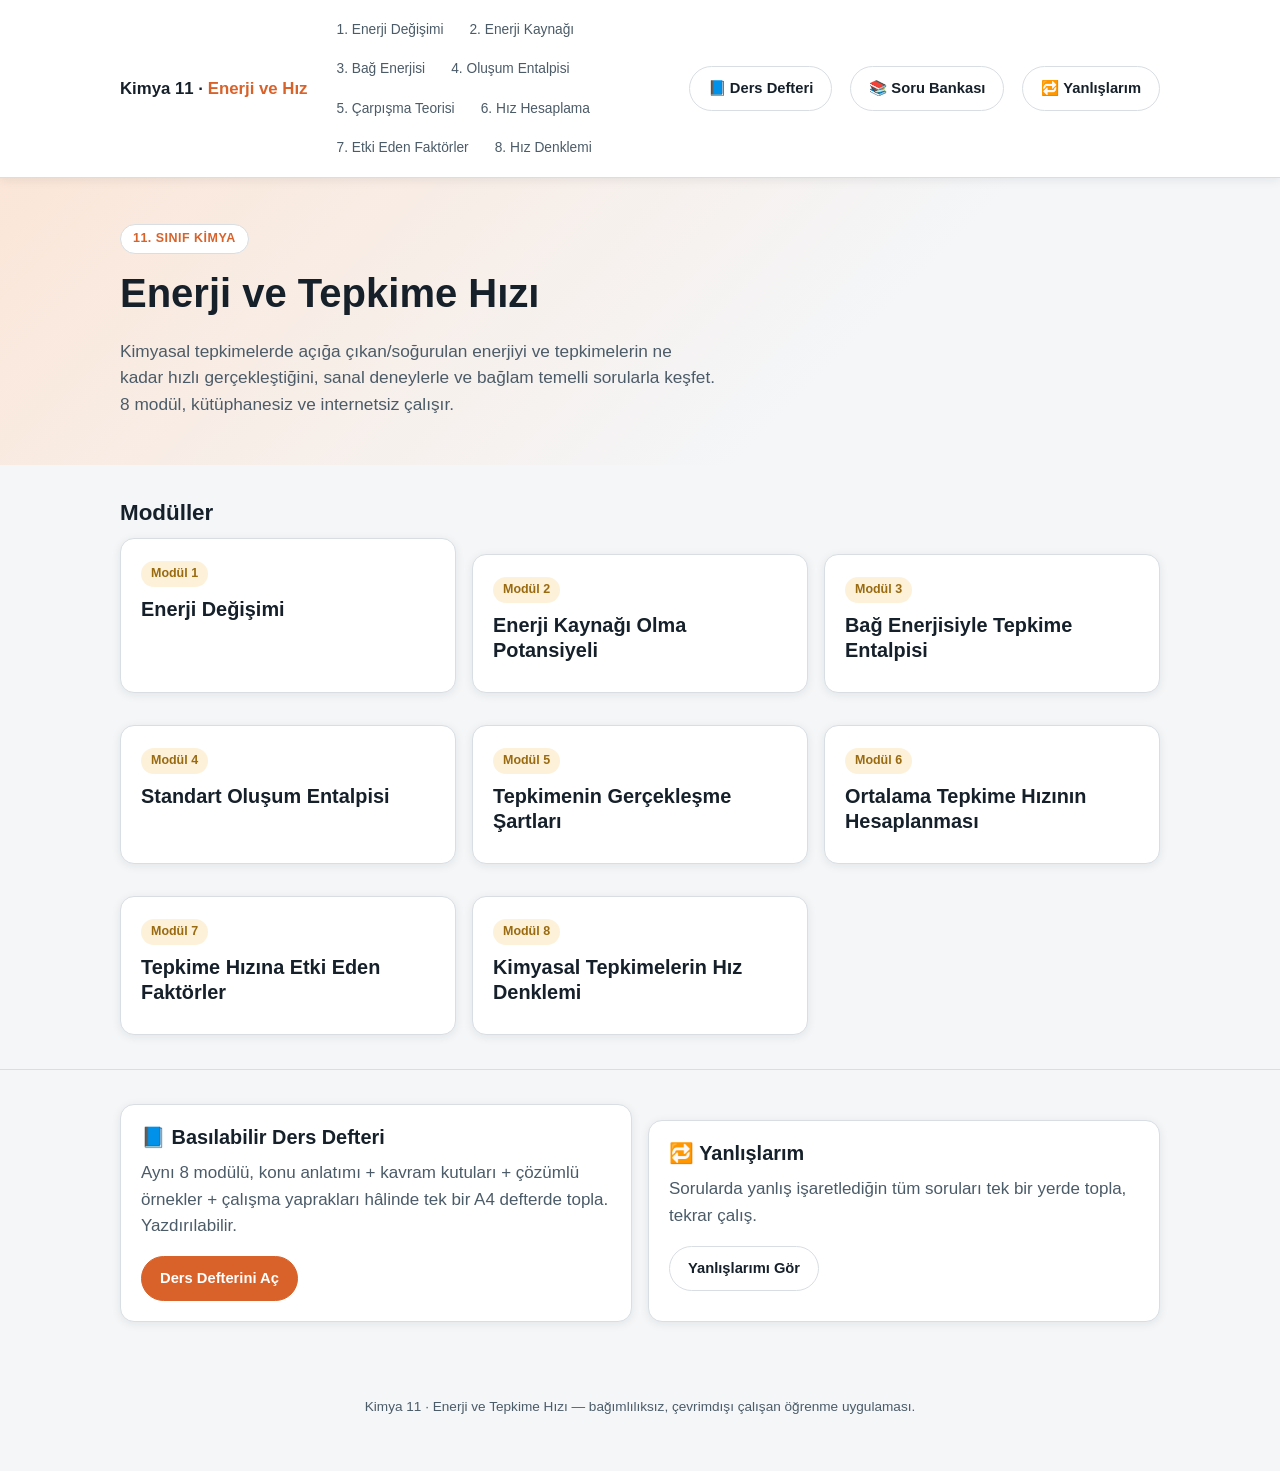
<file: index.html>
<!DOCTYPE html>
<html lang="tr">
<head>
<meta charset="UTF-8">
<meta name="viewport" content="width=device-width, initial-scale=1.0">
<title>Kimya 11 · Enerji ve Tepkime Hızı</title>
<link rel="stylesheet" href="assets/css/style.css">
</head>
<body>
<div id="nav-root"></div>

<header class="hero">
  <div class="container">
    <span class="eyebrow">11. Sınıf Kimya</span>
    <h1>Enerji ve Tepkime Hızı</h1>
    <p class="lead">Kimyasal tepkimelerde açığa çıkan/soğurulan enerjiyi ve tepkimelerin ne kadar hızlı gerçekleştiğini,
      sanal deneylerle ve bağlam temelli sorularla keşfet. 8 modül, kütüphanesiz ve internetsiz çalışır.</p>
  </div>
</header>

<section class="block" style="border-top:none">
  <div class="container">
    <h2>Modüller</h2>
    <div id="module-grid" class="grid-3"></div>
  </div>
</section>

<section class="block">
  <div class="container grid-2">
    <div class="card">
      <h3>📘 Basılabilir Ders Defteri</h3>
      <p style="color:var(--ink-soft)">Aynı 8 modülü, konu anlatımı + kavram kutuları + çözümlü örnekler + çalışma
        yaprakları hâlinde tek bir A4 defterde topla. Yazdırılabilir.</p>
      <a href="defter/index.html" class="btn primary">Ders Defterini Aç</a>
    </div>
    <div class="card">
      <h3>🔁 Yanlışlarım</h3>
      <p style="color:var(--ink-soft)">Sorularda yanlış işaretlediğin tüm soruları tek bir yerde topla, tekrar
        çalış.</p>
      <a href="yanlislarim.html" class="btn">Yanlışlarımı Gör</a>
    </div>
  </div>
</section>

<div id="footer-root"></div>

<script src="assets/js/nav.js"></script>
<script src="assets/js/quiz-engine.js"></script>
<script>
  const grid = document.getElementById("module-grid");
  const visited = getVisited();
  LINKS.forEach((l, i) => {
    const done = visited.includes(l.key);
    const card = document.createElement("a");
    card.href = l.href;
    card.className = "card";
    card.style.textDecoration = "none";
    card.style.color = "inherit";
    card.style.display = "block";
    card.innerHTML = `
      <span class="tag ${done ? "rate" : "orta"}">${done ? "✓ Tamamlandı" : "Modül " + (i + 1)}</span>
      <h3 style="margin-top:10px">${l.title}</h3>
    `;
    grid.appendChild(card);
  });
  mountNav(null);
  mountFooter();
</script>
</body>
</html>
</file>
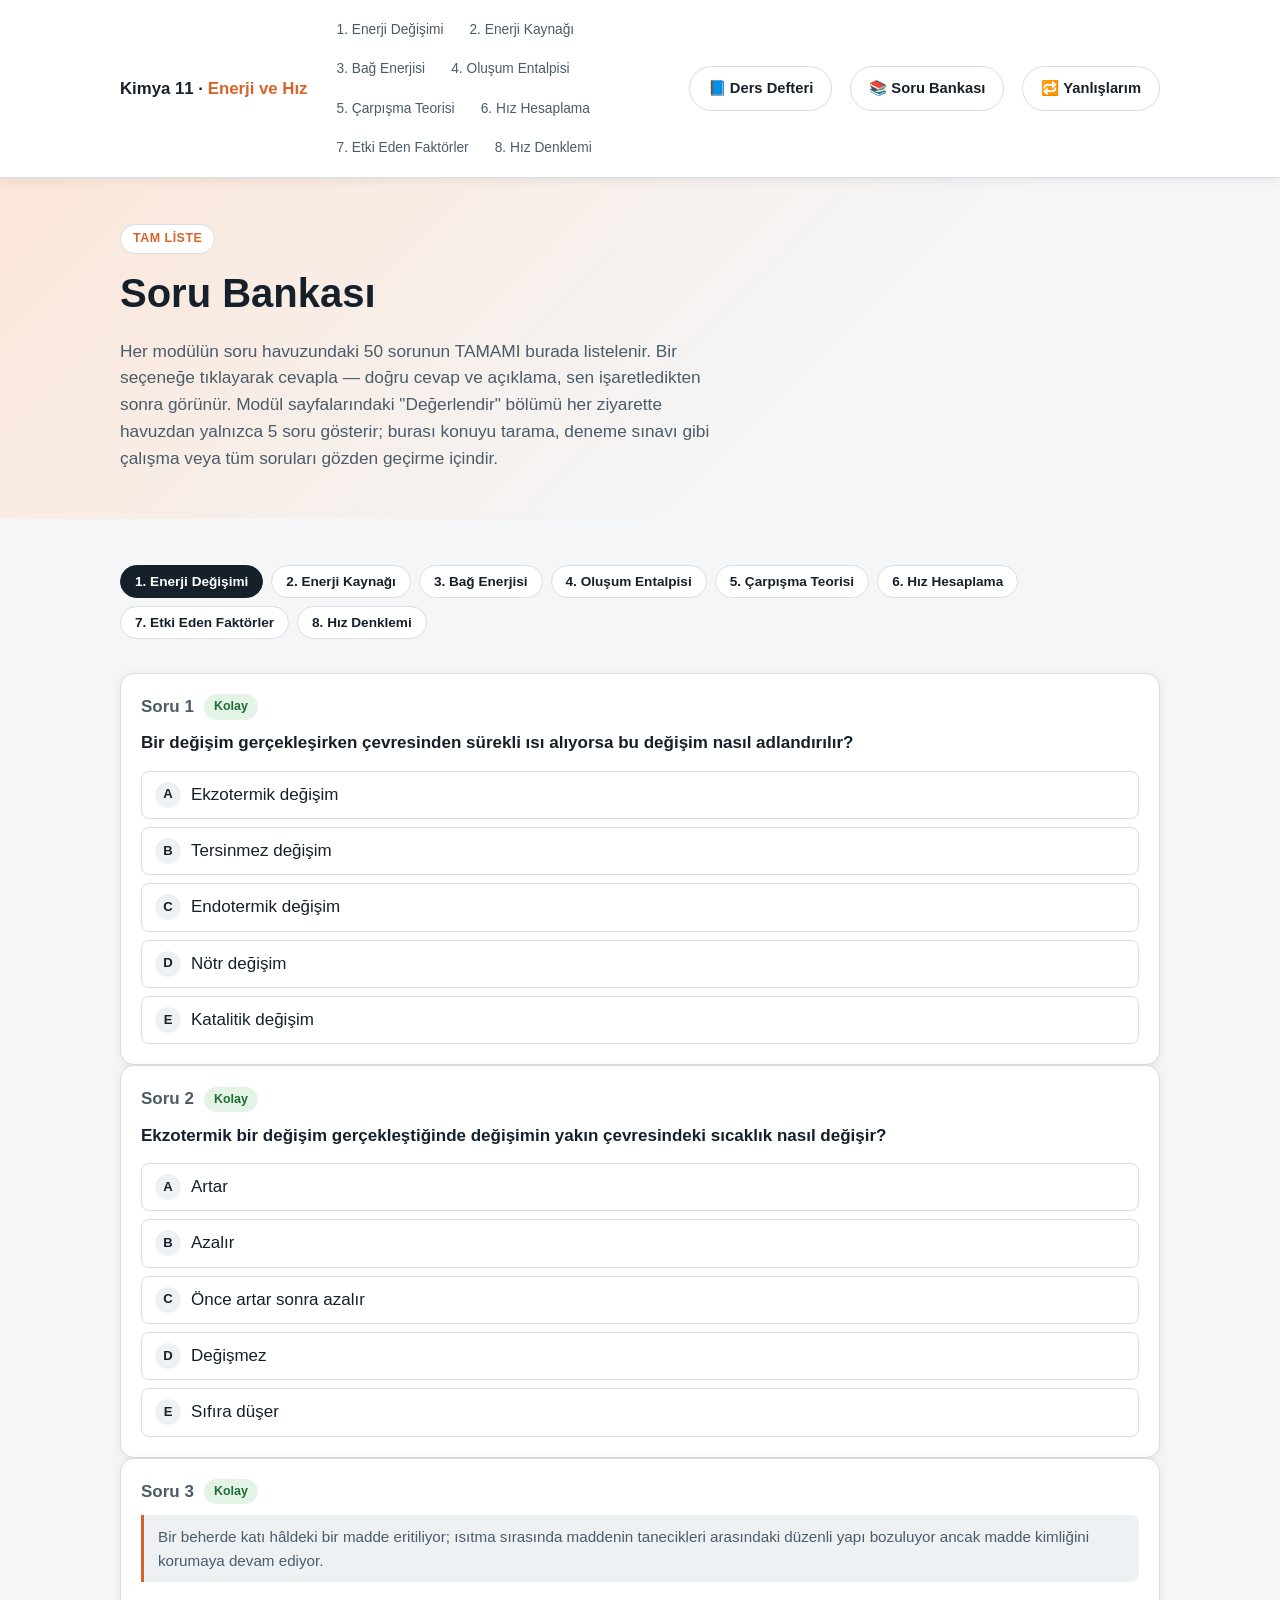
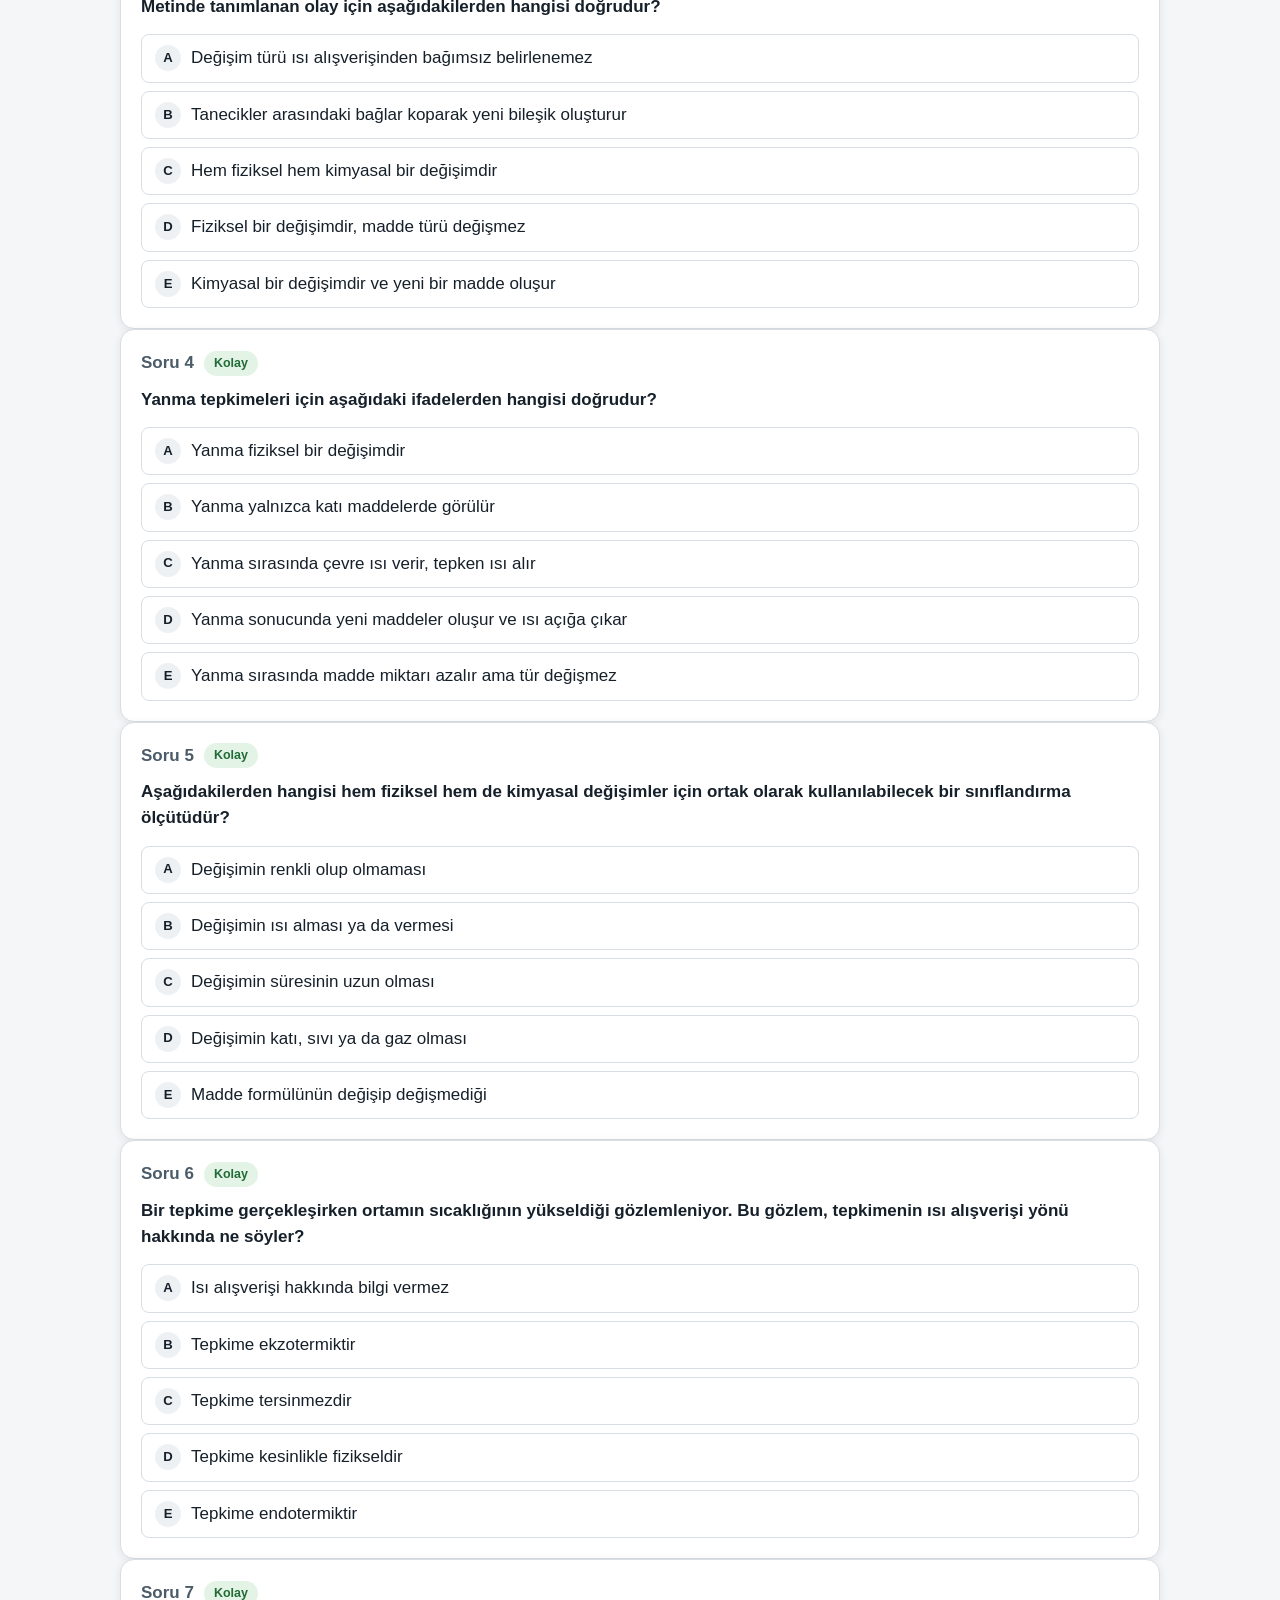
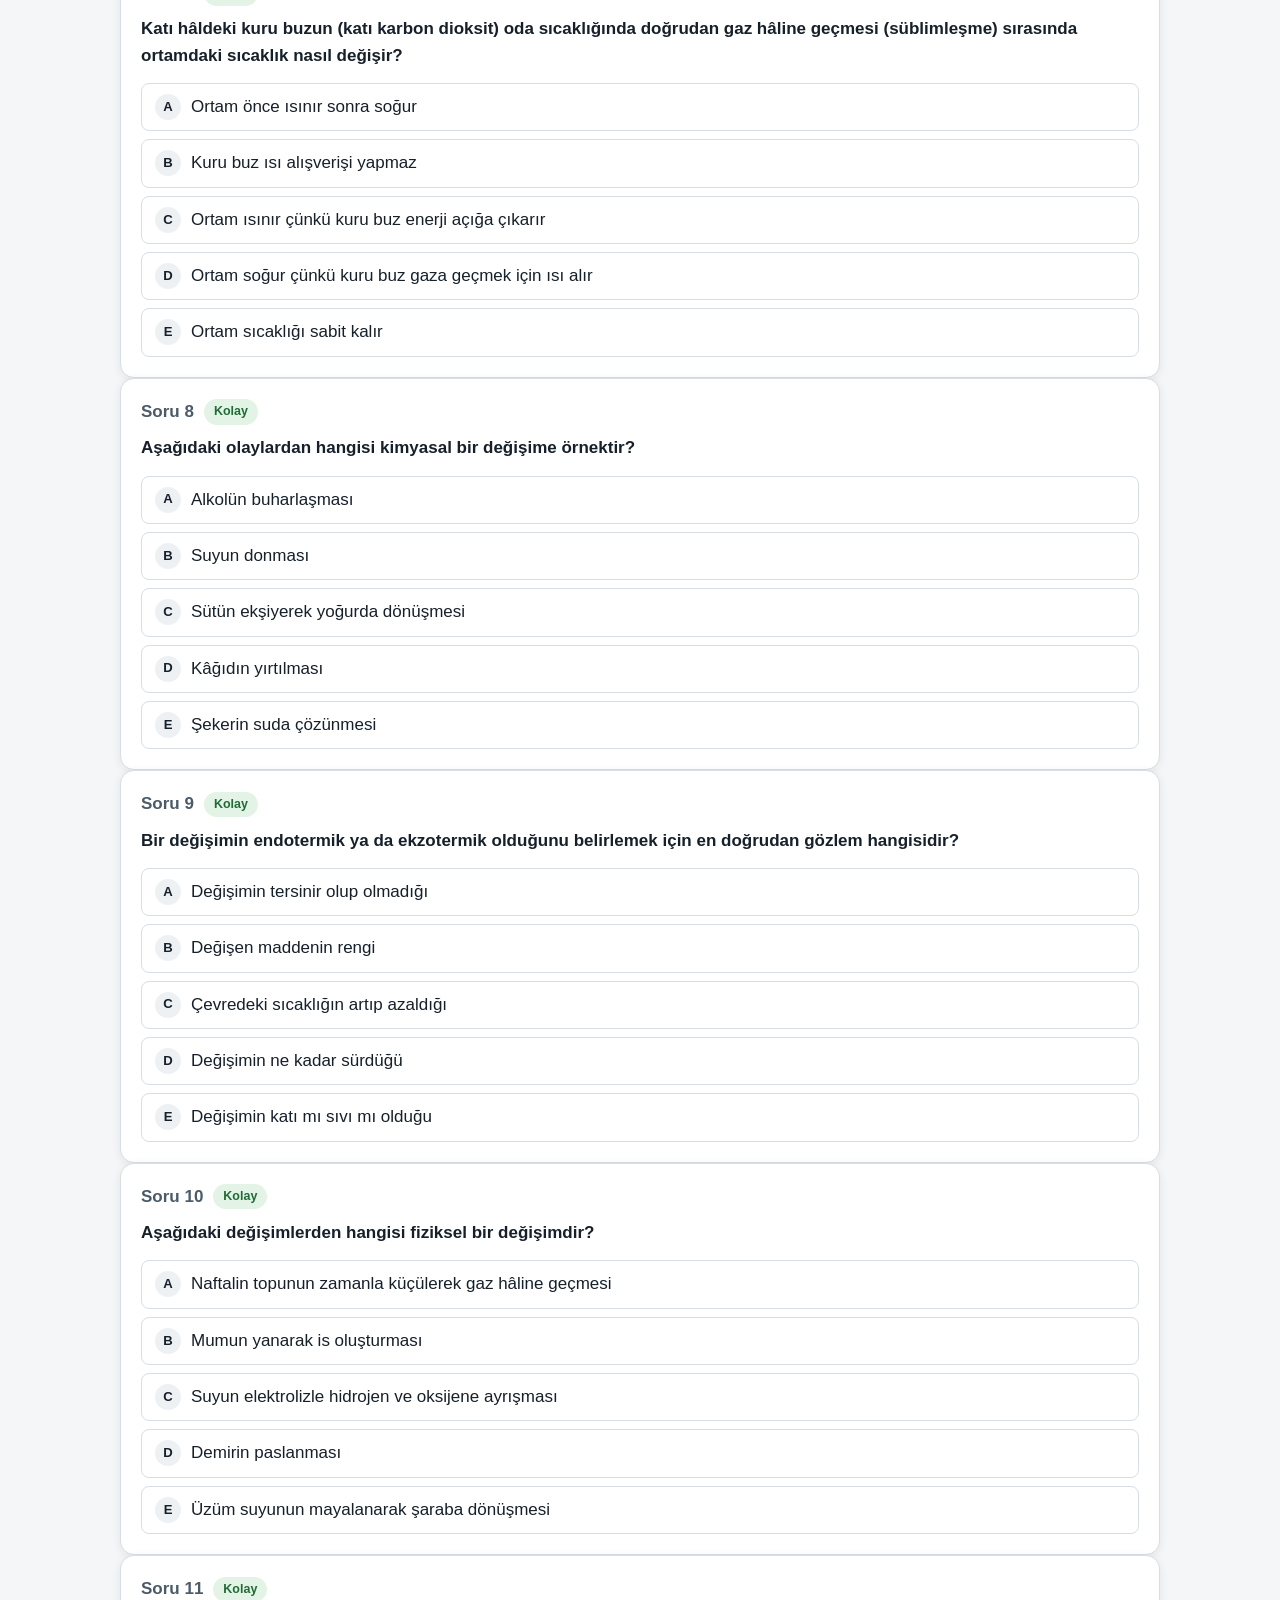
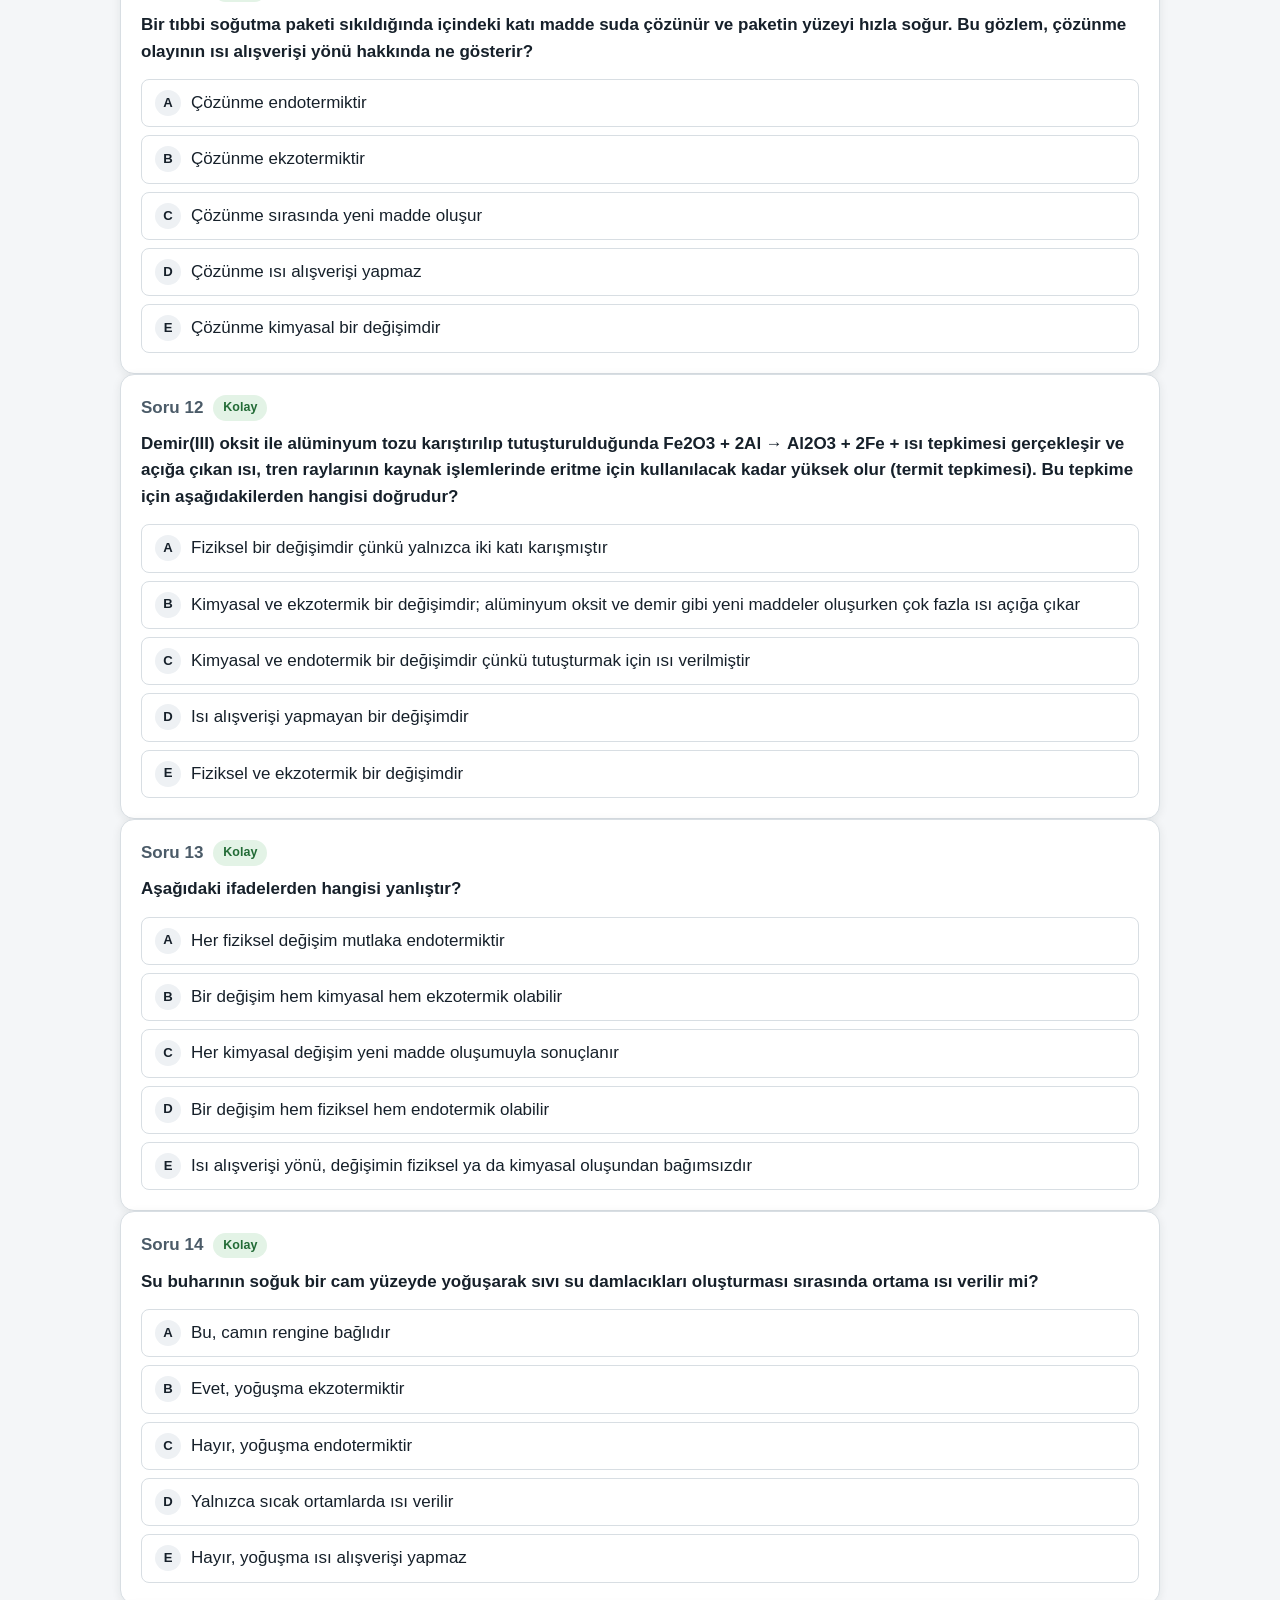
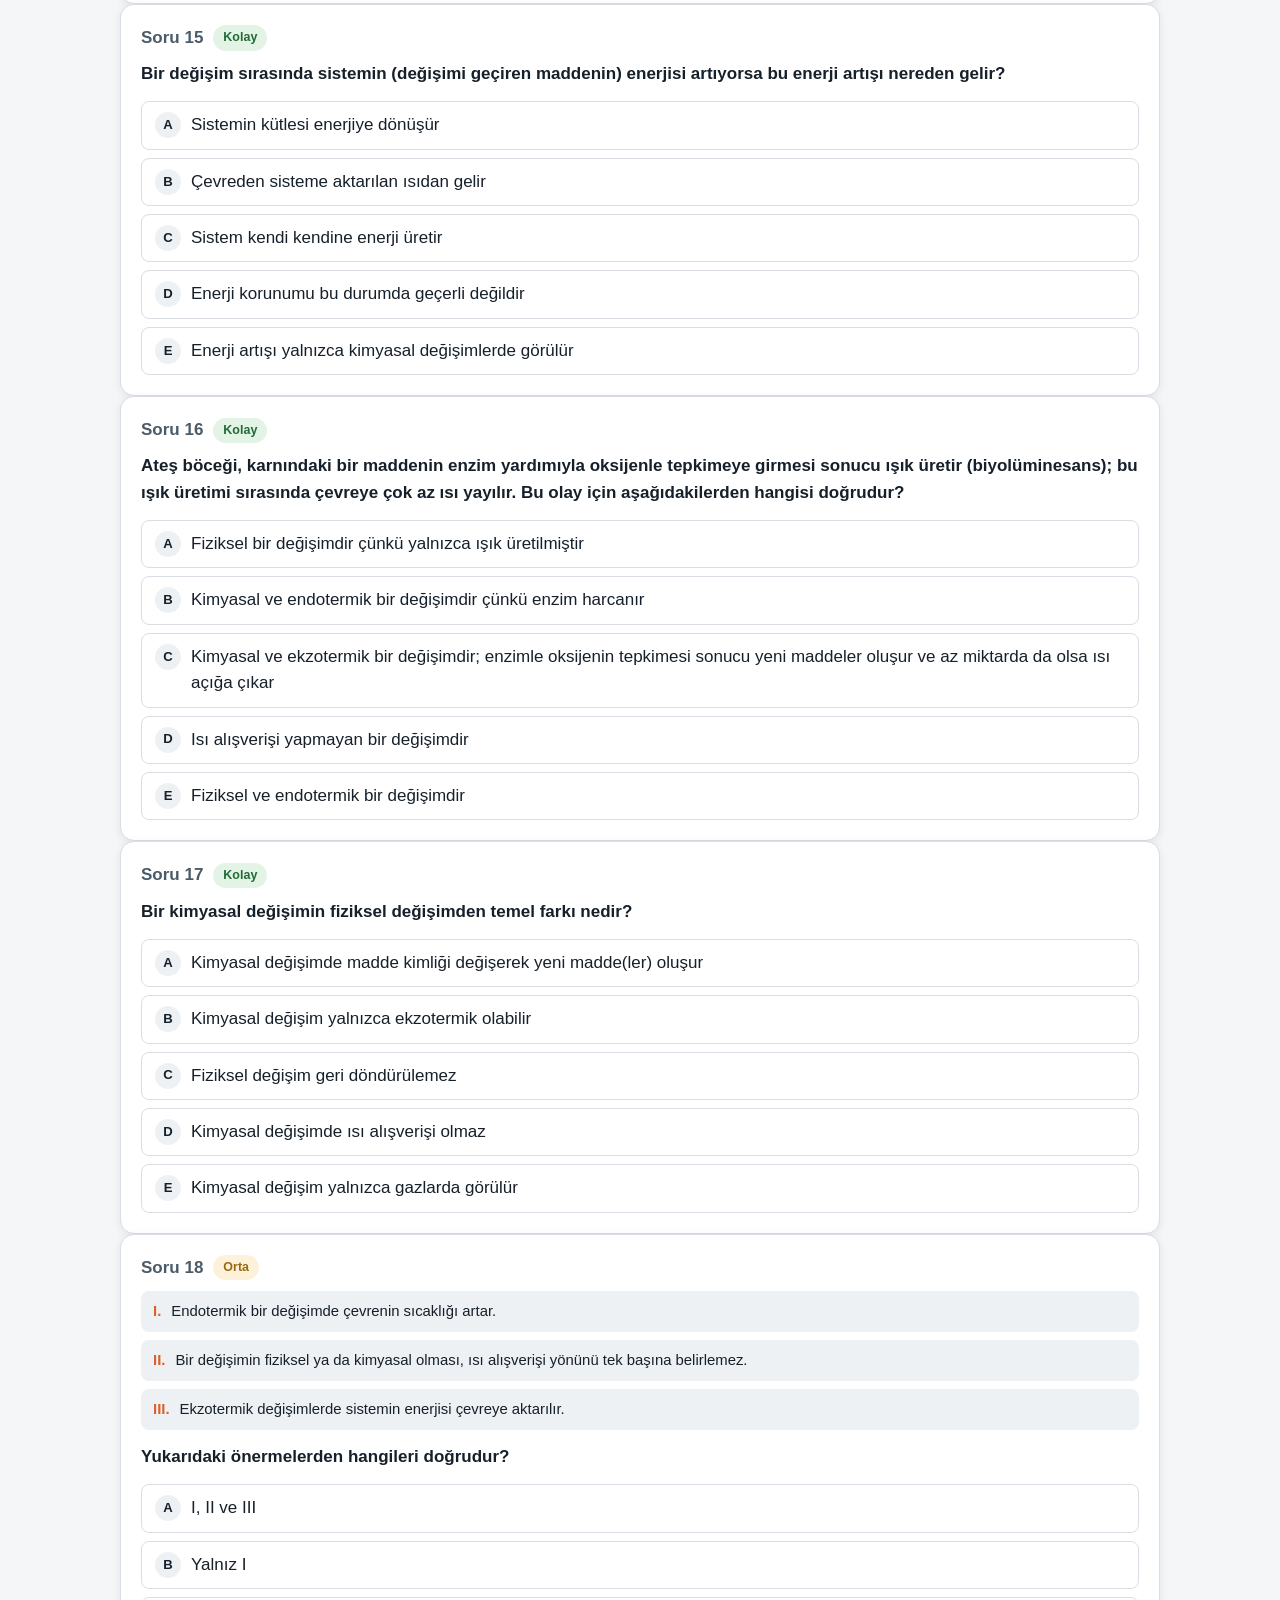
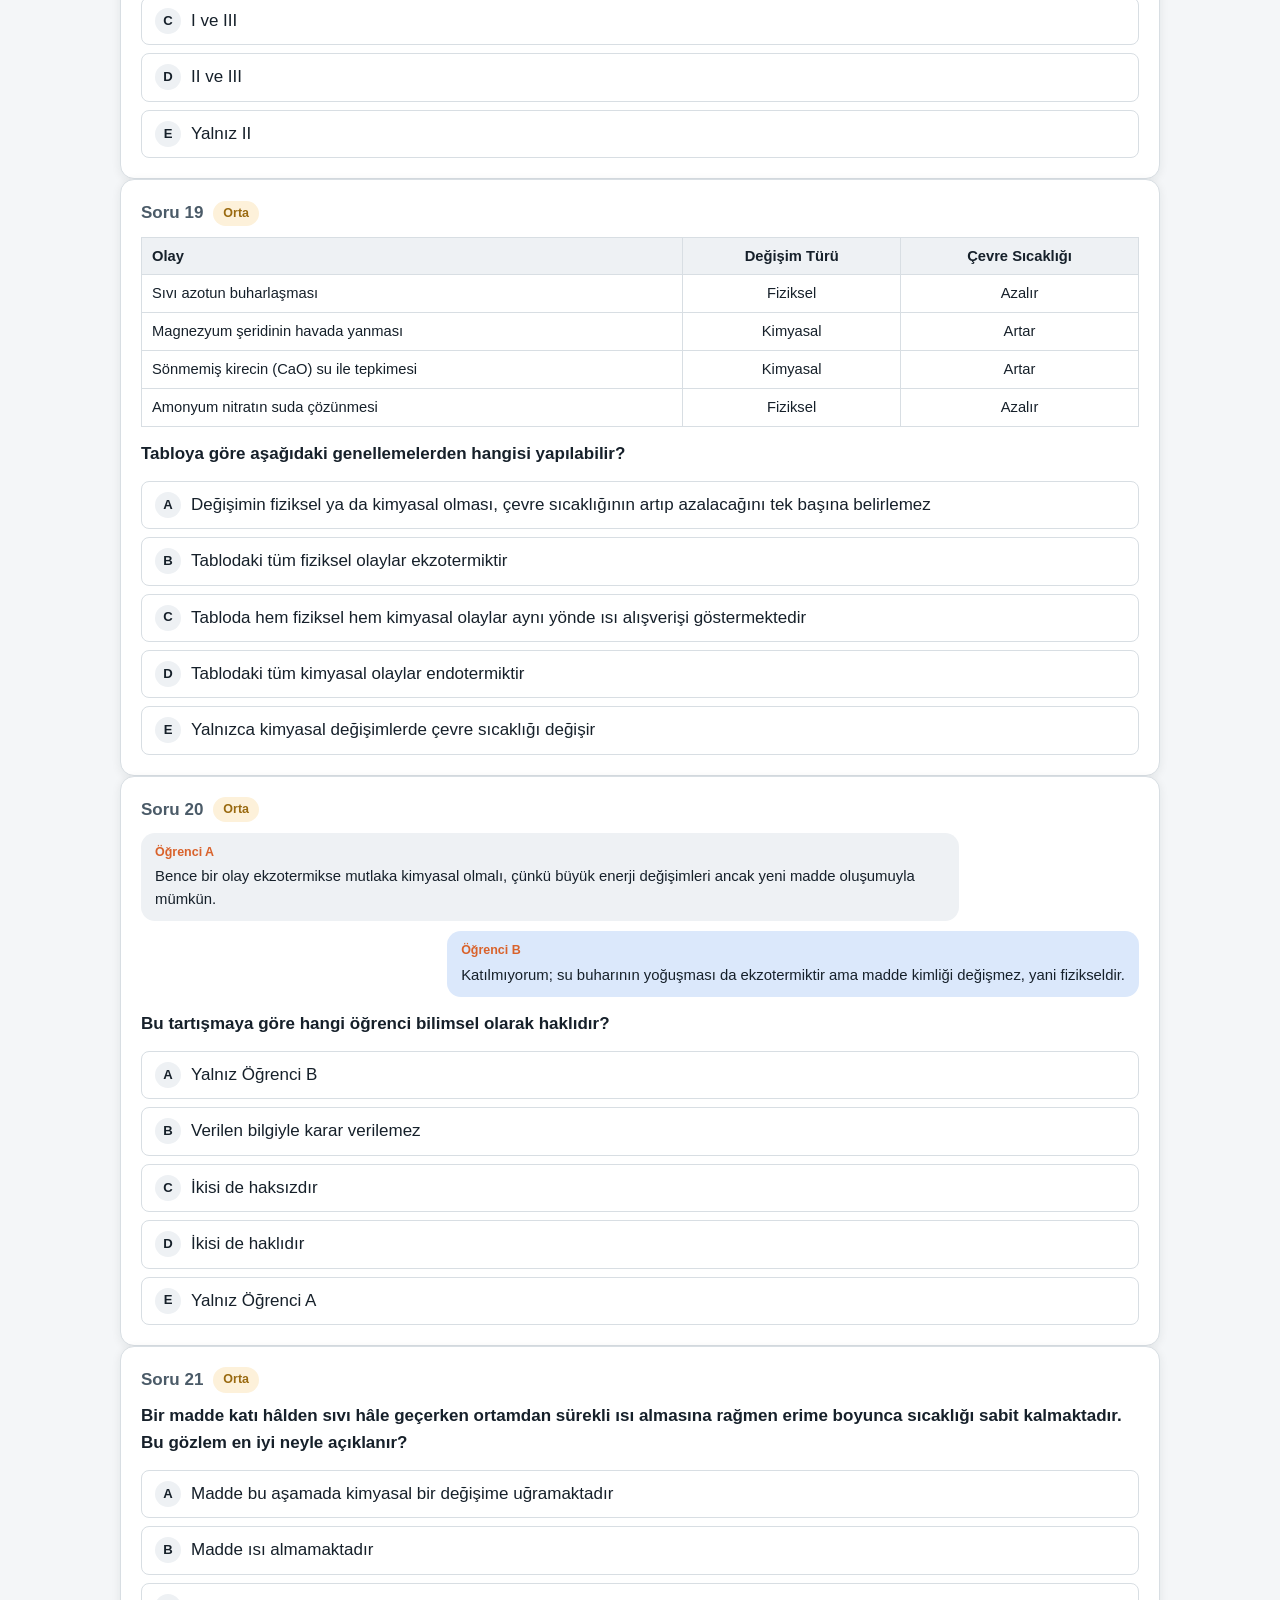
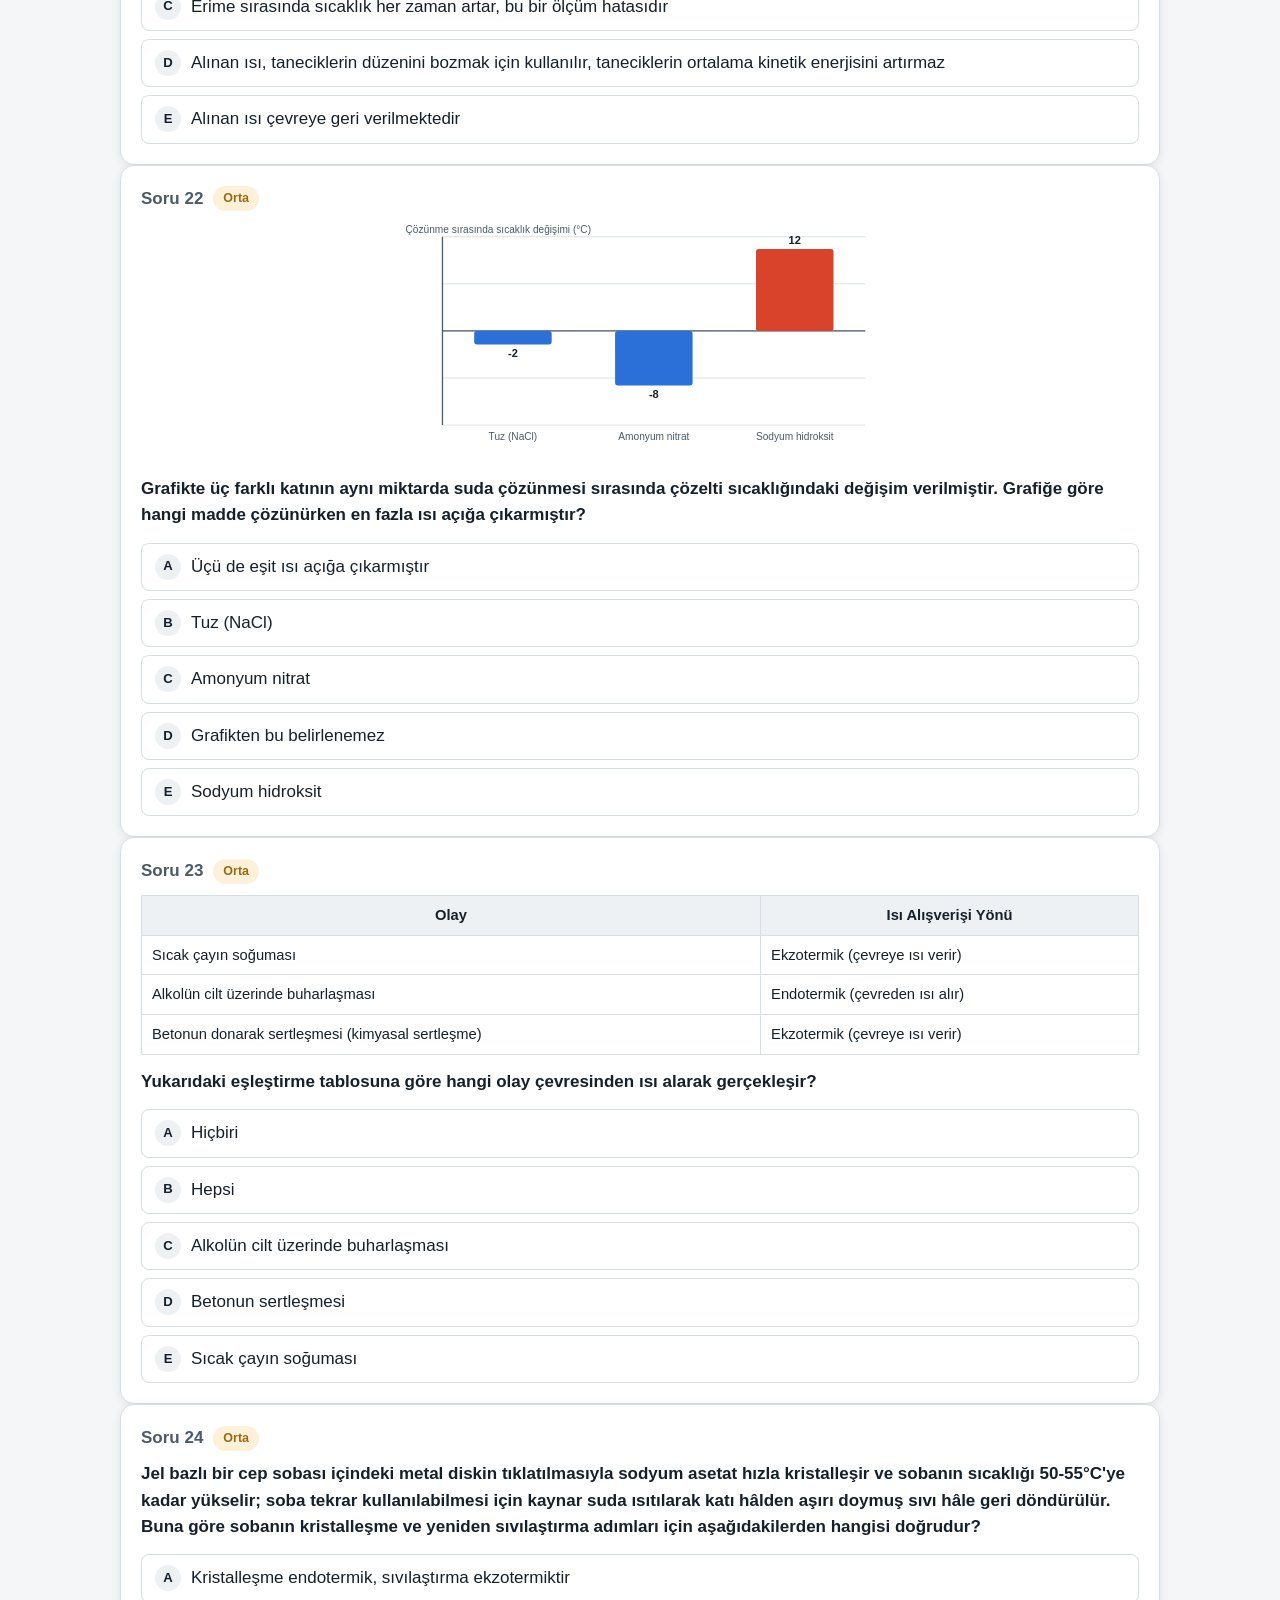
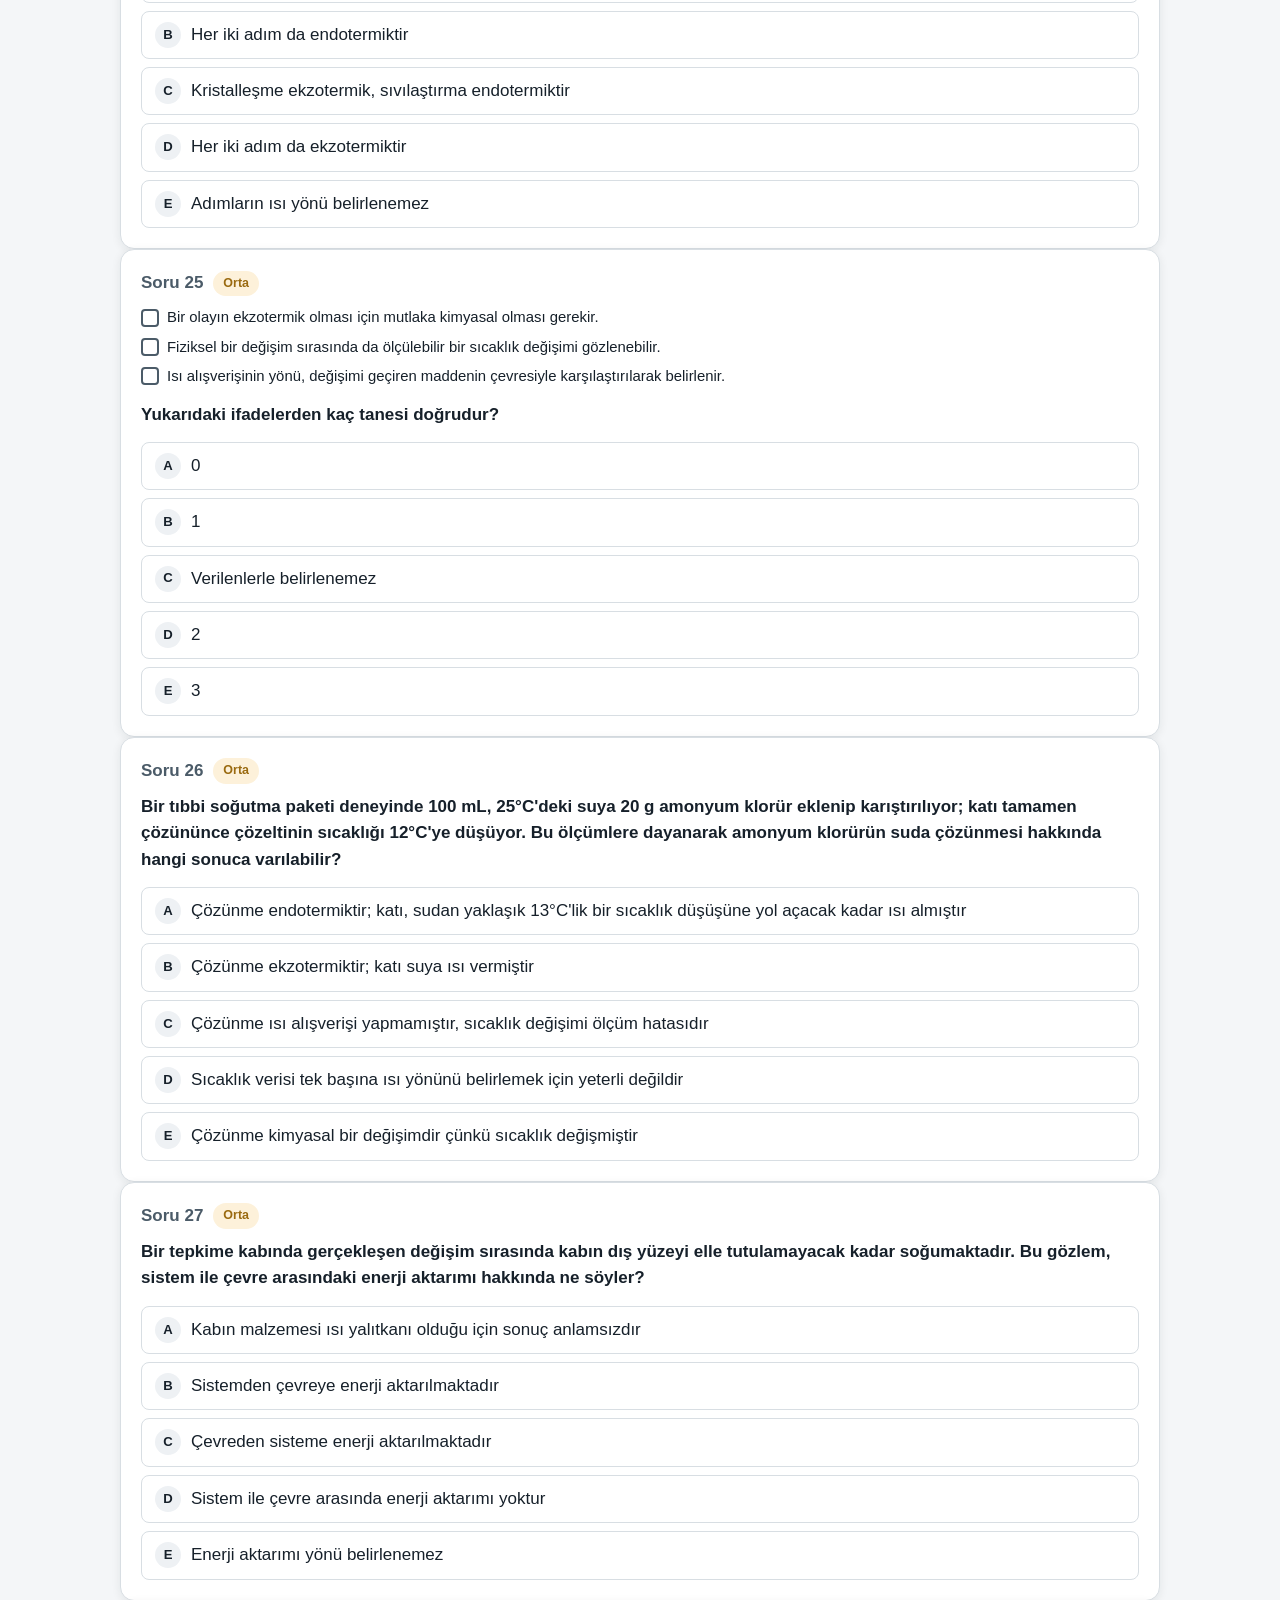
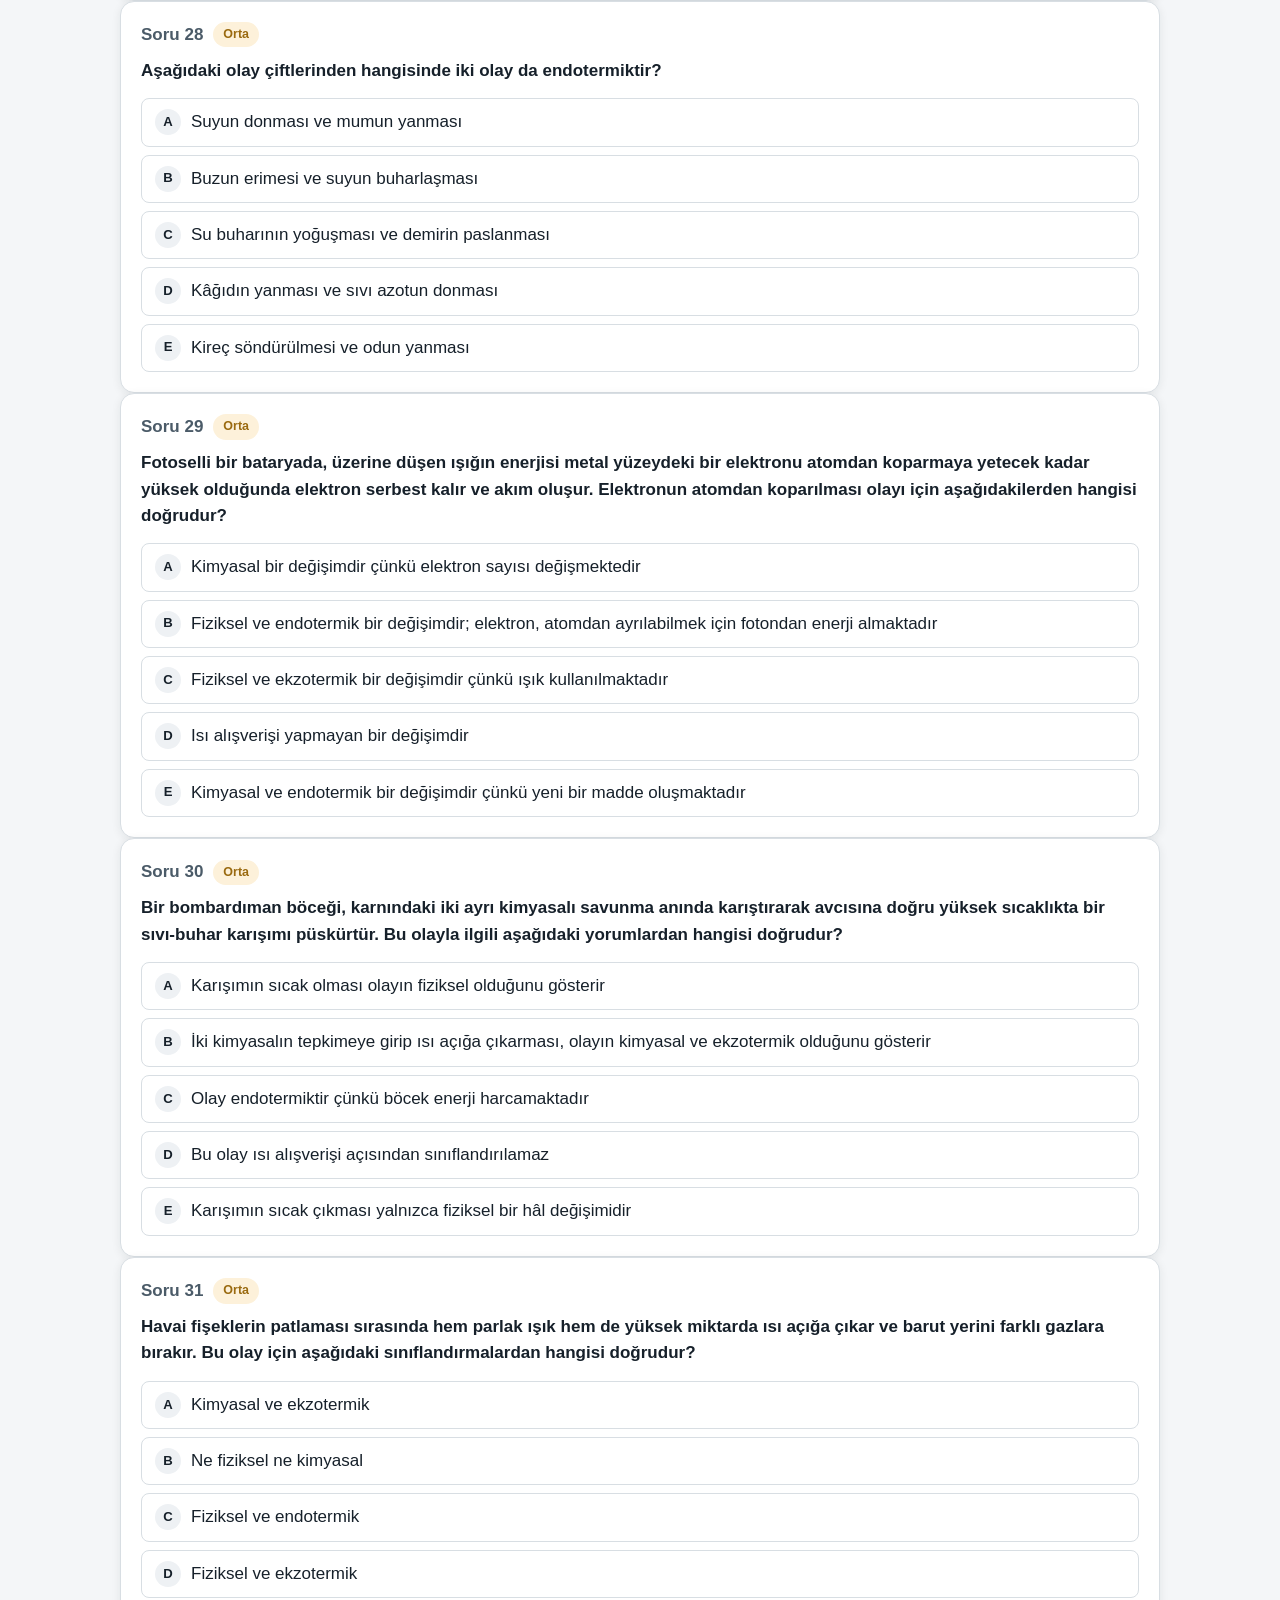
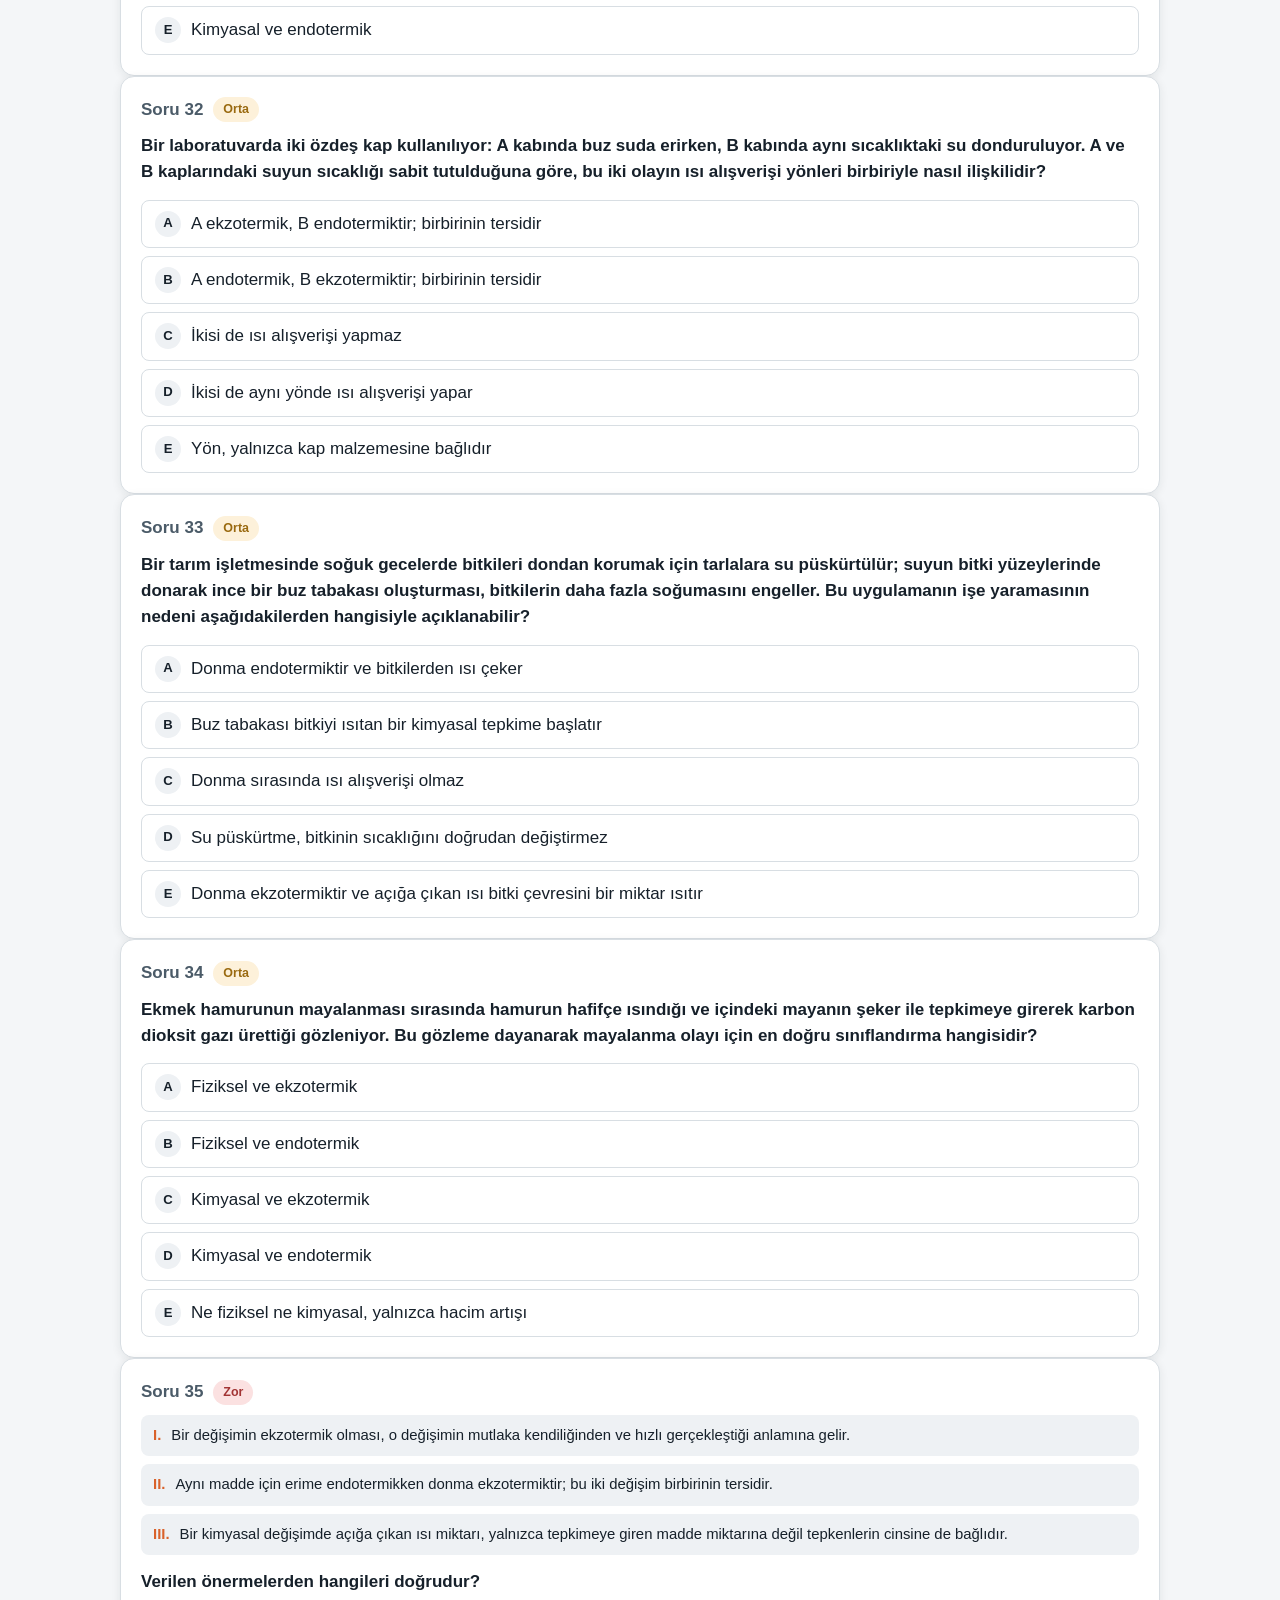
<file: soru-bankasi.html>
<!DOCTYPE html>
<html lang="tr">
<head>
<meta charset="UTF-8">
<meta name="viewport" content="width=device-width, initial-scale=1.0">
<title>Soru Bankası · Kimya 11</title>
<link rel="stylesheet" href="assets/css/style.css">
</head>
<body>
<div id="nav-root"></div>

<header class="hero">
  <div class="container">
    <span class="eyebrow">Tam Liste</span>
    <h1>Soru Bankası</h1>
    <p class="lead">Her modülün soru havuzundaki 50 sorunun TAMAMI burada listelenir. Bir seçeneğe tıklayarak
      cevapla — doğru cevap ve açıklama, sen işaretledikten sonra görünür. Modül sayfalarındaki "Değerlendir"
      bölümü her ziyarette havuzdan yalnızca 5 soru gösterir; burası konuyu tarama, deneme sınavı gibi çalışma
      veya tüm soruları gözden geçirme içindir.</p>
  </div>
</header>

<section class="block" style="border-top:none">
  <div class="container">
    <div class="bank-tabs" id="bank-tabs"></div>
    <div id="bank-host"></div>
  </div>
</section>

<div id="footer-root"></div>

<script src="assets/js/nav.js"></script>
<script src="assets/js/quiz-engine.js"></script>
<script src="assets/js/quiz-data.js"></script>
<script>
  function renderBankCard(q, idx) {
    const card = el("div", { class: "qcard bank-card" });
    const diffTag = el("span", { class: `tag ${q.difficulty}` }, q.difficulty === "kolay" ? "Kolay" : q.difficulty === "orta" ? "Orta" : "Zor");
    card.appendChild(el("div", { class: "qcard-head" }, [el("span", { class: "qno" }, `Soru ${idx + 1}`), diffTag]));

    if (q.context) card.appendChild(el("div", { class: "context" }, q.context));

    for (const [field, fn] of Object.entries(RENDERERS)) {
      if (q[field]) card.appendChild(fn(q[field]));
    }

    card.appendChild(el("div", { class: "qtext" }, q.text));

    const exp = el("div", { class: "explain" }, [el("b", {}, "Açıklama: "), el("span", {}, q.explain)]);
    const opts = el("div", { class: "options" });
    q.options.forEach((optText, i) => {
      const row = el("div", { class: "opt" }, [el("span", { class: "letter" }, LETTERS[i]), el("span", {}, optText)]);
      row.addEventListener("click", () => {
        if (row.dataset.locked) return;
        [...opts.children].forEach((c) => (c.dataset.locked = "1"));
        [...opts.children][q.correct].classList.add("correct");
        if (i !== q.correct) row.classList.add("wrong");
        [...opts.children].forEach((c) => c.classList.add("disabled"));
        exp.classList.add("show");
      });
      opts.appendChild(row);
    });
    card.appendChild(opts);
    card.appendChild(exp);
    return card;
  }

  function renderBank(moduleKey) {
    const host = document.getElementById("bank-host");
    host.innerHTML = "";
    const questions = QUIZ[moduleKey] || [];
    const wrap = el("div");
    questions.forEach((q, idx) => wrap.appendChild(renderBankCard(q, idx)));
    host.appendChild(wrap);
  }

  function buildTabs() {
    const tabsHost = document.getElementById("bank-tabs");
    LINKS.forEach((link, i) => {
      const btn = el("button", { class: "btn bank-tab" + (i === 0 ? " active" : ""), "data-key": link.key }, link.short);
      btn.addEventListener("click", () => {
        [...tabsHost.children].forEach((b) => b.classList.remove("active"));
        btn.classList.add("active");
        renderBank(link.key);
        window.scrollTo({ top: document.getElementById("bank-host").offsetTop - 90, behavior: "smooth" });
      });
      tabsHost.appendChild(btn);
    });
  }

  buildTabs();
  renderBank(LINKS[0].key);
  mountNav(null);
  mountFooter();
</script>
</body>
</html>
</file>
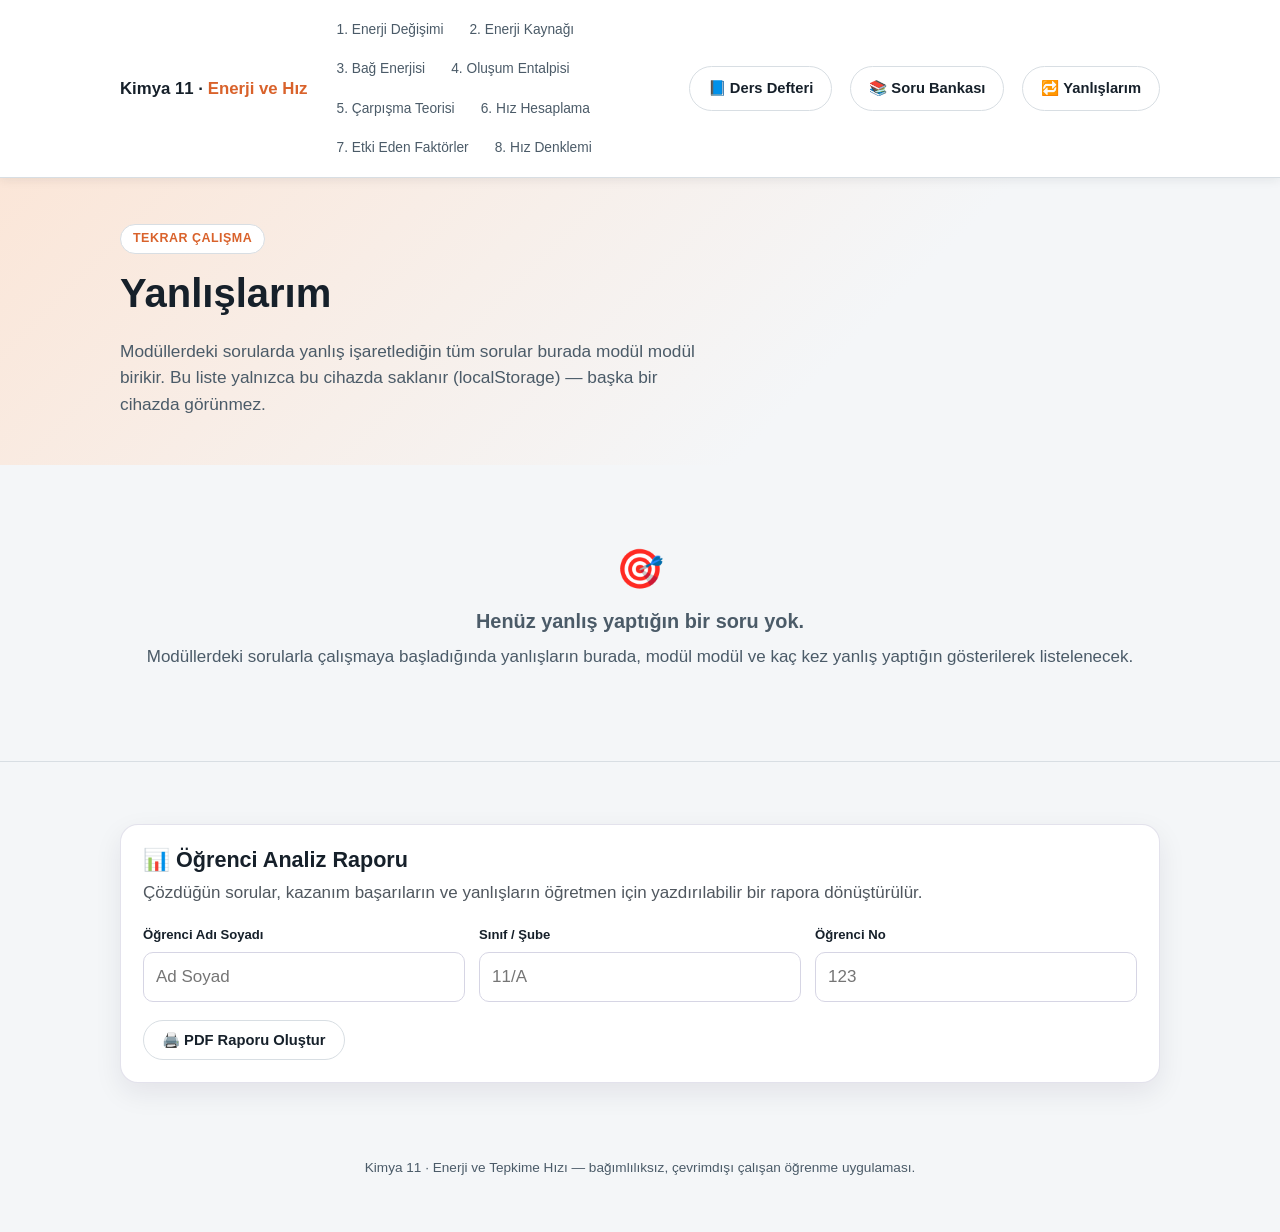
<file: yanlislarim.html>
<!DOCTYPE html>
<html lang="tr">
<head>
<meta charset="UTF-8">
<meta name="viewport" content="width=device-width, initial-scale=1.0">
<title>Yanlışlarım · Kimya 11</title>
<link rel="stylesheet" href="assets/css/style.css">
</head>
<body>
<div id="nav-root"></div>

<header class="hero">
  <div class="container">
    <span class="eyebrow">Tekrar Çalışma</span>
    <h1>Yanlışlarım</h1>
    <p class="lead">Modüllerdeki sorularda yanlış işaretlediğin tüm sorular burada modül modül birikir. Bu liste
      yalnızca bu cihazda saklanır (localStorage) — başka bir cihazda görünmez.</p>
  </div>
</header>

<section class="block" style="border-top:none">
  <div class="container">
    <div id="wrong-host"></div>
  </div>
</section>

<section class="block">
  <div class="container">
    <section class="student-report-panel">
      <div class="student-report-head">
        <h2>📊 Öğrenci Analiz Raporu</h2>
        <p>Çözdüğün sorular, kazanım başarıların ve yanlışların öğretmen için yazdırılabilir bir rapora dönüştürülür.</p>
      </div>

      <div class="student-report-form">
        <div class="report-field">
          <label for="reportStudentName">Öğrenci Adı Soyadı</label>
          <input id="reportStudentName" type="text" placeholder="Ad Soyad">
        </div>
        <div class="report-field">
          <label for="reportStudentClass">Sınıf / Şube</label>
          <input id="reportStudentClass" type="text" placeholder="11/A">
        </div>
        <div class="report-field">
          <label for="reportStudentNo">Öğrenci No</label>
          <input id="reportStudentNo" type="text" placeholder="123">
        </div>
      </div>

      <button id="createPdfReportBtn" class="btn pdf-report-btn" type="button">🖨️ PDF Raporu Oluştur</button>
    </section>
  </div>
</section>

<!-- Yazdırılırken kullanılacak gizli alan -->
<div id="studentPrintReport" class="student-print-report"></div>

<div id="footer-root"></div>

<script src="assets/js/nav.js"></script>
<script src="assets/js/quiz-engine.js"></script>
<script src="assets/js/report.js"></script>
<script>
  function renderWrongQuestions() {
    const host = document.getElementById("wrong-host");
    const errors = readErrors();
    const moduleKeys = Object.keys(errors).filter((k) => Object.keys(errors[k] || {}).length > 0);

    if (moduleKeys.length === 0) {
      host.appendChild(
        el2("div", { class: "wrong-empty" }, [
          el2("div", { class: "wrong-empty-icon" }, "🎯"),
          el2("h3", {}, "Henüz yanlış yaptığın bir soru yok."),
          el2("p", {}, "Modüllerdeki sorularla çalışmaya başladığında yanlışların burada, modül modül ve kaç kez yanlış yaptığın gösterilerek listelenecek."),
        ])
      );
      return;
    }

    const moduleNames = Object.fromEntries(LINKS.map((l) => [l.key, l.title]));
    let totalWrong = 0;

    const clearBtn = el2("button", { class: "btn", style: "margin-bottom:16px" }, "Listeyi Temizle");
    clearBtn.addEventListener("click", () => {
      localStorage.removeItem("khiz_errors");
      location.reload();
    });
    host.appendChild(clearBtn);

    LINKS.forEach((link) => {
      const moduleErrors = errors[link.key];
      if (!moduleErrors) return;
      const items = Object.values(moduleErrors).sort((a, b) => a.questionIndex - b.questionIndex);
      if (items.length === 0) return;
      totalWrong += items.length;

      const box = el2("section", { class: "wrong-module" });
      box.appendChild(
        el2("div", { class: "wrong-module-title" }, [
          el2("span", {}, moduleNames[link.key] || link.key),
          el2("span", { class: "wrong-count" }, `${items.length} soru`),
        ])
      );

      items.forEach((item) => {
        const card = el2("article", { class: "wrong-question-card" });
        card.appendChild(el2("div", { class: "wrong-question-number" }, `SORU ${item.questionIndex + 1}`));
        if (item.context) card.appendChild(el2("div", { class: "wrong-question-context" }, item.context));
        card.appendChild(el2("div", { class: "wrong-question-text" }, item.text));
        card.appendChild(el2("div", { class: "wrong-question-answer" }, [el2("strong", {}, `Doğru cevap: ${String.fromCharCode(65 + item.correct)}) ${item.options[item.correct] || ""}`)]));
        card.appendChild(el2("div", { class: "wrong-question-explain" }, item.explain));
        card.appendChild(el2("div", { class: "wrong-question-meta" }, [el2("span", {}, "Bu soruyu "), el2("strong", {}, String(item.wrongCount)), el2("span", {}, " kez yanlış yaptın.")]));
        box.appendChild(card);
      });

      host.appendChild(box);
    });

    const info = el2("div", { class: "wrong-summary" }, [
      el2("div", { class: "wrong-summary-title" }, "🧠 Yanlışlarımdan Öğreniyorum"),
      el2("div", {}, [el2("span", {}, "Şu anda "), el2("strong", {}, String(totalWrong)), el2("span", {}, " soruyu tekrar çalışman gerekiyor.")]),
    ]);
    host.insertBefore(info, host.firstChild);
  }

  renderWrongQuestions();
  mountNav(null);
  mountFooter();
</script>
</body>
</html>
</file>
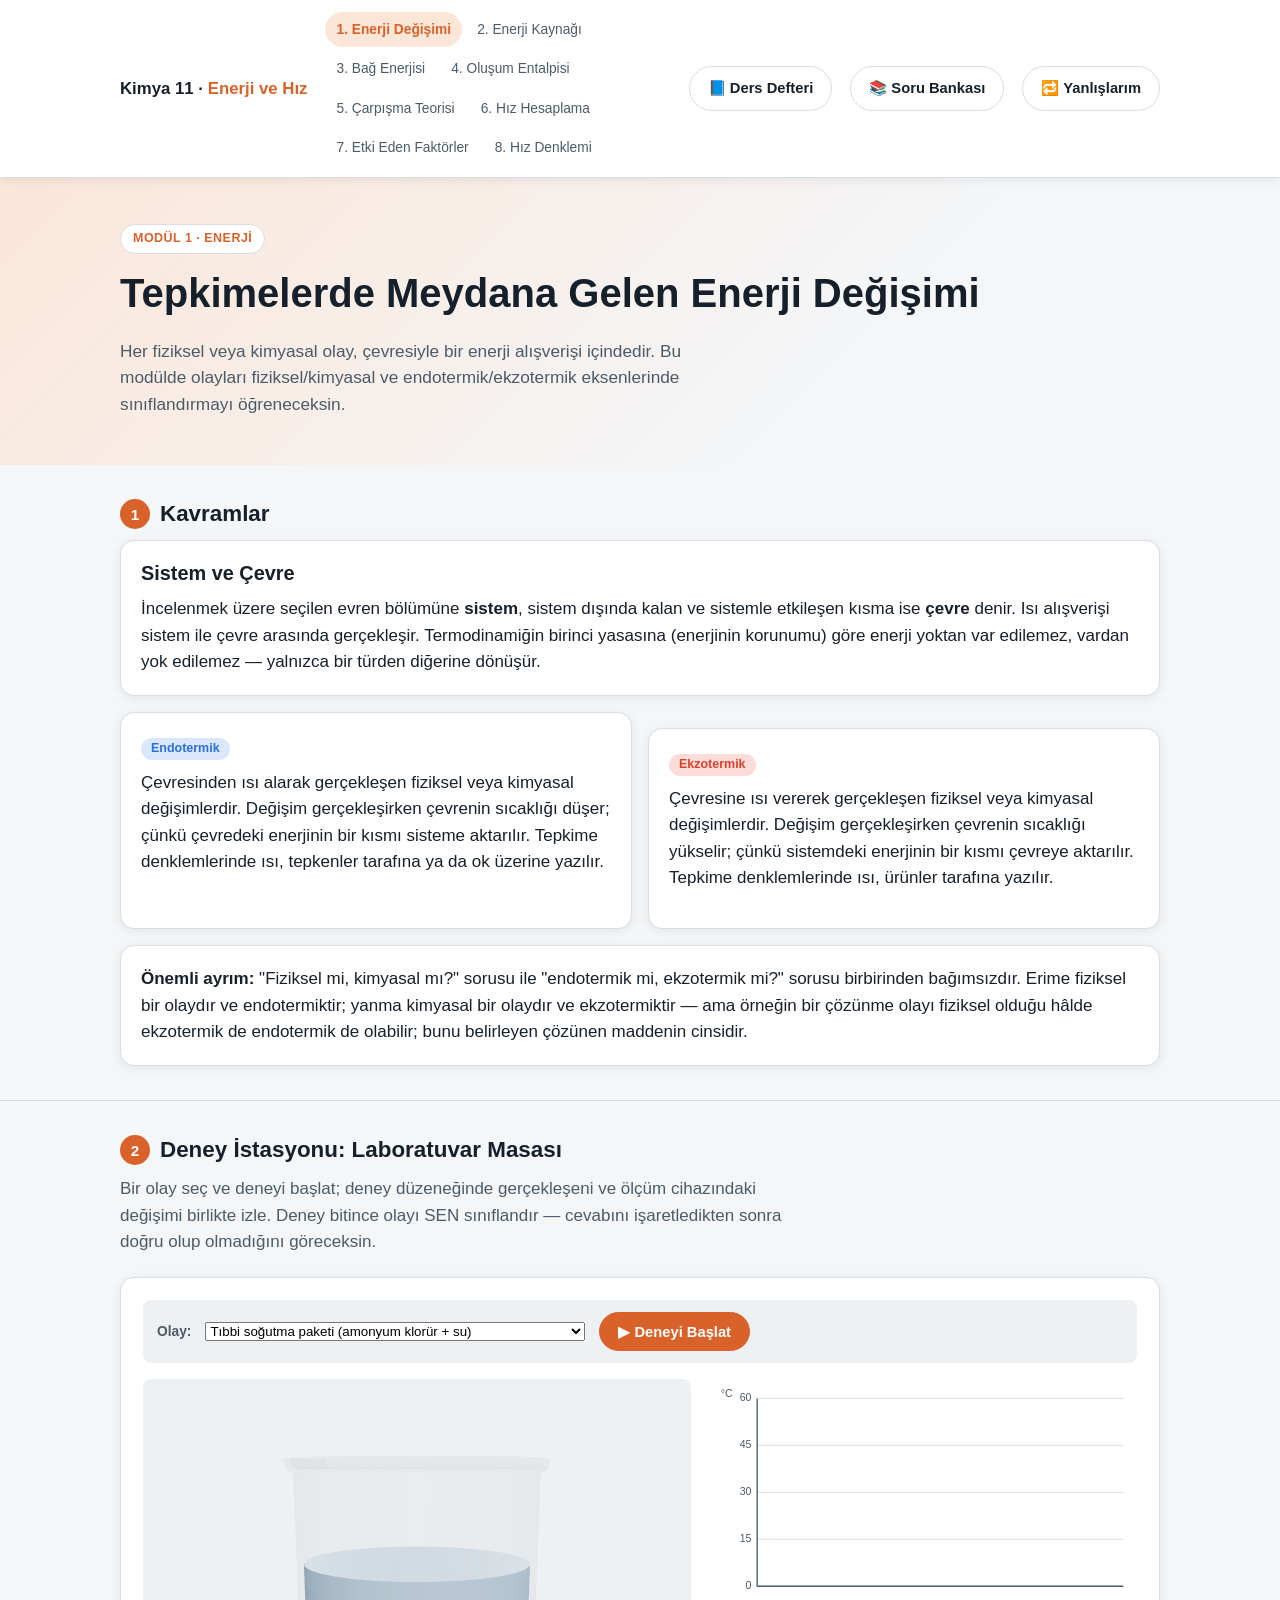
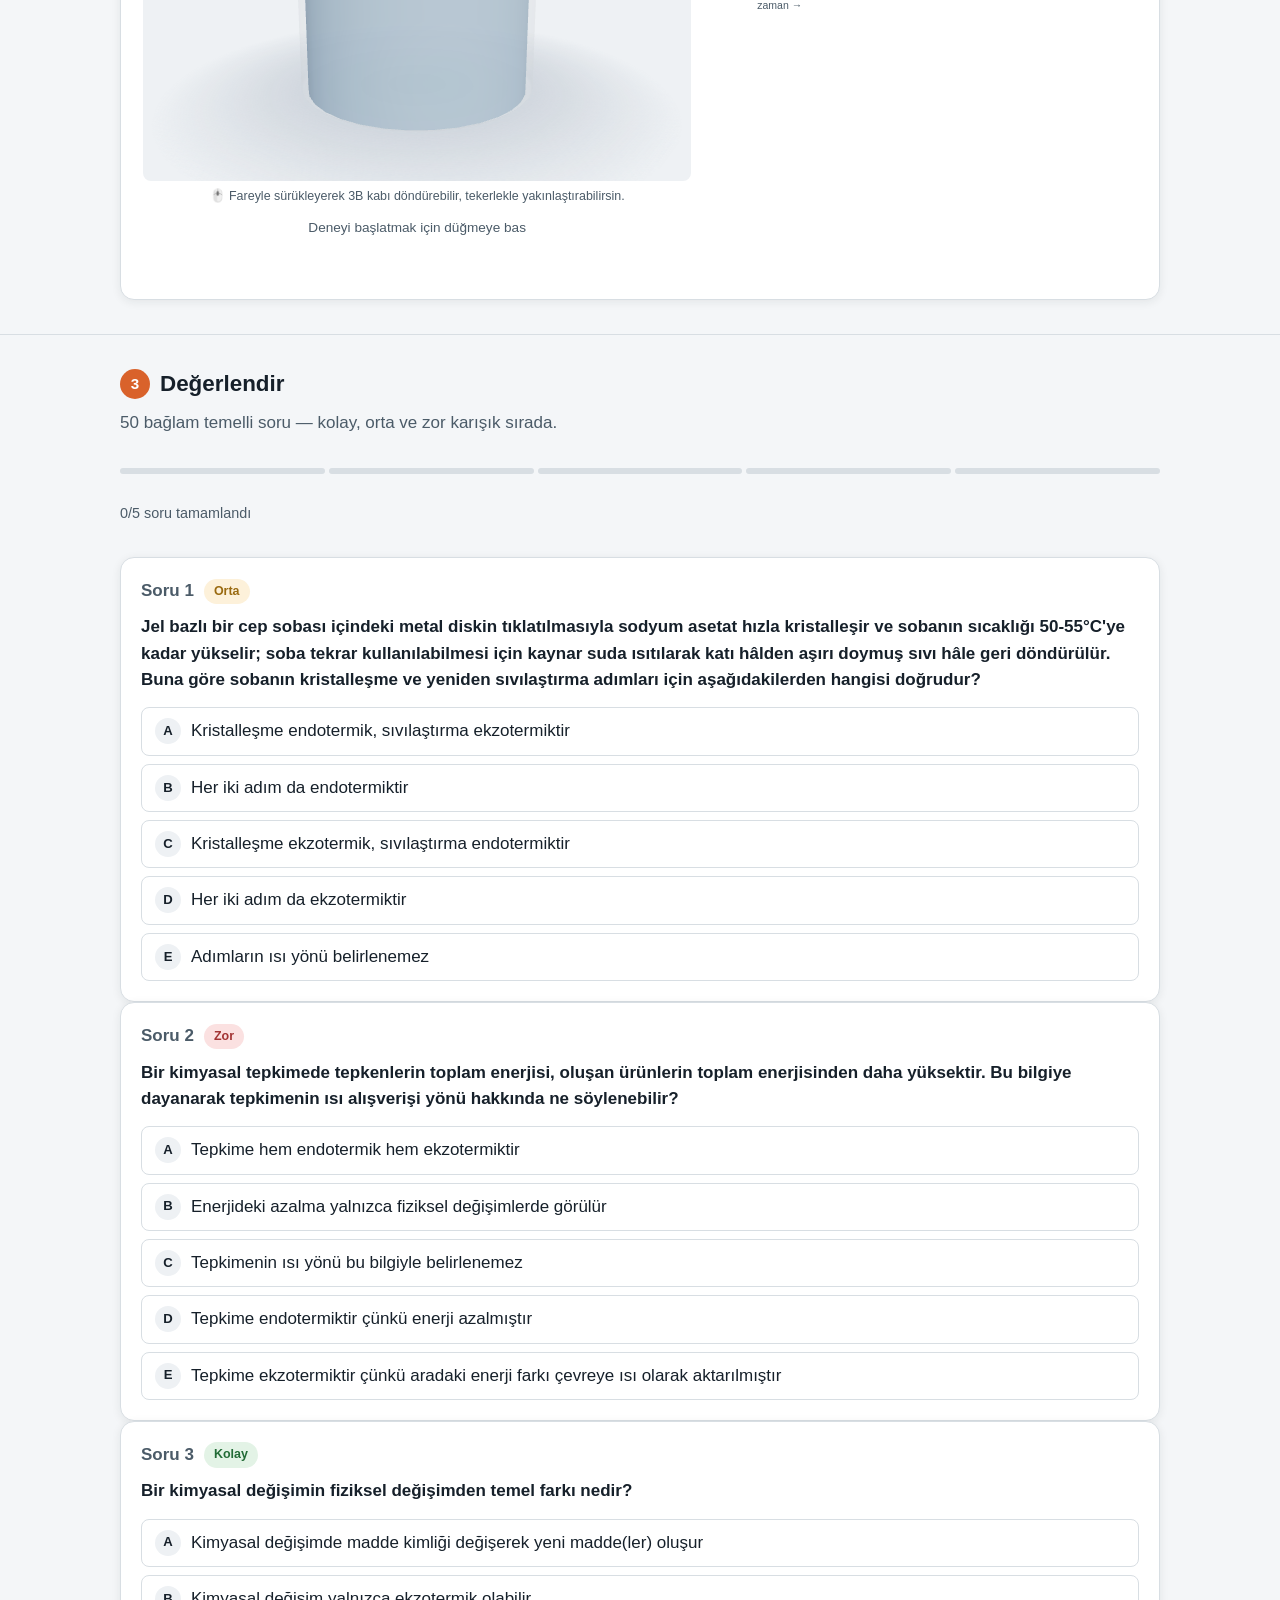
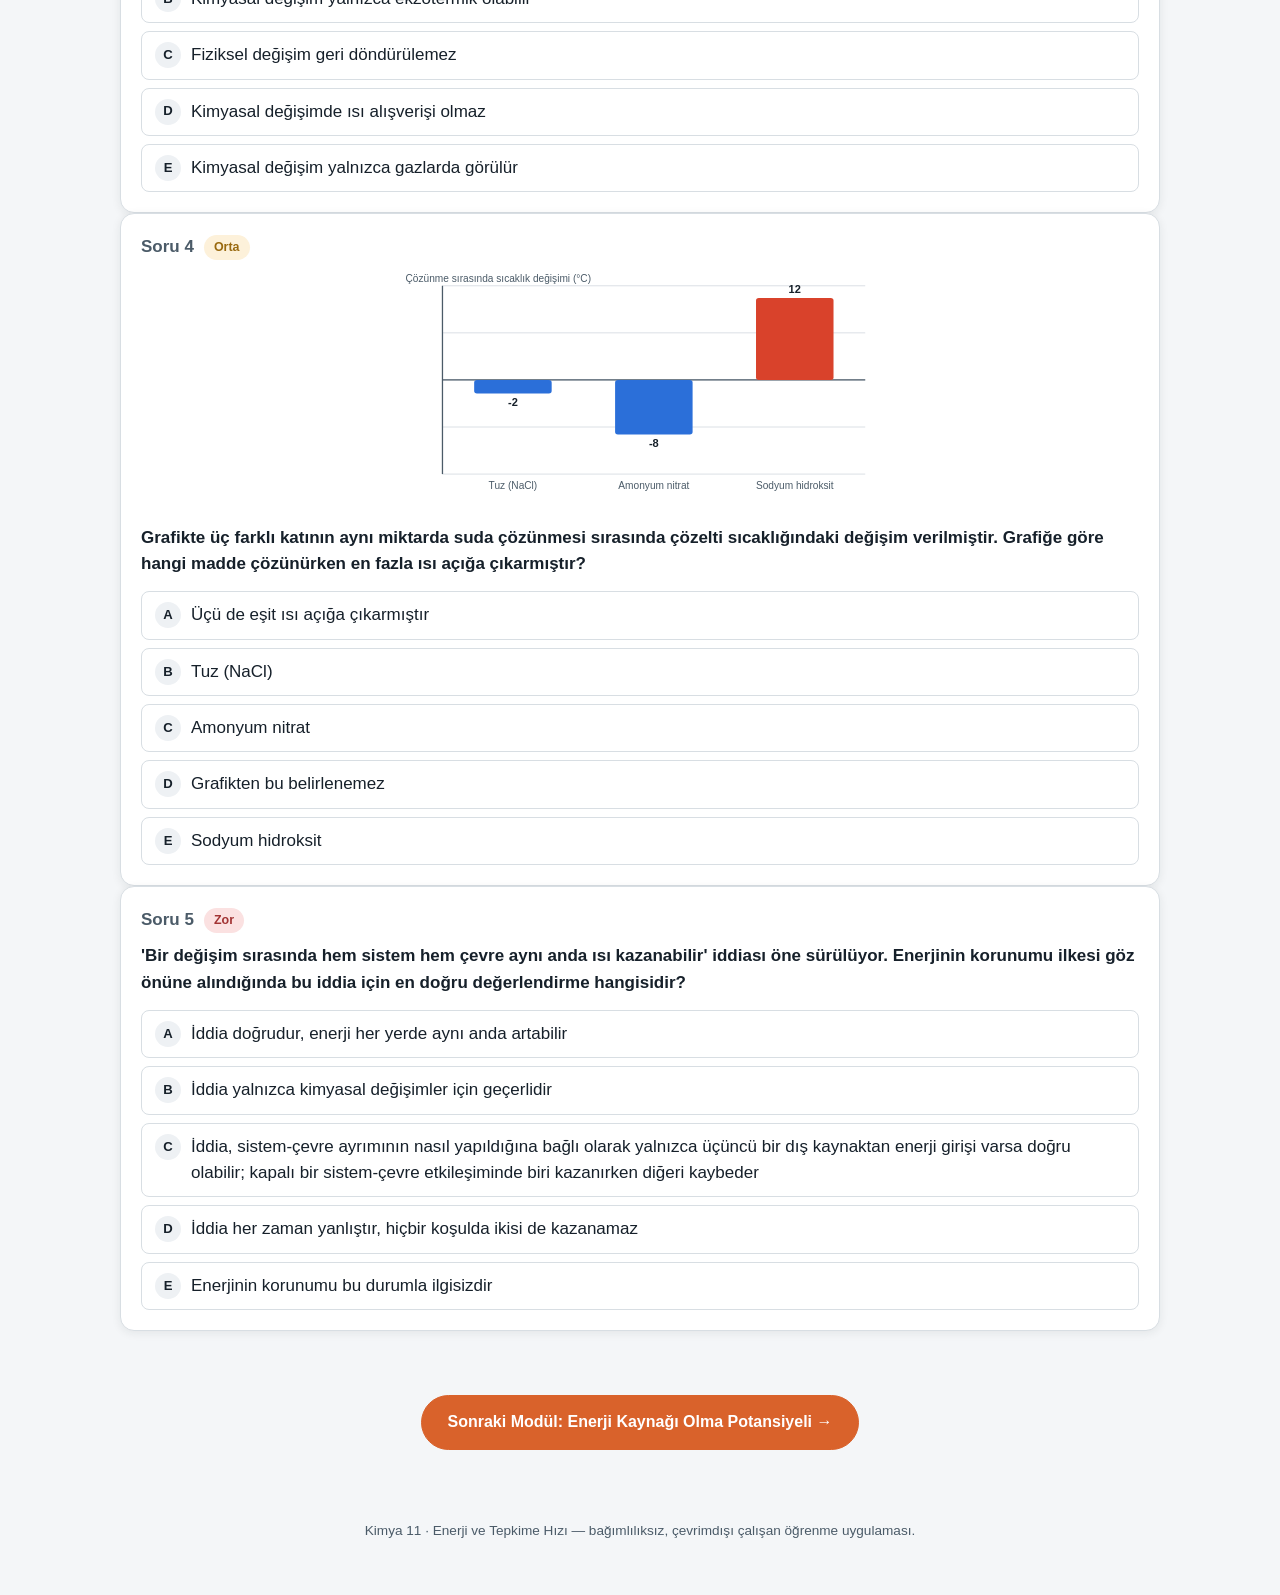
<file: moduller/01-enerji-degisimi.html>
<!DOCTYPE html>
<html lang="tr">
<head>
<meta charset="UTF-8">
<meta name="viewport" content="width=device-width, initial-scale=1.0">
<title>Enerji Değişimi · Kimya 11</title>
<link rel="stylesheet" href="../assets/css/style.css">
<script type="importmap">
{ "imports": {
  "three": "../assets/vendor/three/three.module.js",
  "three/addons/": "../assets/vendor/three/examples/jsm/"
} }
</script>
</head>
<body>
<div id="nav-root"></div>

<header class="hero">
  <div class="container">
    <span class="eyebrow">Modül 1 · Enerji</span>
    <h1>Tepkimelerde Meydana Gelen Enerji Değişimi</h1>
    <p class="lead">Her fiziksel veya kimyasal olay, çevresiyle bir enerji alışverişi içindedir. Bu modülde
      olayları fiziksel/kimyasal ve endotermik/ekzotermik eksenlerinde sınıflandırmayı öğreneceksin.</p>
  </div>
</header>

<section class="block" style="border-top:none">
  <div class="container">
    <h2><span class="num">1</span>Kavramlar</h2>
    <div class="card">
      <h3>Sistem ve Çevre</h3>
      <p style="margin:0">İncelenmek üzere seçilen evren bölümüne <b>sistem</b>, sistem dışında kalan ve
        sistemle etkileşen kısma ise <b>çevre</b> denir. Isı alışverişi sistem ile çevre arasında gerçekleşir.
        Termodinamiğin birinci yasasına (enerjinin korunumu) göre enerji yoktan var edilemez, vardan yok
        edilemez — yalnızca bir türden diğerine dönüşür.</p>
    </div>
    <div class="grid-2" style="margin-top:16px">
      <div class="card">
        <h3><span class="tag endo">Endotermik</span></h3>
        <p>Çevresinden ısı alarak gerçekleşen fiziksel veya kimyasal değişimlerdir. Değişim gerçekleşirken
          çevrenin sıcaklığı düşer; çünkü çevredeki enerjinin bir kısmı sisteme aktarılır. Tepkime
          denklemlerinde ısı, tepkenler tarafına ya da ok üzerine yazılır.</p>
      </div>
      <div class="card">
        <h3><span class="tag exo">Ekzotermik</span></h3>
        <p>Çevresine ısı vererek gerçekleşen fiziksel veya kimyasal değişimlerdir. Değişim gerçekleşirken
          çevrenin sıcaklığı yükselir; çünkü sistemdeki enerjinin bir kısmı çevreye aktarılır. Tepkime
          denklemlerinde ısı, ürünler tarafına yazılır.</p>
      </div>
    </div>
    <div class="card" style="margin-top:16px">
      <p style="margin:0"><b>Önemli ayrım:</b> "Fiziksel mi, kimyasal mı?" sorusu ile "endotermik mi, ekzotermik mi?"
        sorusu birbirinden bağımsızdır. Erime fiziksel bir olaydır ve endotermiktir; yanma kimyasal bir olaydır
        ve ekzotermiktir — ama örneğin bir çözünme olayı fiziksel olduğu hâlde ekzotermik de endotermik de
        olabilir; bunu belirleyen çözünen maddenin cinsidir.</p>
    </div>
  </div>
</section>

<section class="block">
  <div class="container">
    <h2><span class="num">2</span>Deney İstasyonu: Laboratuvar Masası</h2>
    <p class="block-lead">Bir olay seç ve deneyi başlat; deney düzeneğinde gerçekleşeni ve ölçüm cihazındaki
      değişimi birlikte izle. Deney bitince olayı SEN sınıflandır — cevabını işaretledikten sonra doğru olup
      olmadığını göreceksin.</p>
    <div class="lab">
      <div class="lab-controls">
        <label for="exp-select">Olay:</label>
        <select id="exp-select"></select>
        <button id="exp-start" class="btn primary" type="button">▶ Deneyi Başlat</button>
      </div>
      <div class="exp-stage">
        <div class="exp-scene-wrap">
          <svg id="exp-scene" viewBox="0 0 300 220"></svg>
          <div id="exp-scene-3d" class="exp-3d-host" style="display:none"></div>
          <p class="exp-3d-hint" id="exp-3d-hint" style="display:none">🖱️ Fareyle sürükleyerek 3B kabı döndürebilir, tekerlekle yakınlaştırabilirsin.</p>
          <div class="exp-readout" id="exp-readout">Deneyi başlatmak için düğmeye bas</div>
        </div>
        <div class="exp-chart-wrap">
          <svg id="exp-chart" viewBox="0 0 440 240" class="viz-chart"></svg>
        </div>
      </div>
      <div class="exp-classify" id="exp-classify"></div>
    </div>
  </div>
</section>

<section class="block">
  <div class="container">
    <h2><span class="num">3</span>Değerlendir</h2>
    <p class="block-lead">50 bağlam temelli soru — kolay, orta ve zor karışık sırada.</p>
    <div id="quiz-host"></div>
  </div>
</section>

<div id="next-module-root"></div>
<div id="footer-root"></div>

<script src="../assets/js/nav.js"></script>
<script src="../assets/js/quiz-engine.js"></script>
<script src="../assets/js/quiz-data.js"></script>
<script>
  const MODKEY = "m1";

  /* Her deneyin başlangıç/bitiş okuması ve gerçek MEB kaynağına dayanan
     açıklaması. "temp" türündeki deneyler bir sıcaklık ölçer, "energy"
     türündeki deney (fotoselli batarya) ise bir foton-enerjisi göstergesi
     kullanır — ikisi de aynı sıcaklık ölçüsüyle temsil edilemeyecek farklı
     fiziksel büyüklükler olduğu için tek bir cihaza zorlanmaz (bkz. CLAUDE.md
     madde 3). Sayısal değerler yalnızca kaynakta geçen gerçek verilerde
     (soğutma paketi, cep sobası) kesin; diğerlerinde ölçüm yönünü/büyüklüğünü
     göstermek için makul, temkinli örnek değerler kullanılır.
     capped: true → ölçüm cihazının üst sınırını aşan (termit) deney. */
  const EXPERIMENTS = [
    {
      id: "soğutma", kind: "temp", unit: "°C", gaugeMin: 0, gaugeMax: 60, scene: "beaker",
      label: "Tıbbi soğutma paketi (amonyum klorür + su)",
      start: 25, end: 12,
      physical: "Fiziksel", thermic: "Endotermik",
      why: "Amonyum klorürün suda çözünmesi bir çözünme (fiziksel) olayıdır; madde kimliği değişmez. Çözünen katı çevresinden (sudan) ısı aldığı için deneyde su 25°C'den 12°C'ye kadar soğur — bu yüzden endotermiktir.",
    },
    {
      id: "sobası", kind: "temp", unit: "°C", gaugeMin: 0, gaugeMax: 60, scene: "pouch",
      label: "Jel bazlı cep sobası (sodyum asetatın kristalleşmesi)",
      start: 24, end: 53,
      physical: "Fiziksel", thermic: "Ekzotermik",
      why: "Kristalleşme bir hâl/yapı değişimidir (fiziksel); madde kimliği değişmez. Sodyum asetat trihidrat kristalleşirken biriktirdiği enerjiyi çevreye verir; sıcaklık yaklaşık 50-55°C'ye kadar yükselir — bu yüzden ekzotermiktir.",
    },
    {
      id: "termit", kind: "temp", unit: "°C", gaugeMin: 0, gaugeMax: 60, capped: true, scene: "crucible",
      label: "Termit tepkimesi (Fe2O3 + 2Al → Al2O3 + 2Fe + ısı)",
      start: 24, end: 900,
      physical: "Kimyasal", thermic: "Ekzotermik",
      why: "Fe2O3 ve alüminyumdan alüminyum oksit ile demir gibi kimliği farklı yeni maddeler oluşur; bu kimyasaldır. Açığa çıkan ısı, tren raylarını eritecek kadar yüksektir — ölçer bu deneyde üst sınırını aşar; tepkime güçlü bir ekzotermik tepkimedir.",
    },
    {
      id: "ateşböceği", kind: "light", unit: "%", gaugeMin: 0, gaugeMax: 100, scene: "firefly",
      label: "Ateş böceğinin karnında ışık üretmesi (biyolüminesans)",
      start: 0, end: 92,
      physical: "Kimyasal", thermic: "Ekzotermik",
      why: "Karın bölgesindeki maddenin enzim yardımıyla oksijenle tepkimeye girip kimliği farklı ürünler oluşturması kimyasaldır. Karından yayılan ışık gözle görülür şekilde artar; bununla birlikte çevreye az da olsa ısı da açığa çıkar (bir termometreyle ölçülemeyecek kadar küçük olsa da). Bu ısı açığa çıkışı, tepkimenin ekzotermik olduğunu gösterir — bu yüzden ateş böceğinin ışığına 'soğuk ışık' denir.",
    },
    {
      id: "fotosel", kind: "energy", unit: "birim", gaugeMin: 0, gaugeMax: 100, pop: true, scene: "photocell",
      label: "Fotoselli batarya (ışığın metal yüzeyden elektron koparması)",
      start: 0, end: 100,
      physical: "Fiziksel", thermic: "Endotermik",
      why: "Elektronun atomdan kopması madde kimliğini değiştirmez; bu fizikseldir. Gösterge, elektronun atoma bağlayan çekim kuvvetini yenip kopabilmesi için fotondan enerji almasını gösterir — enerji dışarıdan sisteme aktarıldığı için endotermiktir.",
    },
    {
      id: "cacl2", kind: "temp", unit: "°C", gaugeMin: -20, gaugeMax: 60, scene: "ice",
      label: "Kalsiyum klorürün karda/buzda serpilip çözünmesi",
      start: -3, end: 5,
      physical: "Fiziksel", thermic: "Ekzotermik",
      why: "Çözünme fiziksel bir olaydır, madde kimliği değişmez. Kalsiyum klorür suda çözünürken ısı açığa çıkarır; ölçer yerel bir sıcaklık artışı gösterir ve bu ısı çevresindeki buzu eritmeye yardımcı olur — bu yüzden ekzotermiktir.",
    },
  ];

  let currentExp = EXPERIMENTS[0];
  let chartPoints = [];
  let animTimer = null;

  /* ---------- ortak sahne motifleri ---------- */
  function miniThermometer(x, y, h, frac, color, overflow) {
    const bulbCy = y + h + 18;
    const fillH = h * (overflow ? 1 : Math.max(0, Math.min(1, frac)));
    const fillY = y + h - fillH;
    return `
      <rect x="${x}" y="${y}" width="18" height="${h}" rx="9" fill="#fff" stroke="var(--line)" stroke-width="2"/>
      <circle cx="${x + 9}" cy="${bulbCy}" r="16" fill="#fff" stroke="var(--line)" stroke-width="2"/>
      <rect x="${x + 3.5}" y="${fillY}" width="11" height="${y + h - fillY + 18}" rx="5.5" fill="${color}"/>
      <circle cx="${x + 9}" cy="${bulbCy}" r="11" fill="${color}"/>
      ${overflow ? `<text x="${x + 9}" y="${y - 8}" text-anchor="middle" font-size="16" fill="var(--bad)">⚠</text>` : ""}
    `;
  }
  function mistWisps(cx, cy, opacity) {
    if (opacity <= 0.02) return "";
    return [0, 1, 2]
      .map((i) => {
        const dx = (i - 1) * 16;
        return `<path d="M${cx + dx} ${cy} q -6 -12 0 -22 q 6 -10 0 -20" stroke="#bcd7f2" stroke-width="3" fill="none" stroke-linecap="round" opacity="${(opacity * (0.55 + 0.15 * i)).toFixed(2)}"/>`;
      })
      .join("");
  }
  function heatWaves(cx, cy, opacity) {
    if (opacity <= 0.02) return "";
    return [0, 1, 2]
      .map((i) => {
        const dx = (i - 1) * 18;
        return `<path d="M${cx + dx} ${cy} q 5 -10 0 -20 q -5 -10 0 -20" stroke="#f2b199" stroke-width="3" fill="none" stroke-linecap="round" opacity="${(opacity * (0.55 + 0.15 * i)).toFixed(2)}"/>`;
      })
      .join("");
  }
  function sparkBurst(cx, cy, opacity, scale) {
    if (opacity <= 0.02) return "";
    const r = 10 * scale;
    return [0, 60, 120, 180, 240, 300]
      .map((deg) => {
        const rad = (deg * Math.PI) / 180;
        const x2 = cx + Math.cos(rad) * r, y2 = cy + Math.sin(rad) * r;
        return `<line x1="${cx}" y1="${cy}" x2="${x2.toFixed(1)}" y2="${y2.toFixed(1)}" stroke="#ffb020" stroke-width="2" opacity="${opacity.toFixed(2)}"/>`;
      })
      .join("");
  }

  function sceneBeaker(exp, progress, value, tempColor) {
    /* soğutma paketi: beher + çözünen kristaller + daldırılmış termometre */
    const crystalOpacity = Math.max(0, 1 - progress * 1.6);
    return `
      <path d="M65 42 L65 172 Q65 196 89 196 L191 196 Q215 196 215 172 L215 42" fill="none" stroke="var(--ink-soft)" stroke-width="3"/>
      <path d="M69 88 L211 88 L211 170 Q211 190 191 190 L89 190 Q69 190 69 170 Z" fill="#cfe4fb" opacity="0.8"/>
      ${mistWisps(140, 38, progress)}
      <rect x="115" y="118" width="13" height="13" fill="#fff" stroke="#9fb6cc" opacity="${crystalOpacity.toFixed(2)}"/>
      <rect x="140" y="135" width="10" height="10" fill="#fff" stroke="#9fb6cc" opacity="${crystalOpacity.toFixed(2)}"/>
      <rect x="163" y="115" width="12" height="12" fill="#fff" stroke="#9fb6cc" opacity="${crystalOpacity.toFixed(2)}"/>
      <text x="140" y="212" text-anchor="middle" font-size="12" fill="var(--ink-soft)">NH₄Cl + H₂O</text>
      ${miniThermometer(232, 22, 110, (value - exp.gaugeMin) / (exp.gaugeMax - exp.gaugeMin), tempColor, false)}
    `;
  }

  function scenePouch(exp, progress, value, tempColor) {
    /* cep sobası: sıvıdan katıya kristalleşen jel paket */
    return `
      <path d="M60 90 Q60 55 110 55 L190 55 Q240 55 240 90 L240 150 Q240 185 190 185 L110 185 Q60 185 60 150 Z"
        fill="${progress < 0.5 ? "#fff3c4" : "#f4f1ea"}" stroke="var(--ink-soft)" stroke-width="2.5" opacity="0.95"/>
      ${progress > 0.25 ? `<g opacity="${Math.min(1, (progress - 0.25) * 1.6).toFixed(2)}">
        <line x1="90" y1="90" x2="130" y2="130" stroke="#c9c2ac" stroke-width="2"/>
        <line x1="150" y1="80" x2="120" y2="150" stroke="#c9c2ac" stroke-width="2"/>
        <line x1="180" y1="90" x2="150" y2="170" stroke="#c9c2ac" stroke-width="2"/>
        <line x1="210" y1="100" x2="170" y2="160" stroke="#c9c2ac" stroke-width="2"/>
      </g>` : ""}
      ${heatWaves(150, 48, progress)}
      <text x="150" y="205" text-anchor="middle" font-size="11" fill="var(--ink-soft)">CH₃COONa (jel)</text>
      ${miniThermometer(255, 60, 80, (value - exp.gaugeMin) / (exp.gaugeMax - exp.gaugeMin), tempColor, false)}
    `;
  }

  function sceneCrucible(exp, progress, value, overflow) {
    /* termit: pota içinde tutuşan toz + sıçrayan kıvılcımlar */
    const glow = Math.max(0, Math.min(1, (progress - 0.15) / 0.6));
    return `
      <path d="M55 78 L55 155 Q55 192 132 192 Q209 192 209 155 L209 78 Z" fill="#4a4a52" stroke="#2c2c33" stroke-width="3"/>
      <ellipse cx="132" cy="78" rx="77" ry="15" fill="#6b6b74"/>
      <ellipse cx="132" cy="140" rx="${40 + glow * 30}" ry="${13 + glow * 11}" fill="${glow > 0.05 ? "#ff7a1a" : "#8a8a8a"}" opacity="${0.55 + glow * 0.4}"/>
      ${glow > 0.2 ? sparkBurst(132, 115, Math.min(1, glow), 2) : ""}
      ${glow > 0.2 ? sparkBurst(163, 128, Math.min(1, glow) * 0.8, 1.4) : ""}
      ${glow >= 0.9 ? `<path d="M132 190 q5 16 -2 26" stroke="#ff9a3d" stroke-width="5" fill="none" stroke-linecap="round"/>` : ""}
      ${progress < 0.2 ? `<text x="132" y="58" text-anchor="middle" font-size="20">🔥</text>` : ""}
      <text x="132" y="212" text-anchor="middle" font-size="12" fill="var(--ink-soft)">Fe₂O₃ + 2Al (pota)</text>
      ${miniThermometer(232, 30, 100, glow, glow > 0.05 ? "var(--exo)" : "#c8c8c8", overflow)}
    `;
  }

  function sceneFirefly(exp, progress, value) {
    /* ateş böceği: karanlıkta artan biyolüminesans + ışık şiddeti göstergesi */
    const glow = Math.max(0, Math.min(1, (value - exp.gaugeMin) / (exp.gaugeMax - exp.gaugeMin)));
    const barH = 130 * glow;
    return `
      <rect x="18" y="18" width="196" height="184" rx="10" fill="#12162c"/>
      <circle cx="42" cy="40" r="1.6" fill="#fff" opacity="0.5"/>
      <circle cx="184" cy="34" r="1.4" fill="#fff" opacity="0.4"/>
      <circle cx="168" cy="176" r="1.4" fill="#fff" opacity="0.35"/>
      <circle cx="36" cy="168" r="1.3" fill="#fff" opacity="0.4"/>
      <g transform="translate(30,84)">
        <line x1="12" y1="9" x2="1" y2="-6" stroke="#4b5182" stroke-width="2.6" stroke-linecap="round"/>
        <line x1="20" y1="5" x2="16" y2="-11" stroke="#4b5182" stroke-width="2.6" stroke-linecap="round"/>
        <circle cx="17" cy="17" r="11" fill="#3d4270"/>
        <ellipse cx="45" cy="19" rx="21" ry="15" fill="#4b5182"/>
        <path d="M36 6 Q82 -8 106 12 Q82 21 36 21 Z" fill="#5c62a0" opacity="0.92"/>
        <path d="M36 32 Q82 45 106 23 Q82 17 36 17 Z" fill="#4f5590" opacity="0.92"/>
        <ellipse cx="93" cy="19" rx="23" ry="14" fill="#4b5182"/>
        <circle cx="112" cy="19" r="${(19 + glow * 15).toFixed(1)}" fill="#ffe27a" opacity="${(glow * 0.14).toFixed(2)}"/>
        <circle cx="112" cy="19" r="${(13 + glow * 9).toFixed(1)}" fill="#ffe27a" opacity="${(glow * 0.32).toFixed(2)}"/>
        <ellipse cx="112" cy="19" rx="11" ry="10" fill="#ffe27a" opacity="${(0.4 + glow * 0.6).toFixed(2)}"/>
        <line x1="32" y1="30" x2="24" y2="50" stroke="#3d4270" stroke-width="3" stroke-linecap="round"/>
        <line x1="47" y1="33" x2="43" y2="52" stroke="#3d4270" stroke-width="3" stroke-linecap="round"/>
        <line x1="62" y1="31" x2="67" y2="50" stroke="#3d4270" stroke-width="3" stroke-linecap="round"/>
      </g>
      <text x="116" y="212" text-anchor="middle" font-size="11" fill="#c9cdE6">Luciferin + O₂ (enzimle)</text>
      <text x="257" y="38" text-anchor="middle" font-size="10" fill="var(--ink-soft)">Işık şiddeti</text>
      <rect x="248" y="45" width="18" height="132" rx="6" fill="#fff" stroke="var(--line)" stroke-width="1.6"/>
      <rect x="250.5" y="${(177 - barH).toFixed(1)}" width="13" height="${barH.toFixed(1)}" rx="4.5" style="fill:var(--exo)"/>
    `;
  }

  function scenePhotocell(exp, progress) {
    /* fotoselli batarya: fotonlar metal levhaya çarpıyor, elektron kopuyor */
    const rays = [0, 1, 2].map((i) => {
      const t = (progress * 3 + i * 0.33) % 1;
      const x = 44 + t * 120;
      const y = 65 + i * 32;
      return `<line x1="${x}" y1="${y}" x2="${x + 24}" y2="${y + 16}" stroke="#ffb020" stroke-width="3.4" stroke-linecap="round"/>`;
    }).join("");
    const ejected = progress >= 0.9;
    return `
      <circle cx="45" cy="42" r="11" fill="#ffce54"/>
      ${[0, 45, 90, 135, 180, 225, 270, 315].map((deg) => {
        const rad = (deg * Math.PI) / 180;
        const x1 = 45 + Math.cos(rad) * 15, y1 = 42 + Math.sin(rad) * 15;
        const x2 = 45 + Math.cos(rad) * 20, y2 = 42 + Math.sin(rad) * 20;
        return `<line x1="${x1.toFixed(1)}" y1="${y1.toFixed(1)}" x2="${x2.toFixed(1)}" y2="${y2.toFixed(1)}" stroke="#ffce54" stroke-width="2" stroke-linecap="round"/>`;
      }).join("")}
      <text x="45" y="70" text-anchor="middle" font-size="10" fill="var(--ink-soft)">ışık (foton)</text>
      ${rays}
      <rect x="205" y="45" width="26" height="140" fill="#8b93a6" stroke="#5b6274" stroke-width="2"/>
      <text x="218" y="200" text-anchor="middle" font-size="11" fill="var(--ink-soft)">Metal levha</text>
      ${ejected ? `<circle cx="220" cy="60" r="6" fill="var(--endo)"><animate attributeName="cy" from="60" to="20" dur="0.5s" fill="freeze"/><animate attributeName="opacity" from="1" to="0" dur="0.5s" fill="freeze"/></circle><text x="220" y="14" text-anchor="middle" font-size="11" style="fill:var(--endo)">e⁻ koptu!</text>` : ""}
      <text x="264" y="38" text-anchor="middle" font-size="9" fill="var(--ink-soft)">Kopan e⁻</text>
      <rect x="255" y="45" width="18" height="140" rx="6" fill="#fff" stroke="var(--line)" stroke-width="1.6"/>
      <rect x="257.5" y="${(185 - 140 * progress).toFixed(1)}" width="13" height="${(140 * progress).toFixed(1)}" rx="4.5" style="fill:var(--energy)"/>
    `;
  }

  function sceneIce(exp, progress, value, tempColor) {
    /* CaCl2: buzlu zemine serpilen tuz, erime gölcükleri büyüyor */
    const melt = Math.max(0, progress - 0.15);
    return `
      <rect x="24" y="110" width="252" height="86" fill="#e3f1fb" stroke="#bcd7ee" stroke-width="2.5"/>
      <circle cx="85" cy="145" r="${8 + melt * 20}" fill="#8fc1e8" opacity="${(0.35 + melt * 0.4).toFixed(2)}"/>
      <circle cx="150" cy="163" r="${7 + melt * 17}" fill="#8fc1e8" opacity="${(0.35 + melt * 0.4).toFixed(2)}"/>
      <circle cx="212" cy="140" r="${7 + melt * 18}" fill="#8fc1e8" opacity="${(0.35 + melt * 0.4).toFixed(2)}"/>
      <circle cx="85" cy="145" r="5.5" fill="#fff" stroke="#b7b7b7"/>
      <circle cx="150" cy="163" r="5" fill="#fff" stroke="#b7b7b7"/>
      <circle cx="212" cy="140" r="5.5" fill="#fff" stroke="#b7b7b7"/>
      <text x="150" y="212" text-anchor="middle" font-size="12" fill="var(--ink-soft)">CaCl₂ tuzu / buz</text>
      ${miniThermometer(140, 20, 82, (value - exp.gaugeMin) / (exp.gaugeMax - exp.gaugeMin), tempColor, false)}
    `;
  }

  /* ---------- 3B beher (yalnızca "soğutma paketi" deneyi) ---------- */
  let beaker3D = null;
  let beaker3DLoading = null;
  function ensureBeaker3D() {
    if (beaker3D) return Promise.resolve(beaker3D);
    if (beaker3DLoading) return beaker3DLoading;
    beaker3DLoading = import("../assets/js/scene3d.js").then(({ createBeakerScene }) => {
      beaker3D = createBeakerScene(document.getElementById("exp-scene-3d"), { liquidColor: 0xbcdcf6 });
      return beaker3D;
    });
    return beaker3DLoading;
  }
  function updateBeaker3D(exp, value) {
    ensureBeaker3D().then((api) => {
      const coldFrac = Math.max(0, Math.min(1, (exp.start - value) / (exp.start - exp.end)));
      const c1 = new (beaker3D.THREE.Color)(0xbcdcf6), c2 = new (beaker3D.THREE.Color)(0x2f6fb0);
      const mixed = c1.clone().lerp(c2, coldFrac);
      api.setLiquid(0.6, mixed.getHex());
    });
  }

  function drawScene(exp, value, progress) {
    const svgEl = document.getElementById("exp-scene");
    const host3D = document.getElementById("exp-scene-3d");
    const hint3D = document.getElementById("exp-3d-hint");
    const overflow = exp.capped && value >= exp.gaugeMax;
    const tempColor = value >= exp.start ? "var(--exo)" : "var(--endo)";

    if (exp.scene === "beaker") {
      svgEl.style.display = "none";
      host3D.style.display = "block";
      hint3D.style.display = "block";
      updateBeaker3D(exp, value);
    } else {
      svgEl.style.display = "";
      host3D.style.display = "none";
      hint3D.style.display = "none";
      if (exp.scene === "pouch") svgEl.innerHTML = scenePouch(exp, progress, value, tempColor);
      else if (exp.scene === "crucible") svgEl.innerHTML = sceneCrucible(exp, progress, value, overflow);
      else if (exp.scene === "firefly") svgEl.innerHTML = sceneFirefly(exp, progress, value);
      else if (exp.scene === "photocell") svgEl.innerHTML = scenePhotocell(exp, progress);
      else if (exp.scene === "ice") svgEl.innerHTML = sceneIce(exp, progress, value, tempColor);
    }

    const readoutEl = document.getElementById("exp-readout");
    if (overflow) {
      readoutEl.innerHTML = `<b style="color:var(--bad)">ÖLÇÜM SINIRINI AŞTI ⚠</b>`;
    } else if (exp.kind === "energy") {
      readoutEl.innerHTML = `<b>%${Math.round(value)}</b><span>${value >= 100 ? "Elektron koptu!" : "Foton enerjisi aktarılıyor"}</span>`;
    } else if (exp.kind === "light") {
      readoutEl.innerHTML = `<b>%${Math.round(value)}</b><span>${value >= exp.end ? "Karnı parlıyor! (az miktarda ısı da açığa çıkıyor)" : "Işık şiddeti artıyor"}</span>`;
    } else {
      readoutEl.innerHTML = `<b>${value.toFixed(1)}${exp.unit}</b><span>Anlık ölçüm</span>`;
    }
  }

  function drawChart(exp, points) {
    const svgEl = document.getElementById("exp-chart");
    const W = 440, H = 240, padL = 44, padB = 30, padT = 14, padR = 14;
    const plotW = W - padL - padR, plotH = H - padT - padB;
    const yMin = exp.gaugeMin, yMax = exp.gaugeMax;
    const n = points.length;
    const xAt = (i) => padL + (n <= 1 ? 0 : (plotW * i) / (EXPERIMENTS_STEPS - 1));
    const yAt = (v) => padT + plotH - ((Math.min(v, yMax) - yMin) / (yMax - yMin)) * plotH;

    let grid = "";
    for (let i = 0; i <= 4; i++) {
      const y = padT + (plotH * i) / 4;
      grid += `<line x1="${padL}" x2="${W - padR}" y1="${y}" y2="${y}" class="gridline"/>`;
      const val = yMax - ((yMax - yMin) * i) / 4;
      grid += `<text x="${padL - 6}" y="${y + 3}" text-anchor="end" font-size="9">${Math.round(val)}</text>`;
    }
    const pts = points.map((v, i) => `${xAt(i)},${yAt(v)}`).join(" ");
    svgEl.innerHTML = `
      ${grid}
      <line x1="${padL}" x2="${padL}" y1="${padT}" y2="${H - padB}" class="axis"/>
      <line x1="${padL}" x2="${W - padR}" y1="${H - padB}" y2="${H - padB}" class="axis"/>
      ${points.length > 1 ? `<polyline points="${pts}" class="line" style="stroke:${exp.kind === "energy" ? "var(--energy)" : "var(--exo)"}"/>` : ""}
      ${points.map((v, i) => `<circle cx="${xAt(i)}" cy="${yAt(v)}" r="3" style="fill:${exp.kind === "energy" ? "var(--energy)" : "var(--exo)"}"/>`).join("")}
      <text x="${padL}" y="${H - 6}" font-size="9">zaman →</text>
      <text x="6" y="12" font-size="9">${exp.unit}</text>
    `;
  }

  const EXPERIMENTS_STEPS = 10;

  function resetStage(exp) {
    if (animTimer) clearInterval(animTimer);
    chartPoints = [];
    drawScene(exp, exp.start, 0);
    drawChart(exp, []);
    document.getElementById("exp-readout").innerHTML = "Deneyi başlatmak için düğmeye bas";
    document.getElementById("exp-classify").innerHTML = "";
    document.getElementById("exp-start").disabled = false;
  }

  function runExperiment(exp) {
    // Gerçek geçen zamana (performance.now()) dayalı ilerleme kullanılır —
    // 3B sahnenin render yükü ara sıra bir kareyi geciktirse bile deney
    // doğru sürede/duyguda tamamlanır (sabit "tık sayısı" varsayımına
    // dayanmaz, bu yüzden yavaş cihazlarda takılıp kalmaz).
    const btn = document.getElementById("exp-start");
    btn.disabled = true;
    chartPoints = [];
    const duration = 2400;
    const start = performance.now();
    let lastSampleT = -1;
    animTimer = setInterval(() => {
      const elapsed = performance.now() - start;
      const t = Math.min(1, elapsed / duration);
      const eased = 1 - Math.pow(1 - t, 2.2);
      const v = exp.start + (exp.end - exp.start) * eased;
      if (t - lastSampleT >= 1 / (EXPERIMENTS_STEPS - 1) || t >= 1) {
        chartPoints.push(v);
        lastSampleT = t;
      }
      drawScene(exp, v, t < 1 ? t : 0.15);
      drawChart(exp, chartPoints);
      if (t >= 1) {
        clearInterval(animTimer);
        btn.disabled = false;
        showClassifyPrompt(exp);
      }
    }, 120);
  }

  function showClassifyPrompt(exp) {
    const host = document.getElementById("exp-classify");
    host.innerHTML = `
      <div class="exp-question">
        <p><b>Deney bitti — sen sınıflandır:</b></p>
        <div class="exp-btn-row" data-answer="physical">
          <button class="btn" data-val="Fiziksel">Fiziksel</button>
          <button class="btn" data-val="Kimyasal">Kimyasal</button>
        </div>
        <div class="exp-btn-row" data-answer="thermic">
          <button class="btn" data-val="Endotermik">Endotermik</button>
          <button class="btn" data-val="Ekzotermik">Ekzotermik</button>
        </div>
      </div>
      <div class="exp-feedback" id="exp-feedback"></div>
    `;
    const chosen = { physical: null, thermic: null };
    host.querySelectorAll(".exp-btn-row").forEach((row) => {
      const kind = row.dataset.answer;
      row.querySelectorAll("button").forEach((b) => {
        b.addEventListener("click", () => {
          if (chosen[kind]) return;
          chosen[kind] = b.dataset.val;
          row.querySelectorAll("button").forEach((x) => (x.disabled = true));
          const isRight = b.dataset.val === exp[kind];
          b.classList.add(isRight ? "correct" : "wrong");
          if (!isRight) {
            row.querySelectorAll("button").forEach((x) => {
              if (x.dataset.val === exp[kind]) x.classList.add("correct");
            });
          }
          if (chosen.physical && chosen.thermic) revealFeedback(exp, chosen);
        });
      });
    });
  }

  function revealFeedback(exp, chosen) {
    const fb = document.getElementById("exp-feedback");
    const allCorrect = chosen.physical === exp.physical && chosen.thermic === exp.thermic;
    fb.className = "exp-feedback show " + (allCorrect ? "ok" : "partial");
    fb.innerHTML = `
      <p><b>${allCorrect ? "✓ Doğru sınıflandırdın!" : "Doğru cevap:"} <span class="tag orta">${exp.physical}</span> <span class="tag ${exp.thermic === "Endotermik" ? "endo" : "exo"}">${exp.thermic}</span></b></p>
      <p>${exp.why}</p>
    `;
  }

  function buildExperimentStation() {
    const sel = document.getElementById("exp-select");
    EXPERIMENTS.forEach((exp, i) => {
      const opt = document.createElement("option");
      opt.value = i;
      opt.textContent = exp.label;
      sel.appendChild(opt);
    });
    sel.addEventListener("change", () => {
      currentExp = EXPERIMENTS[sel.value];
      resetStage(currentExp);
    });
    document.getElementById("exp-start").addEventListener("click", () => runExperiment(currentExp));
    resetStage(currentExp);
  }

  buildExperimentStation();
  mountNav(MODKEY);
  mountNextModule(MODKEY);
  markVisited(MODKEY);
  mountFooter();
  renderQuiz(MODKEY, QUIZ.m1);
</script>
</body>
</html>
</file>
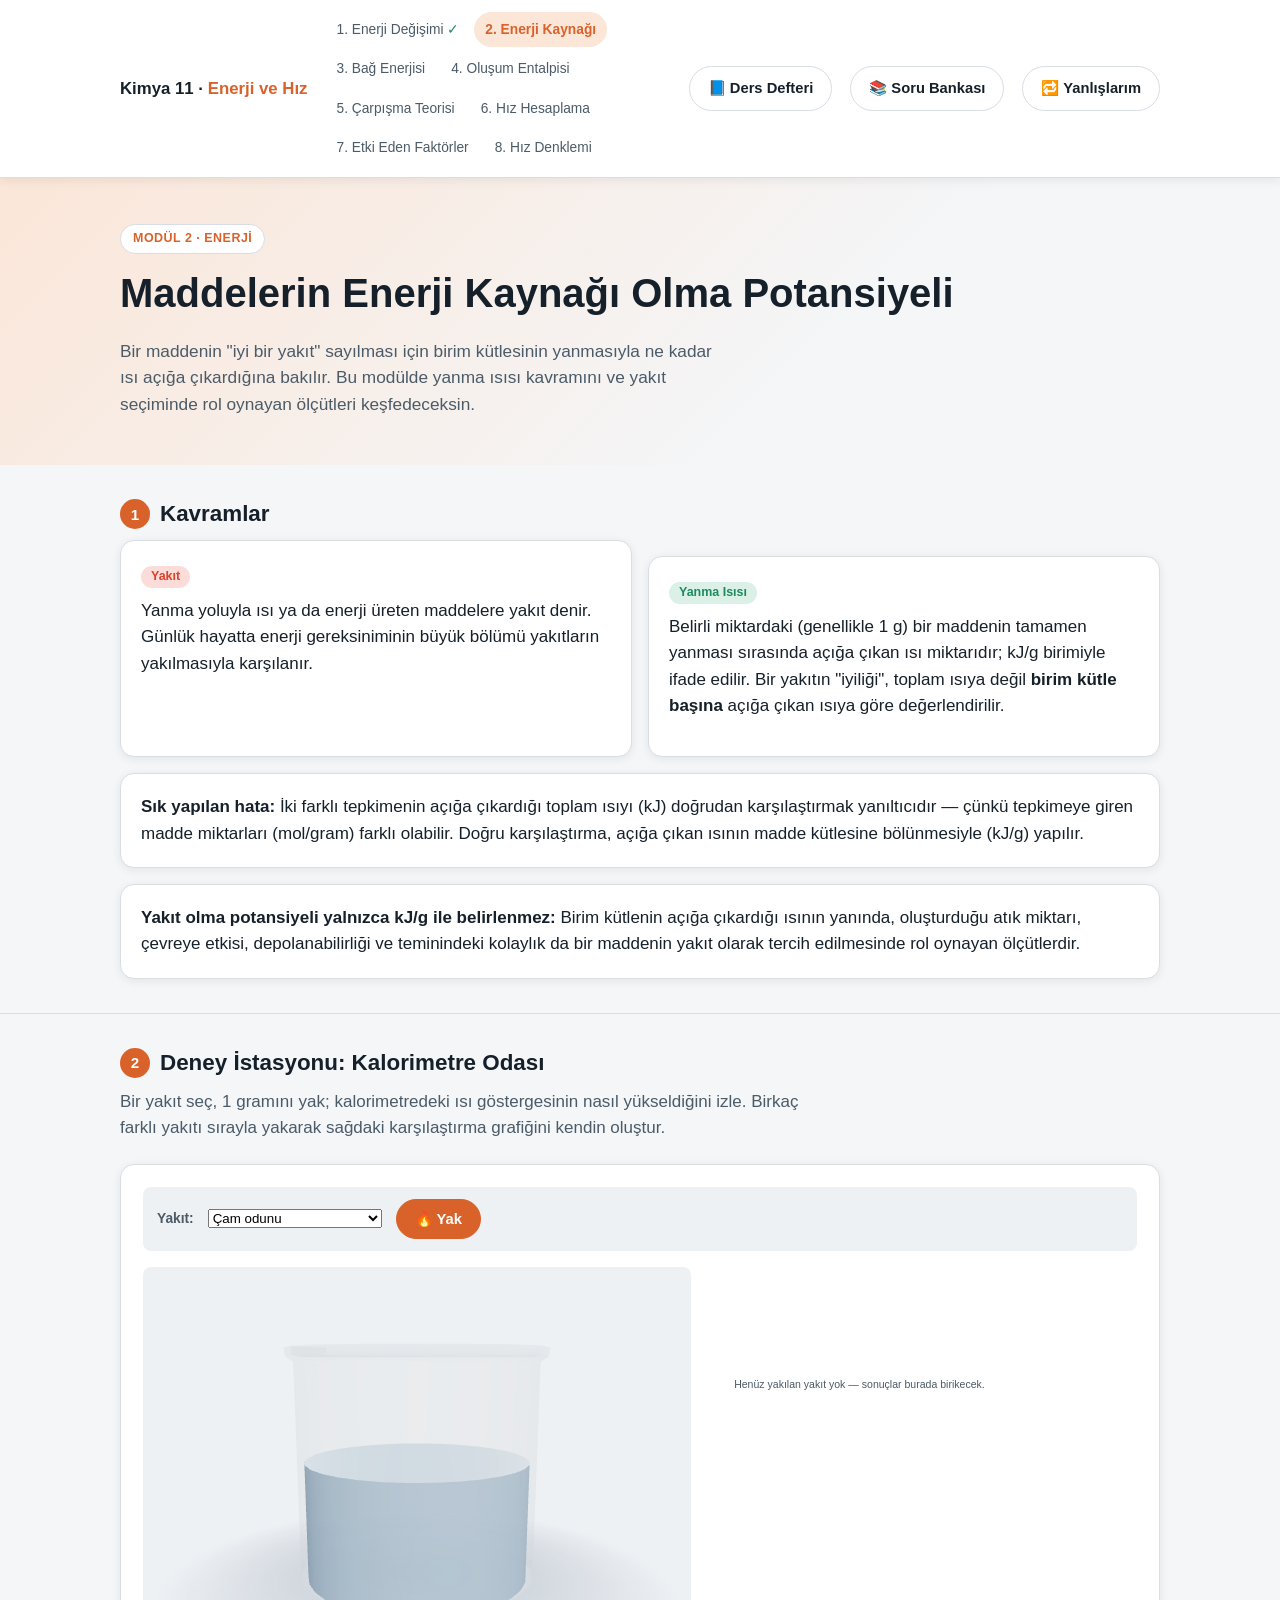
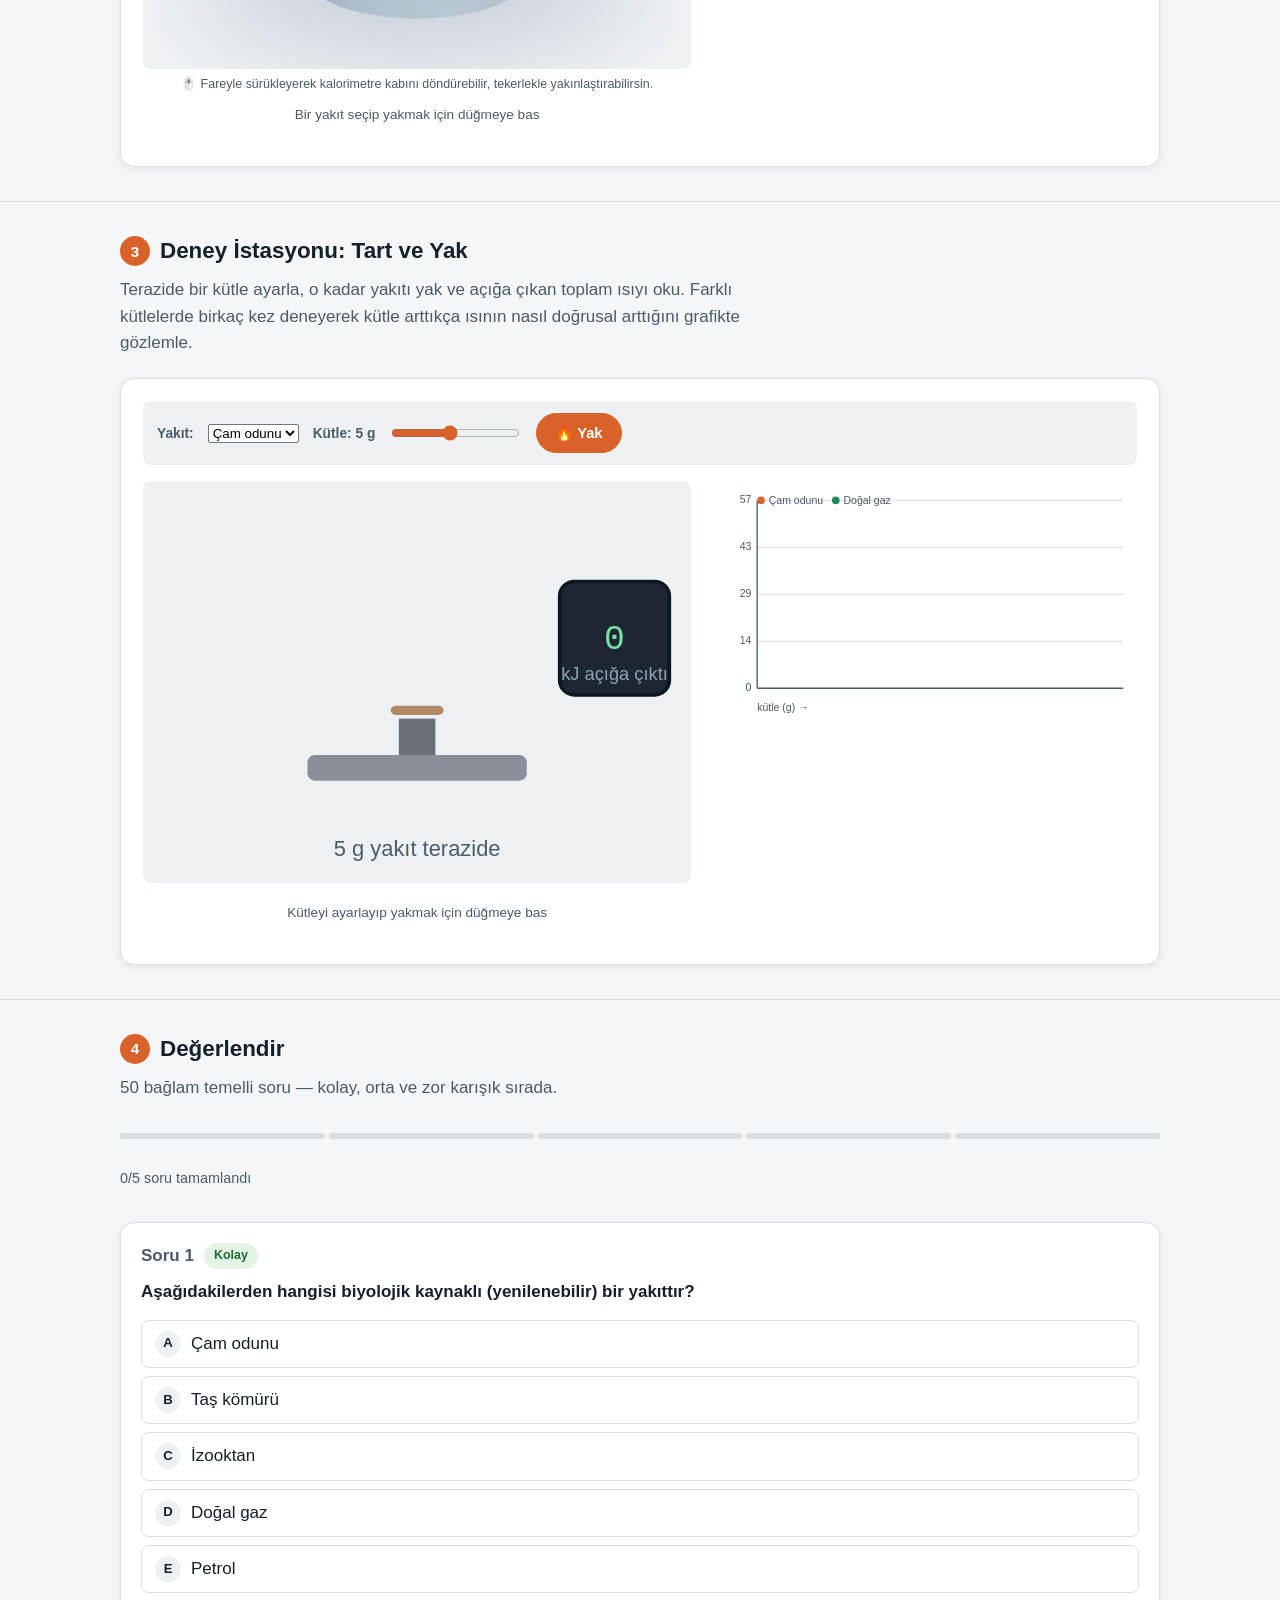
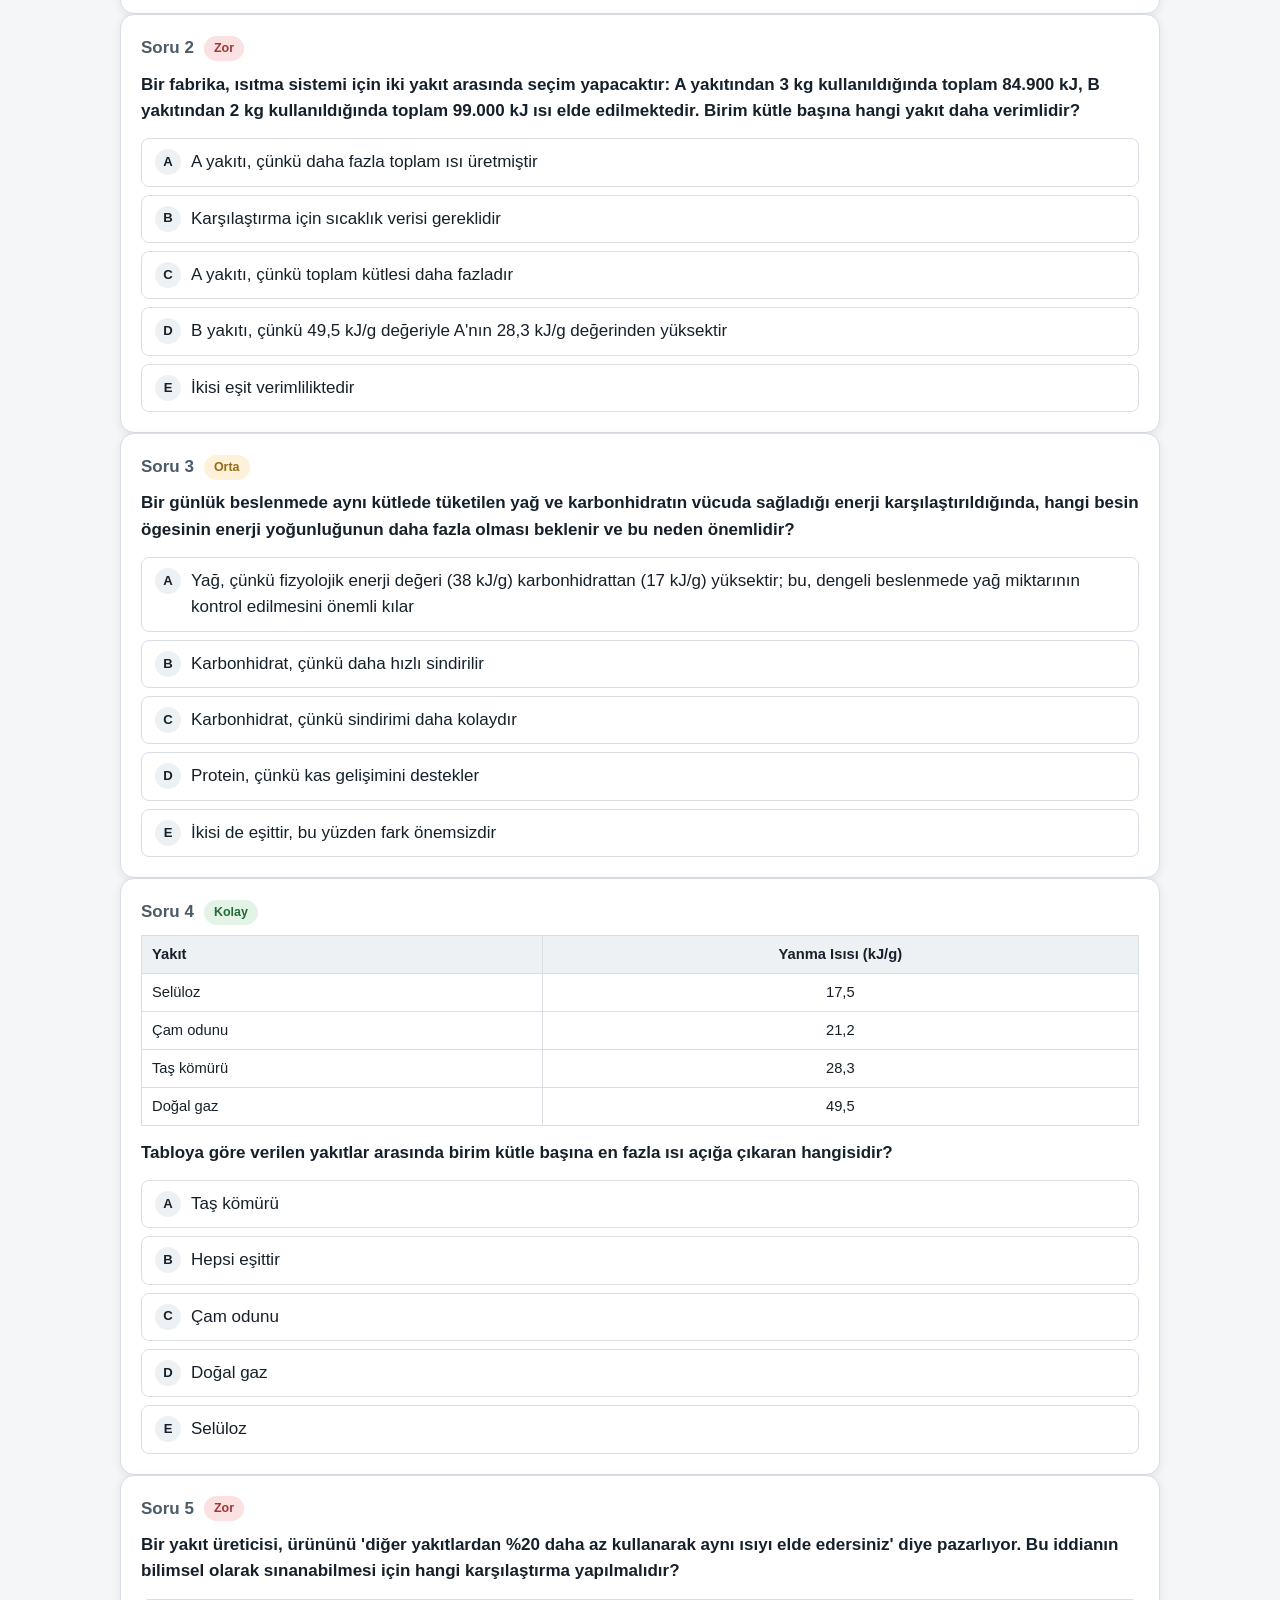
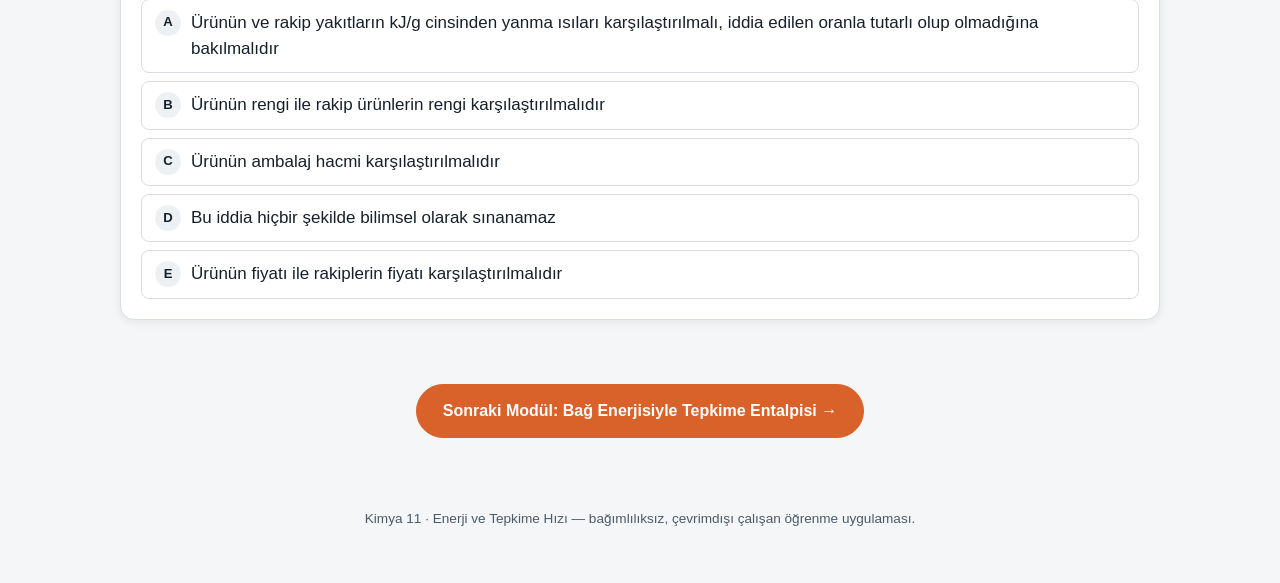
<file: moduller/02-enerji-kaynagi.html>
<!DOCTYPE html>
<html lang="tr">
<head>
<meta charset="UTF-8">
<meta name="viewport" content="width=device-width, initial-scale=1.0">
<title>Enerji Kaynağı Olma Potansiyeli · Kimya 11</title>
<link rel="stylesheet" href="../assets/css/style.css">
<script type="importmap">
{ "imports": {
  "three": "../assets/vendor/three/three.module.js",
  "three/addons/": "../assets/vendor/three/examples/jsm/"
} }
</script>
</head>
<body>
<div id="nav-root"></div>

<header class="hero">
  <div class="container">
    <span class="eyebrow">Modül 2 · Enerji</span>
    <h1>Maddelerin Enerji Kaynağı Olma Potansiyeli</h1>
    <p class="lead">Bir maddenin "iyi bir yakıt" sayılması için birim kütlesinin yanmasıyla ne kadar ısı açığa
      çıkardığına bakılır. Bu modülde yanma ısısı kavramını ve yakıt seçiminde rol oynayan ölçütleri keşfedeceksin.</p>
  </div>
</header>

<section class="block" style="border-top:none">
  <div class="container">
    <h2><span class="num">1</span>Kavramlar</h2>
    <div class="grid-2">
      <div class="card">
        <h3><span class="tag exo">Yakıt</span></h3>
        <p>Yanma yoluyla ısı ya da enerji üreten maddelere yakıt denir. Günlük hayatta enerji gereksiniminin
          büyük bölümü yakıtların yakılmasıyla karşılanır.</p>
      </div>
      <div class="card">
        <h3><span class="tag rate">Yanma Isısı</span></h3>
        <p>Belirli miktardaki (genellikle 1 g) bir maddenin tamamen yanması sırasında açığa çıkan ısı miktarıdır;
          kJ/g birimiyle ifade edilir. Bir yakıtın "iyiliği", toplam ısıya değil <b>birim kütle başına</b>
          açığa çıkan ısıya göre değerlendirilir.</p>
      </div>
    </div>
    <div class="card" style="margin-top:16px">
      <p style="margin:0"><b>Sık yapılan hata:</b> İki farklı tepkimenin açığa çıkardığı toplam ısıyı (kJ)
        doğrudan karşılaştırmak yanıltıcıdır — çünkü tepkimeye giren madde miktarları (mol/gram) farklı olabilir.
        Doğru karşılaştırma, açığa çıkan ısının madde kütlesine bölünmesiyle (kJ/g) yapılır.</p>
    </div>
    <div class="card" style="margin-top:16px">
      <p style="margin:0"><b>Yakıt olma potansiyeli yalnızca kJ/g ile belirlenmez:</b> Birim kütlenin açığa
        çıkardığı ısının yanında, oluşturduğu atık miktarı, çevreye etkisi, depolanabilirliği ve teminindeki
        kolaylık da bir maddenin yakıt olarak tercih edilmesinde rol oynayan ölçütlerdir.</p>
    </div>
  </div>
</section>

<section class="block">
  <div class="container">
    <h2><span class="num">2</span>Deney İstasyonu: Kalorimetre Odası</h2>
    <p class="block-lead">Bir yakıt seç, 1 gramını yak; kalorimetredeki ısı göstergesinin nasıl yükseldiğini izle.
      Birkaç farklı yakıtı sırayla yakarak sağdaki karşılaştırma grafiğini kendin oluştur.</p>
    <div class="lab">
      <div class="lab-controls">
        <label for="fuel-select">Yakıt:</label>
        <select id="fuel-select"></select>
        <button id="fuel-burn" class="btn primary" type="button">🔥 Yak</button>
      </div>
      <div class="exp-stage">
        <div class="exp-scene-wrap">
          <div class="exp-3d-frame">
            <div id="fuel-scene-3d" class="exp-3d-host"></div>
            <span id="fuel-flame" class="exp-3d-flame">🔥</span>
          </div>
          <p class="exp-3d-hint">🖱️ Fareyle sürükleyerek kalorimetre kabını döndürebilir, tekerlekle yakınlaştırabilirsin.</p>
          <div class="exp-readout" id="fuel-readout">Bir yakıt seçip yakmak için düğmeye bas</div>
        </div>
        <div class="exp-chart-wrap">
          <svg id="fuel-chart" viewBox="0 0 440 240" class="viz-chart"></svg>
        </div>
      </div>
    </div>
  </div>
</section>

<section class="block">
  <div class="container">
    <h2><span class="num">3</span>Deney İstasyonu: Tart ve Yak</h2>
    <p class="block-lead">Terazide bir kütle ayarla, o kadar yakıtı yak ve açığa çıkan toplam ısıyı oku. Farklı
      kütlelerde birkaç kez deneyerek kütle arttıkça ısının nasıl doğrusal arttığını grafikte gözlemle.</p>
    <div class="lab">
      <div class="lab-controls">
        <label for="mass-fuel-select">Yakıt:</label>
        <select id="mass-fuel-select"></select>
        <label for="mass-range">Kütle: <span id="mass-label">5</span> g</label>
        <input type="range" id="mass-range" min="1" max="10" value="5" step="1">
        <button id="mass-burn" class="btn primary" type="button">🔥 Yak</button>
      </div>
      <div class="exp-stage">
        <div class="exp-scene-wrap">
          <svg id="mass-scene" viewBox="0 0 300 220"></svg>
          <div class="exp-readout" id="mass-readout">Kütleyi ayarlayıp yakmak için düğmeye bas</div>
        </div>
        <div class="exp-chart-wrap">
          <svg id="mass-chart" viewBox="0 0 440 240" class="viz-chart"></svg>
        </div>
      </div>
    </div>
  </div>
</section>

<section class="block">
  <div class="container">
    <h2><span class="num">4</span>Değerlendir</h2>
    <p class="block-lead">50 bağlam temelli soru — kolay, orta ve zor karışık sırada.</p>
    <div id="quiz-host"></div>
  </div>
</section>

<div id="next-module-root"></div>
<div id="footer-root"></div>

<script src="../assets/js/nav.js"></script>
<script src="../assets/js/quiz-engine.js"></script>
<script src="../assets/js/quiz-data.js"></script>
<script>
  const MODKEY = "m2";

  const FUELS = [
    { name: "Selüloz", value: 17.5, group: "Biyolojik" },
    { name: "Çam odunu", value: 21.2, group: "Biyolojik" },
    { name: "Turba kömürü", value: 20.8, group: "Fosil" },
    { name: "Taş kömürü", value: 28.3, group: "Fosil" },
    { name: "İzooktan (benzin bileşeni)", value: 47.8, group: "Fosil" },
    { name: "Metanol", value: 22.7, group: "Biyolojik/sentetik" },
    { name: "Doğal gaz", value: 49.5, group: "Fosil" },
    { name: "Hidrojen gazı", value: 142.9, group: "Temiz enerji adayı" },
  ];

  /* ---------- ortak deney istasyonu motifleri ---------- */
  function digitalReadout(x, y, w, h, valueText, unitText) {
    return `
      <rect x="${x}" y="${y}" width="${w}" height="${h}" rx="8" fill="#1c2733" stroke="#0e161f" stroke-width="2"/>
      <text x="${x + w / 2}" y="${y + h / 2 + 6}" text-anchor="middle" font-size="19" font-family="monospace" fill="#7be0a8">${valueText}</text>
      <text x="${x + w / 2}" y="${y + h - 8}" text-anchor="middle" font-size="10" fill="#8fa3b3">${unitText}</text>
    `;
  }
  function flame(cx, baseY, frac) {
    if (frac <= 0.02) return "";
    const h = 20 + frac * 55;
    return `
      <path d="M${cx} ${baseY} Q${cx - 13} ${baseY - h * 0.55} ${cx} ${baseY - h} Q${cx + 13} ${baseY - h * 0.55} ${cx} ${baseY}" fill="#ff8a3d" opacity="${(0.6 + frac * 0.4).toFixed(2)}"/>
      <path d="M${cx} ${baseY} Q${cx - 7} ${baseY - h * 0.4} ${cx} ${baseY - h * 0.62} Q${cx + 7} ${baseY - h * 0.4} ${cx} ${baseY}" fill="#ffd23d" opacity="${(0.7 + frac * 0.3).toFixed(2)}"/>
    `;
  }

  /* ---------- 3B kalorimetre kabı ---------- */
  let calorimeter3D = null;
  let calorimeter3DLoading = null;
  function ensureCalorimeter3D() {
    if (calorimeter3D) return Promise.resolve(calorimeter3D);
    if (calorimeter3DLoading) return calorimeter3DLoading;
    calorimeter3DLoading = import("../assets/js/scene3d.js").then(({ createBeakerScene }) => {
      calorimeter3D = createBeakerScene(document.getElementById("fuel-scene-3d"), { liquidColor: 0xbcdcf6 });
      calorimeter3D.setLiquid(0.55, 0xbcdcf6);
      return calorimeter3D;
    });
    return calorimeter3DLoading;
  }
  function sceneCombustion(frac) {
    ensureCalorimeter3D();
    const flameEl = document.getElementById("fuel-flame");
    flameEl.style.opacity = frac <= 0.02 ? "0" : Math.min(1, 0.5 + frac * 0.5).toFixed(2);
    flameEl.style.transform = `translateX(-50%) scale(${(0.7 + frac * 0.5).toFixed(2)})`;
  }

  const testedFuels = {};

  function drawFuelBarChart() {
    const names = Object.keys(testedFuels);
    const svgEl = document.getElementById("fuel-chart");
    if (names.length === 0) {
      svgEl.innerHTML = `<text x="20" y="120" font-size="12" fill="var(--ink-soft)">Henüz yakılan yakıt yok — sonuçlar burada birikecek.</text>`;
      return;
    }
    const chart = renderChart({ labels: names, values: names.map((n) => testedFuels[n]), unit: "kJ/g" });
    chart.id = "fuel-chart";
    svgEl.replaceWith(chart);
  }

  function runFuelBurn(fuel) {
    const btn = document.getElementById("fuel-burn");
    btn.disabled = true;
    const steps = 12;
    let i = 0;
    const timer = setInterval(() => {
      i++;
      const frac = i / steps;
      const kj = fuel.value * frac;
      sceneCombustion(frac < 1 ? frac : 0.15);
      document.getElementById("fuel-readout").innerHTML = `<b>${kj.toFixed(1)} kJ/g</b><span>${fuel.name} yanıyor…</span>`;
      if (i >= steps) {
        clearInterval(timer);
        btn.disabled = false;
        document.getElementById("fuel-readout").innerHTML = `<b>${fuel.value} kJ/g</b><span>${fuel.name} — 1 g'ın tam yanma ısısı</span>`;
        testedFuels[fuel.name] = fuel.value;
        drawFuelBarChart();
      }
    }, 90);
  }

  function buildFuelLab() {
    const sel = document.getElementById("fuel-select");
    FUELS.forEach((f, i) => sel.appendChild(new Option(f.name, i)));
    sel.value = 1;
    document.getElementById("fuel-burn").addEventListener("click", () => runFuelBurn(FUELS[sel.value]));
    sceneCombustion(0);
    drawFuelBarChart();
  }

  const MASS_FUELS = [
    { name: "Çam odunu", value: 21.2, color: "var(--energy)" },
    { name: "Doğal gaz", value: 49.5, color: "var(--rate)" },
  ];
  const massTestPoints = { "Çam odunu": [], "Doğal gaz": [] };

  function sceneScale(mass, kj, frac) {
    const pileW = 14 + mass * 3;
    return `
      <rect x="90" y="150" width="120" height="14" rx="4" fill="#8a8f99"/>
      <rect x="140" y="130" width="20" height="20" fill="#6b6f78"/>
      <rect x="${150 - pileW / 2}" y="${128 - mass}" width="${pileW}" height="${mass}" rx="3" fill="#a9764f" opacity="0.85"/>
      ${flame(150, 128 - mass, frac)}
      <text x="150" y="205" text-anchor="middle" font-size="12" fill="var(--ink-soft)">${mass} g yakıt terazide</text>
      ${digitalReadout(228, 55, 60, 62, kj.toFixed(0), "kJ açığa çıktı")}
    `;
  }

  function drawMassChart() {
    const svgEl = document.getElementById("mass-chart");
    const W = 440, H = 240, padL = 44, padB = 30, padT = 14, padR = 14;
    const plotW = W - padL - padR, plotH = H - padT - padB;
    const allKj = MASS_FUELS.flatMap((f) => massTestPoints[f.name].map((p) => p.kj));
    const yMax = Math.max(50, ...allKj) * 1.15;
    const xMax = 10;
    const xAt = (m) => padL + (plotW * m) / xMax;
    const yAt = (v) => padT + plotH - (v / yMax) * plotH;
    let grid = "";
    for (let i = 0; i <= 4; i++) {
      const y = padT + (plotH * i) / 4;
      grid += `<line x1="${padL}" x2="${W - padR}" y1="${y}" y2="${y}" class="gridline"/>`;
      grid += `<text x="${padL - 6}" y="${y + 3}" text-anchor="end" font-size="9">${Math.round(yMax - (yMax * i) / 4)}</text>`;
    }
    let body = "", legend = "", lx = padL + 4;
    MASS_FUELS.forEach((f) => {
      const pts = massTestPoints[f.name].slice().sort((a, b) => a.mass - b.mass);
      if (pts.length > 1) {
        const line = pts.map((p) => `${xAt(p.mass)},${yAt(p.kj)}`).join(" ");
        body += `<polyline points="${line}" class="line" style="stroke:${f.color}"/>`;
      }
      body += pts.map((p) => `<circle cx="${xAt(p.mass)}" cy="${yAt(p.kj)}" r="3.5" style="fill:${f.color}"/>`).join("");
      legend += `<circle cx="${lx}" cy="${padT}" r="4" style="fill:${f.color}"/><text x="${lx + 8}" y="${padT + 4}" font-size="9">${f.name}</text>`;
      lx += f.name.length * 6 + 24;
    });
    svgEl.innerHTML = `
      ${grid}
      <line x1="${padL}" x2="${padL}" y1="${padT}" y2="${H - padB}" class="axis"/>
      <line x1="${padL}" x2="${W - padR}" y1="${H - padB}" y2="${H - padB}" class="axis"/>
      ${body}${legend}
      <text x="${padL}" y="${H - 6}" font-size="9">kütle (g) →</text>
    `;
  }

  function runMassBurn(fuel, mass) {
    const btn = document.getElementById("mass-burn");
    btn.disabled = true;
    const target = fuel.value * mass;
    const steps = 12;
    let i = 0;
    const timer = setInterval(() => {
      i++;
      const frac = i / steps;
      document.getElementById("mass-scene").innerHTML = sceneScale(mass, target * frac, frac < 1 ? frac : 0.15);
      document.getElementById("mass-readout").innerHTML = `<b>${(target * frac).toFixed(0)} kJ</b><span>${fuel.name} yanıyor…</span>`;
      if (i >= steps) {
        clearInterval(timer);
        btn.disabled = false;
        document.getElementById("mass-readout").innerHTML = `<b>${target.toFixed(0)} kJ</b><span>${mass} g ${fuel.name} tam yandı</span>`;
        massTestPoints[fuel.name] = massTestPoints[fuel.name].filter((p) => p.mass !== mass);
        massTestPoints[fuel.name].push({ mass, kj: target });
        drawMassChart();
      }
    }, 90);
  }

  function buildMassSim() {
    const fuelSel = document.getElementById("mass-fuel-select");
    MASS_FUELS.forEach((f, i) => fuelSel.appendChild(new Option(f.name, i)));
    const range = document.getElementById("mass-range");
    range.addEventListener("input", () => {
      document.getElementById("mass-label").textContent = range.value;
      document.getElementById("mass-scene").innerHTML = sceneScale(Number(range.value), 0, 0);
    });
    document.getElementById("mass-burn").addEventListener("click", () => {
      runMassBurn(MASS_FUELS[fuelSel.value], Number(range.value));
    });
    document.getElementById("mass-scene").innerHTML = sceneScale(5, 0, 0);
    drawMassChart();
  }

  buildFuelLab();
  buildMassSim();
  mountNav(MODKEY);
  mountNextModule(MODKEY);
  markVisited(MODKEY);
  mountFooter();
  renderQuiz(MODKEY, QUIZ.m2);
</script>
</body>
</html>
</file>
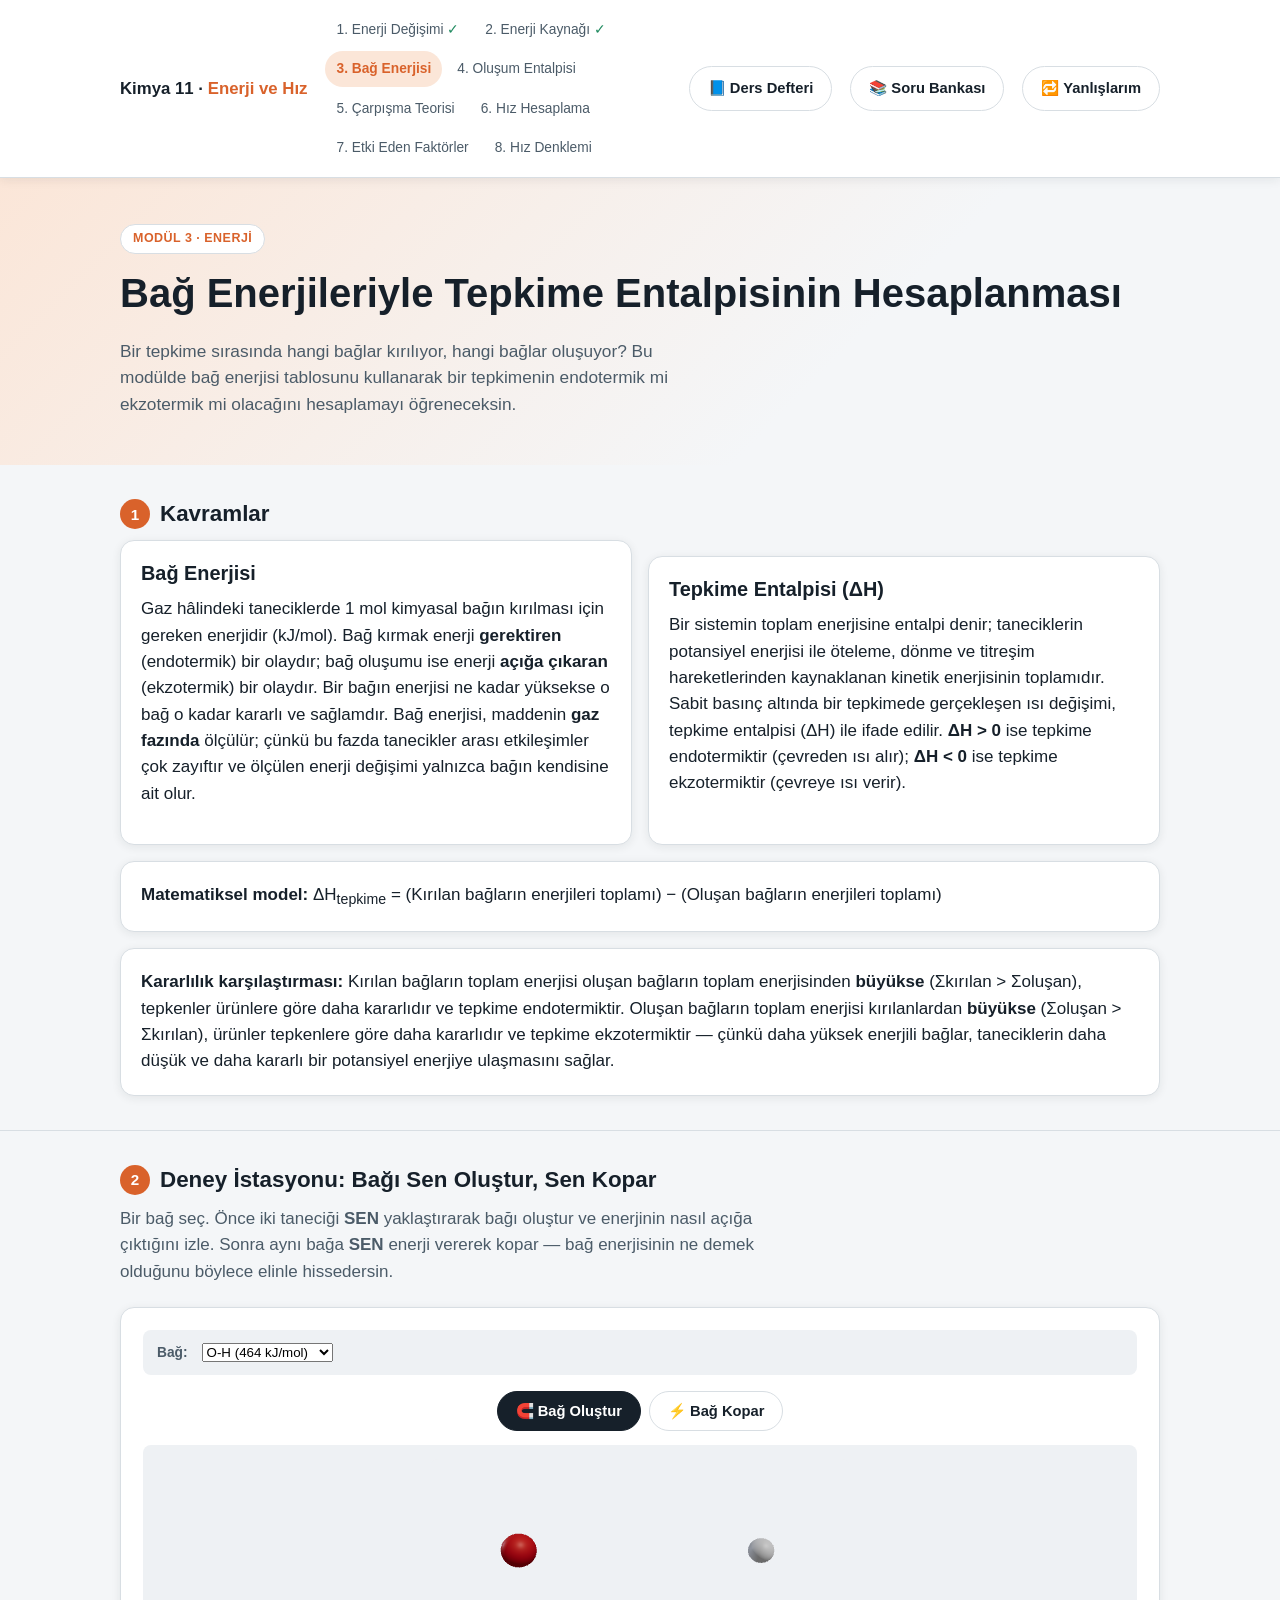
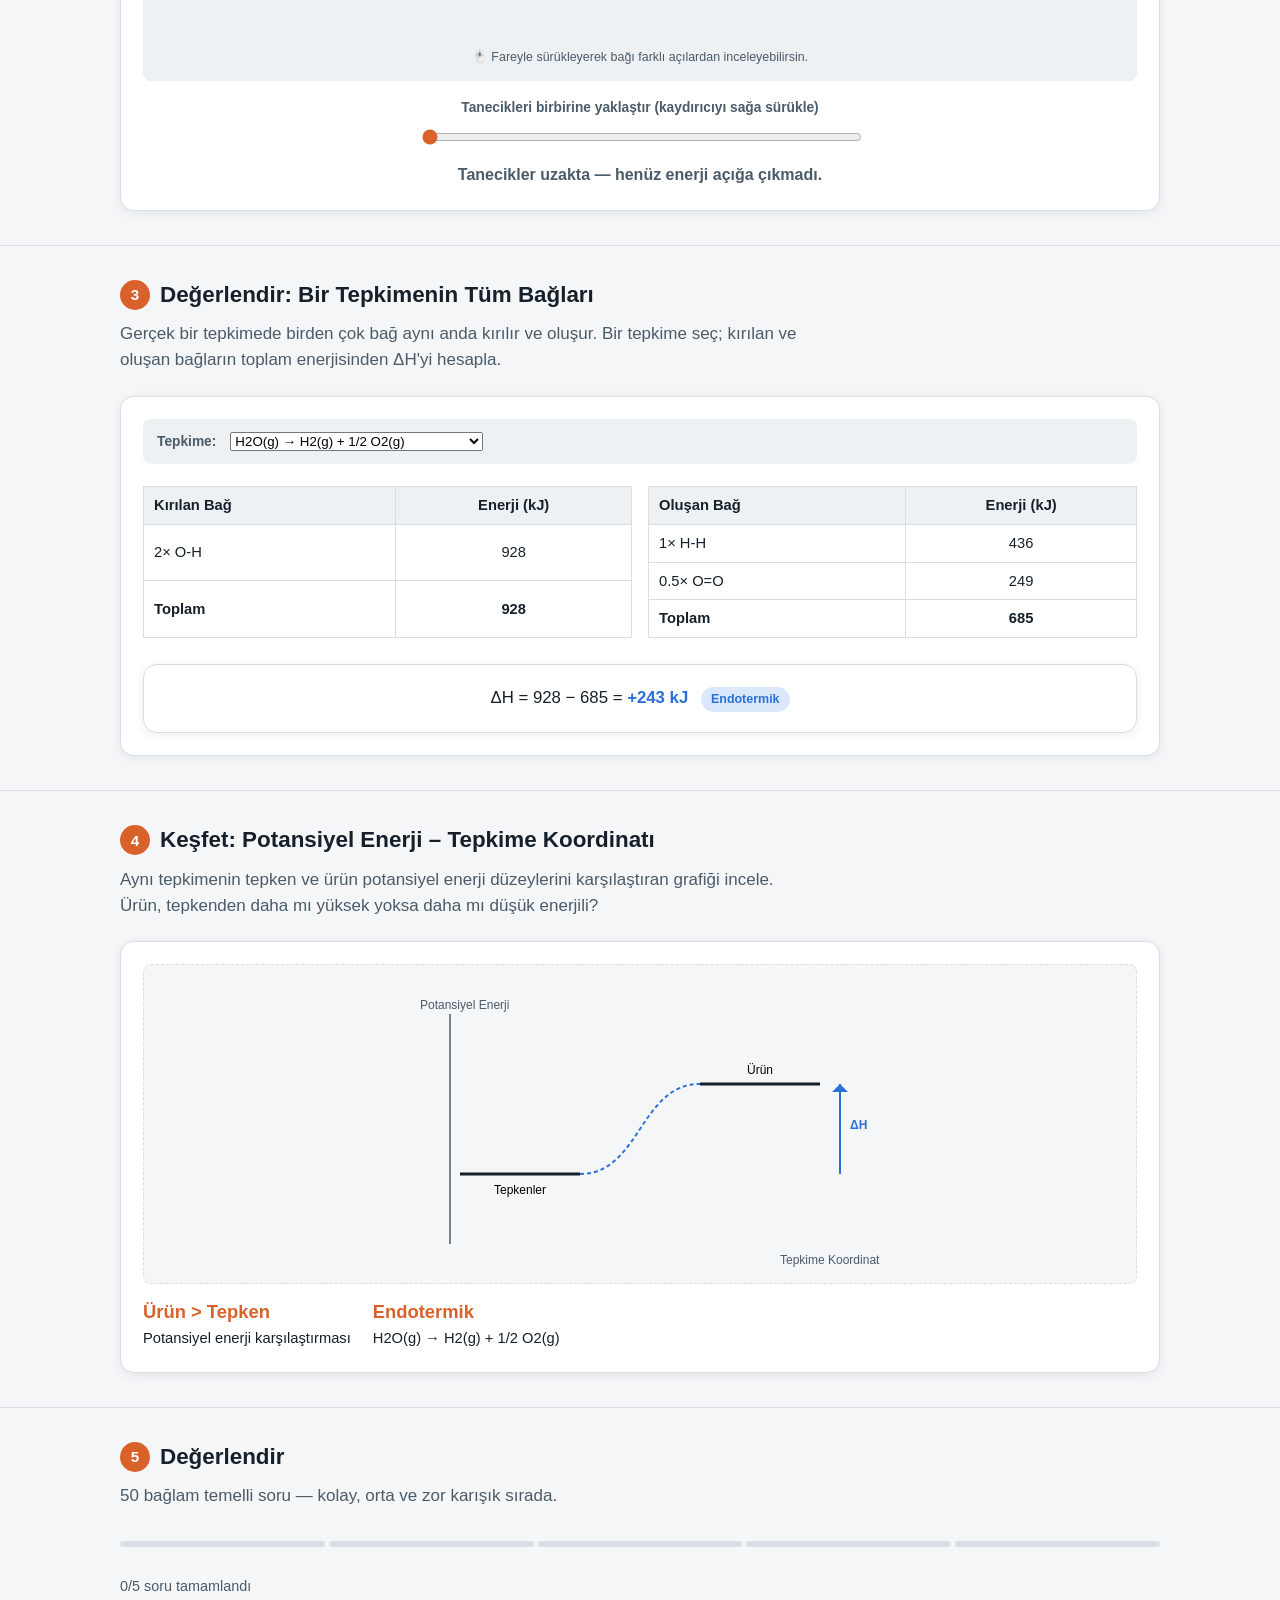
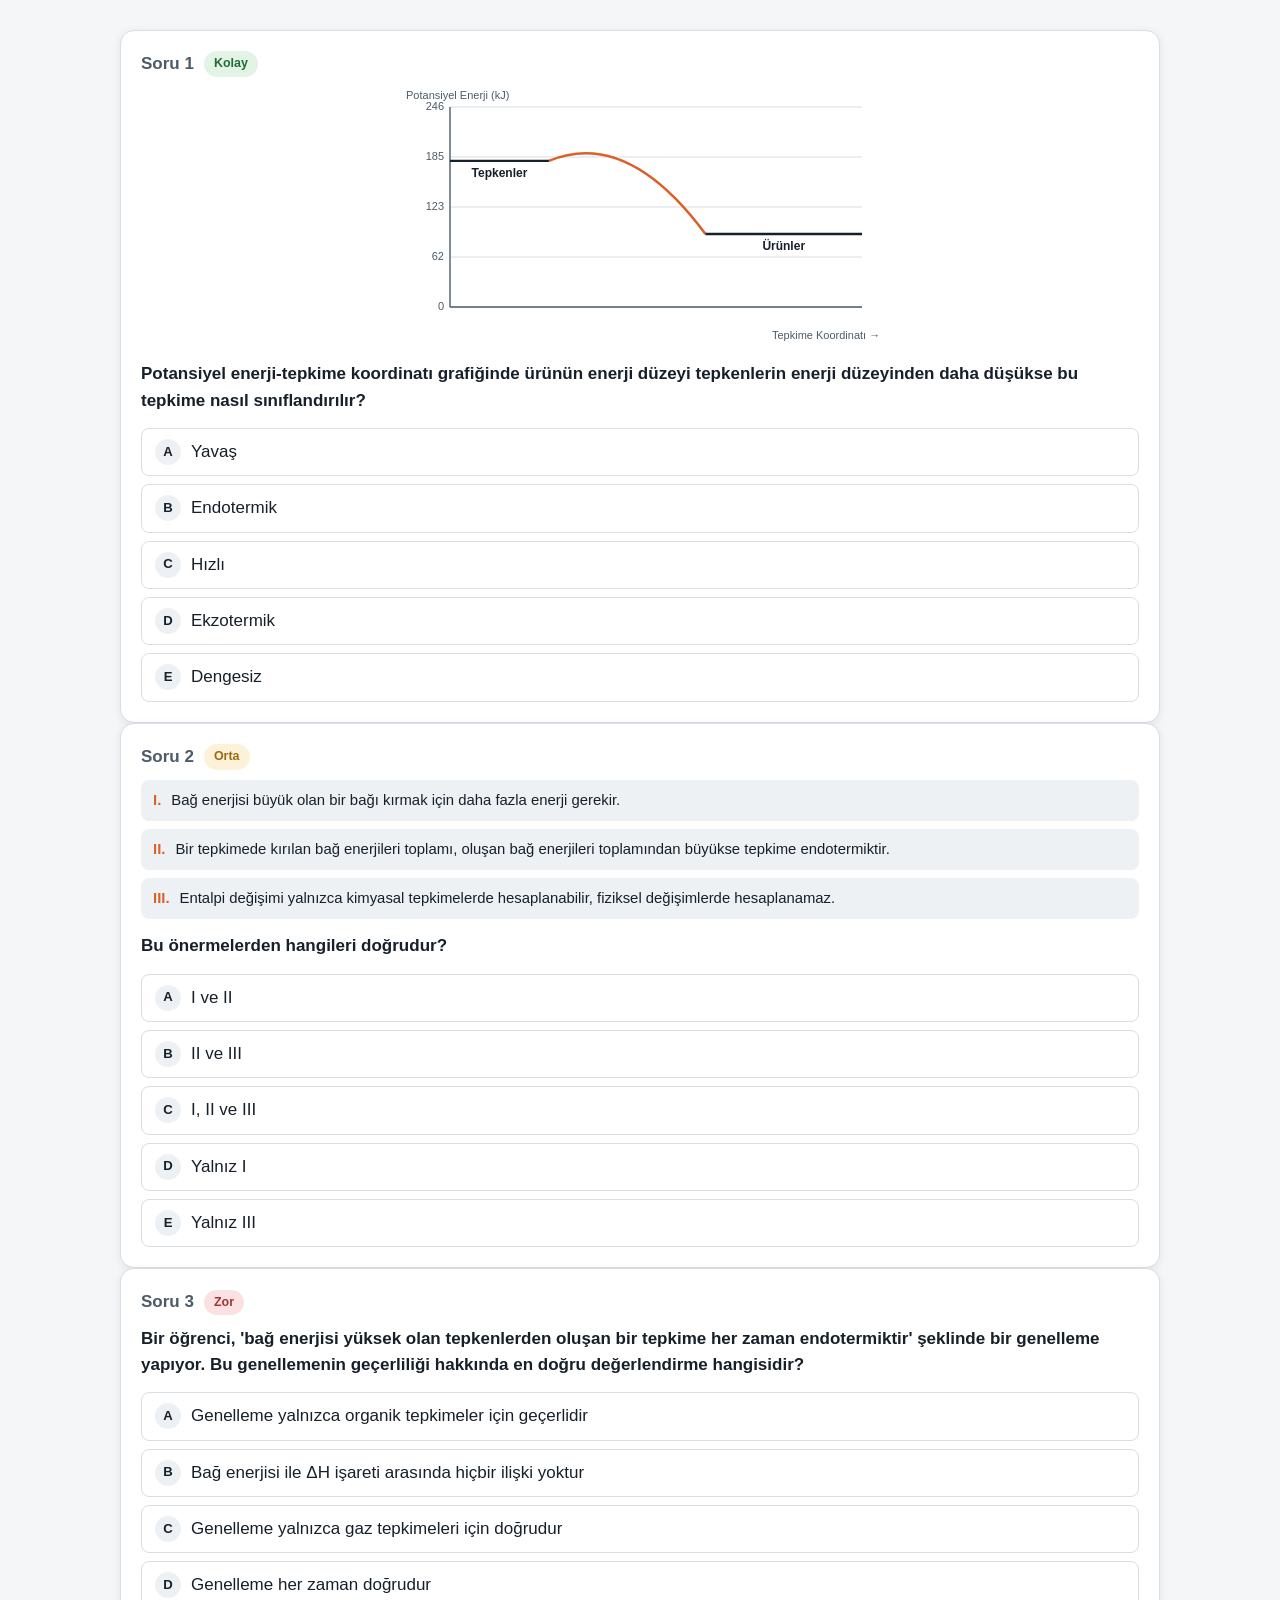
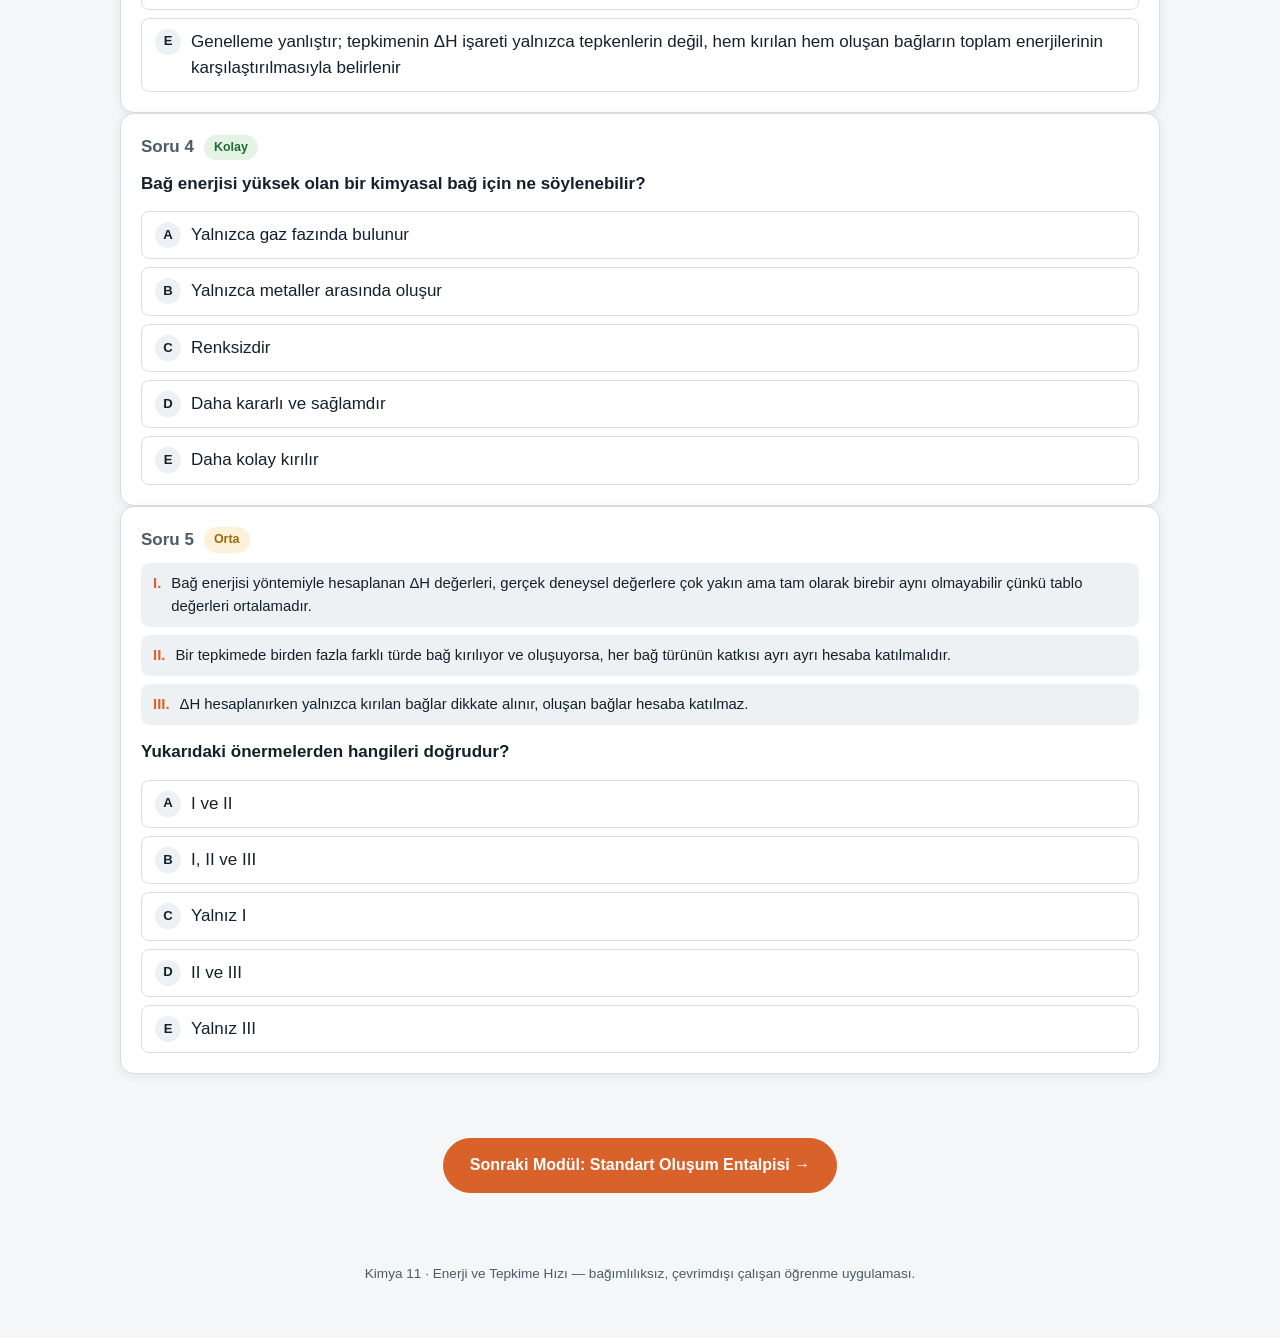
<file: moduller/03-bag-enerjisi.html>
<!DOCTYPE html>
<html lang="tr">
<head>
<meta charset="UTF-8">
<meta name="viewport" content="width=device-width, initial-scale=1.0">
<title>Bağ Enerjisiyle Tepkime Entalpisi · Kimya 11</title>
<link rel="stylesheet" href="../assets/css/style.css">
<script type="importmap">
{ "imports": {
  "three": "../assets/vendor/three/three.module.js",
  "three/addons/": "../assets/vendor/three/examples/jsm/"
} }
</script>
</head>
<body>
<div id="nav-root"></div>

<header class="hero">
  <div class="container">
    <span class="eyebrow">Modül 3 · Enerji</span>
    <h1>Bağ Enerjileriyle Tepkime Entalpisinin Hesaplanması</h1>
    <p class="lead">Bir tepkime sırasında hangi bağlar kırılıyor, hangi bağlar oluşuyor? Bu modülde bağ
      enerjisi tablosunu kullanarak bir tepkimenin endotermik mi ekzotermik mi olacağını hesaplamayı öğreneceksin.</p>
  </div>
</header>

<section class="block" style="border-top:none">
  <div class="container">
    <h2><span class="num">1</span>Kavramlar</h2>
    <div class="grid-2">
      <div class="card">
        <h3>Bağ Enerjisi</h3>
        <p>Gaz hâlindeki taneciklerde 1 mol kimyasal bağın kırılması için gereken enerjidir (kJ/mol). Bağ
          kırmak enerji <b>gerektiren</b> (endotermik) bir olaydır; bağ oluşumu ise enerji <b>açığa çıkaran</b>
          (ekzotermik) bir olaydır. Bir bağın enerjisi ne kadar yüksekse o bağ o kadar kararlı ve sağlamdır.
          Bağ enerjisi, maddenin <b>gaz fazında</b> ölçülür; çünkü bu fazda tanecikler arası etkileşimler çok
          zayıftır ve ölçülen enerji değişimi yalnızca bağın kendisine ait olur.</p>
      </div>
      <div class="card">
        <h3>Tepkime Entalpisi (ΔH)</h3>
        <p>Bir sistemin toplam enerjisine entalpi denir; taneciklerin potansiyel enerjisi ile öteleme, dönme
          ve titreşim hareketlerinden kaynaklanan kinetik enerjisinin toplamıdır. Sabit basınç altında bir
          tepkimede gerçekleşen ısı değişimi, tepkime entalpisi (ΔH) ile ifade edilir. <b>ΔH &gt; 0</b> ise
          tepkime endotermiktir (çevreden ısı alır); <b>ΔH &lt; 0</b> ise tepkime ekzotermiktir (çevreye ısı
          verir).</p>
      </div>
    </div>
    <div class="card" style="margin-top:16px">
      <p style="margin:0"><b>Matematiksel model:</b>
        ΔH<sub>tepkime</sub> = (Kırılan bağların enerjileri toplamı) − (Oluşan bağların enerjileri toplamı)</p>
    </div>
    <div class="card" style="margin-top:16px">
      <p style="margin:0"><b>Kararlılık karşılaştırması:</b> Kırılan bağların toplam enerjisi oluşan bağların
        toplam enerjisinden <b>büyükse</b> (Σkırılan &gt; Σoluşan), tepkenler ürünlere göre daha kararlıdır ve
        tepkime endotermiktir. Oluşan bağların toplam enerjisi kırılanlardan <b>büyükse</b> (Σoluşan &gt;
        Σkırılan), ürünler tepkenlere göre daha kararlıdır ve tepkime ekzotermiktir — çünkü daha yüksek enerjili
        bağlar, taneciklerin daha düşük ve daha kararlı bir potansiyel enerjiye ulaşmasını sağlar.</p>
    </div>
  </div>
</section>

<section class="block">
  <div class="container">
    <h2><span class="num">2</span>Deney İstasyonu: Bağı Sen Oluştur, Sen Kopar</h2>
    <p class="block-lead">Bir bağ seç. Önce iki taneciği <b>SEN</b> yaklaştırarak bağı oluştur ve enerjinin nasıl
      açığa çıktığını izle. Sonra aynı bağa <b>SEN</b> enerji vererek kopar — bağ enerjisinin ne demek olduğunu
      böylece elinle hissedersin.</p>
    <div class="lab">
      <div class="lab-controls">
        <label for="bond-select">Bağ:</label>
        <select id="bond-select"></select>
      </div>
      <div class="bond-tabs">
        <button class="btn bond-tab active" data-tab="form" type="button">🧲 Bağ Oluştur</button>
        <button class="btn bond-tab" data-tab="break" type="button">⚡ Bağ Kopar</button>
      </div>
      <div class="bond-stage">
        <div class="exp-3d-frame" style="max-width:420px;margin:0 auto">
          <div id="bond-scene-3d" class="exp-3d-host" style="aspect-ratio:460/200"></div>
          <span id="bond-label-badge" class="exp-3d-badge"></span>
        </div>
        <p class="exp-3d-hint">🖱️ Fareyle sürükleyerek bağı farklı açılardan inceleyebilirsin.</p>
      </div>

      <div id="form-panel" class="bond-panel">
        <label for="dist-slider">Tanecikleri birbirine yaklaştır (kaydırıcıyı sağa sürükle)</label>
        <input type="range" id="dist-slider" min="0" max="100" value="0" step="1">
        <div class="bond-readout" id="form-readout">Tanecikler uzakta — henüz enerji açığa çıkmadı.</div>
      </div>

      <div id="break-panel" class="bond-panel" style="display:none">
        <div class="btn-row">
          <button class="btn primary" id="pump-btn" type="button">⚡ Enerji Ver</button>
          <button class="btn" id="break-reset" type="button">↺ Bağı Yeniden Oluştur</button>
        </div>
        <div class="bond-energy-bar"><div class="bond-energy-fill" id="pump-fill"></div></div>
        <div class="bond-readout" id="break-readout">Depolanan enerji: 0 kJ</div>
      </div>
    </div>
  </div>
</section>

<section class="block">
  <div class="container">
    <h2><span class="num">3</span>Değerlendir: Bir Tepkimenin Tüm Bağları</h2>
    <p class="block-lead">Gerçek bir tepkimede birden çok bağ aynı anda kırılır ve oluşur. Bir tepkime seç;
      kırılan ve oluşan bağların toplam enerjisinden ΔH'yi hesapla.</p>
    <div class="lab">
      <div class="lab-controls">
        <label for="rxn-select">Tepkime:</label>
        <select id="rxn-select"></select>
      </div>
      <div id="rxn-detail"></div>
    </div>
  </div>
</section>

<section class="block">
  <div class="container">
    <h2><span class="num">4</span>Keşfet: Potansiyel Enerji – Tepkime Koordinatı</h2>
    <p class="block-lead">Aynı tepkimenin tepken ve ürün potansiyel enerji düzeylerini karşılaştıran grafiği
      incele. Ürün, tepkenden daha mı yüksek yoksa daha mı düşük enerjili?</p>
    <div class="lab">
      <div class="lab-stage" style="min-height:320px"><svg id="pe-svg" viewBox="0 0 480 300" style="width:100%;max-width:480px"></svg></div>
      <div class="lab-readout" id="pe-readout"></div>
    </div>
  </div>
</section>

<section class="block">
  <div class="container">
    <h2><span class="num">5</span>Değerlendir</h2>
    <p class="block-lead">50 bağlam temelli soru — kolay, orta ve zor karışık sırada.</p>
    <div id="quiz-host"></div>
  </div>
</section>

<div id="next-module-root"></div>
<div id="footer-root"></div>

<script src="../assets/js/nav.js"></script>
<script src="../assets/js/quiz-engine.js"></script>
<script src="../assets/js/quiz-data.js"></script>
<script>
  const MODKEY = "m3";

  const BOND_ENERGIES = {
    "H-H": 436, "N-N": 163, "I-I": 151, "C-H": 414, "N=N": 418, "C-C": 347,
    "N-H": 389, "N≡N": 946, "C=C": 611, "O-H": 464, "N-O": 222, "C≡C": 837,
    "H-S": 368, "N=O": 590, "C-N": 305, "H-F": 565, "O-O": 142, "C=N": 615,
    "H-Cl": 431, "O=O": 498, "C-O": 360, "H-Br": 364, "F-F": 159, "C=O": 736,
    "H-I": 297, "Cl-Cl": 243, "C-Cl": 339, "S-S": 266, "Br-Br": 193, "C-I": 238,
  };

  const REACTIONS = [
    { name: "H2O(g) → H2(g) + 1/2 O2(g)", broken: [["O-H", 2]], formed: [["H-H", 1], ["O=O", 0.5]] },
    { name: "CH4(g) + 2O2(g) → CO2(g) + 2H2O(g)", broken: [["C-H", 4], ["O=O", 2]], formed: [["C=O", 2], ["O-H", 4]] },
    { name: "N2(g) + 2H2(g) → N2H4(g)", broken: [["N≡N", 1], ["H-H", 2]], formed: [["N-N", 1], ["N-H", 4]] },
    { name: "H2(g) + F2(g) → 2HF(g)", broken: [["H-H", 1], ["F-F", 1]], formed: [["H-F", 2]] },
    { name: "H2(g) + Cl2(g) → 2HCl(g)", broken: [["H-H", 1], ["Cl-Cl", 1]], formed: [["H-Cl", 2]] },
    { name: "N2(g) + O2(g) → 2NO(g)", broken: [["N≡N", 1], ["O=O", 1]], formed: [["N=O", 2]] },
    { name: "H2(g) + I2(g) → 2HI(g)", broken: [["H-H", 1], ["I-I", 1]], formed: [["H-I", 2]] },
  ];

  function sumEnergy(list) {
    return list.reduce((acc, [bond, n]) => acc + BOND_ENERGIES[bond] * n, 0);
  }

  function renderReactionTable(idx) {
    const rxn = REACTIONS[idx];
    const brokenSum = sumEnergy(rxn.broken);
    const formedSum = sumEnergy(rxn.formed);
    const dH = Math.round(brokenSum - formedSum);
    const detail = document.getElementById("rxn-detail");
    detail.innerHTML = `
      <div class="grid-2">
        <table class="viz-table"><thead><tr><th>Kırılan Bağ</th><th>Enerji (kJ)</th></tr></thead><tbody>
          ${rxn.broken.map(([b, n]) => `<tr><td>${n}× ${b}</td><td>${Math.round(BOND_ENERGIES[b] * n)}</td></tr>`).join("")}
          <tr style="font-weight:700"><td>Toplam</td><td>${Math.round(brokenSum)}</td></tr>
        </tbody></table>
        <table class="viz-table"><thead><tr><th>Oluşan Bağ</th><th>Enerji (kJ)</th></tr></thead><tbody>
          ${rxn.formed.map(([b, n]) => `<tr><td>${n}× ${b}</td><td>${Math.round(BOND_ENERGIES[b] * n)}</td></tr>`).join("")}
          <tr style="font-weight:700"><td>Toplam</td><td>${Math.round(formedSum)}</td></tr>
        </tbody></table>
      </div>
      <div class="card" style="margin-top:12px;text-align:center">
        <p style="margin:0;font-size:1.05rem">ΔH = ${Math.round(brokenSum)} − ${Math.round(formedSum)} =
          <b style="color:${dH > 0 ? "var(--endo)" : "var(--exo)"}">${dH > 0 ? "+" : ""}${dH} kJ</b>
          <span class="tag ${dH > 0 ? "endo" : "exo"}" style="margin-left:8px">${dH > 0 ? "Endotermik" : "Ekzotermik"}</span></p>
      </div>
    `;
    drawPEDiagram(dH, rxn.name);
  }

  /* ---------- 3B bağ sahnesi (paylaşılan iki atom + bağ bileşeni) ---------- */
  let bondScene3D = null;
  let bondScene3DLoading = null;
  function ensureBondScene3D() {
    if (bondScene3D) return Promise.resolve(bondScene3D);
    if (bondScene3DLoading) return bondScene3DLoading;
    bondScene3DLoading = import("../assets/js/scene3d-molecule.js").then(({ createBondScene }) => {
      bondScene3D = createBondScene(document.getElementById("bond-scene-3d"));
      return bondScene3D;
    });
    return bondScene3DLoading;
  }
  function parseBond(bond) {
    const m = bond.match(/^([A-Z][a-z]?)[-=≡]([A-Z][a-z]?)$/);
    return m ? [m[1], m[2]] : ["C", "C"];
  }

  /* ---------- Bağı Sen Oluştur, Sen Kopar (öğrenci doğrudan sürükler/tıklar) ---------- */
  const BOND_LIST = Object.keys(BOND_ENERGIES).sort();
  let bondTab = "form";
  let pumpEnergy = 0;
  let pumpBroken = false;

  function selectedBondKey() {
    return document.getElementById("bond-select").value;
  }
  function setSceneBond(gap) {
    const [elA, elB] = parseBond(selectedBondKey());
    ensureBondScene3D().then((api) => api.setBond(elA, elB, gap));
  }

  function resetFormPanel() {
    document.getElementById("dist-slider").value = 0;
    setSceneBond(1.7);
    document.getElementById("bond-label-badge").textContent = "";
    const readout = document.getElementById("form-readout");
    readout.className = "bond-readout";
    readout.textContent = "Tanecikler uzakta — henüz enerji açığa çıkmadı.";
  }

  function onDistInput(e) {
    const pct = Number(e.target.value);
    const gap = 1.7 * (1 - pct / 100);
    setSceneBond(gap);
    const energy = BOND_ENERGIES[selectedBondKey()];
    const readout = document.getElementById("form-readout");
    const badge = document.getElementById("bond-label-badge");
    if (pct >= 92) {
      readout.className = "bond-readout flash";
      readout.innerHTML = `🔆 <b>Bağ oluştu! ${energy} kJ enerji açığa çıktı.</b>`;
      badge.textContent = `${selectedBondKey()} bağı`;
    } else {
      readout.className = "bond-readout";
      readout.textContent = pct > 5
        ? `Yaklaştıkça enerji açığa çıkıyor: ≈ ${Math.round(energy * (pct / 100))} kJ`
        : "Tanecikler uzakta — henüz enerji açığa çıkmadı.";
      badge.textContent = "";
    }
  }

  function resetBreakPanel() {
    pumpEnergy = 0;
    pumpBroken = false;
    setSceneBond(0);
    document.getElementById("bond-label-badge").textContent = `${selectedBondKey()} bağı (oluşmuş)`;
    document.getElementById("pump-fill").style.width = "0%";
    document.getElementById("pump-fill").classList.remove("done");
    document.getElementById("pump-btn").disabled = false;
    const readout = document.getElementById("break-readout");
    readout.className = "bond-readout";
    readout.textContent = "Depolanan enerji: 0 kJ";
  }

  function onPump() {
    if (pumpBroken) return;
    const required = BOND_ENERGIES[selectedBondKey()];
    const step = Math.max(20, Math.round(required / 8));
    pumpEnergy = Math.min(required, pumpEnergy + step);
    document.getElementById("pump-fill").style.width = Math.round((pumpEnergy / required) * 100) + "%";
    const readout = document.getElementById("break-readout");
    if (pumpEnergy >= required) {
      pumpBroken = true;
      document.getElementById("pump-btn").disabled = true;
      document.getElementById("pump-fill").classList.add("done");
      readout.className = "bond-readout flash";
      readout.innerHTML = `💥 <b>Bağ kırıldı! ${required} kJ enerji alındı.</b>`;
      document.getElementById("bond-label-badge").textContent = `${selectedBondKey()} bağı kırıldı`;
      let f = 0;
      const frames = 10;
      const timer = setInterval(() => {
        f++;
        setSceneBond(1.7 * (f / frames));
        if (f >= frames) clearInterval(timer);
      }, 30);
    } else {
      readout.textContent = `Depolanan enerji: ${pumpEnergy} / ${required} kJ`;
    }
  }

  function switchBondTab(tab) {
    bondTab = tab;
    document.querySelectorAll(".bond-tab").forEach((b) => b.classList.toggle("active", b.dataset.tab === tab));
    document.getElementById("form-panel").style.display = tab === "form" ? "" : "none";
    document.getElementById("break-panel").style.display = tab === "break" ? "" : "none";
    if (tab === "form") resetFormPanel();
    else resetBreakPanel();
  }

  function setupBondSim() {
    const sel = document.getElementById("bond-select");
    BOND_LIST.forEach((b) => sel.appendChild(new Option(`${b}  (${BOND_ENERGIES[b]} kJ/mol)`, b)));
    sel.value = "O-H";
    sel.addEventListener("change", () => switchBondTab(bondTab));
    document.querySelectorAll(".bond-tab").forEach((btn) => btn.addEventListener("click", () => switchBondTab(btn.dataset.tab)));
    document.getElementById("dist-slider").addEventListener("input", onDistInput);
    document.getElementById("pump-btn").addEventListener("click", onPump);
    document.getElementById("break-reset").addEventListener("click", resetBreakPanel);
    switchBondTab("form");
  }

  function drawPEDiagram(dH, name) {
    const svgEl = document.getElementById("pe-svg");
    const endo = dH > 0;
    const reactY = 200, prodY = endo ? 110 : 260;
    const color = endo ? "var(--endo)" : "var(--exo)";
    svgEl.innerHTML = `
      <line x1="50" y1="270" x2="50" y2="40" stroke="var(--ink-soft)" stroke-width="1.5"/>
      <text x="20" y="35" font-size="12" fill="var(--ink-soft)">Potansiyel Enerji</text>
      <text x="380" y="290" font-size="12" fill="var(--ink-soft)">Tepkime Koordinatı</text>
      <line x1="60" y1="${reactY}" x2="180" y2="${reactY}" stroke="var(--ink)" stroke-width="3"/>
      <text x="120" y="${reactY + 20}" text-anchor="middle" font-size="12">Tepkenler</text>
      <line x1="300" y1="${prodY}" x2="420" y2="${prodY}" stroke="var(--ink)" stroke-width="3"/>
      <text x="360" y="${prodY + (endo ? -10 : 20)}" text-anchor="middle" font-size="12">Ürün</text>
      <path d="M180,${reactY} C 240,${reactY} 240,${prodY} 300,${prodY}" fill="none" stroke="${color}" stroke-width="2" stroke-dasharray="4 3"/>
      <line x1="440" y1="${reactY}" x2="440" y2="${prodY}" stroke="${color}" stroke-width="2" marker-end="url(#pearrow)"/>
      <text x="450" y="${(reactY + prodY) / 2}" font-size="12" fill="${color}" font-weight="700">ΔH</text>
      <defs><marker id="pearrow" markerWidth="8" markerHeight="8" refX="4" refY="4" orient="auto">
        <path d="M0,0 L4,4 L0,8 Z" fill="${color}"/></marker></defs>
    `;
    document.getElementById("pe-readout").innerHTML = `
      <div><b>${endo ? "Ürün > Tepken" : "Ürün < Tepken"}</b>Potansiyel enerji karşılaştırması</div>
      <div><b>${endo ? "Endotermik" : "Ekzotermik"}</b>${name}</div>
    `;
  }

  function buildRxnLab() {
    const sel = document.getElementById("rxn-select");
    REACTIONS.forEach((r, i) => sel.appendChild(new Option(r.name, i)));
    sel.addEventListener("change", () => renderReactionTable(Number(sel.value)));
    renderReactionTable(0);
  }

  setupBondSim();
  buildRxnLab();
  mountNav(MODKEY);
  mountNextModule(MODKEY);
  markVisited(MODKEY);
  mountFooter();
  renderQuiz(MODKEY, QUIZ.m3);
</script>
</body>
</html>
</file>
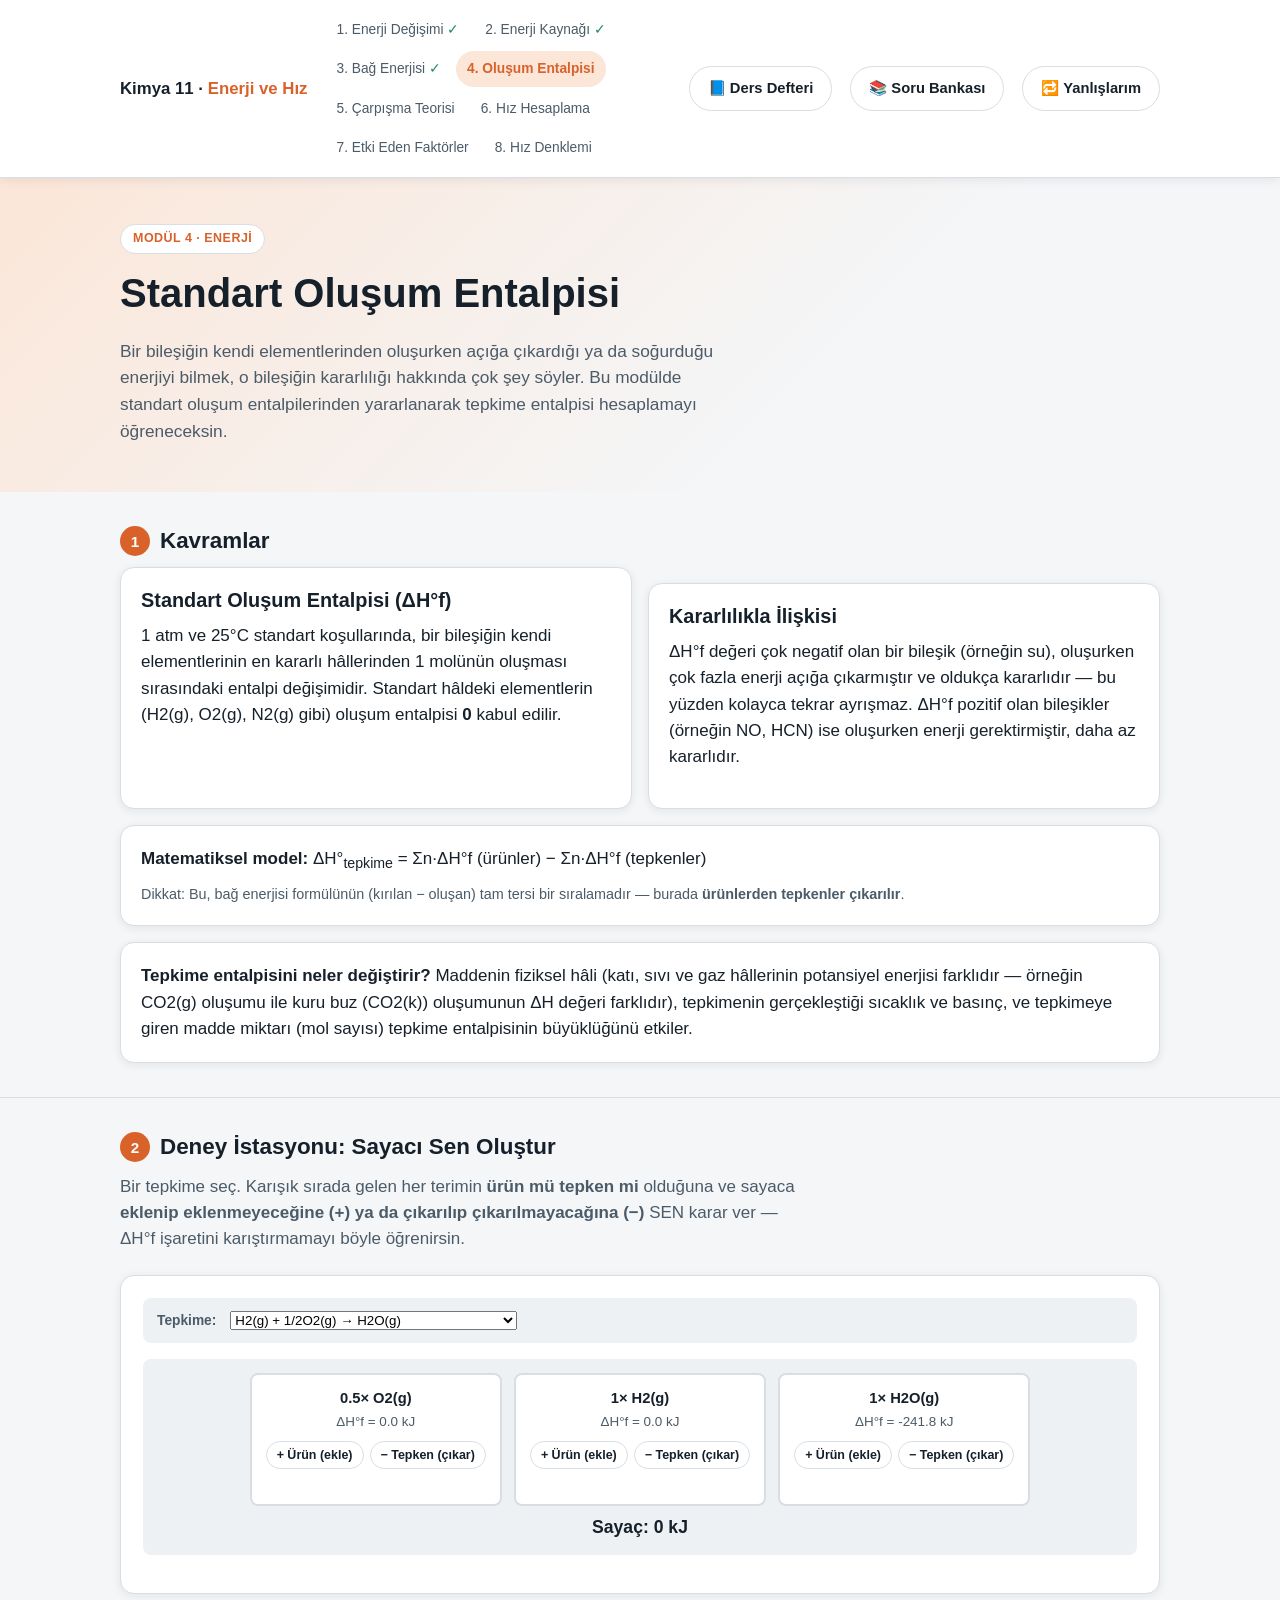
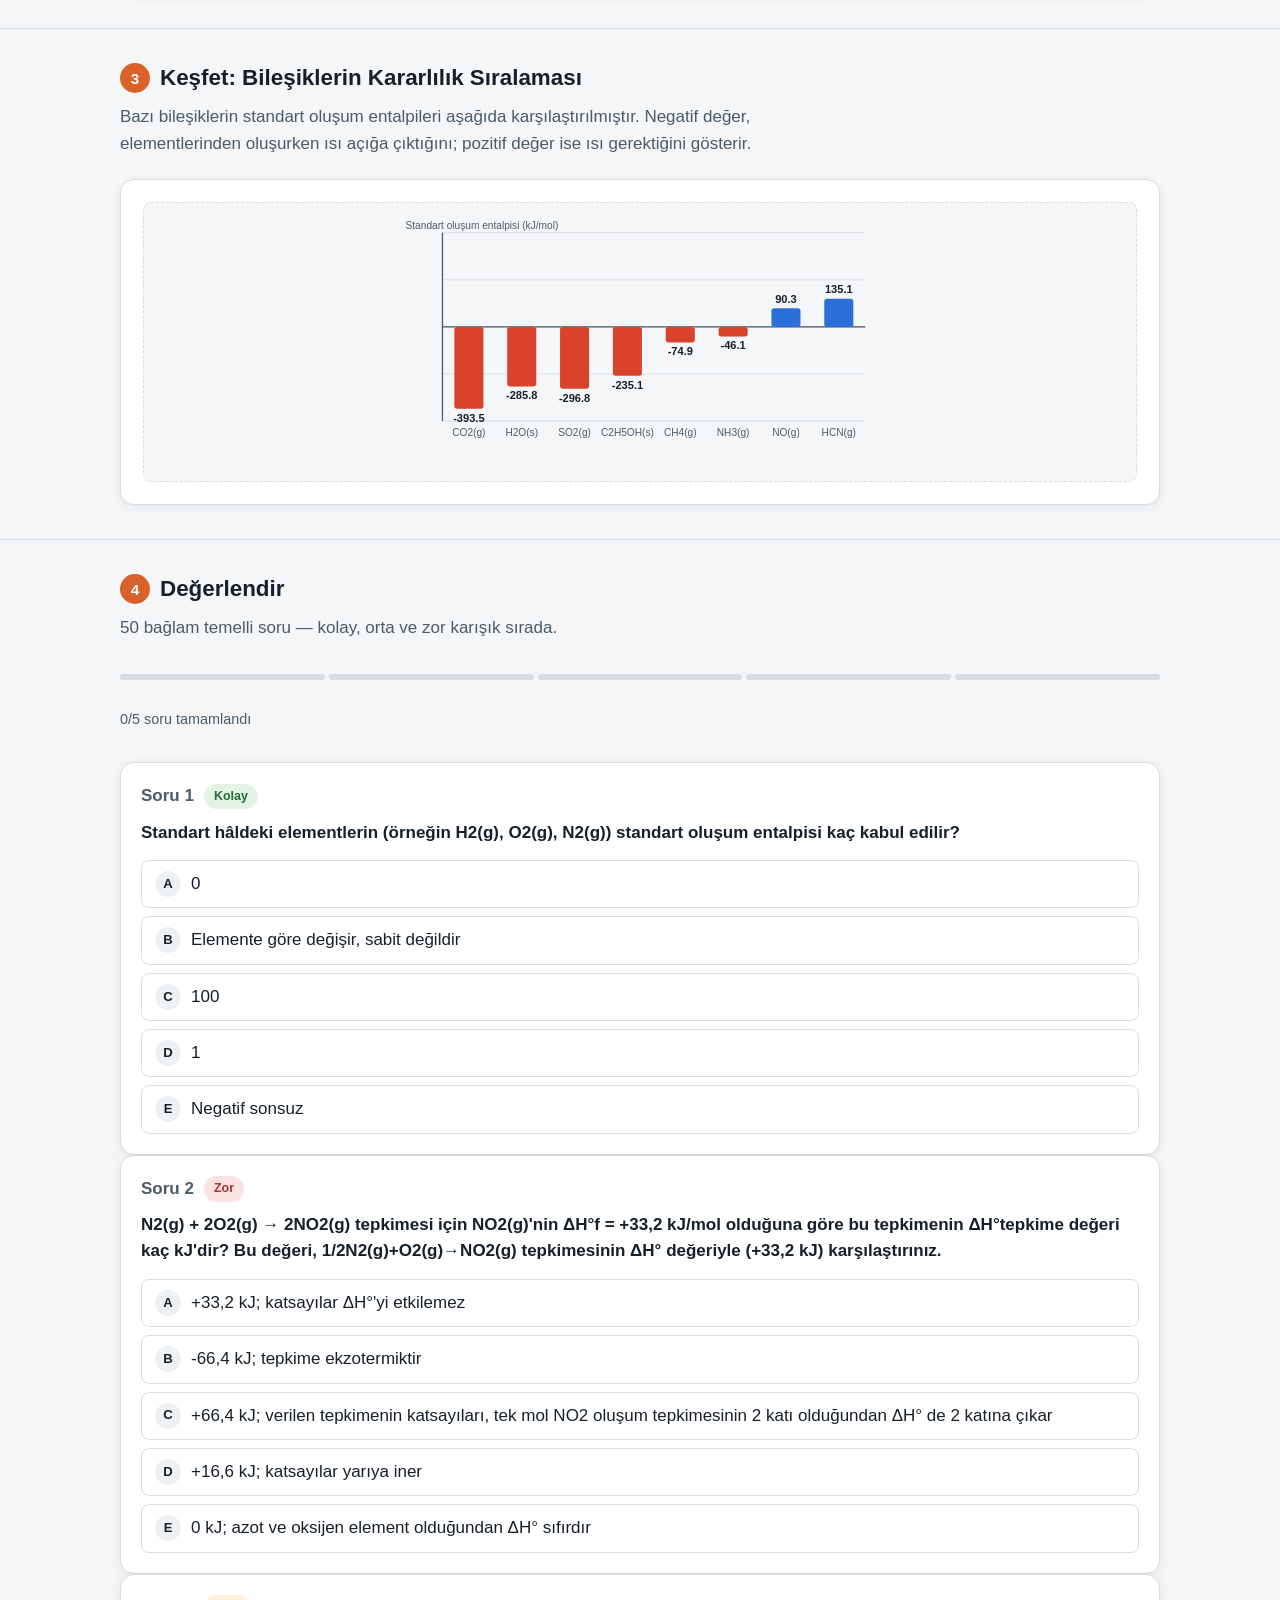
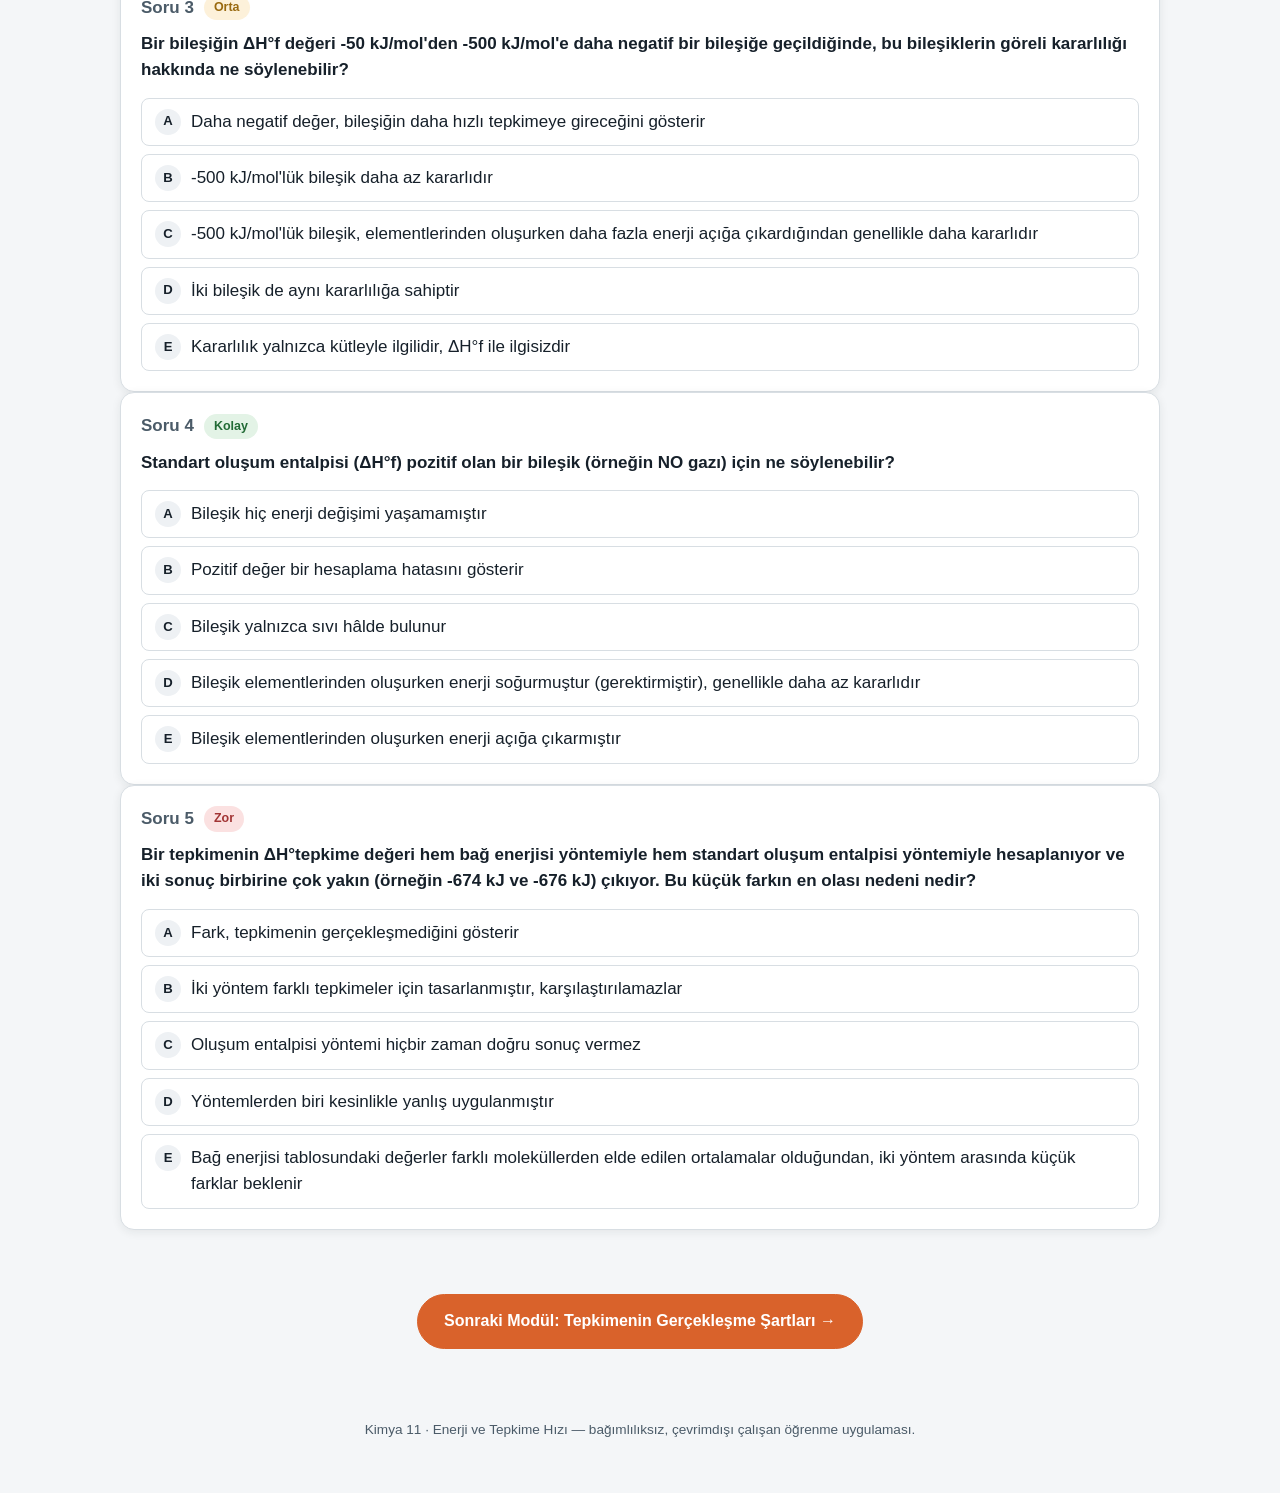
<file: moduller/04-olusum-entalpisi.html>
<!DOCTYPE html>
<html lang="tr">
<head>
<meta charset="UTF-8">
<meta name="viewport" content="width=device-width, initial-scale=1.0">
<title>Standart Oluşum Entalpisi · Kimya 11</title>
<link rel="stylesheet" href="../assets/css/style.css">
</head>
<body>
<div id="nav-root"></div>

<header class="hero">
  <div class="container">
    <span class="eyebrow">Modül 4 · Enerji</span>
    <h1>Standart Oluşum Entalpisi</h1>
    <p class="lead">Bir bileşiğin kendi elementlerinden oluşurken açığa çıkardığı ya da soğurduğu enerjiyi
      bilmek, o bileşiğin kararlılığı hakkında çok şey söyler. Bu modülde standart oluşum entalpilerinden
      yararlanarak tepkime entalpisi hesaplamayı öğreneceksin.</p>
  </div>
</header>

<section class="block" style="border-top:none">
  <div class="container">
    <h2><span class="num">1</span>Kavramlar</h2>
    <div class="grid-2">
      <div class="card">
        <h3>Standart Oluşum Entalpisi (ΔH°f)</h3>
        <p>1 atm ve 25°C standart koşullarında, bir bileşiğin kendi elementlerinin en kararlı hâllerinden 1
          molünün oluşması sırasındaki entalpi değişimidir. Standart hâldeki elementlerin (H2(g), O2(g),
          N2(g) gibi) oluşum entalpisi <b>0</b> kabul edilir.</p>
      </div>
      <div class="card">
        <h3>Kararlılıkla İlişkisi</h3>
        <p>ΔH°f değeri çok negatif olan bir bileşik (örneğin su), oluşurken çok fazla enerji açığa çıkarmıştır
          ve oldukça kararlıdır — bu yüzden kolayca tekrar ayrışmaz. ΔH°f pozitif olan bileşikler (örneğin NO,
          HCN) ise oluşurken enerji gerektirmiştir, daha az kararlıdır.</p>
      </div>
    </div>
    <div class="card" style="margin-top:16px">
      <p style="margin:0"><b>Matematiksel model:</b>
        ΔH°<sub>tepkime</sub> = Σn·ΔH°f (ürünler) − Σn·ΔH°f (tepkenler)</p>
      <p style="margin:8px 0 0;color:var(--ink-soft);font-size:.9rem">Dikkat: Bu, bağ enerjisi formülünün
        (kırılan − oluşan) tam tersi bir sıralamadır — burada <b>ürünlerden tepkenler çıkarılır</b>.</p>
    </div>
    <div class="card" style="margin-top:16px">
      <p style="margin:0"><b>Tepkime entalpisini neler değiştirir?</b> Maddenin fiziksel hâli (katı, sıvı ve
        gaz hâllerinin potansiyel enerjisi farklıdır — örneğin CO2(g) oluşumu ile kuru buz (CO2(k)) oluşumunun
        ΔH değeri farklıdır), tepkimenin gerçekleştiği sıcaklık ve basınç, ve tepkimeye giren madde miktarı
        (mol sayısı) tepkime entalpisinin büyüklüğünü etkiler.</p>
    </div>
  </div>
</section>

<section class="block">
  <div class="container">
    <h2><span class="num">2</span>Deney İstasyonu: Sayacı Sen Oluştur</h2>
    <p class="block-lead">Bir tepkime seç. Karışık sırada gelen her terimin <b>ürün mü tepken mi</b> olduğuna
      ve sayaca <b>eklenip eklenmeyeceğine (+) ya da çıkarılıp çıkarılmayacağına (−)</b> SEN karar ver — ΔH°f
      işaretini karıştırmamayı böyle öğrenirsin.</p>
    <div class="lab">
      <div class="lab-controls">
        <label for="rxn-select">Tepkime:</label>
        <select id="rxn-select"></select>
      </div>
      <div class="bond-stage">
        <div id="formation-chips" class="chip-row"></div>
        <div class="bond-counter" id="formation-counter">Sayaç: 0 kJ</div>
      </div>
      <div id="rxn-detail"></div>
    </div>
  </div>
</section>

<section class="block">
  <div class="container">
    <h2><span class="num">3</span>Keşfet: Bileşiklerin Kararlılık Sıralaması</h2>
    <p class="block-lead">Bazı bileşiklerin standart oluşum entalpileri aşağıda karşılaştırılmıştır. Negatif
      değer, elementlerinden oluşurken ısı açığa çıktığını; pozitif değer ise ısı gerektiğini gösterir.</p>
    <div class="lab">
      <div class="lab-stage" style="min-height:280px"><svg id="stability-svg" viewBox="0 0 560 280" style="width:100%;max-width:560px"></svg></div>
    </div>
  </div>
</section>

<section class="block">
  <div class="container">
    <h2><span class="num">4</span>Değerlendir</h2>
    <p class="block-lead">50 bağlam temelli soru — kolay, orta ve zor karışık sırada.</p>
    <div id="quiz-host"></div>
  </div>
</section>

<div id="next-module-root"></div>
<div id="footer-root"></div>

<script src="../assets/js/nav.js"></script>
<script src="../assets/js/quiz-engine.js"></script>
<script src="../assets/js/quiz-data.js"></script>
<script>
  const MODKEY = "m4";

  const FORMATION = {
    "H2O(g)": -241.8, "H2O(s)": -285.8, "NO2(g)": 33.2, "NO(g)": 90.3,
    "NH3(g)": -46.1, "HCl(g)": -92.3, "NH4Cl(k)": -314.4, "C2H5OH(s)": -235.1,
    "CO2(g)": -393.5, "CH4(g)": -74.9, "HCN(g)": 135.1, "H2S(g)": -20.7,
    "SO2(g)": -296.8, "H2(g)": 0, "O2(g)": 0, "N2(g)": 0,
  };

  const RXN4 = [
    {
      name: "H2(g) + 1/2O2(g) → H2O(g)",
      reactants: [["H2(g)", 1], ["O2(g)", 0.5]],
      products: [["H2O(g)", 1]],
    },
    {
      name: "NH3(g) + HCl(g) → NH4Cl(k)",
      reactants: [["NH3(g)", 1], ["HCl(g)", 1]],
      products: [["NH4Cl(k)", 1]],
    },
    {
      name: "C2H5OH(s) + 3O2(g) → 2CO2(g) + 3H2O(g)",
      reactants: [["C2H5OH(s)", 1], ["O2(g)", 3]],
      products: [["CO2(g)", 2], ["H2O(g)", 3]],
    },
    {
      name: "2CH4(g) + N2(g) → HCN(g) + NH3(g)",
      reactants: [["CH4(g)", 2], ["N2(g)", 1]],
      products: [["HCN(g)", 1], ["NH3(g)", 1]],
    },
    {
      name: "2H2S(g) + 3O2(g) → 2H2O(s) + 2SO2(g)",
      reactants: [["H2S(g)", 2], ["O2(g)", 3]],
      products: [["H2O(s)", 2], ["SO2(g)", 2]],
    },
    {
      name: "4NH3(g) + 6NO(g) → 5N2(g) + 6H2O(g)",
      reactants: [["NH3(g)", 4], ["NO(g)", 6]],
      products: [["N2(g)", 5], ["H2O(g)", 6]],
    },
  ];

  function sumF(list) {
    return list.reduce((acc, [name, n]) => acc + FORMATION[name] * n, 0);
  }

  function renderRxn4Table(idx) {
    const rxn = RXN4[idx];
    const reactSum = sumF(rxn.reactants);
    const prodSum = sumF(rxn.products);
    const dH = Math.round((prodSum - reactSum) * 10) / 10;
    const detail = document.getElementById("rxn-detail");
    detail.innerHTML = `
      <div class="grid-2">
        <table class="viz-table"><thead><tr><th>Tepken</th><th>n·ΔH°f (kJ)</th></tr></thead><tbody>
          ${rxn.reactants.map(([name, n]) => `<tr><td>${n}× ${name}</td><td>${(FORMATION[name] * n).toFixed(1)}</td></tr>`).join("")}
          <tr style="font-weight:700"><td>Toplam</td><td>${reactSum.toFixed(1)}</td></tr>
        </tbody></table>
        <table class="viz-table"><thead><tr><th>Ürün</th><th>n·ΔH°f (kJ)</th></tr></thead><tbody>
          ${rxn.products.map(([name, n]) => `<tr><td>${n}× ${name}</td><td>${(FORMATION[name] * n).toFixed(1)}</td></tr>`).join("")}
          <tr style="font-weight:700"><td>Toplam</td><td>${prodSum.toFixed(1)}</td></tr>
        </tbody></table>
      </div>
      <div class="card" style="margin-top:12px;text-align:center">
        <p style="margin:0;font-size:1.05rem">ΔH° = ${prodSum.toFixed(1)} − (${reactSum.toFixed(1)}) =
          <b style="color:${dH > 0 ? "var(--endo)" : "var(--exo)"}">${dH > 0 ? "+" : ""}${dH} kJ</b>
          <span class="tag ${dH > 0 ? "endo" : "exo"}" style="margin-left:8px">${dH > 0 ? "Endotermik" : "Ekzotermik"}</span></p>
      </div>
    `;
  }

  function renderFormationChips(idx) {
    const rxn = RXN4[idx];
    document.getElementById("formation-counter").textContent = "Sayaç: 0 kJ";
    document.getElementById("rxn-detail").innerHTML = "";
    const chipsHost = document.getElementById("formation-chips");
    chipsHost.innerHTML = "";

    const terms = [
      ...rxn.reactants.map(([name, n]) => ({ name, n, isProduct: false })),
      ...rxn.products.map(([name, n]) => ({ name, n, isProduct: true })),
    ];
    for (let i = terms.length - 1; i > 0; i--) {
      const j = Math.floor(Math.random() * (i + 1));
      [terms[i], terms[j]] = [terms[j], terms[i]];
    }

    let total = 0;
    let done = 0;
    terms.forEach((t) => {
      const value = FORMATION[t.name] * t.n;
      const card = document.createElement("div");
      card.className = "chip-card";
      card.innerHTML = `
        <div class="chip-term">${t.n}× ${t.name}</div>
        <div class="chip-value">ΔH°f = ${value.toFixed(1)} kJ</div>
        <div class="chip-btns">
          <button class="btn" data-op="add" type="button">+ Ürün (ekle)</button>
          <button class="btn" data-op="sub" type="button">− Tepken (çıkar)</button>
        </div>
        <div class="chip-feedback"></div>
      `;
      card.querySelectorAll(".chip-btns button").forEach((btn) => {
        btn.addEventListener("click", () => {
          card.querySelectorAll(".chip-btns button").forEach((b) => (b.disabled = true));
          const chosenAdd = btn.dataset.op === "add";
          const correct = chosenAdd === t.isProduct;
          total += t.isProduct ? value : -value;
          done++;
          card.classList.add(correct ? "chip-correct" : "chip-wrong");
          card.querySelector(".chip-feedback").innerHTML = correct
            ? `✓ Doğru — bu bir ${t.isProduct ? "ürün, sayaca eklendi." : "tepken, sayaçtan çıkarıldı."}`
            : `✗ Yanlış — bu bir ${t.isProduct ? "ürün, sayaca EKLENMELİYDİ." : "tepken, sayaçtan ÇIKARILMALIYDI."}`;
          document.getElementById("formation-counter").textContent = `Sayaç: ${total.toFixed(1)} kJ`;
          if (done >= terms.length) renderRxn4Table(idx);
        });
      });
      chipsHost.appendChild(card);
    });
  }

  function buildRxnLab4() {
    const sel = document.getElementById("rxn-select");
    RXN4.forEach((r, i) => sel.appendChild(new Option(r.name, i)));
    sel.addEventListener("change", () => renderFormationChips(Number(sel.value)));
    renderFormationChips(0);
  }

  function drawStabilityChart() {
    const compounds = [
      ["CO2(g)", -393.5], ["H2O(s)", -285.8], ["SO2(g)", -296.8], ["C2H5OH(s)", -235.1],
      ["CH4(g)", -74.9], ["NH3(g)", -46.1], ["NO(g)", 90.3], ["HCN(g)", 135.1],
    ];
    const svgEl = document.getElementById("stability-svg");
    const chart = renderChart({
      labels: compounds.map((c) => c[0]),
      values: compounds.map((c) => c[1]),
      unit: "Standart oluşum entalpisi (kJ/mol)",
      tone: compounds.map((c) => (c[1] < 0 ? "exo" : "endo")),
    });
    chart.id = "stability-svg";
    svgEl.replaceWith(chart);
  }

  buildRxnLab4();
  drawStabilityChart();
  mountNav(MODKEY);
  mountNextModule(MODKEY);
  markVisited(MODKEY);
  mountFooter();
  renderQuiz(MODKEY, QUIZ.m4);
</script>
</body>
</html>
</file>
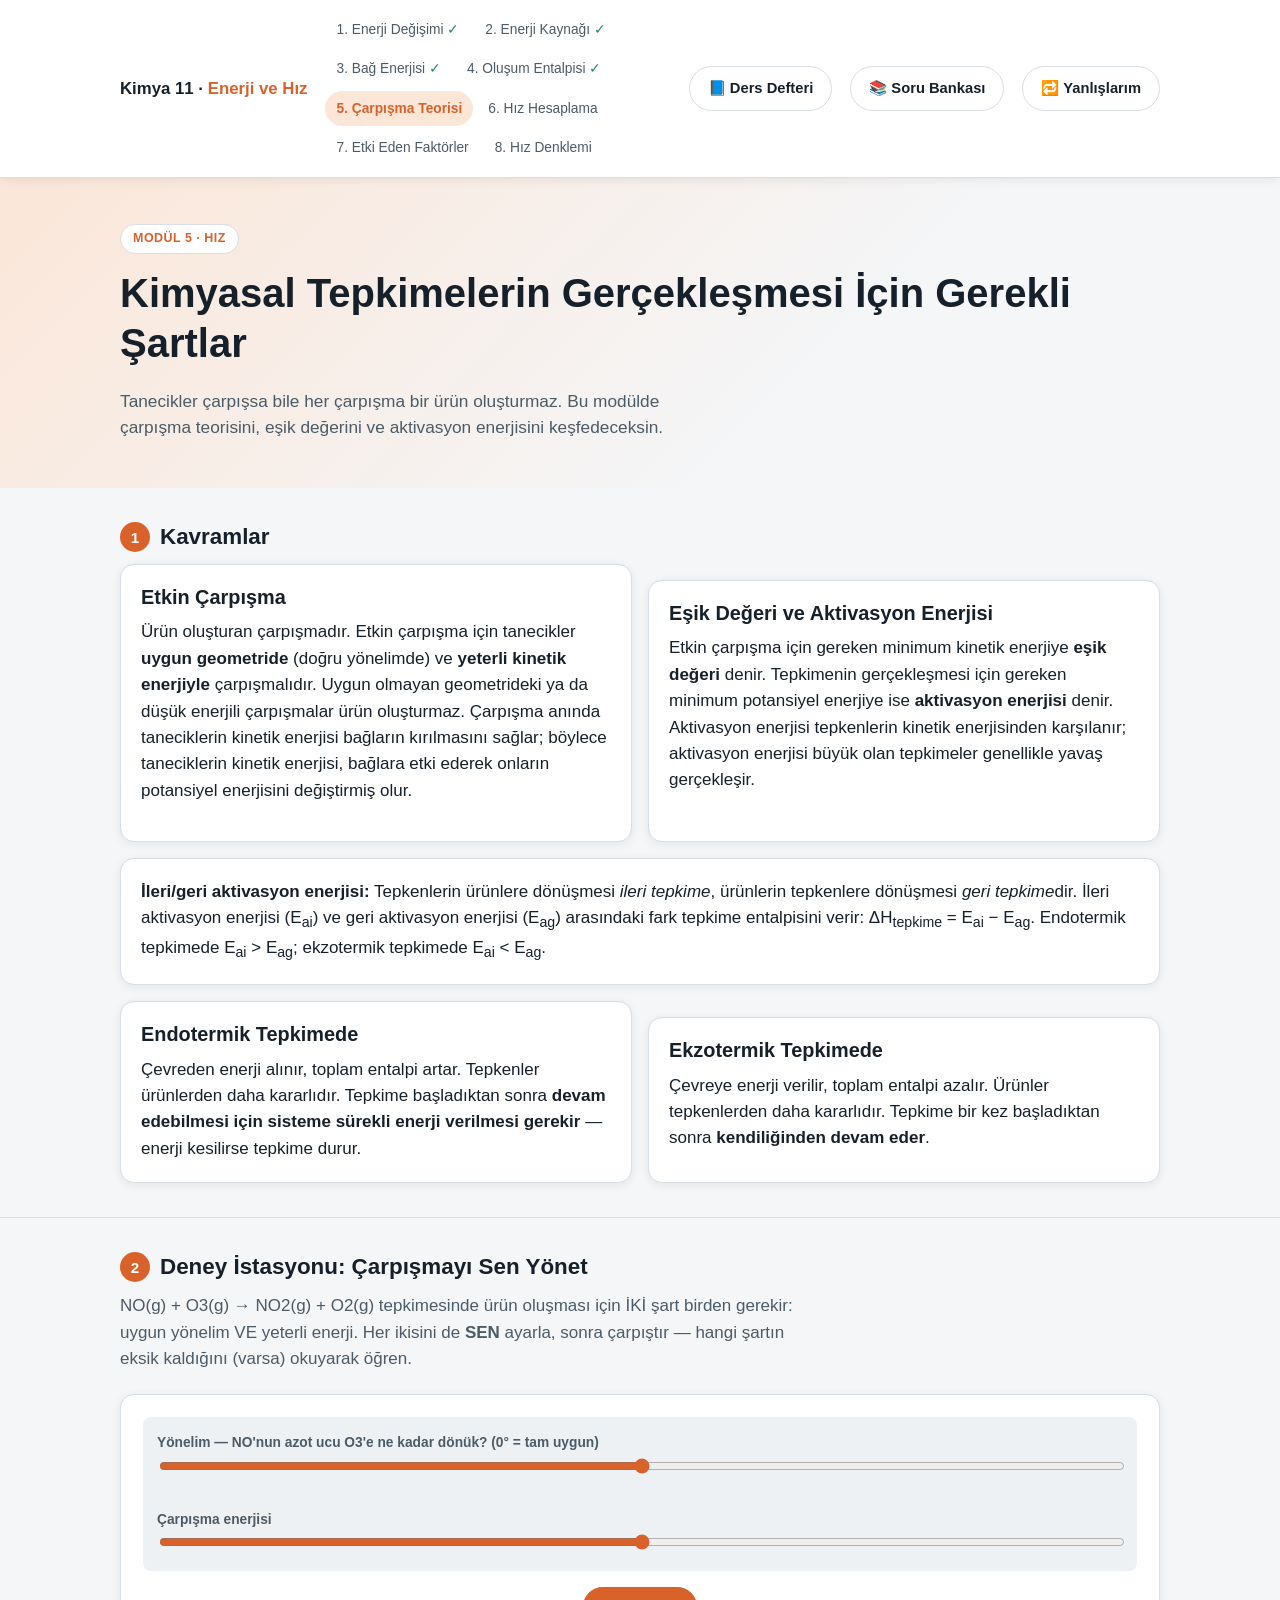
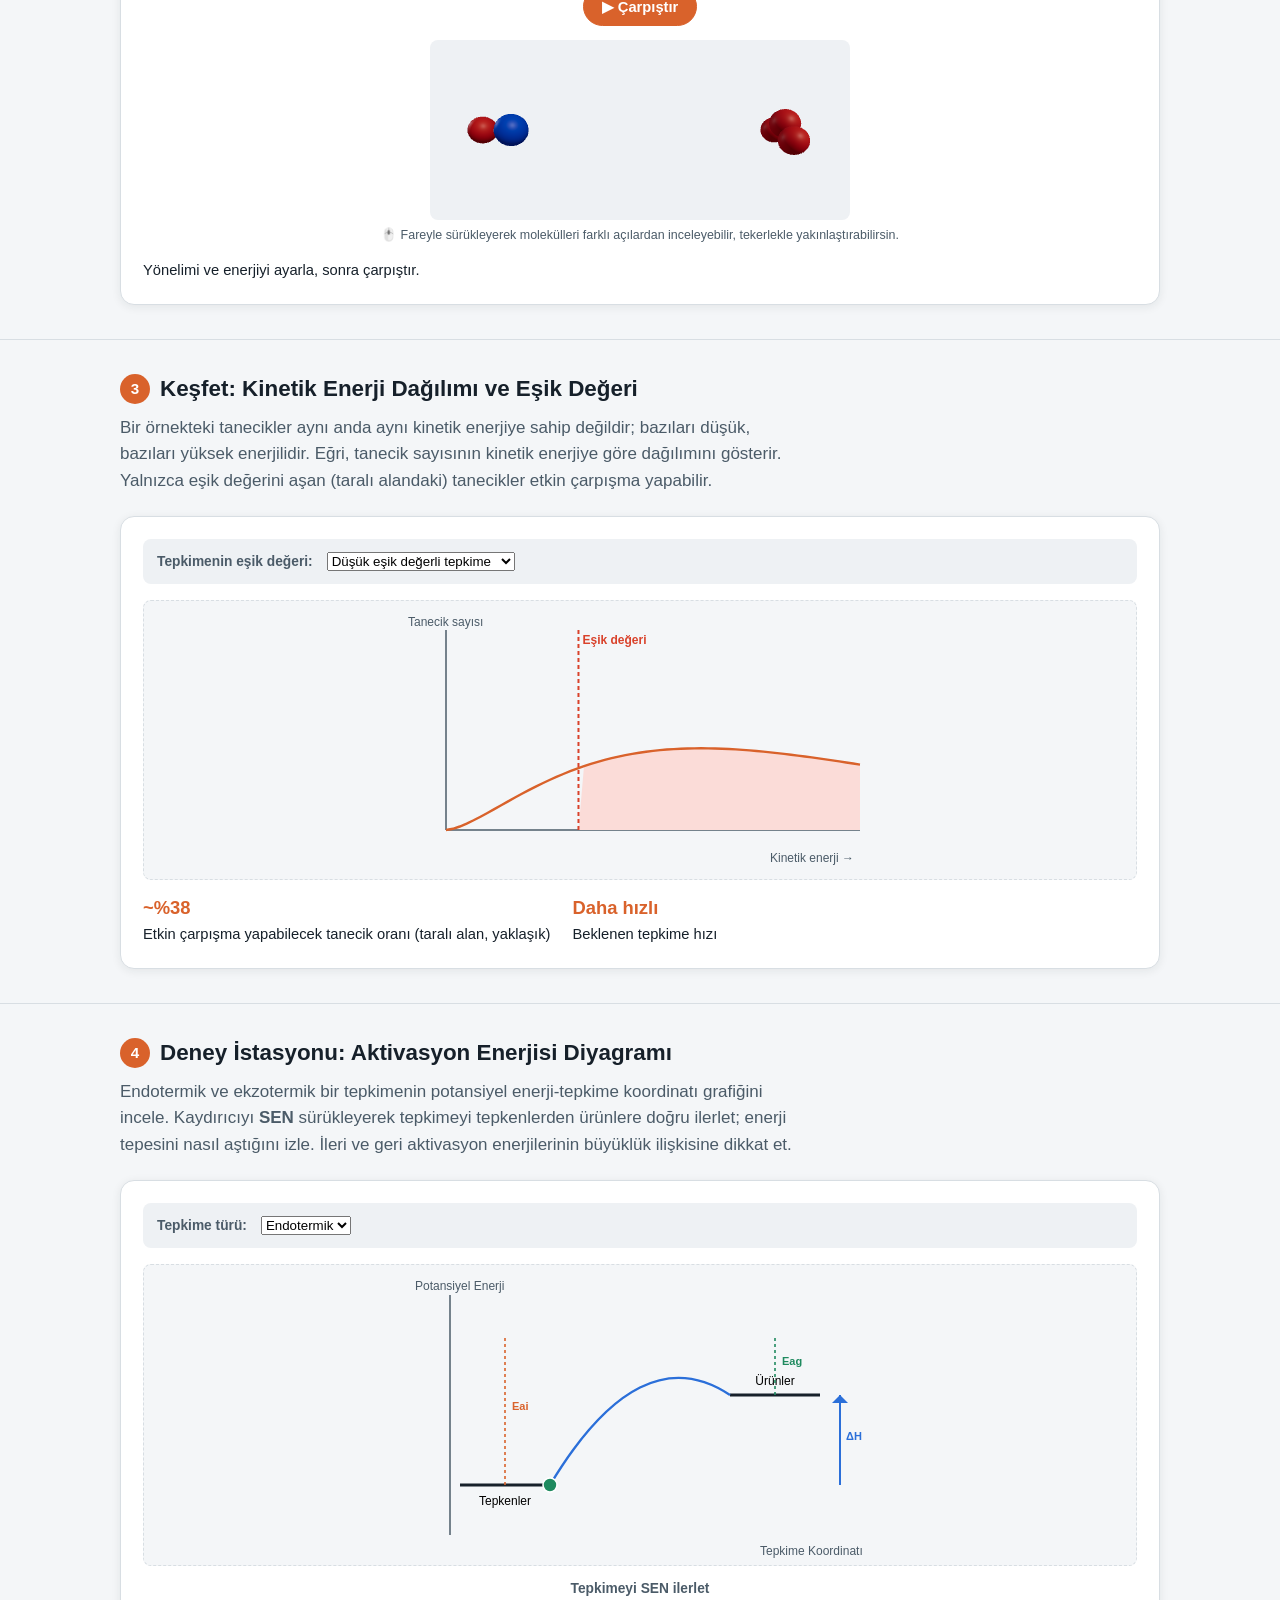
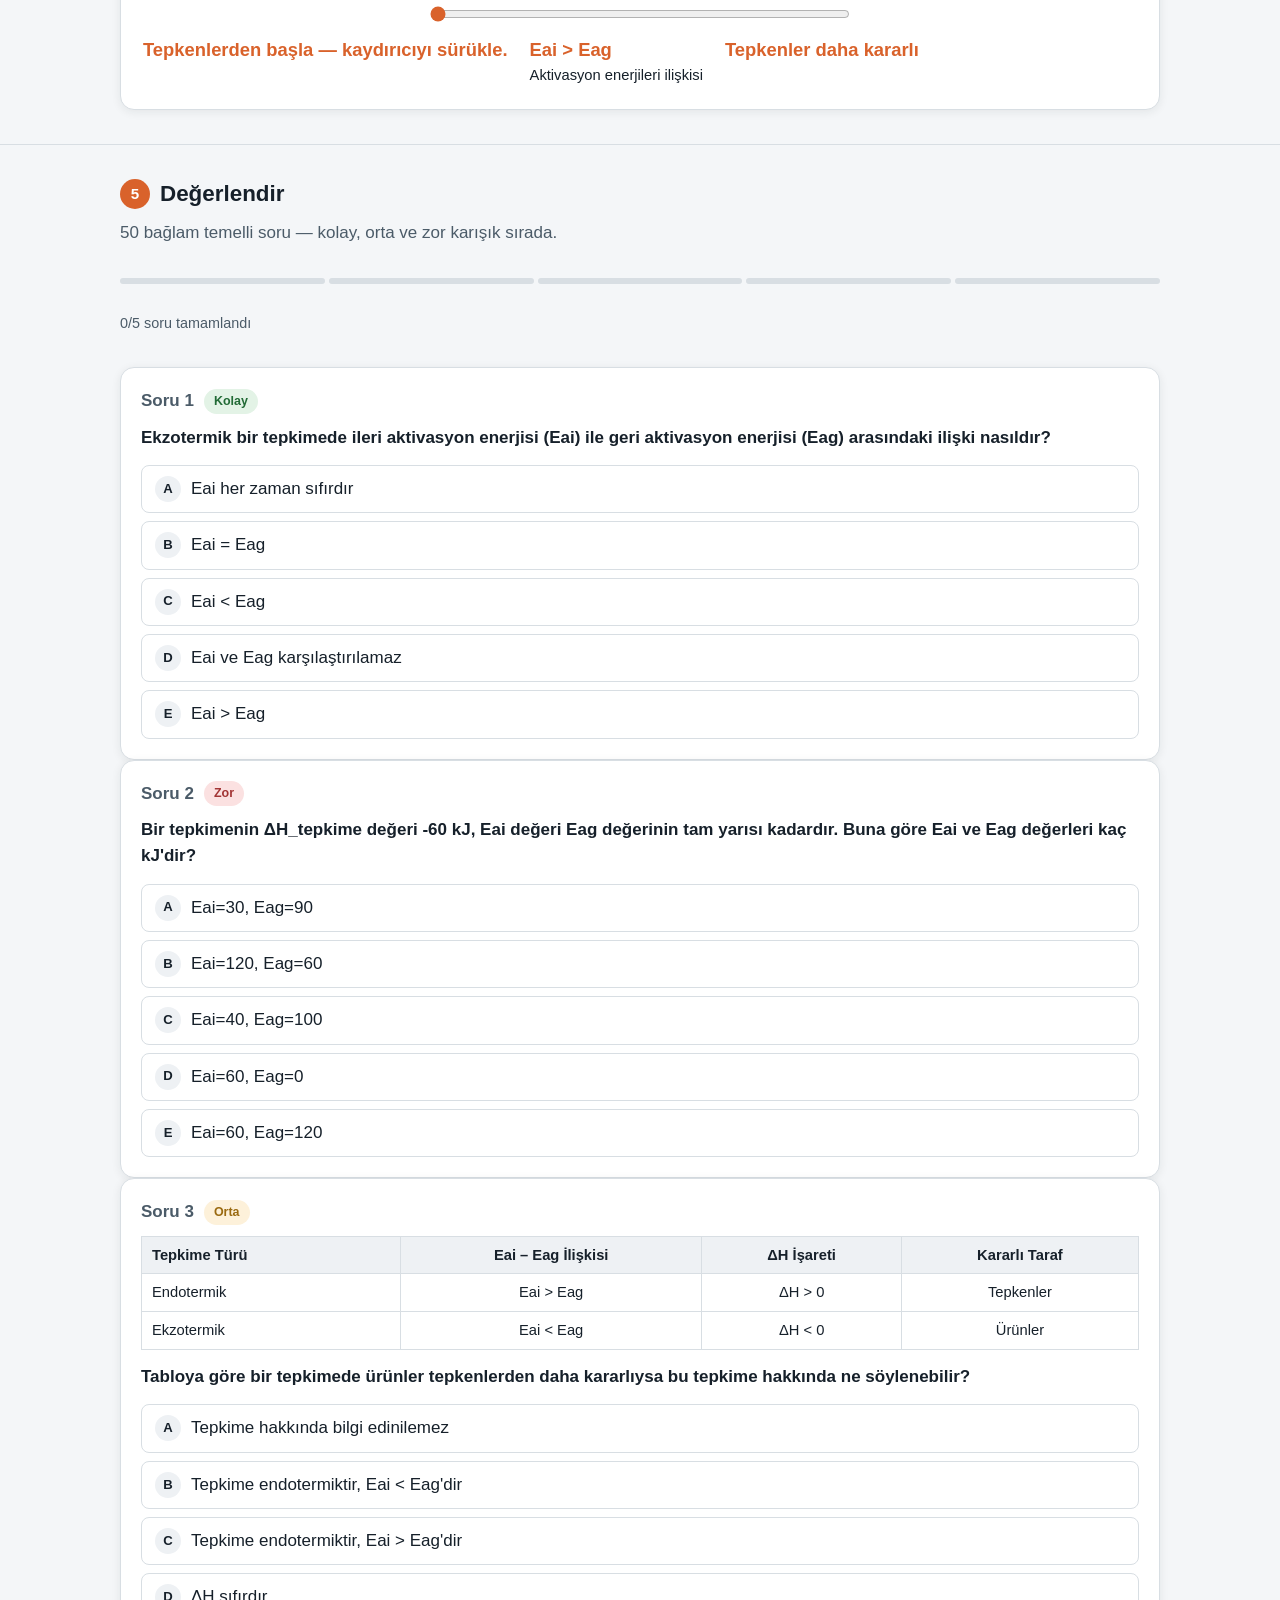
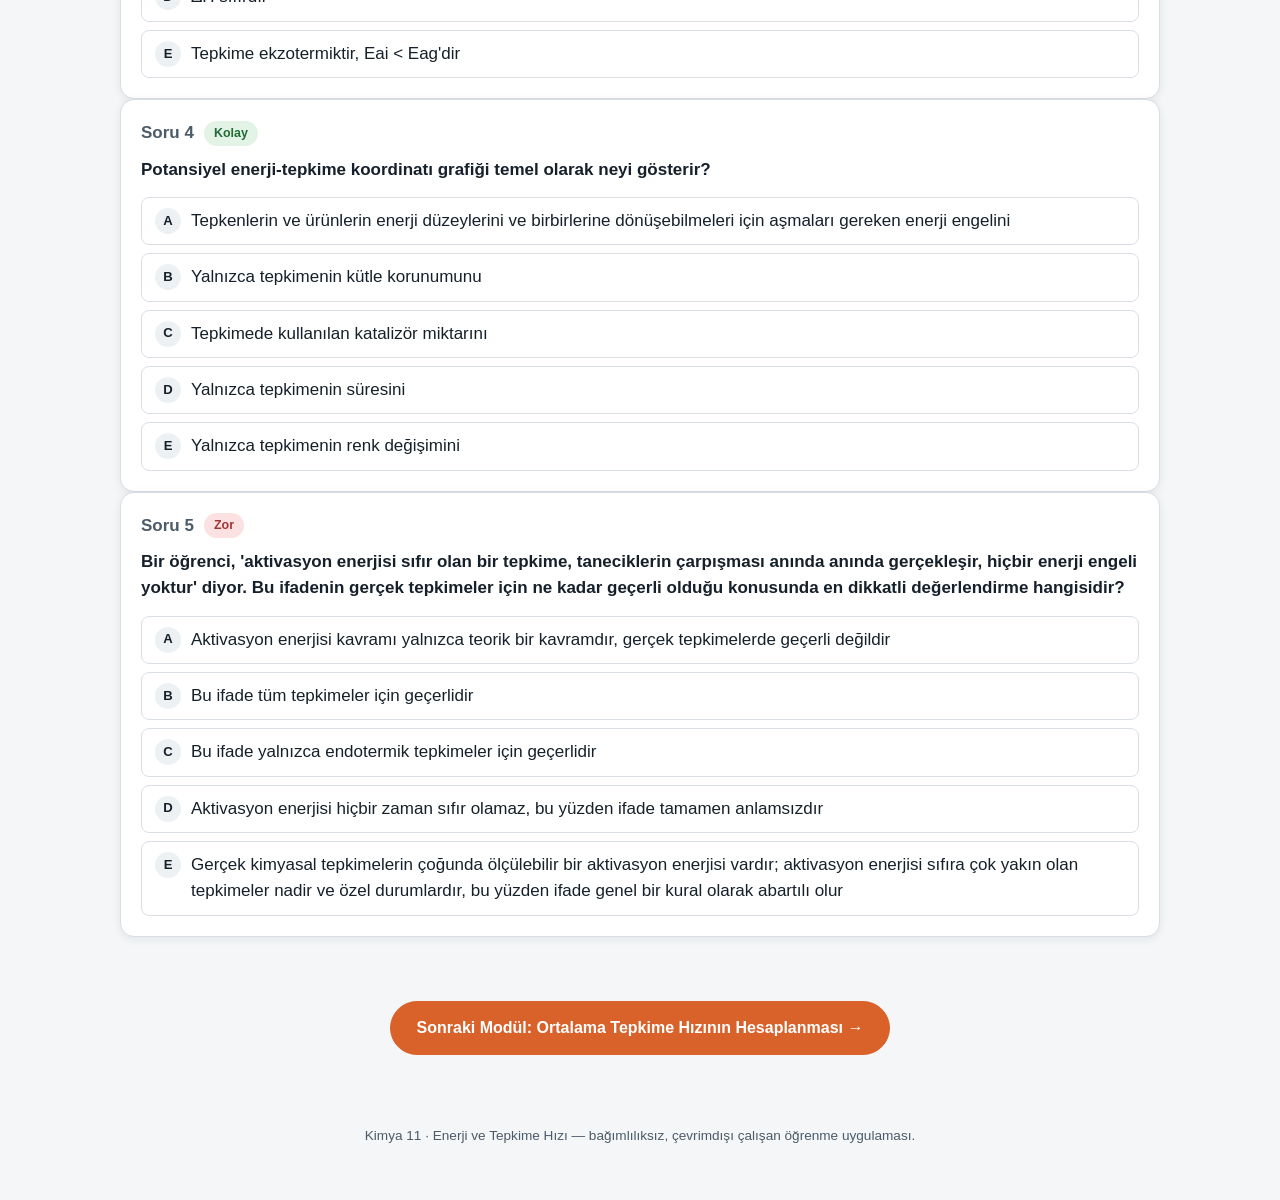
<file: moduller/05-carpisma-teorisi.html>
<!DOCTYPE html>
<html lang="tr">
<head>
<meta charset="UTF-8">
<meta name="viewport" content="width=device-width, initial-scale=1.0">
<title>Tepkimenin Gerçekleşme Şartları · Kimya 11</title>
<link rel="stylesheet" href="../assets/css/style.css">
<script type="importmap">
{ "imports": {
  "three": "../assets/vendor/three/three.module.js",
  "three/addons/": "../assets/vendor/three/examples/jsm/"
} }
</script>
</head>
<body>
<div id="nav-root"></div>

<header class="hero">
  <div class="container">
    <span class="eyebrow">Modül 5 · Hız</span>
    <h1>Kimyasal Tepkimelerin Gerçekleşmesi İçin Gerekli Şartlar</h1>
    <p class="lead">Tanecikler çarpışsa bile her çarpışma bir ürün oluşturmaz. Bu modülde çarpışma teorisini,
      eşik değerini ve aktivasyon enerjisini keşfedeceksin.</p>
  </div>
</header>

<section class="block" style="border-top:none">
  <div class="container">
    <h2><span class="num">1</span>Kavramlar</h2>
    <div class="grid-2">
      <div class="card">
        <h3>Etkin Çarpışma</h3>
        <p>Ürün oluşturan çarpışmadır. Etkin çarpışma için tanecikler <b>uygun geometride</b> (doğru yönelimde)
          ve <b>yeterli kinetik enerjiyle</b> çarpışmalıdır. Uygun olmayan geometrideki ya da düşük enerjili
          çarpışmalar ürün oluşturmaz. Çarpışma anında taneciklerin kinetik enerjisi bağların kırılmasını
          sağlar; böylece taneciklerin kinetik enerjisi, bağlara etki ederek onların potansiyel enerjisini
          değiştirmiş olur.</p>
      </div>
      <div class="card">
        <h3>Eşik Değeri ve Aktivasyon Enerjisi</h3>
        <p>Etkin çarpışma için gereken minimum kinetik enerjiye <b>eşik değeri</b> denir. Tepkimenin
          gerçekleşmesi için gereken minimum potansiyel enerjiye ise <b>aktivasyon enerjisi</b> denir.
          Aktivasyon enerjisi tepkenlerin kinetik enerjisinden karşılanır; aktivasyon enerjisi büyük olan
          tepkimeler genellikle yavaş gerçekleşir.</p>
      </div>
    </div>
    <div class="card" style="margin-top:16px">
      <p style="margin:0"><b>İleri/geri aktivasyon enerjisi:</b> Tepkenlerin ürünlere dönüşmesi <i>ileri
        tepkime</i>, ürünlerin tepkenlere dönüşmesi <i>geri tepkime</i>dir. İleri aktivasyon enerjisi (E<sub>ai</sub>)
        ve geri aktivasyon enerjisi (E<sub>ag</sub>) arasındaki fark tepkime entalpisini verir:
        ΔH<sub>tepkime</sub> = E<sub>ai</sub> − E<sub>ag</sub>. Endotermik tepkimede E<sub>ai</sub> &gt; E<sub>ag</sub>;
        ekzotermik tepkimede E<sub>ai</sub> &lt; E<sub>ag</sub>.</p>
    </div>
    <div class="grid-2" style="margin-top:16px">
      <div class="card">
        <h3>Endotermik Tepkimede</h3>
        <p style="margin:0">Çevreden enerji alınır, toplam entalpi artar. Tepkenler ürünlerden daha
          kararlıdır. Tepkime başladıktan sonra <b>devam edebilmesi için sisteme sürekli enerji verilmesi
          gerekir</b> — enerji kesilirse tepkime durur.</p>
      </div>
      <div class="card">
        <h3>Ekzotermik Tepkimede</h3>
        <p style="margin:0">Çevreye enerji verilir, toplam entalpi azalır. Ürünler tepkenlerden daha
          kararlıdır. Tepkime bir kez başladıktan sonra <b>kendiliğinden devam eder</b>.</p>
      </div>
    </div>
  </div>
</section>

<section class="block">
  <div class="container">
    <h2><span class="num">2</span>Deney İstasyonu: Çarpışmayı Sen Yönet</h2>
    <p class="block-lead">NO(g) + O3(g) → NO2(g) + O2(g) tepkimesinde ürün oluşması için İKİ şart birden
      gerekir: uygun yönelim VE yeterli enerji. Her ikisini de <b>SEN</b> ayarla, sonra çarpıştır — hangi
      şartın eksik kaldığını (varsa) okuyarak öğren.</p>
    <div class="lab">
      <div class="lab-controls" style="flex-direction:column;align-items:stretch">
        <div>
          <label for="angle-slider">Yönelim — NO'nun azot ucu O3'e ne kadar dönük? (0° = tam uygun)</label>
          <input type="range" id="angle-slider" min="0" max="180" value="90" step="1" style="width:100%">
        </div>
        <div style="margin-top:10px">
          <label for="energy-slider">Çarpışma enerjisi</label>
          <input type="range" id="energy-slider" min="0" max="100" value="50" step="1" style="width:100%">
        </div>
      </div>
      <div style="text-align:center;margin:14px 0">
        <button id="geo-start" class="btn primary" type="button">▶ Çarpıştır</button>
      </div>
      <div class="exp-3d-frame" style="max-width:420px;margin:0 auto">
        <div id="geo-3d" class="exp-3d-host" style="aspect-ratio:420/180"></div>
        <span id="geo-result-badge" class="exp-3d-badge"></span>
      </div>
      <p class="exp-3d-hint">🖱️ Fareyle sürükleyerek molekülleri farklı açılardan inceleyebilir, tekerlekle yakınlaştırabilirsin.</p>
      <div class="lab-readout" id="geo-readout"></div>
    </div>
  </div>
</section>

<section class="block">
  <div class="container">
    <h2><span class="num">3</span>Keşfet: Kinetik Enerji Dağılımı ve Eşik Değeri</h2>
    <p class="block-lead">Bir örnekteki tanecikler aynı anda aynı kinetik enerjiye sahip değildir; bazıları
      düşük, bazıları yüksek enerjilidir. Eğri, tanecik sayısının kinetik enerjiye göre dağılımını gösterir.
      Yalnızca eşik değerini aşan (taralı alandaki) tanecikler etkin çarpışma yapabilir.</p>
    <div class="lab">
      <div class="lab-controls">
        <label for="threshold-select">Tepkimenin eşik değeri:</label>
        <select id="threshold-select">
          <option value="low">Düşük eşik değerli tepkime</option>
          <option value="high">Yüksek eşik değerli tepkime</option>
        </select>
      </div>
      <div class="lab-stage" style="min-height:280px"><svg id="dist-svg" viewBox="0 0 480 260" style="width:100%;max-width:480px"></svg></div>
      <div class="lab-readout" id="dist-readout"></div>
    </div>
  </div>
</section>

<section class="block">
  <div class="container">
    <h2><span class="num">4</span>Deney İstasyonu: Aktivasyon Enerjisi Diyagramı</h2>
    <p class="block-lead">Endotermik ve ekzotermik bir tepkimenin potansiyel enerji-tepkime koordinatı
      grafiğini incele. Kaydırıcıyı <b>SEN</b> sürükleyerek tepkimeyi tepkenlerden ürünlere doğru ilerlet;
      enerji tepesini nasıl aştığını izle. İleri ve geri aktivasyon enerjilerinin büyüklük ilişkisine dikkat et.</p>
    <div class="lab">
      <div class="lab-controls">
        <label for="ea-select">Tepkime türü:</label>
        <select id="ea-select">
          <option value="endo">Endotermik</option>
          <option value="exo">Ekzotermik</option>
        </select>
      </div>
      <div class="lab-stage" style="min-height:300px"><svg id="ea-svg" viewBox="0 0 480 300" style="width:100%;max-width:480px"></svg></div>
      <label for="ea-progress" style="display:block;text-align:center;font-size:.86rem;font-weight:700;color:var(--ink-soft);margin-top:12px">Tepkimeyi SEN ilerlet</label>
      <input type="range" id="ea-progress" min="0" max="100" value="0" step="1" style="width:100%;max-width:420px;display:block;margin:6px auto 0;accent-color:var(--energy)">
      <div class="lab-readout" id="ea-readout"></div>
    </div>
  </div>
</section>

<section class="block">
  <div class="container">
    <h2><span class="num">5</span>Değerlendir</h2>
    <p class="block-lead">50 bağlam temelli soru — kolay, orta ve zor karışık sırada.</p>
    <div id="quiz-host"></div>
  </div>
</section>

<div id="next-module-root"></div>
<div id="footer-root"></div>

<script src="../assets/js/nav.js"></script>
<script src="../assets/js/quiz-engine.js"></script>
<script src="../assets/js/quiz-data.js"></script>
<script>
  const MODKEY = "m5";

  /* ---------- 3B çarpışma sahnesi (NO + O3, ball-and-stick) ---------- */
  let collision3D = null;
  let collision3DLoading = null;
  function ensureCollision3D() {
    if (collision3D) return Promise.resolve(collision3D);
    if (collision3DLoading) return collision3DLoading;
    collision3DLoading = import("../assets/js/scene3d-molecule.js").then(({ createCollisionScene }) => {
      collision3D = createCollisionScene(document.getElementById("geo-3d"));
      return collision3D;
    });
    return collision3DLoading;
  }
  const ANGLE_TOLERANCE = 40; // ° — bu değerin altında "uygun geometri" sayılır
  const ENERGY_THRESHOLD = 55; // eşik değeri (0-100 ölçeğinde)

  function currentAngle() { return Number(document.getElementById("angle-slider").value); }
  function currentEnergy() { return Number(document.getElementById("energy-slider").value); }

  function sceneCollision(angleDeg, u, phase) {
    ensureCollision3D().then((api) => api.setState(angleDeg, u, phase));
    const badge = document.getElementById("geo-result-badge");
    if (phase === "success") {
      badge.textContent = "✔️ NO2 + O2";
      badge.style.color = "var(--rate)";
    } else if (phase === "bounce") {
      badge.textContent = "❌ Ürün oluşmadı";
      badge.style.color = "var(--bad)";
    } else {
      badge.textContent = "";
    }
  }

  let geoTimer = null;
  function runCollision() {
    if (geoTimer) { clearInterval(geoTimer); geoTimer = null; }
    const angle = currentAngle();
    const energy = currentEnergy();
    const goodAngle = angle <= ANGLE_TOLERANCE;
    const goodEnergy = energy >= ENERGY_THRESHOLD;
    const success = goodAngle && goodEnergy;
    const btn = document.getElementById("geo-start");
    btn.disabled = true;
    sceneCollision(angle, 0, "approach");
    const duration = 1500;
    const start = performance.now();
    let settled = false;
    geoTimer = setInterval(() => {
      const t = Math.min(1, (performance.now() - start) / duration);
      sceneCollision(angle, t, "approach");
      if (t >= 1 && !settled) {
        settled = true;
        setTimeout(() => {
          sceneCollision(angle, 1, success ? "success" : "bounce");
          let reason;
          if (success) reason = "Etkin çarpışma: hem yönelim uygundu hem enerji eşik değerini aştı.";
          else if (!goodAngle && !goodEnergy) reason = "Hem yönelim uygun değildi hem enerji eşik değerinin altında kaldı.";
          else if (!goodAngle) reason = "Enerji yeterliydi ama yönelim uygun değildi — moleküller doğru geometride temas etmedi.";
          else reason = "Yönelim uygundu ama çarpışma enerjisi eşik değerinin altında kaldı.";
          document.getElementById("geo-readout").innerHTML = `<div><b>${success ? "Ürün oluşur" : "Ürün oluşmaz"}</b>${reason}</div>`;
          clearInterval(geoTimer);
          geoTimer = null;
          btn.disabled = false;
        }, 300);
      }
    }, 40);
  }

  function drawGeo() {
    sceneCollision(currentAngle(), 0, "idle");
    document.getElementById("geo-readout").innerHTML = `<div>Yönelimi ve enerjiyi ayarla, sonra çarpıştır.</div>`;
  }

  function drawDistribution(kind) {
    const svgEl = document.getElementById("dist-svg");
    const W = 480, H = 260, padL = 46, padB = 40, padT = 20;
    const plotW = W - padL - 20, plotH = H - padT - padB;
    // basit çan eğrisi benzeri yol (Maxwell-Boltzmann tarzı: hızlı çıkış, uzun kuyruk)
    const pts = [];
    const n = 60;
    for (let i = 0; i <= n; i++) {
      const x = i / n;
      const y = Math.pow(x, 1.6) * Math.exp(-x * 2.6) * 4.4;
      pts.push([padL + x * plotW, padT + plotH - y * plotH]);
    }
    const pathD = "M " + pts.map((p) => p.join(",")).join(" L ");
    const thresholdX = kind === "low" ? 0.32 : 0.62;
    const thresholdPx = padL + thresholdX * plotW;
    const shaded = pts.filter((p) => p[0] >= thresholdPx);
    const areaD = `M ${thresholdPx},${padT + plotH} L ` + shaded.map((p) => p.join(",")).join(" L ") + ` L ${padL + plotW},${padT + plotH} Z`;

    svgEl.innerHTML = `
      <line x1="${padL}" y1="${padT}" x2="${padL}" y2="${padT + plotH}" stroke="var(--ink-soft)" stroke-width="1.5"/>
      <line x1="${padL}" y1="${padT + plotH}" x2="${padL + plotW}" y2="${padT + plotH}" stroke="var(--ink-soft)" stroke-width="1.5"/>
      <text x="8" y="16" font-size="12" fill="var(--ink-soft)">Tanecik sayısı</text>
      <text x="${padL + plotW - 90}" y="${H - 8}" font-size="12" fill="var(--ink-soft)">Kinetik enerji →</text>
      <path d="${areaD}" fill="var(--exo-soft)"/>
      <path d="${pathD}" fill="none" stroke="var(--energy)" stroke-width="2.4"/>
      <line x1="${thresholdPx}" y1="${padT}" x2="${thresholdPx}" y2="${padT + plotH}" stroke="var(--exo)" stroke-width="2" stroke-dasharray="4 3"/>
      <text x="${thresholdPx + 4}" y="${padT + 14}" font-size="12" fill="var(--exo)" font-weight="700">Eşik değeri</text>
    `;
    const pct = kind === "low" ? "~%38" : "~%12";
    document.getElementById("dist-readout").innerHTML = `
      <div><b>${pct}</b>Etkin çarpışma yapabilecek tanecik oranı (taralı alan, yaklaşık)</div>
      <div><b>${kind === "low" ? "Daha hızlı" : "Daha yavaş"}</b>Beklenen tepkime hızı</div>
    `;
  }

  function bezierPoint(p0, p1, p2, t) {
    const x = (1 - t) ** 2 * p0[0] + 2 * (1 - t) * t * p1[0] + t ** 2 * p2[0];
    const y = (1 - t) ** 2 * p0[1] + 2 * (1 - t) * t * p1[1] + t ** 2 * p2[1];
    return [x, y];
  }

  function eaDiagramSVG(kind, ballT) {
    const endo = kind === "endo";
    const reactY = 220, prodY = endo ? 130 : 260, peakY = endo ? 70 : 110;
    const color = endo ? "var(--endo)" : "var(--exo)";
    const p0 = [150, reactY], p1 = [240, peakY], p2 = [330, prodY];
    const ball = ballT != null ? bezierPoint(p0, p1, p2, ballT) : null;
    return `
      <line x1="50" y1="270" x2="50" y2="30" stroke="var(--ink-soft)" stroke-width="1.5"/>
      <text x="15" y="25" font-size="12" fill="var(--ink-soft)">Potansiyel Enerji</text>
      <text x="360" y="290" font-size="12" fill="var(--ink-soft)">Tepkime Koordinatı</text>
      <line x1="60" y1="${reactY}" x2="150" y2="${reactY}" stroke="var(--ink)" stroke-width="3"/>
      <text x="105" y="${reactY + 20}" text-anchor="middle" font-size="12">Tepkenler</text>
      <line x1="330" y1="${prodY}" x2="420" y2="${prodY}" stroke="var(--ink)" stroke-width="3"/>
      <text x="375" y="${prodY + (endo ? -10 : 20)}" text-anchor="middle" font-size="12">Ürünler</text>
      <path d="M150,${reactY} Q 240,${peakY} 330,${prodY}" fill="none" stroke="${color}" stroke-width="2.4"/>
      <line x1="105" y1="${reactY}" x2="105" y2="${peakY}" stroke="var(--energy)" stroke-width="1.6" stroke-dasharray="3 3"/>
      <text x="112" y="${(reactY + peakY) / 2}" font-size="11" fill="var(--energy)" font-weight="700">Eai</text>
      <line x1="375" y1="${prodY}" x2="375" y2="${peakY}" stroke="var(--rate)" stroke-width="1.6" stroke-dasharray="3 3"/>
      <text x="382" y="${(prodY + peakY) / 2}" font-size="11" fill="var(--rate)" font-weight="700">Eag</text>
      <line x1="440" y1="${reactY}" x2="440" y2="${prodY}" stroke="${color}" stroke-width="2" marker-end="url(#eaarrow)"/>
      <text x="446" y="${(reactY + prodY) / 2}" font-size="11" fill="${color}" font-weight="700">ΔH</text>
      <defs><marker id="eaarrow" markerWidth="8" markerHeight="8" refX="4" refY="4" orient="auto">
        <path d="M0,0 L4,4 L0,8 Z" fill="${color}"/></marker></defs>
      ${ball ? `<circle cx="${ball[0].toFixed(1)}" cy="${ball[1].toFixed(1)}" r="7" fill="var(--rate)" stroke="#fff" stroke-width="1.6"/>` : ""}
    `;
  }

  function drawEaDiagram() {
    const kind = document.getElementById("ea-select").value;
    const t = Number(document.getElementById("ea-progress").value) / 100;
    document.getElementById("ea-svg").innerHTML = eaDiagramSVG(kind, t);
    const endo = kind === "endo";
    const label = t < 0.03 ? "Tepkenlerden başla — kaydırıcıyı sürükle."
      : t < 0.5 ? "Eşik enerjisine tırmanıyor…"
      : t < 0.98 ? "Enerji tepesini aştı, ürünlere iniyor…"
      : "Ürünlere ulaştı";
    document.getElementById("ea-readout").innerHTML = `
      <div><b>${label}</b></div>
      <div><b>${endo ? "Eai > Eag" : "Eai < Eag"}</b>Aktivasyon enerjileri ilişkisi</div>
      <div><b>${endo ? "Tepkenler daha kararlı" : "Ürünler daha kararlı"}</b></div>
    `;
  }

  document.getElementById("angle-slider").addEventListener("input", drawGeo);
  document.getElementById("energy-slider").addEventListener("input", drawGeo);
  document.getElementById("geo-start").addEventListener("click", runCollision);
  document.getElementById("threshold-select").addEventListener("change", (e) => drawDistribution(e.target.value));
  document.getElementById("ea-select").addEventListener("change", () => {
    document.getElementById("ea-progress").value = 0;
    drawEaDiagram();
  });
  document.getElementById("ea-progress").addEventListener("input", drawEaDiagram);
  drawGeo();
  drawDistribution("low");
  drawEaDiagram();

  mountNav(MODKEY);
  mountNextModule(MODKEY);
  markVisited(MODKEY);
  mountFooter();
  renderQuiz(MODKEY, QUIZ.m5);
</script>
</body>
</html>
</file>
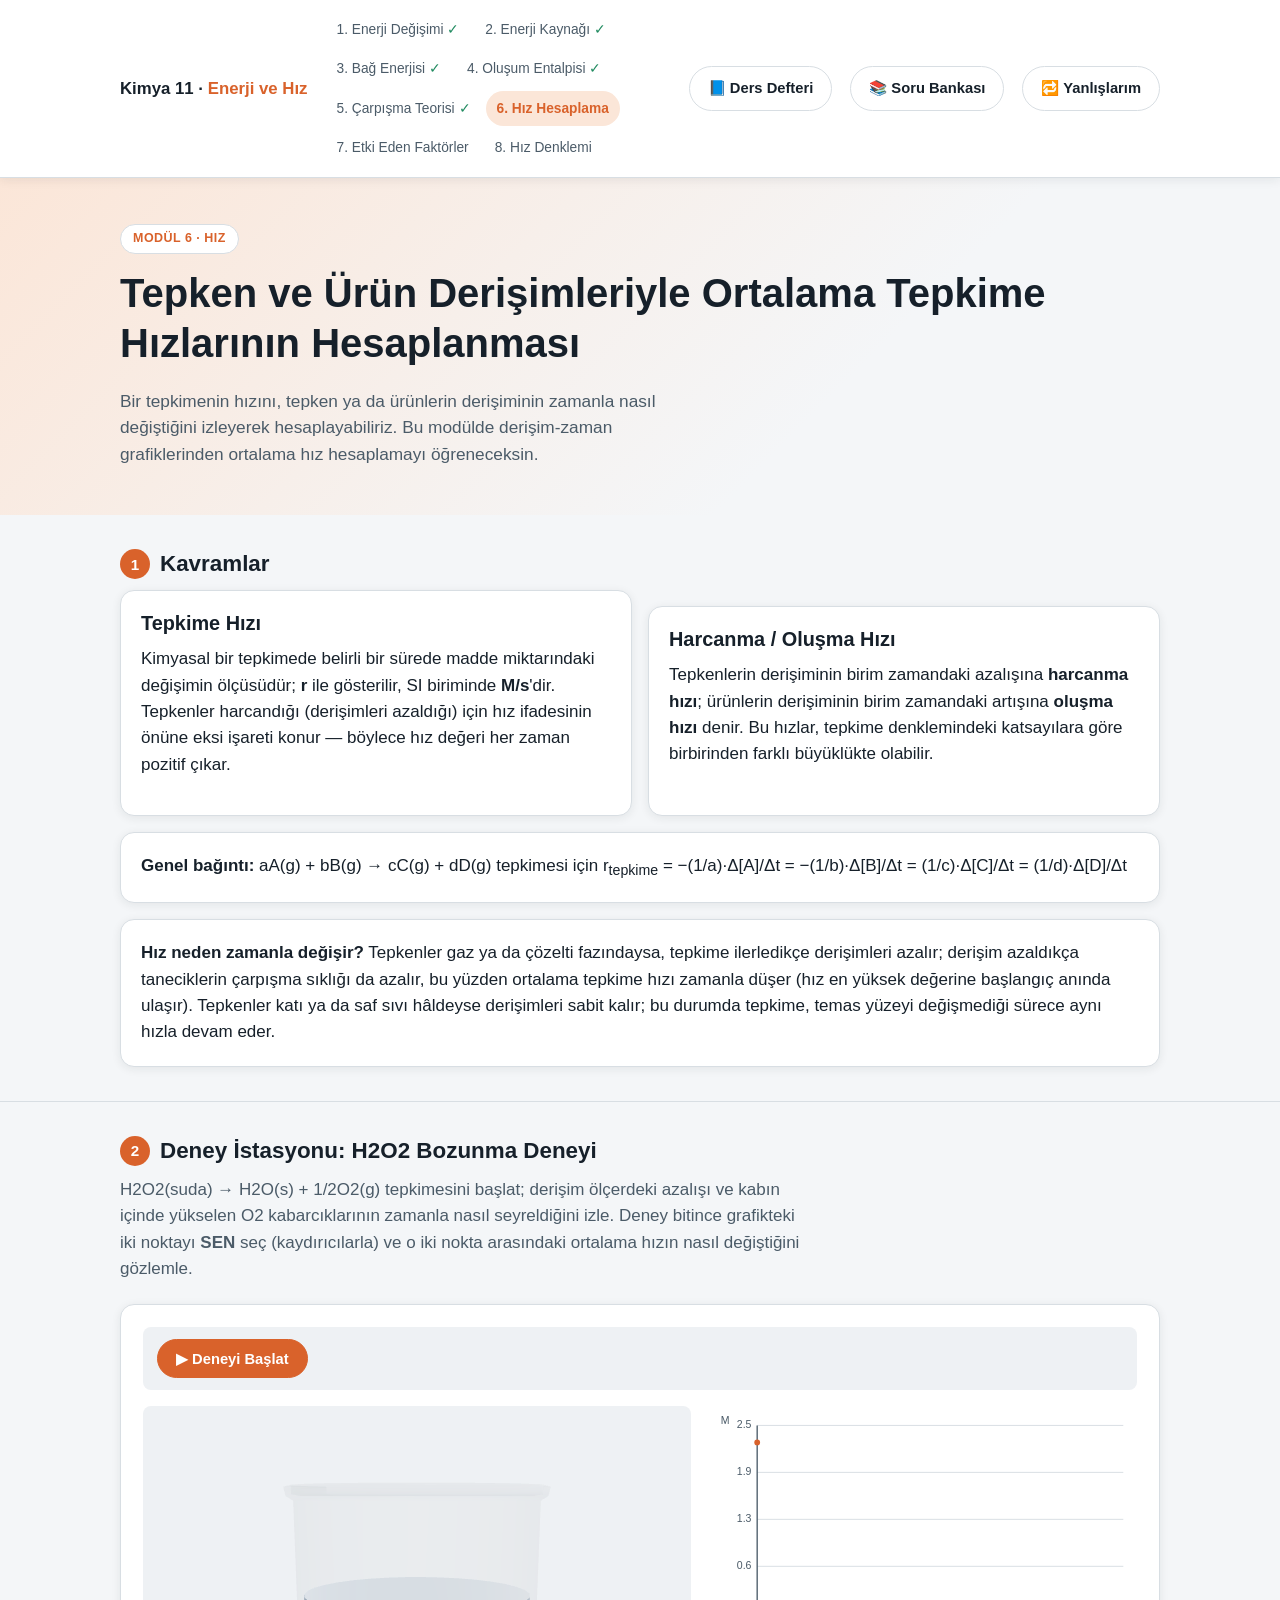
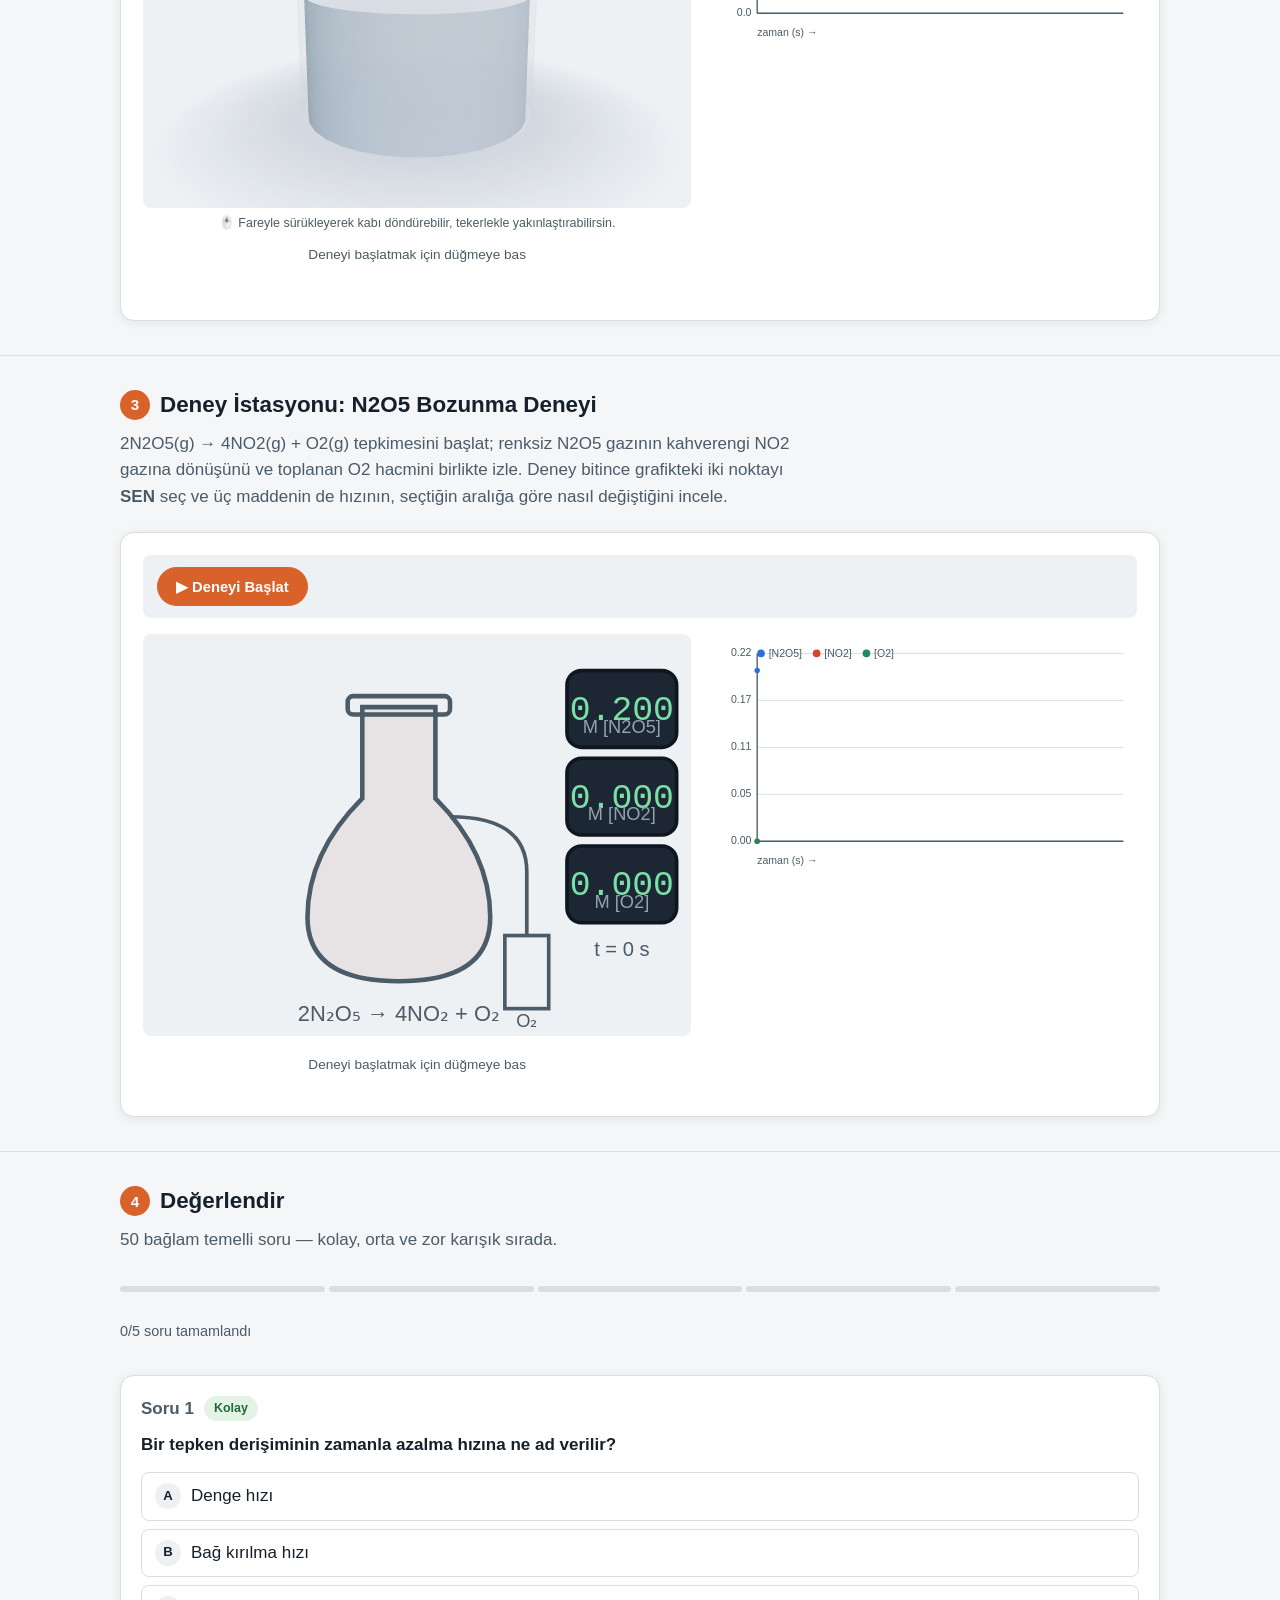
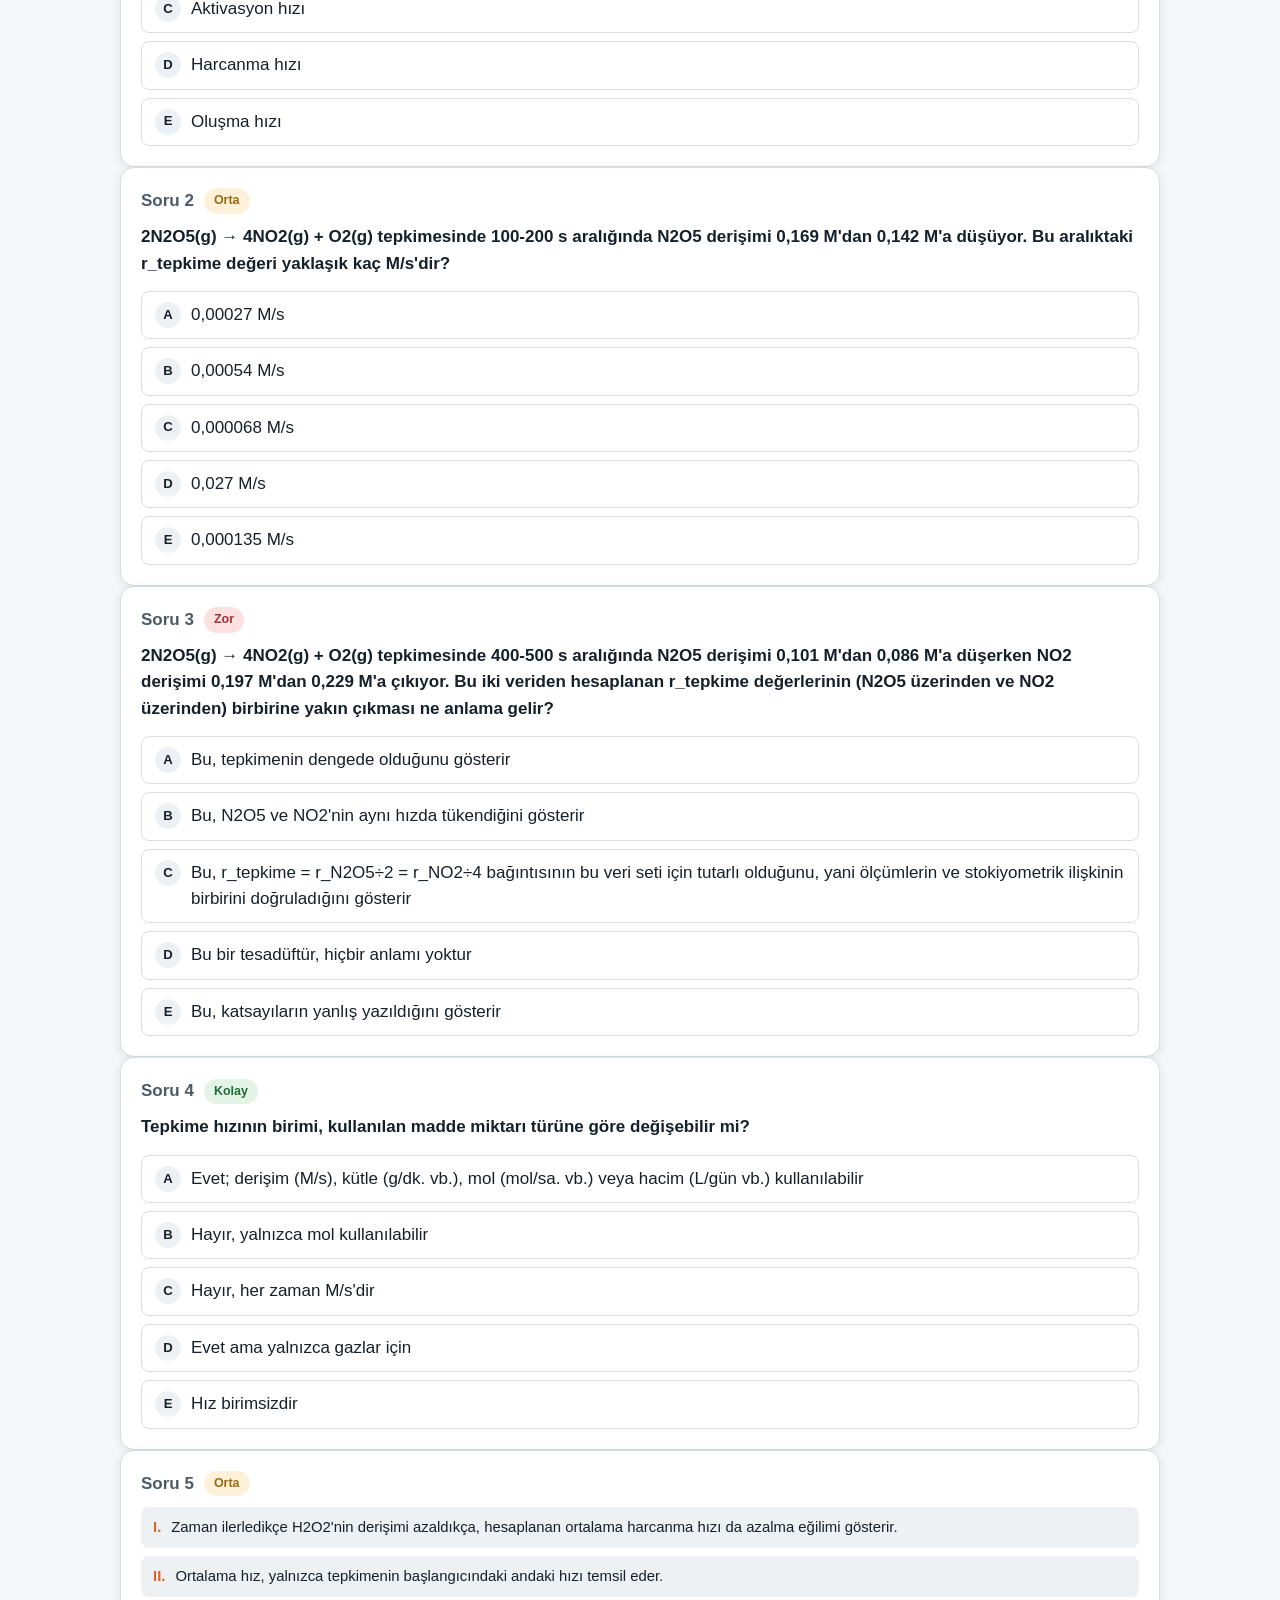
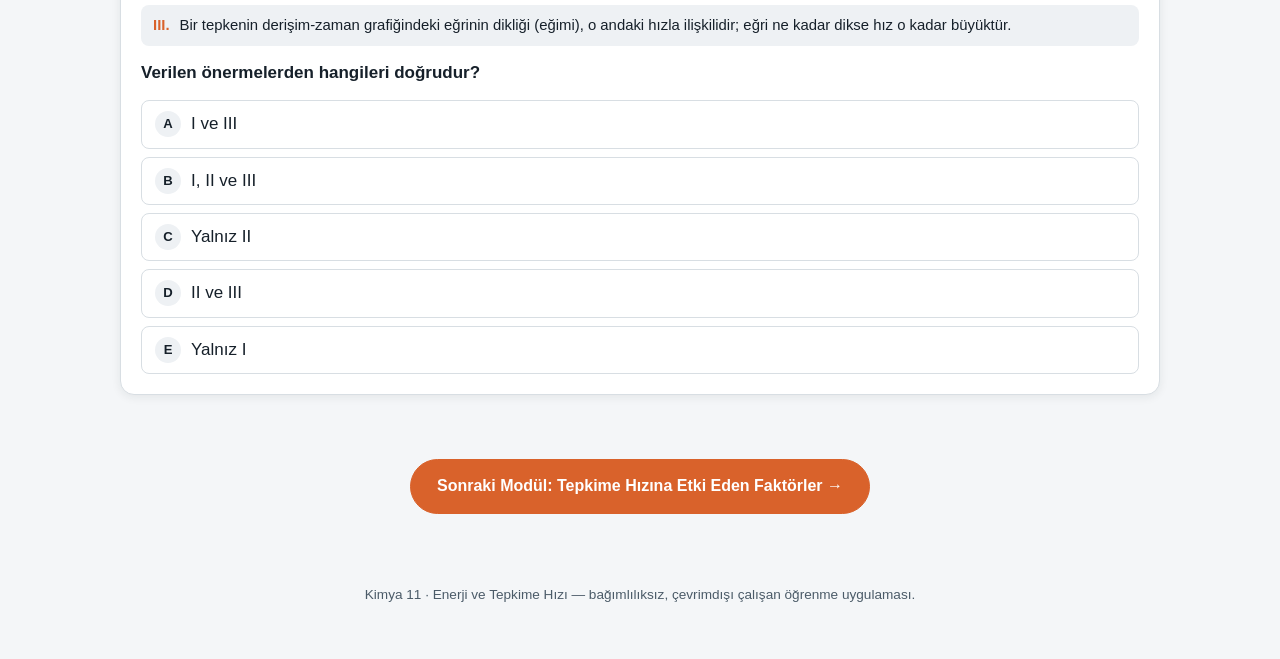
<file: moduller/06-tepkime-hizi-hesaplama.html>
<!DOCTYPE html>
<html lang="tr">
<head>
<meta charset="UTF-8">
<meta name="viewport" content="width=device-width, initial-scale=1.0">
<title>Ortalama Tepkime Hızının Hesaplanması · Kimya 11</title>
<link rel="stylesheet" href="../assets/css/style.css">
<script type="importmap">
{ "imports": {
  "three": "../assets/vendor/three/three.module.js",
  "three/addons/": "../assets/vendor/three/examples/jsm/"
} }
</script>
</head>
<body>
<div id="nav-root"></div>

<header class="hero">
  <div class="container">
    <span class="eyebrow">Modül 6 · Hız</span>
    <h1>Tepken ve Ürün Derişimleriyle Ortalama Tepkime Hızlarının Hesaplanması</h1>
    <p class="lead">Bir tepkimenin hızını, tepken ya da ürünlerin derişiminin zamanla nasıl değiştiğini
      izleyerek hesaplayabiliriz. Bu modülde derişim-zaman grafiklerinden ortalama hız hesaplamayı öğreneceksin.</p>
  </div>
</header>

<section class="block" style="border-top:none">
  <div class="container">
    <h2><span class="num">1</span>Kavramlar</h2>
    <div class="grid-2">
      <div class="card">
        <h3>Tepkime Hızı</h3>
        <p>Kimyasal bir tepkimede belirli bir sürede madde miktarındaki değişimin ölçüsüdür; <b>r</b> ile
          gösterilir, SI biriminde <b>M/s</b>'dir. Tepkenler harcandığı (derişimleri azaldığı) için hız ifadesinin
          önüne eksi işareti konur — böylece hız değeri her zaman pozitif çıkar.</p>
      </div>
      <div class="card">
        <h3>Harcanma / Oluşma Hızı</h3>
        <p>Tepkenlerin derişiminin birim zamandaki azalışına <b>harcanma hızı</b>; ürünlerin derişiminin birim
          zamandaki artışına <b>oluşma hızı</b> denir. Bu hızlar, tepkime denklemindeki katsayılara göre
          birbirinden farklı büyüklükte olabilir.</p>
      </div>
    </div>
    <div class="card" style="margin-top:16px">
      <p style="margin:0"><b>Genel bağıntı:</b> aA(g) + bB(g) → cC(g) + dD(g) tepkimesi için
        r<sub>tepkime</sub> = −(1/a)·Δ[A]/Δt = −(1/b)·Δ[B]/Δt = (1/c)·Δ[C]/Δt = (1/d)·Δ[D]/Δt</p>
    </div>
    <div class="card" style="margin-top:16px">
      <p style="margin:0"><b>Hız neden zamanla değişir?</b> Tepkenler gaz ya da çözelti fazındaysa, tepkime
        ilerledikçe derişimleri azalır; derişim azaldıkça taneciklerin çarpışma sıklığı da azalır, bu yüzden
        ortalama tepkime hızı zamanla düşer (hız en yüksek değerine başlangıç anında ulaşır). Tepkenler katı
        ya da saf sıvı hâldeyse derişimleri sabit kalır; bu durumda tepkime, temas yüzeyi değişmediği sürece
        aynı hızla devam eder.</p>
    </div>
  </div>
</section>

<section class="block">
  <div class="container">
    <h2><span class="num">2</span>Deney İstasyonu: H2O2 Bozunma Deneyi</h2>
    <p class="block-lead">H2O2(suda) → H2O(s) + 1/2O2(g) tepkimesini başlat; derişim ölçerdeki azalışı ve kabın
      içinde yükselen O2 kabarcıklarının zamanla nasıl seyreldiğini izle. Deney bitince grafikteki iki noktayı
      <b>SEN</b> seç (kaydırıcılarla) ve o iki nokta arasındaki ortalama hızın nasıl değiştiğini gözlemle.</p>
    <div class="lab">
      <div class="lab-controls">
        <button id="h2o2-start" class="btn primary" type="button">▶ Deneyi Başlat</button>
      </div>
      <div class="exp-stage">
        <div class="exp-scene-wrap">
          <div id="h2o2-scene-3d" class="exp-3d-host"></div>
          <p class="exp-3d-hint">🖱️ Fareyle sürükleyerek kabı döndürebilir, tekerlekle yakınlaştırabilirsin.</p>
          <div class="exp-readout" id="h2o2-gauge-readout">Deneyi başlatmak için düğmeye bas</div>
        </div>
        <div class="exp-chart-wrap">
          <svg id="h2o2-chart" viewBox="0 0 440 240" class="viz-chart"></svg>
        </div>
      </div>
      <div class="rate-picker" id="h2o2-interval-wrap" style="display:none">
        <label for="h2o2-point-a">Nokta A: t = <span id="h2o2-a-label"></span> s</label>
        <input type="range" id="h2o2-point-a" min="0" max="0" value="0" step="1">
        <label for="h2o2-point-b">Nokta B: t = <span id="h2o2-b-label"></span> s</label>
        <input type="range" id="h2o2-point-b" min="0" max="0" value="0" step="1">
      </div>
      <div class="lab-readout" id="h2o2-readout"></div>
    </div>
  </div>
</section>

<section class="block">
  <div class="container">
    <h2><span class="num">3</span>Deney İstasyonu: N2O5 Bozunma Deneyi</h2>
    <p class="block-lead">2N2O5(g) → 4NO2(g) + O2(g) tepkimesini başlat; renksiz N2O5 gazının kahverengi NO2 gazına
      dönüşünü ve toplanan O2 hacmini birlikte izle. Deney bitince grafikteki iki noktayı <b>SEN</b> seç ve üç
      maddenin de hızının, seçtiğin aralığa göre nasıl değiştiğini incele.</p>
    <div class="lab">
      <div class="lab-controls">
        <button id="n2o5-start" class="btn primary" type="button">▶ Deneyi Başlat</button>
      </div>
      <div class="exp-stage">
        <div class="exp-scene-wrap">
          <svg id="n2o5-scene" viewBox="0 0 300 220"></svg>
          <div class="exp-readout" id="n2o5-gauge-readout">Deneyi başlatmak için düğmeye bas</div>
        </div>
        <div class="exp-chart-wrap">
          <svg id="n2o5-chart" viewBox="0 0 440 240" class="viz-chart"></svg>
        </div>
      </div>
      <div class="rate-picker" id="n2o5-interval-wrap" style="display:none">
        <label for="n2o5-point-a">Nokta A: t = <span id="n2o5-a-label"></span> s</label>
        <input type="range" id="n2o5-point-a" min="0" max="0" value="0" step="1">
        <label for="n2o5-point-b">Nokta B: t = <span id="n2o5-b-label"></span> s</label>
        <input type="range" id="n2o5-point-b" min="0" max="0" value="0" step="1">
      </div>
      <div id="n2o5-detail"></div>
    </div>
  </div>
</section>

<section class="block">
  <div class="container">
    <h2><span class="num">4</span>Değerlendir</h2>
    <p class="block-lead">50 bağlam temelli soru — kolay, orta ve zor karışık sırada.</p>
    <div id="quiz-host"></div>
  </div>
</section>

<div id="next-module-root"></div>
<div id="footer-root"></div>

<script src="../assets/js/nav.js"></script>
<script src="../assets/js/quiz-engine.js"></script>
<script src="../assets/js/quiz-data.js"></script>
<script>
  const MODKEY = "m6";

  const H2O2_DATA = [
    { t: 0, c: 2.30 }, { t: 200, c: 2.00 }, { t: 400, c: 1.70 }, { t: 600, c: 1.50 },
    { t: 1200, c: 1.00 }, { t: 1800, c: 0.60 }, { t: 2600, c: 0.30 },
  ];

  /* ---------- ortak deney istasyonu motifleri ---------- */
  function digitalReadout(x, y, w, h, valueText, unitText) {
    return `
      <rect x="${x}" y="${y}" width="${w}" height="${h}" rx="8" fill="#1c2733" stroke="#0e161f" stroke-width="2"/>
      <text x="${x + w / 2}" y="${y + h / 2 + 6}" text-anchor="middle" font-size="19" font-family="monospace" fill="#7be0a8">${valueText}</text>
      <text x="${x + w / 2}" y="${y + h - 8}" text-anchor="middle" font-size="10" fill="#8fa3b3">${unitText}</text>
    `;
  }
  /* ---------- 3B beher (H2O2 çözeltisi, O2 kabarcıkları) ---------- */
  let h2o2Beaker3D = null;
  let h2o2Beaker3DLoading = null;
  function ensureH2O2Beaker3D() {
    if (h2o2Beaker3D) return Promise.resolve(h2o2Beaker3D);
    if (h2o2Beaker3DLoading) return h2o2Beaker3DLoading;
    h2o2Beaker3DLoading = import("../assets/js/scene3d.js").then(({ createBeakerScene }) => {
      h2o2Beaker3D = createBeakerScene(document.getElementById("h2o2-scene-3d"), { liquidColor: 0xcfe4fb });
      h2o2Beaker3D.setLiquid(0.58, 0xcfe4fb);
      return h2o2Beaker3D;
    });
    return h2o2Beaker3DLoading;
  }
  function sceneH2O2(step) {
    const d = H2O2_DATA[step];
    const frac = d.c / H2O2_DATA[0].c;
    ensureH2O2Beaker3D().then((api) => api.setBubbles(frac));
  }

  function drawH2O2Chart(points, markers) {
    const svgEl = document.getElementById("h2o2-chart");
    const W = 440, H = 240, padL = 44, padB = 30, padT = 14, padR = 14;
    const plotW = W - padL - padR, plotH = H - padT - padB;
    const yMax = H2O2_DATA[0].c * 1.1, yMin = 0;
    const xMax = H2O2_DATA[H2O2_DATA.length - 1].t;
    const xAt = (t) => padL + (plotW * t) / xMax;
    const yAt = (v) => padT + plotH - ((v - yMin) / (yMax - yMin)) * plotH;
    let grid = "";
    for (let i = 0; i <= 4; i++) {
      const y = padT + (plotH * i) / 4;
      grid += `<line x1="${padL}" x2="${W - padR}" y1="${y}" y2="${y}" class="gridline"/>`;
      grid += `<text x="${padL - 6}" y="${y + 3}" text-anchor="end" font-size="9">${(yMax - (yMax * i) / 4).toFixed(1)}</text>`;
    }
    const pts = points.map((d) => `${xAt(d.t)},${yAt(d.c)}`).join(" ");
    let markerSvg = "";
    if (markers) {
      const [ma, mb] = markers;
      markerSvg = `
        <line x1="${xAt(ma.t)}" y1="${yAt(ma.c)}" x2="${xAt(mb.t)}" y2="${yAt(mb.c)}" stroke="var(--rate)" stroke-width="2.4" stroke-dasharray="5 3"/>
        <circle cx="${xAt(ma.t)}" cy="${yAt(ma.c)}" r="6" style="fill:var(--rate)" stroke="#fff" stroke-width="1.6"/>
        <circle cx="${xAt(mb.t)}" cy="${yAt(mb.c)}" r="6" style="fill:var(--rate)" stroke="#fff" stroke-width="1.6"/>
      `;
    }
    svgEl.innerHTML = `
      ${grid}
      <line x1="${padL}" x2="${padL}" y1="${padT}" y2="${H - padB}" class="axis"/>
      <line x1="${padL}" x2="${W - padR}" y1="${H - padB}" y2="${H - padB}" class="axis"/>
      ${points.length > 1 ? `<polyline points="${pts}" class="line" style="stroke:var(--energy)"/>` : ""}
      ${points.map((d) => `<circle cx="${xAt(d.t)}" cy="${yAt(d.c)}" r="3" style="fill:var(--energy)"/>`).join("")}
      ${markerSvg}
      <text x="${padL}" y="${H - 6}" font-size="9">zaman (s) →</text>
      <text x="6" y="12" font-size="9">M</text>
    `;
  }

  function runH2O2Experiment() {
    const btn = document.getElementById("h2o2-start");
    btn.disabled = true;
    document.getElementById("h2o2-interval-wrap").style.display = "none";
    document.getElementById("h2o2-readout").innerHTML = "";
    const shown = [];
    let i = 0;
    const timer = setInterval(() => {
      shown.push(H2O2_DATA[i]);
      sceneH2O2(i);
      document.getElementById("h2o2-gauge-readout").innerHTML = `<b>${H2O2_DATA[i].c.toFixed(2)} M</b><span>t = ${H2O2_DATA[i].t} s</span>`;
      drawH2O2Chart(shown);
      i++;
      if (i >= H2O2_DATA.length) {
        clearInterval(timer);
        btn.disabled = false;
        setupH2O2Picker();
      }
    }, 450);
  }

  function updateH2O2Rate() {
    let ia = Number(document.getElementById("h2o2-point-a").value);
    let ib = Number(document.getElementById("h2o2-point-b").value);
    if (ia === ib) ib = ia === H2O2_DATA.length - 1 ? ia - 1 : ia + 1;
    if (ia > ib) [ia, ib] = [ib, ia];
    const a = H2O2_DATA[ia], b = H2O2_DATA[ib];
    document.getElementById("h2o2-a-label").textContent = a.t;
    document.getElementById("h2o2-b-label").textContent = b.t;
    const dC = b.c - a.c;
    const dt = b.t - a.t;
    const rate = (-dC / dt).toFixed(5);
    document.getElementById("h2o2-readout").innerHTML = `
      <div><b>Δ[H2O2] = ${b.c.toFixed(2)} − ${a.c.toFixed(2)} = ${dC.toFixed(2)} M</b>${a.t}-${b.t} s aralığı</div>
      <div><b>r = −Δ[H2O2]/Δt = ${rate} M/s</b>Ortalama harcanma hızı</div>
    `;
    drawH2O2Chart(H2O2_DATA, [a, b]);
  }

  function setupH2O2Picker() {
    const sliderA = document.getElementById("h2o2-point-a");
    const sliderB = document.getElementById("h2o2-point-b");
    sliderA.max = sliderB.max = H2O2_DATA.length - 1;
    sliderA.value = 0;
    sliderB.value = H2O2_DATA.length - 1;
    document.getElementById("h2o2-interval-wrap").style.display = "";
    updateH2O2Rate();
  }

  function buildH2O2Lab() {
    document.getElementById("h2o2-point-a").addEventListener("input", updateH2O2Rate);
    document.getElementById("h2o2-point-b").addEventListener("input", updateH2O2Rate);
    document.getElementById("h2o2-start").addEventListener("click", runH2O2Experiment);
    sceneH2O2(0);
    drawH2O2Chart([H2O2_DATA[0]]);
  }

  const N2O5_DATA = [
    { t: 0, n2o5: 0.200, no2: 0, o2: 0 },
    { t: 100, n2o5: 0.169, no2: 0.063, o2: 0.016 },
    { t: 200, n2o5: 0.142, no2: 0.115, o2: 0.029 },
    { t: 300, n2o5: 0.120, no2: 0.160, o2: 0.040 },
    { t: 400, n2o5: 0.101, no2: 0.197, o2: 0.049 },
    { t: 500, n2o5: 0.086, no2: 0.229, o2: 0.057 },
    { t: 600, n2o5: 0.072, no2: 0.278, o2: 0.070 },
  ];

  function sceneN2O5(step) {
    const d = N2O5_DATA[step];
    const last = N2O5_DATA[N2O5_DATA.length - 1];
    const no2Frac = d.no2 / last.no2;
    const o2Frac = d.o2 / last.o2;
    const gasColor = `rgba(150, 70, 40, ${(0.08 + no2Frac * 0.55).toFixed(2)})`;
    return `
      <path d="M120 40 L120 90 Q90 120 90 155 Q90 190 140 190 Q190 190 190 155 Q190 120 160 90 L160 40 Z" fill="${gasColor}" stroke="var(--ink-soft)" stroke-width="2.5"/>
      <rect x="112" y="34" width="56" height="10" rx="3" fill="none" stroke="var(--ink-soft)" stroke-width="2.5"/>
      <path d="M168 100 Q210 100 210 130 L210 165" fill="none" stroke="var(--ink-soft)" stroke-width="2"/>
      <rect x="198" y="165" width="24" height="40" fill="none" stroke="var(--ink-soft)" stroke-width="2"/>
      <rect x="200" y="${205 - 38 * o2Frac}" width="20" height="${38 * o2Frac}" fill="#dff3ff" opacity="0.7"/>
      <text x="210" y="215" text-anchor="middle" font-size="10" fill="var(--ink-soft)">O₂</text>
      <text x="140" y="212" text-anchor="middle" font-size="12" fill="var(--ink-soft)">2N₂O₅ → 4NO₂ + O₂</text>
      ${digitalReadout(232, 20, 60, 42, d.n2o5.toFixed(3), "M [N2O5]")}
      ${digitalReadout(232, 68, 60, 42, d.no2.toFixed(3), "M [NO2]")}
      ${digitalReadout(232, 116, 60, 42, d.o2.toFixed(3), "M [O2]")}
      <text x="262" y="176" text-anchor="middle" font-size="11" fill="var(--ink-soft)">t = ${d.t} s</text>
    `;
  }

  function drawN2O5Chart(points, markers) {
    const svgEl = document.getElementById("n2o5-chart");
    const W = 440, H = 240, padL = 44, padB = 30, padT = 14, padR = 14;
    const plotW = W - padL - padR, plotH = H - padT - padB;
    const yMax = N2O5_DATA[0].n2o5 * 1.1, yMin = 0;
    const xMax = N2O5_DATA[N2O5_DATA.length - 1].t;
    const xAt = (t) => padL + (plotW * t) / xMax;
    const yAt = (v) => padT + plotH - ((v - yMin) / (yMax - yMin)) * plotH;
    let grid = "";
    for (let i = 0; i <= 4; i++) {
      const y = padT + (plotH * i) / 4;
      grid += `<line x1="${padL}" x2="${W - padR}" y1="${y}" y2="${y}" class="gridline"/>`;
      grid += `<text x="${padL - 6}" y="${y + 3}" text-anchor="end" font-size="9">${(yMax - (yMax * i) / 4).toFixed(2)}</text>`;
    }
    const series = [
      { key: "n2o5", color: "var(--endo)", name: "[N2O5]" },
      { key: "no2", color: "var(--exo)", name: "[NO2]" },
      { key: "o2", color: "var(--rate)", name: "[O2]" },
    ];
    let body = "";
    series.forEach((s) => {
      const pts = points.map((d) => `${xAt(d.t)},${yAt(d[s.key])}`).join(" ");
      if (points.length > 1) body += `<polyline points="${pts}" class="line" style="stroke:${s.color}"/>`;
      body += points.map((d) => `<circle cx="${xAt(d.t)}" cy="${yAt(d[s.key])}" r="2.8" style="fill:${s.color}"/>`).join("");
    });
    let legend = "";
    let lx = padL + 4;
    series.forEach((s) => {
      legend += `<circle cx="${lx}" cy="${padT}" r="4" style="fill:${s.color}"/><text x="${lx + 8}" y="${padT + 4}" font-size="9">${s.name}</text>`;
      lx += s.name.length * 6 + 22;
    });
    let markerSvg = "";
    if (markers) {
      markerSvg = markers.map((m) => `<line x1="${xAt(m.t)}" x2="${xAt(m.t)}" y1="${padT}" y2="${H - padB}" stroke="var(--ink)" stroke-width="1.6" stroke-dasharray="5 3"/>`).join("");
    }
    svgEl.innerHTML = `
      ${grid}
      <line x1="${padL}" x2="${padL}" y1="${padT}" y2="${H - padB}" class="axis"/>
      <line x1="${padL}" x2="${W - padR}" y1="${H - padB}" y2="${H - padB}" class="axis"/>
      ${body}
      ${markerSvg}
      ${legend}
      <text x="${padL}" y="${H - 6}" font-size="9">zaman (s) →</text>
    `;
  }

  function runN2O5Experiment() {
    const btn = document.getElementById("n2o5-start");
    btn.disabled = true;
    document.getElementById("n2o5-interval-wrap").style.display = "none";
    document.getElementById("n2o5-detail").innerHTML = "";
    const shown = [];
    let i = 0;
    const timer = setInterval(() => {
      shown.push(N2O5_DATA[i]);
      document.getElementById("n2o5-scene").innerHTML = sceneN2O5(i);
      document.getElementById("n2o5-gauge-readout").innerHTML = `<b>t = ${N2O5_DATA[i].t} s</b><span>Üç madde de birlikte izleniyor</span>`;
      drawN2O5Chart(shown);
      i++;
      if (i >= N2O5_DATA.length) {
        clearInterval(timer);
        btn.disabled = false;
        setupN2O5Picker();
      }
    }, 450);
  }

  function updateN2O5Rate() {
    let ia = Number(document.getElementById("n2o5-point-a").value);
    let ib = Number(document.getElementById("n2o5-point-b").value);
    if (ia === ib) ib = ia === N2O5_DATA.length - 1 ? ia - 1 : ia + 1;
    if (ia > ib) [ia, ib] = [ib, ia];
    const a = N2O5_DATA[ia], b = N2O5_DATA[ib];
    document.getElementById("n2o5-a-label").textContent = a.t;
    document.getElementById("n2o5-b-label").textContent = b.t;
    const dt = b.t - a.t;
    const rN2O5 = -(b.n2o5 - a.n2o5) / dt;
    const rNO2 = (b.no2 - a.no2) / dt;
    const rO2 = (b.o2 - a.o2) / dt;
    const rTepkime = rN2O5 / 2;
    document.getElementById("n2o5-detail").innerHTML = `
      <table class="viz-table">
        <thead><tr><th>Madde</th><th>r (M/s)</th><th>r_tepkime ile ilişki</th></tr></thead>
        <tbody>
          <tr><td>N2O5 (harcanma)</td><td>${rN2O5.toFixed(6)}</td><td>r_tepkime = r_N2O5 ÷ 2</td></tr>
          <tr><td>NO2 (oluşma)</td><td>${rNO2.toFixed(6)}</td><td>r_tepkime = r_NO2 ÷ 4</td></tr>
          <tr><td>O2 (oluşma)</td><td>${rO2.toFixed(6)}</td><td>r_tepkime = r_O2 ÷ 1</td></tr>
        </tbody>
      </table>
      <div class="card" style="text-align:center">
        <p style="margin:0">r<sub>tepkime</sub> ≈ <b style="color:var(--energy)">${rTepkime.toFixed(6)} M/s</b>
          (${a.t}-${b.t} s aralığında)</p>
      </div>
    `;
    drawN2O5Chart(N2O5_DATA, [a, b]);
  }

  function setupN2O5Picker() {
    const sliderA = document.getElementById("n2o5-point-a");
    const sliderB = document.getElementById("n2o5-point-b");
    sliderA.max = sliderB.max = N2O5_DATA.length - 1;
    sliderA.value = 0;
    sliderB.value = N2O5_DATA.length - 1;
    document.getElementById("n2o5-interval-wrap").style.display = "";
    updateN2O5Rate();
  }

  function buildN2O5Lab() {
    document.getElementById("n2o5-point-a").addEventListener("input", updateN2O5Rate);
    document.getElementById("n2o5-point-b").addEventListener("input", updateN2O5Rate);
    document.getElementById("n2o5-start").addEventListener("click", runN2O5Experiment);
    document.getElementById("n2o5-scene").innerHTML = sceneN2O5(0);
    drawN2O5Chart([N2O5_DATA[0]]);
  }

  buildH2O2Lab();
  buildN2O5Lab();
  mountNav(MODKEY);
  mountNextModule(MODKEY);
  markVisited(MODKEY);
  mountFooter();
  renderQuiz(MODKEY, QUIZ.m6);
</script>
</body>
</html>
</file>
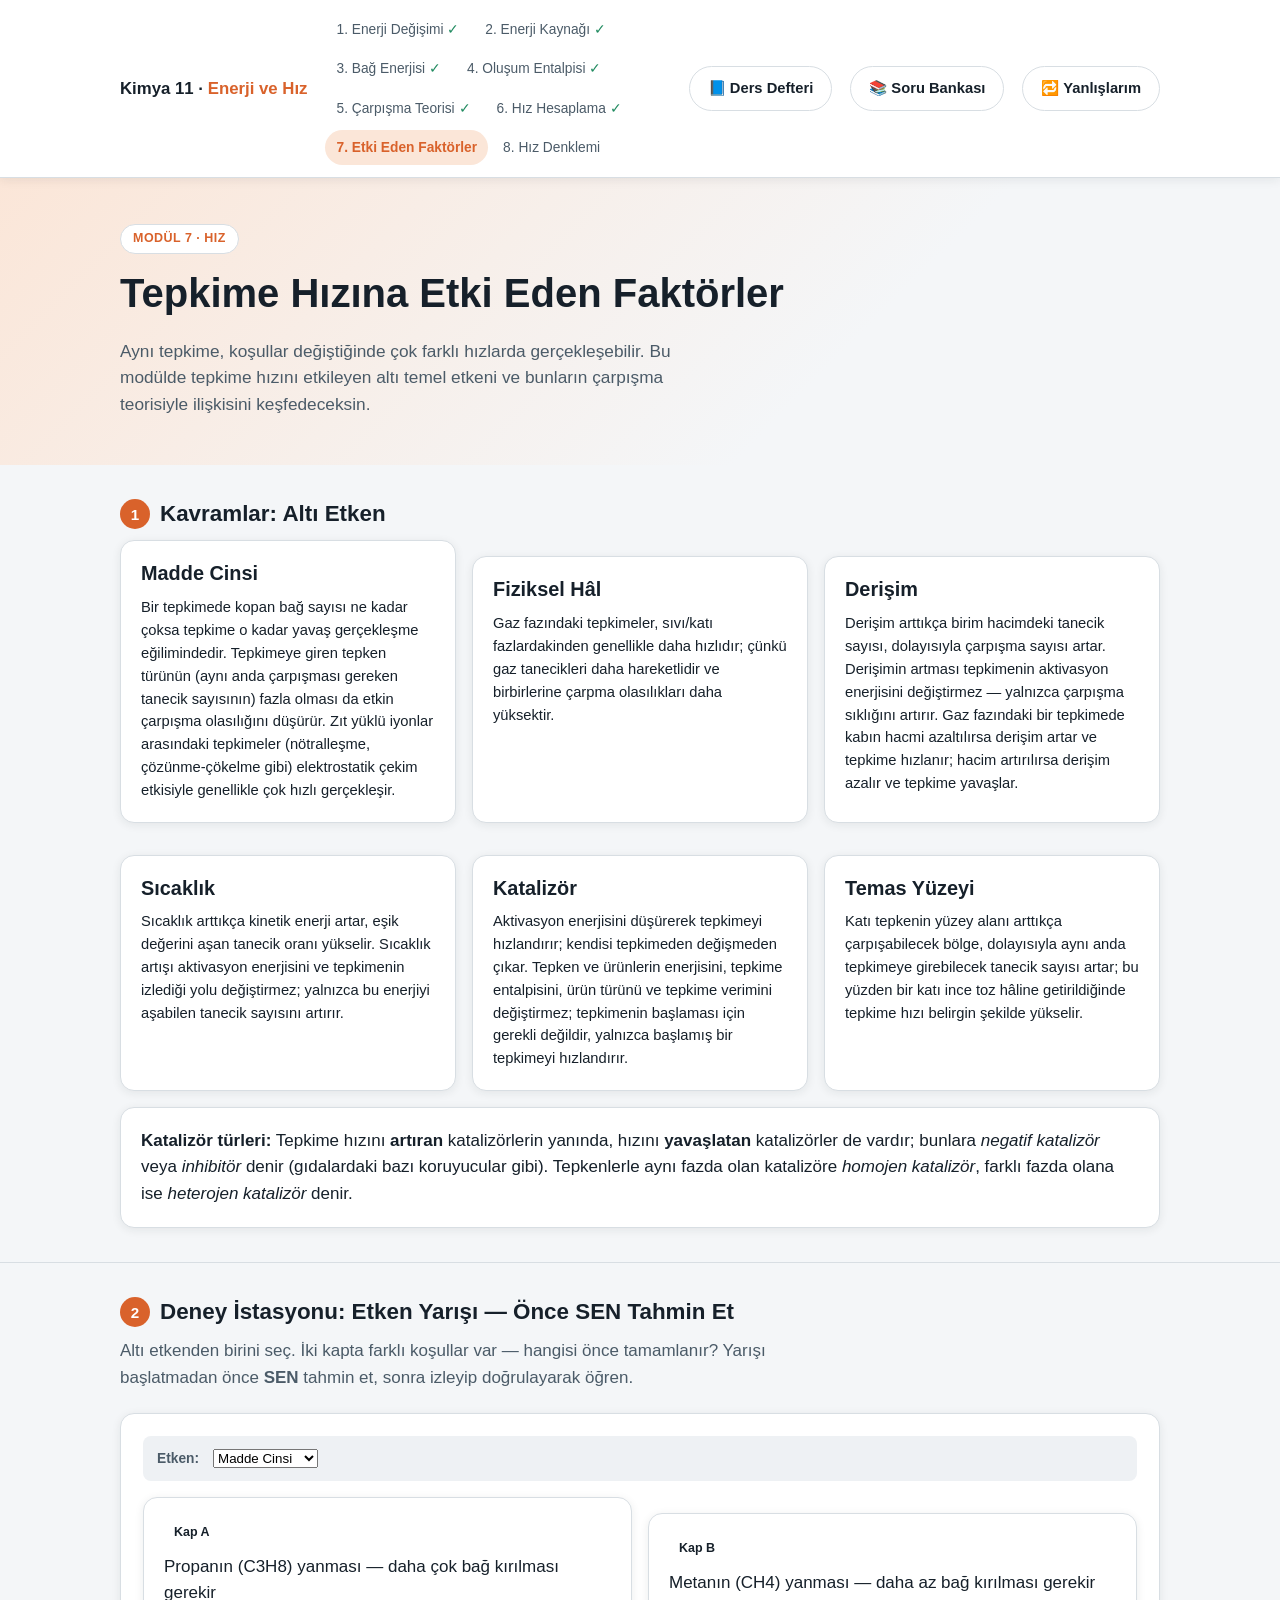
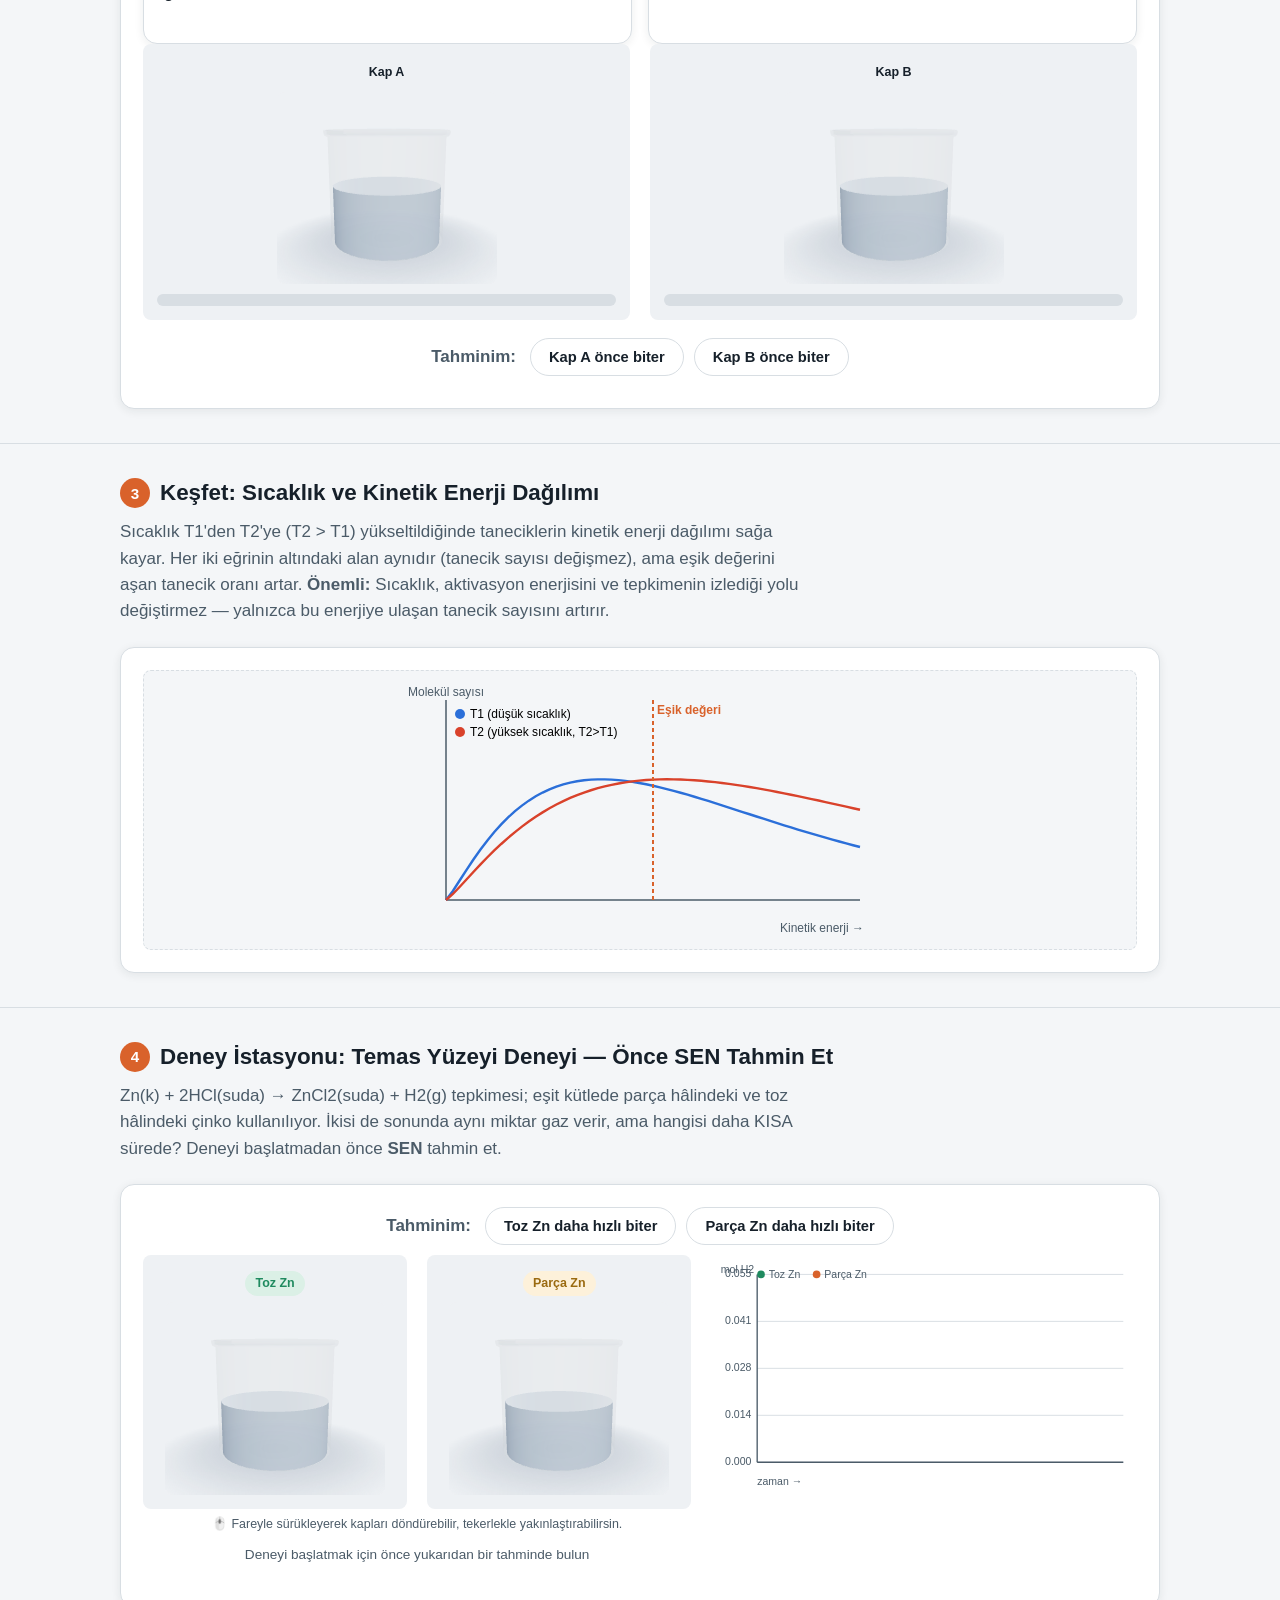
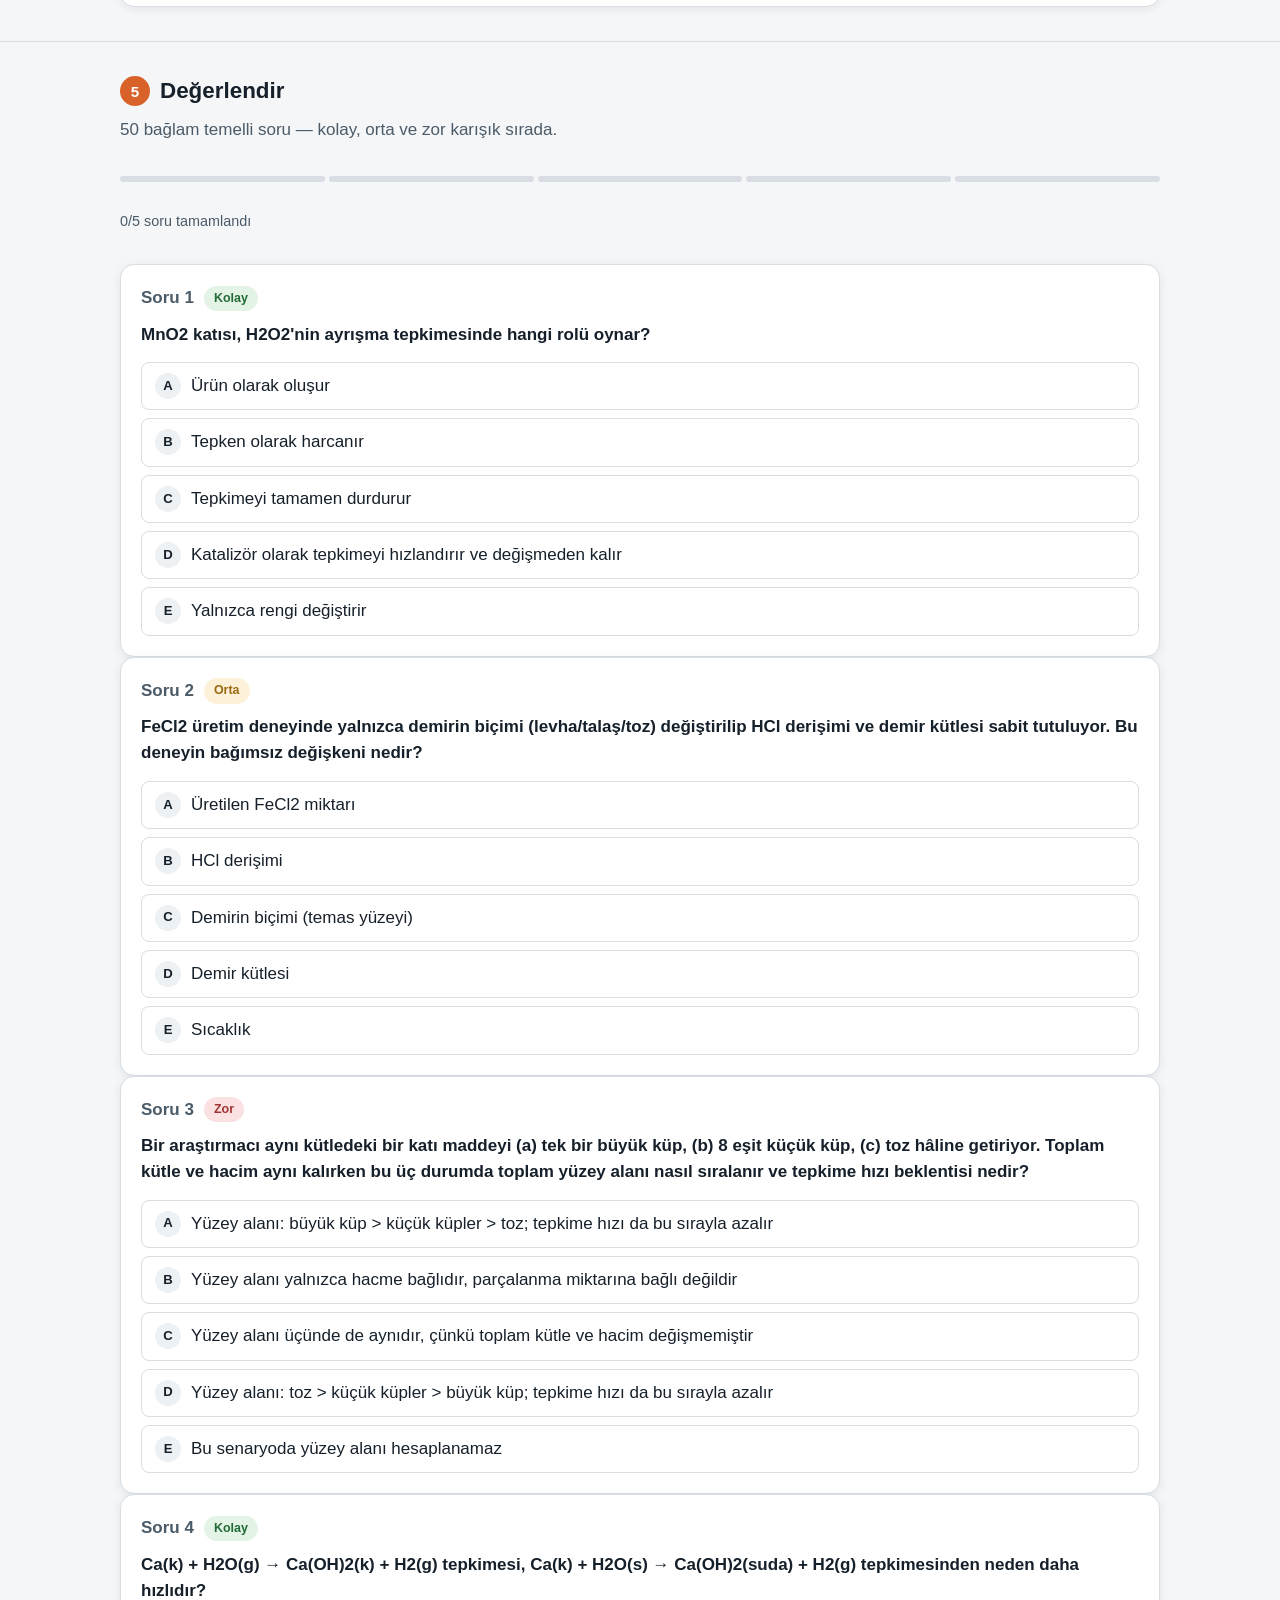
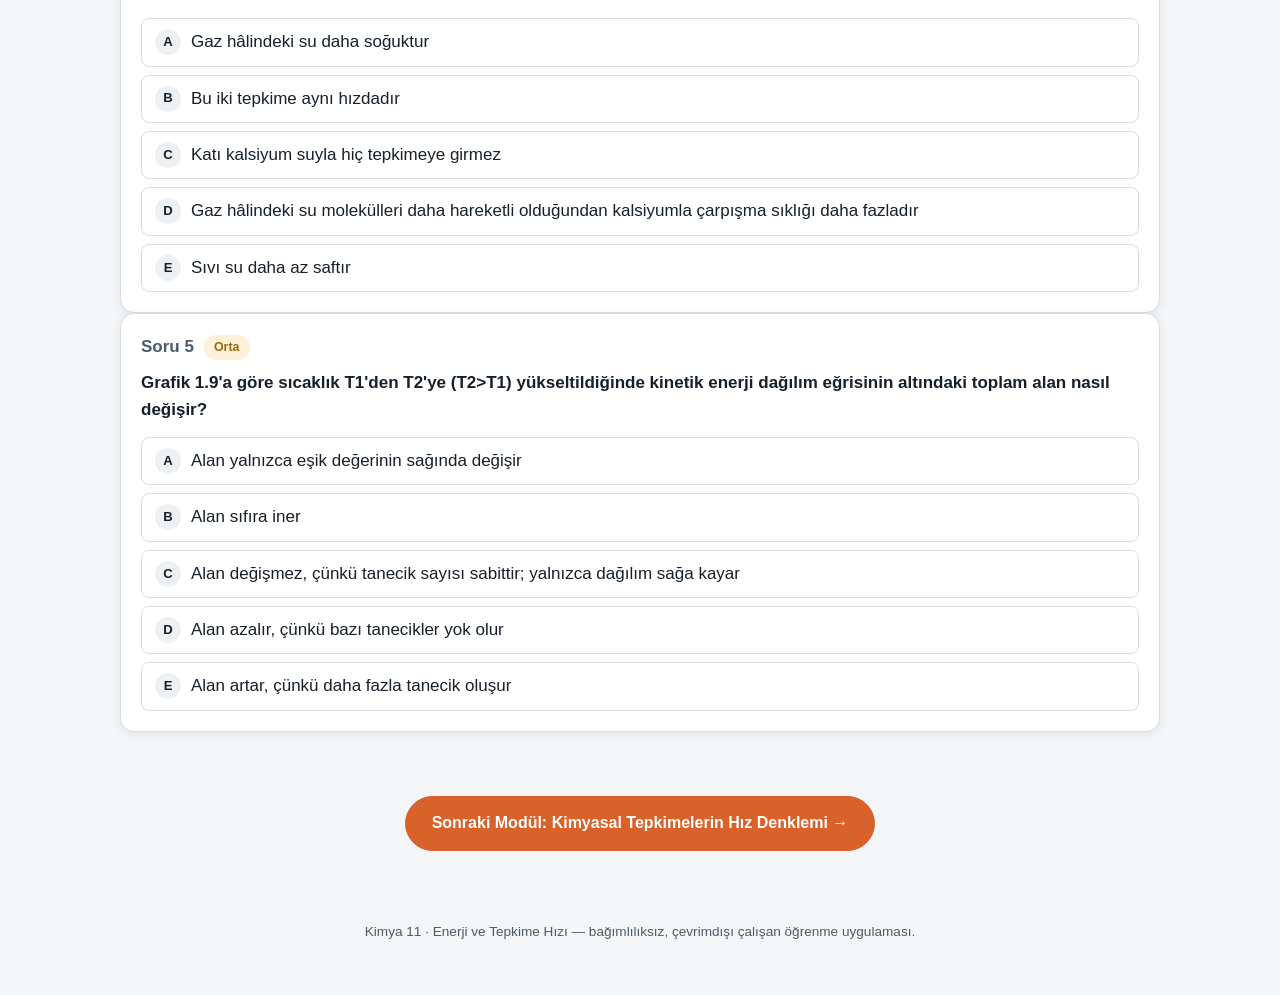
<file: moduller/07-hiza-etki-eden-faktorler.html>
<!DOCTYPE html>
<html lang="tr">
<head>
<meta charset="UTF-8">
<meta name="viewport" content="width=device-width, initial-scale=1.0">
<title>Tepkime Hızına Etki Eden Faktörler · Kimya 11</title>
<link rel="stylesheet" href="../assets/css/style.css">
<script type="importmap">
{ "imports": {
  "three": "../assets/vendor/three/three.module.js",
  "three/addons/": "../assets/vendor/three/examples/jsm/"
} }
</script>
</head>
<body>
<div id="nav-root"></div>

<header class="hero">
  <div class="container">
    <span class="eyebrow">Modül 7 · Hız</span>
    <h1>Tepkime Hızına Etki Eden Faktörler</h1>
    <p class="lead">Aynı tepkime, koşullar değiştiğinde çok farklı hızlarda gerçekleşebilir. Bu modülde tepkime
      hızını etkileyen altı temel etkeni ve bunların çarpışma teorisiyle ilişkisini keşfedeceksin.</p>
  </div>
</header>

<section class="block" style="border-top:none">
  <div class="container">
    <h2><span class="num">1</span>Kavramlar: Altı Etken</h2>
    <div class="grid-3">
      <div class="card"><h3>Madde Cinsi</h3><p style="margin:0;font-size:.92rem">Bir tepkimede kopan bağ sayısı ne kadar çoksa tepkime o kadar yavaş gerçekleşme eğilimindedir. Tepkimeye giren tepken türünün (aynı anda çarpışması gereken tanecik sayısının) fazla olması da etkin çarpışma olasılığını düşürür. Zıt yüklü iyonlar arasındaki tepkimeler (nötralleşme, çözünme-çökelme gibi) elektrostatik çekim etkisiyle genellikle çok hızlı gerçekleşir.</p></div>
      <div class="card"><h3>Fiziksel Hâl</h3><p style="margin:0;font-size:.92rem">Gaz fazındaki tepkimeler, sıvı/katı fazlardakinden genellikle daha hızlıdır; çünkü gaz tanecikleri daha hareketlidir ve birbirlerine çarpma olasılıkları daha yüksektir.</p></div>
      <div class="card"><h3>Derişim</h3><p style="margin:0;font-size:.92rem">Derişim arttıkça birim hacimdeki tanecik sayısı, dolayısıyla çarpışma sayısı artar. Derişimin artması tepkimenin aktivasyon enerjisini değiştirmez — yalnızca çarpışma sıklığını artırır. Gaz fazındaki bir tepkimede kabın hacmi azaltılırsa derişim artar ve tepkime hızlanır; hacim artırılırsa derişim azalır ve tepkime yavaşlar.</p></div>
      <div class="card"><h3>Sıcaklık</h3><p style="margin:0;font-size:.92rem">Sıcaklık arttıkça kinetik enerji artar, eşik değerini aşan tanecik oranı yükselir. Sıcaklık artışı aktivasyon enerjisini ve tepkimenin izlediği yolu değiştirmez; yalnızca bu enerjiyi aşabilen tanecik sayısını artırır.</p></div>
      <div class="card"><h3>Katalizör</h3><p style="margin:0;font-size:.92rem">Aktivasyon enerjisini düşürerek tepkimeyi hızlandırır; kendisi tepkimeden değişmeden çıkar. Tepken ve ürünlerin enerjisini, tepkime entalpisini, ürün türünü ve tepkime verimini değiştirmez; tepkimenin başlaması için gerekli değildir, yalnızca başlamış bir tepkimeyi hızlandırır.</p></div>
      <div class="card"><h3>Temas Yüzeyi</h3><p style="margin:0;font-size:.92rem">Katı tepkenin yüzey alanı arttıkça çarpışabilecek bölge, dolayısıyla aynı anda tepkimeye girebilecek tanecik sayısı artar; bu yüzden bir katı ince toz hâline getirildiğinde tepkime hızı belirgin şekilde yükselir.</p></div>
    </div>
    <div class="card" style="margin-top:16px">
      <p style="margin:0"><b>Katalizör türleri:</b> Tepkime hızını <b>artıran</b> katalizörlerin yanında, hızını
        <b>yavaşlatan</b> katalizörler de vardır; bunlara <i>negatif katalizör</i> veya <i>inhibitör</i> denir
        (gıdalardaki bazı koruyucular gibi). Tepkenlerle aynı fazda olan katalizöre <i>homojen katalizör</i>,
        farklı fazda olana ise <i>heterojen katalizör</i> denir.</p>
    </div>
  </div>
</section>

<section class="block">
  <div class="container">
    <h2><span class="num">2</span>Deney İstasyonu: Etken Yarışı — Önce SEN Tahmin Et</h2>
    <p class="block-lead">Altı etkenden birini seç. İki kapta farklı koşullar var — hangisi önce tamamlanır?
      Yarışı başlatmadan önce <b>SEN</b> tahmin et, sonra izleyip doğrulayarak öğren.</p>
    <div class="lab">
      <div class="lab-controls">
        <label for="factor-select">Etken:</label>
        <select id="factor-select"></select>
      </div>
      <div id="factor-detail"></div>
      <div class="race-stage">
        <div class="race-vessel">
          <span class="tag" id="race-a-tag">Kap A</span>
          <div id="race-slow-3d" class="exp-3d-host race-3d-host"></div>
          <div class="race-bar"><div class="race-bar-fill" id="race-slow-fill"></div></div>
        </div>
        <div class="race-vessel">
          <span class="tag" id="race-b-tag">Kap B</span>
          <div id="race-fast-3d" class="exp-3d-host race-3d-host"></div>
          <div class="race-bar"><div class="race-bar-fill fast" id="race-fast-fill"></div></div>
        </div>
      </div>
      <div id="predict-row" class="btn-row">
        <span class="predict-label">Tahminim:</span>
        <button class="btn guess-btn" data-guess="slow" type="button">Kap A önce biter</button>
        <button class="btn guess-btn" data-guess="fast" type="button">Kap B önce biter</button>
      </div>
      <div id="race-result"></div>
    </div>
  </div>
</section>

<section class="block">
  <div class="container">
    <h2><span class="num">3</span>Keşfet: Sıcaklık ve Kinetik Enerji Dağılımı</h2>
    <p class="block-lead">Sıcaklık T1'den T2'ye (T2 &gt; T1) yükseltildiğinde taneciklerin kinetik enerji
      dağılımı sağa kayar. Her iki eğrinin altındaki alan aynıdır (tanecik sayısı değişmez), ama eşik değerini
      aşan tanecik oranı artar. <b>Önemli:</b> Sıcaklık, aktivasyon enerjisini ve tepkimenin izlediği yolu
      değiştirmez — yalnızca bu enerjiye ulaşan tanecik sayısını artırır.</p>
    <div class="lab">
      <div class="lab-stage" style="min-height:280px"><svg id="temp-svg" viewBox="0 0 480 260" style="width:100%;max-width:480px"></svg></div>
    </div>
  </div>
</section>

<section class="block">
  <div class="container">
    <h2><span class="num">4</span>Deney İstasyonu: Temas Yüzeyi Deneyi — Önce SEN Tahmin Et</h2>
    <p class="block-lead">Zn(k) + 2HCl(suda) → ZnCl2(suda) + H2(g) tepkimesi; eşit kütlede parça hâlindeki ve
      toz hâlindeki çinko kullanılıyor. İkisi de sonunda aynı miktar gaz verir, ama hangisi daha KISA sürede?
      Deneyi başlatmadan önce <b>SEN</b> tahmin et.</p>
    <div class="lab">
      <div id="surface-predict-row" class="btn-row">
        <span class="predict-label">Tahminim:</span>
        <button class="btn guess-btn" data-guess="toz" type="button">Toz Zn daha hızlı biter</button>
        <button class="btn guess-btn" data-guess="parca" type="button">Parça Zn daha hızlı biter</button>
      </div>
      <div class="exp-stage">
        <div class="exp-scene-wrap">
          <div class="race-stage" style="margin-bottom:0">
            <div class="race-vessel">
              <span class="tag rate">Toz Zn</span>
              <div id="surface-toz-3d" class="exp-3d-host race-3d-host"></div>
            </div>
            <div class="race-vessel">
              <span class="tag orta">Parça Zn</span>
              <div id="surface-parca-3d" class="exp-3d-host race-3d-host"></div>
            </div>
          </div>
          <p class="exp-3d-hint">🖱️ Fareyle sürükleyerek kapları döndürebilir, tekerlekle yakınlaştırabilirsin.</p>
          <div class="exp-readout" id="surface-readout">Deneyi başlatmak için önce yukarıdan bir tahminde bulun</div>
        </div>
        <div class="exp-chart-wrap">
          <svg id="surface-chart" viewBox="0 0 440 240" class="viz-chart"></svg>
        </div>
      </div>
    </div>
  </div>
</section>

<section class="block">
  <div class="container">
    <h2><span class="num">5</span>Değerlendir</h2>
    <p class="block-lead">50 bağlam temelli soru — kolay, orta ve zor karışık sırada.</p>
    <div id="quiz-host"></div>
  </div>
</section>

<div id="next-module-root"></div>
<div id="footer-root"></div>

<script src="../assets/js/nav.js"></script>
<script src="../assets/js/quiz-engine.js"></script>
<script src="../assets/js/quiz-data.js"></script>
<script>
  const MODKEY = "m7";

  const FACTORS = [
    {
      name: "Madde Cinsi",
      slow: "Propanın (C3H8) yanması — daha çok bağ kırılması gerekir",
      fast: "Metanın (CH4) yanması — daha az bağ kırılması gerekir",
      note: "Aynı koşullarda C3H8'in yanması CH4'ünkinden daha fazla bağ kırılmasını gerektirdiği için daha yavaştır.",
    },
    {
      name: "Fiziksel Hâl",
      slow: "Ca(k) + H2O(s) → Ca(OH)2(suda) + H2(g)",
      fast: "Ca(k) + H2O(g) → Ca(OH)2(k) + H2(g)",
      note: "Gaz fazındaki su buharı molekülleri daha hareketli olduğundan kalsiyumla çarpışma sıklığı artar; tepkime daha hızlı gerçekleşir.",
    },
    {
      name: "Derişim",
      slow: "Seyreltik HCl ile Zn tepkimesi",
      fast: "Derişik HCl ile Zn tepkimesi",
      note: "Derişim arttıkça birim hacimdeki tanecik sayısı artar, çarpışma sayısı ve dolayısıyla tepkime hızı artar.",
    },
    {
      name: "Sıcaklık",
      slow: "5°C'deki asit çözeltisiyle kireç taşı aşınması",
      fast: "35°C'deki asit çözeltisiyle kireç taşı aşınması",
      note: "Yüksek sıcaklıkta taneciklerin kinetik enerjisi arttığından eşik değerini aşan tanecik oranı yükselir, aşınma hızlanır.",
    },
    {
      name: "Katalizör",
      slow: "Katalizörsüz H2O2 ayrışması",
      fast: "MnO2 katısı varlığında H2O2 ayrışması",
      note: "Katalizör aktivasyon enerjisini düşürerek tepkimeyi hızlandırır; kendisi tepkime sonunda değişmeden kalır.",
    },
    {
      name: "Temas Yüzeyi",
      slow: "Parça hâlinde çinko + HCl",
      fast: "Toz hâlinde çinko + HCl",
      note: "Toz hâlindeki çinkonun yüzey alanı çok daha büyük olduğundan çarpışma sıklığı artar, tepkime çok daha şiddetli gerçekleşir.",
    },
  ];

  function renderFactor(idx) {
    const f = FACTORS[idx];
    document.getElementById("factor-detail").innerHTML = `
      <div class="grid-2">
        <div class="card"><span class="tag">Kap A</span><p style="margin-top:8px">${f.slow}</p></div>
        <div class="card"><span class="tag">Kap B</span><p style="margin-top:8px">${f.fast}</p></div>
      </div>
    `;
  }

  /* ---------- 3B yarış kapları (paylaşılan beher bileşeni, iki kopya) ---------- */
  const raceBeakers = { slow: null, fast: null };
  function ensureRaceBeaker(key, hostId) {
    if (raceBeakers[key]) return Promise.resolve(raceBeakers[key]);
    return import("../assets/js/scene3d.js").then(({ createBeakerScene }) => {
      raceBeakers[key] = createBeakerScene(document.getElementById(hostId), { liquidColor: 0xcfe4fb });
      raceBeakers[key].setLiquid(0.55, 0xcfe4fb);
      return raceBeakers[key];
    });
  }
  function sceneVessel(key, hostId, progress) {
    ensureRaceBeaker(key, hostId).then((api) => {
      api.setBubbles(Math.min(1, progress * 1.3) * (progress < 1 ? 1 : 0.15));
    });
  }

  let raceTimer = null;
  function runRace(guess) {
    if (raceTimer) { clearInterval(raceTimer); raceTimer = null; }
    const f = FACTORS[document.getElementById("factor-select").value];
    document.querySelectorAll("#predict-row .guess-btn").forEach((b) => (b.disabled = true));
    const slowDur = 3600, fastDur = 1400;
    const start = performance.now();
    sceneVessel("slow", "race-slow-3d", 0);
    sceneVessel("fast", "race-fast-3d", 0);
    raceTimer = setInterval(() => {
      const elapsed = performance.now() - start;
      const pSlow = Math.min(1, elapsed / slowDur);
      const pFast = Math.min(1, elapsed / fastDur);
      document.getElementById("race-slow-fill").style.width = `${pSlow * 100}%`;
      document.getElementById("race-fast-fill").style.width = `${pFast * 100}%`;
      sceneVessel("slow", "race-slow-3d", pSlow);
      sceneVessel("fast", "race-fast-3d", pFast);
      if (pSlow >= 1) {
        clearInterval(raceTimer);
        raceTimer = null;
        document.getElementById("race-a-tag").textContent = "Kap A · Yavaş";
        document.getElementById("race-b-tag").textContent = "Kap B · Hızlı";
        const correct = guess === "fast";
        document.getElementById("race-result").innerHTML = `
          <div class="card" style="text-align:center;margin-top:12px">
            <p style="margin:0 0 6px"><b>${correct ? "✓ Doğru tahmin ettin!" : "Tahminin yanlıştı."}</b> Kap B (${f.fast}) daha hızlı tamamladı.</p>
            <p style="margin:0;color:var(--ink-soft)">${f.note}</p>
          </div>
        `;
      }
    }, 60);
  }

  function resetRace() {
    if (raceTimer) { clearInterval(raceTimer); raceTimer = null; }
    document.getElementById("race-slow-fill").style.width = "0%";
    document.getElementById("race-fast-fill").style.width = "0%";
    document.getElementById("race-a-tag").textContent = "Kap A";
    document.getElementById("race-b-tag").textContent = "Kap B";
    document.getElementById("race-result").innerHTML = "";
    document.querySelectorAll("#predict-row .guess-btn").forEach((b) => (b.disabled = false));
    sceneVessel("slow", "race-slow-3d", 0);
    sceneVessel("fast", "race-fast-3d", 0);
  }

  function buildFactorLab() {
    const sel = document.getElementById("factor-select");
    FACTORS.forEach((f, i) => sel.appendChild(new Option(f.name, i)));
    sel.addEventListener("change", () => {
      renderFactor(sel.value);
      resetRace();
    });
    document.querySelectorAll("#predict-row .guess-btn").forEach((btn) => {
      btn.addEventListener("click", () => runRace(btn.dataset.guess));
    });
    renderFactor(0);
    resetRace();
  }

  function drawTempDist() {
    const svgEl = document.getElementById("temp-svg");
    const W = 480, H = 260, padL = 46, padB = 40, padT = 20;
    const plotW = W - padL - 20, plotH = H - padT - padB;
    function base(x) {
      return Math.pow(x, 1.2) * Math.exp(-x * 3.2) * 6.5;
    }
    function curve(stretch) {
      const pts = [];
      for (let i = 0; i <= 60; i++) {
        const x = i / 60;
        const y = base(x * stretch);
        pts.push([padL + x * plotW, padT + plotH - y * plotH]);
      }
      return pts;
    }
    const c1 = curve(1), c2 = curve(0.7);
    const thresholdPx = padL + 0.5 * plotW;
    const path = (pts) => "M " + pts.map((p) => p.join(",")).join(" L ");
    svgEl.innerHTML = `
      <line x1="${padL}" y1="${padT}" x2="${padL}" y2="${padT + plotH}" stroke="var(--ink-soft)" stroke-width="1.5"/>
      <line x1="${padL}" y1="${padT + plotH}" x2="${padL + plotW}" y2="${padT + plotH}" stroke="var(--ink-soft)" stroke-width="1.5"/>
      <text x="8" y="16" font-size="12" fill="var(--ink-soft)">Molekül sayısı</text>
      <text x="${padL + plotW - 80}" y="${H - 8}" font-size="12" fill="var(--ink-soft)">Kinetik enerji →</text>
      <path d="${path(c1)}" fill="none" stroke="var(--endo)" stroke-width="2.4"/>
      <path d="${path(c2)}" fill="none" stroke="var(--exo)" stroke-width="2.4"/>
      <line x1="${thresholdPx}" y1="${padT}" x2="${thresholdPx}" y2="${padT + plotH}" stroke="var(--energy)" stroke-width="2" stroke-dasharray="4 3"/>
      <text x="${thresholdPx + 4}" y="${padT + 14}" font-size="12" fill="var(--energy)" font-weight="700">Eşik değeri</text>
      <circle cx="60" cy="34" r="5" fill="var(--endo)"/><text x="70" y="38" font-size="12">T1 (düşük sıcaklık)</text>
      <circle cx="60" cy="52" r="5" fill="var(--exo)"/><text x="70" y="56" font-size="12">T2 (yüksek sıcaklık, T2&gt;T1)</text>
    `;
  }

  const SURFACE_MAX_MOL = 0.050;
  function molH2(rate, x) {
    return SURFACE_MAX_MOL * (1 - Math.exp(-rate * x * 6));
  }

  /* ---------- 3B temas-yüzeyi kapları (paylaşılan beher bileşeni, iki kopya) ---------- */
  const surfaceBeakers = { toz: null, parca: null };
  function ensureSurfaceBeaker(key, hostId) {
    if (surfaceBeakers[key]) return Promise.resolve(surfaceBeakers[key]);
    return import("../assets/js/scene3d.js").then(({ createBeakerScene }) => {
      surfaceBeakers[key] = createBeakerScene(document.getElementById(hostId), { liquidColor: 0xcfe4fb });
      surfaceBeakers[key].setLiquid(0.5, 0xcfe4fb);
      return surfaceBeakers[key];
    });
  }
  function sceneSurface(tozFrac, parcaFrac) {
    ensureSurfaceBeaker("toz", "surface-toz-3d").then((api) => api.setBubbles(tozFrac < 1 ? tozFrac : 0.1));
    ensureSurfaceBeaker("parca", "surface-parca-3d").then((api) => api.setBubbles(parcaFrac < 1 ? parcaFrac : 0.1));
  }

  function drawSurfaceChart(points) {
    const svgEl = document.getElementById("surface-chart");
    const W = 440, H = 240, padL = 44, padB = 30, padT = 14, padR = 14;
    const plotW = W - padL - padR, plotH = H - padT - padB;
    const yMax = SURFACE_MAX_MOL * 1.1;
    let grid = "";
    for (let i = 0; i <= 4; i++) {
      const y = padT + (plotH * i) / 4;
      grid += `<line x1="${padL}" x2="${W - padR}" y1="${y}" y2="${y}" class="gridline"/>`;
      grid += `<text x="${padL - 6}" y="${y + 3}" text-anchor="end" font-size="9">${(yMax - (yMax * i) / 4).toFixed(3)}</text>`;
    }
    const xAt = (t) => padL + plotW * t;
    const yAt = (v) => padT + plotH - (v / yMax) * plotH;
    const series = [
      { key: "toz", color: "var(--rate)", name: "Toz Zn" },
      { key: "parca", color: "var(--energy)", name: "Parça Zn" },
    ];
    let body = "", legend = "", lx = padL + 4;
    series.forEach((s) => {
      const pts = points.map((p) => `${xAt(p.t)},${yAt(p[s.key])}`).join(" ");
      if (points.length > 1) body += `<polyline points="${pts}" class="line" style="stroke:${s.color}"/>`;
      legend += `<circle cx="${lx}" cy="${padT}" r="4" style="fill:${s.color}"/><text x="${lx + 8}" y="${padT + 4}" font-size="9">${s.name}</text>`;
      lx += s.name.length * 6 + 22;
    });
    svgEl.innerHTML = `
      ${grid}
      <line x1="${padL}" x2="${padL}" y1="${padT}" y2="${H - padB}" class="axis"/>
      <line x1="${padL}" x2="${W - padR}" y1="${H - padB}" y2="${H - padB}" class="axis"/>
      ${body}${legend}
      <text x="${padL}" y="${H - 6}" font-size="9">zaman →</text>
      <text x="6" y="12" font-size="9">mol H2</text>
    `;
  }

  function runSurfaceExperiment(guess) {
    document.querySelectorAll("#surface-predict-row .guess-btn").forEach((b) => (b.disabled = true));
    const duration = 4200;
    const start = performance.now();
    const points = [];
    const timer = setInterval(() => {
      const x = Math.min(1, (performance.now() - start) / duration);
      sceneSurface(x, x);
      const tozMol = molH2(1.4, x), parcaMol = molH2(0.35, x);
      points.push({ t: x, toz: tozMol, parca: parcaMol });
      drawSurfaceChart(points);
      document.getElementById("surface-readout").innerHTML = `<b>Toz: ${tozMol.toFixed(3)} mol · Parça: ${parcaMol.toFixed(3)} mol</b><span>Toplanan H2</span>`;
      if (x >= 1) {
        clearInterval(timer);
        const correct = guess === "toz";
        document.getElementById("surface-readout").innerHTML = `
          <b>${correct ? "✓ Doğru tahmin ettin!" : "Tahminin yanlıştı."} İkisi de ${SURFACE_MAX_MOL.toFixed(3)} mol H2 verdi</b>
          <span>Toz çinko çok daha kısa sürede tamamladı — yüzey alanı büyüdükçe çarpışma sıklığı artar.</span>
        `;
      }
    }, 60);
  }

  function buildSurfaceLab() {
    document.querySelectorAll("#surface-predict-row .guess-btn").forEach((btn) => {
      btn.addEventListener("click", () => runSurfaceExperiment(btn.dataset.guess));
    });
    sceneSurface(0, 0);
    drawSurfaceChart([{ t: 0, toz: 0, parca: 0 }]);
  }

  buildFactorLab();
  drawTempDist();
  buildSurfaceLab();
  mountNav(MODKEY);
  mountNextModule(MODKEY);
  markVisited(MODKEY);
  mountFooter();
  renderQuiz(MODKEY, QUIZ.m7);
</script>
</body>
</html>
</file>
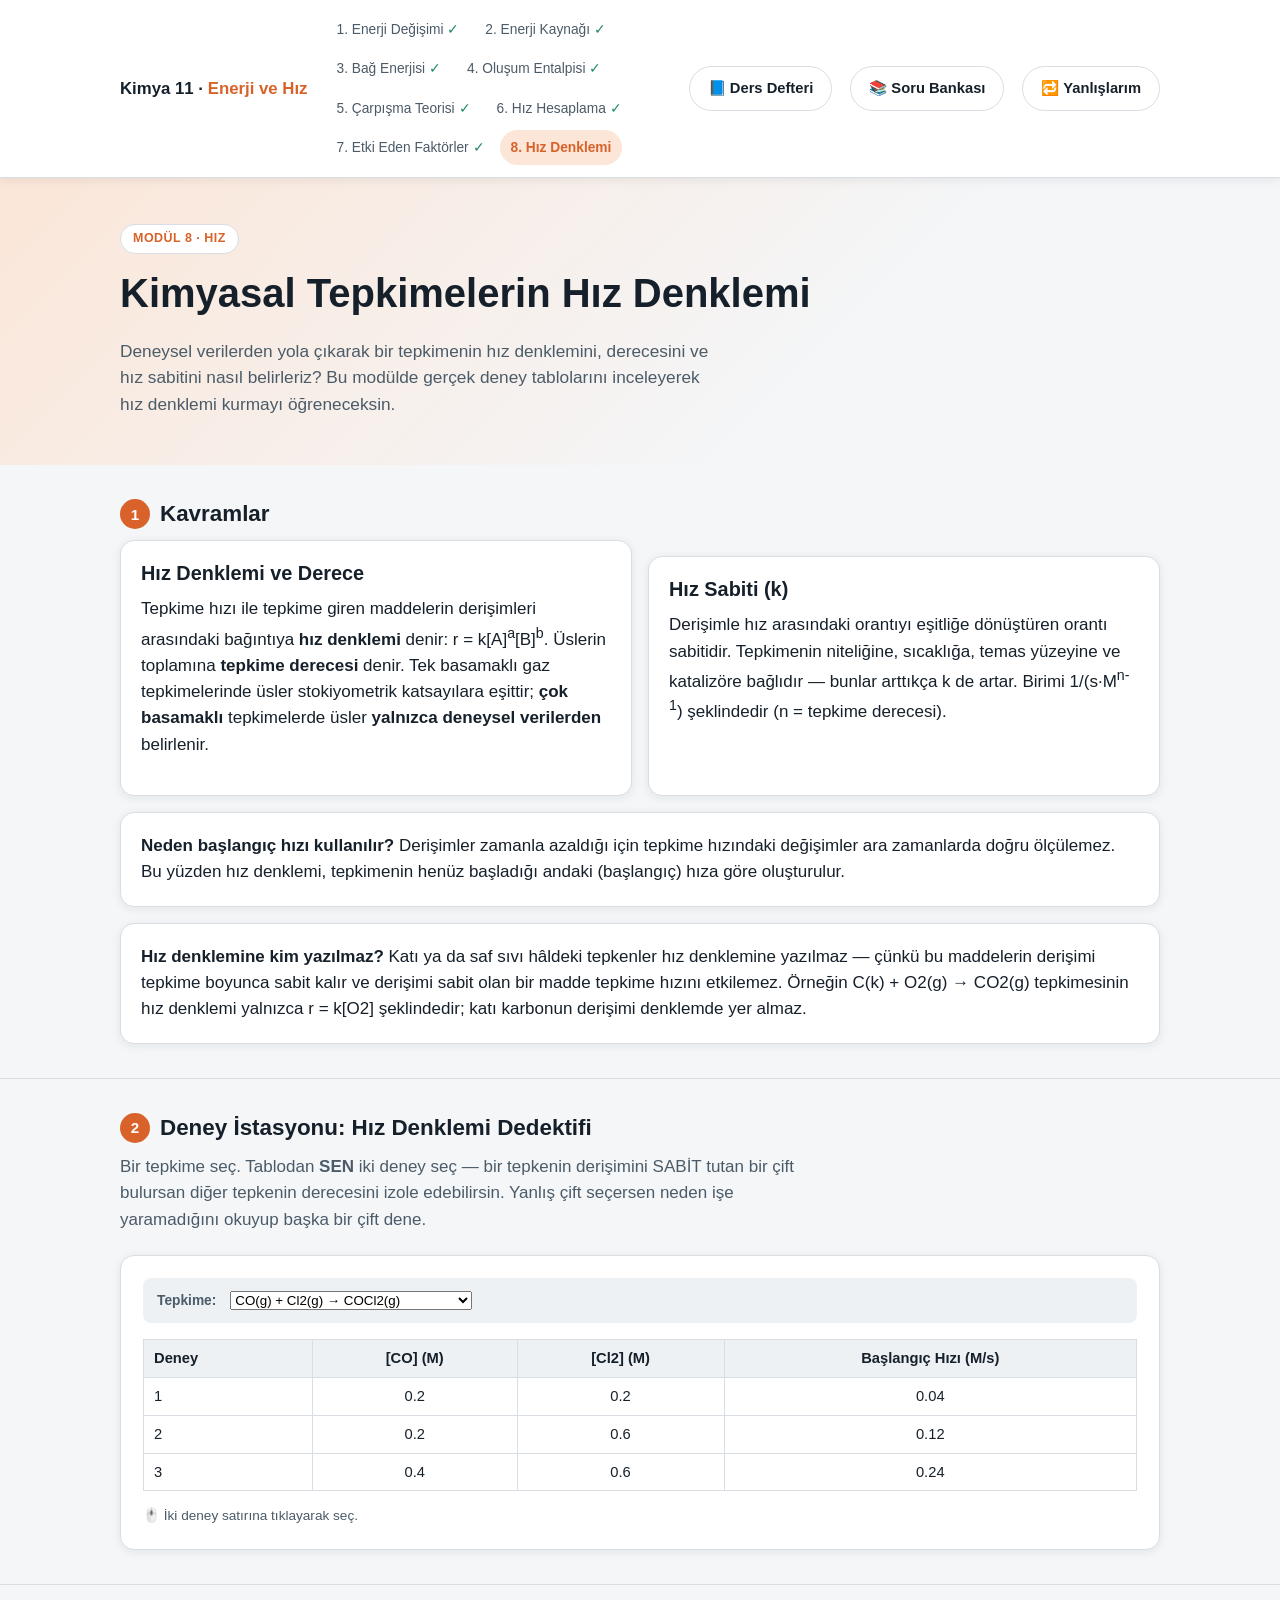
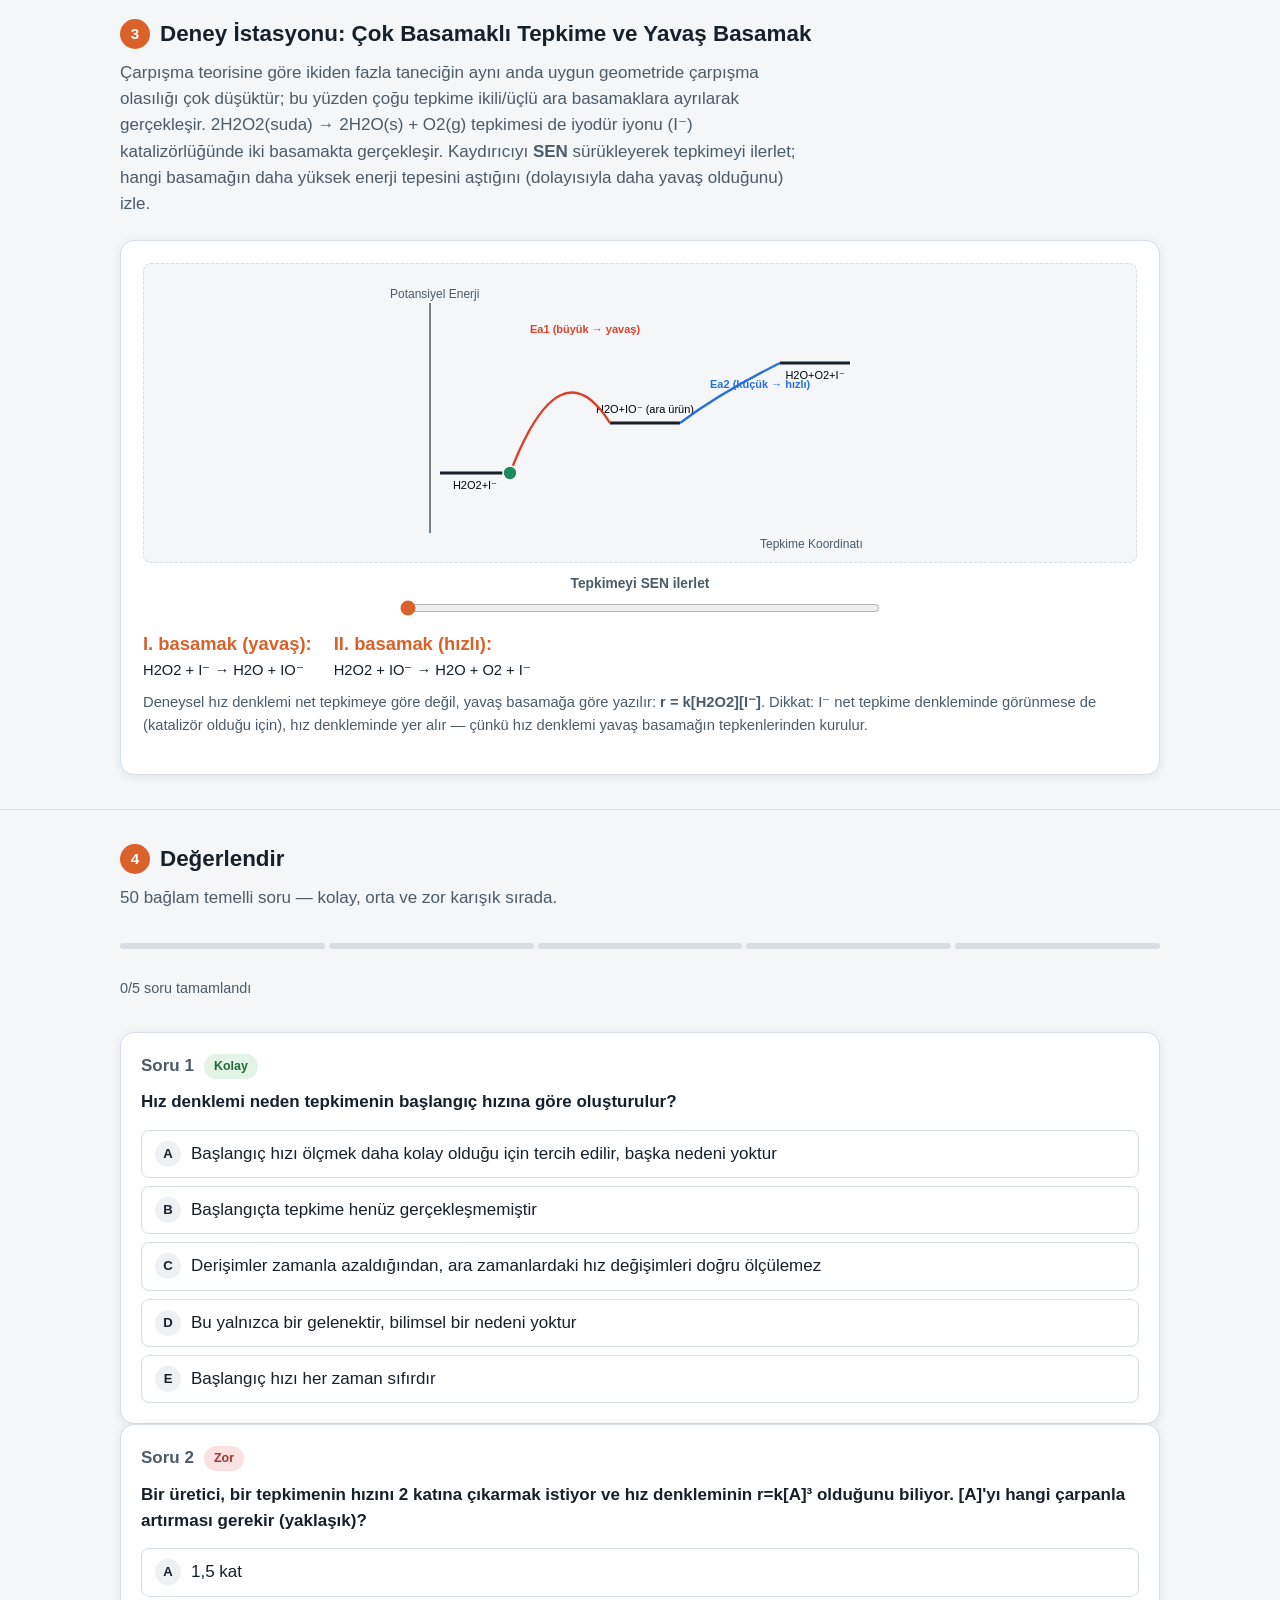
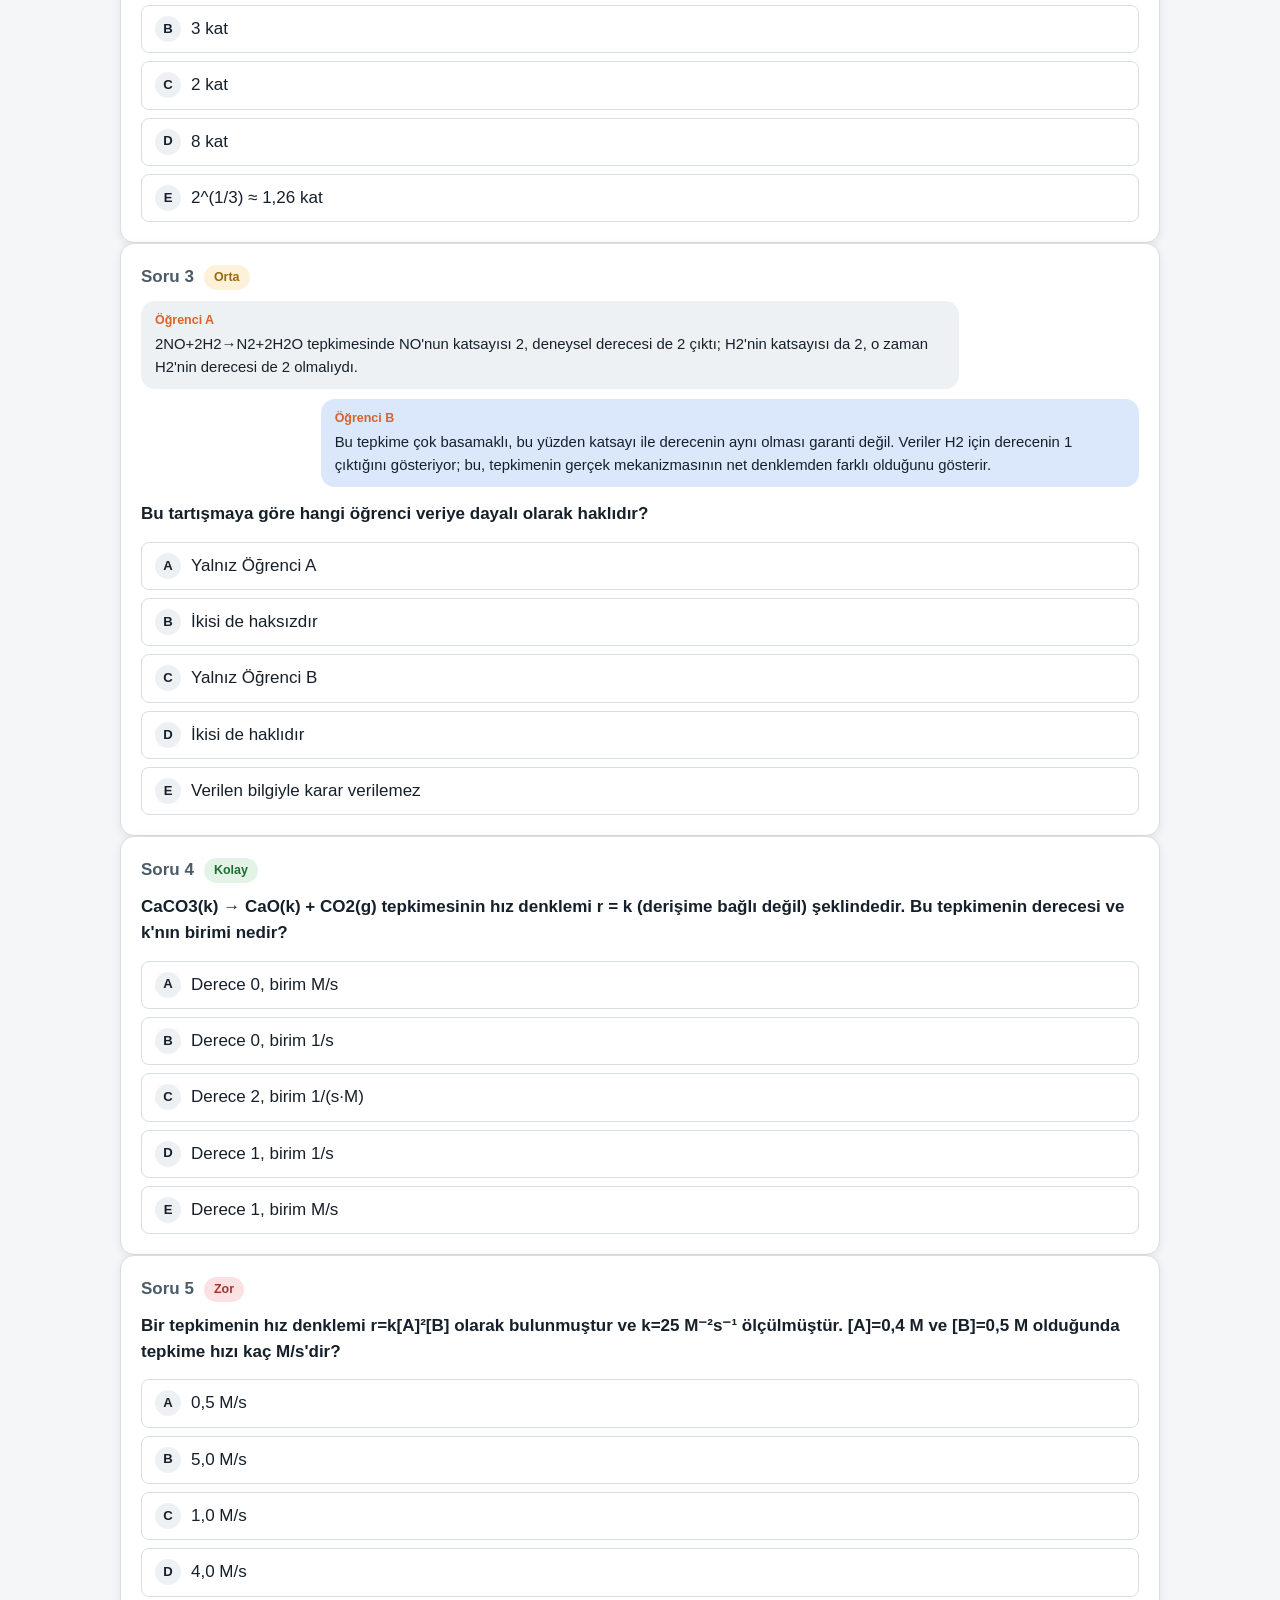
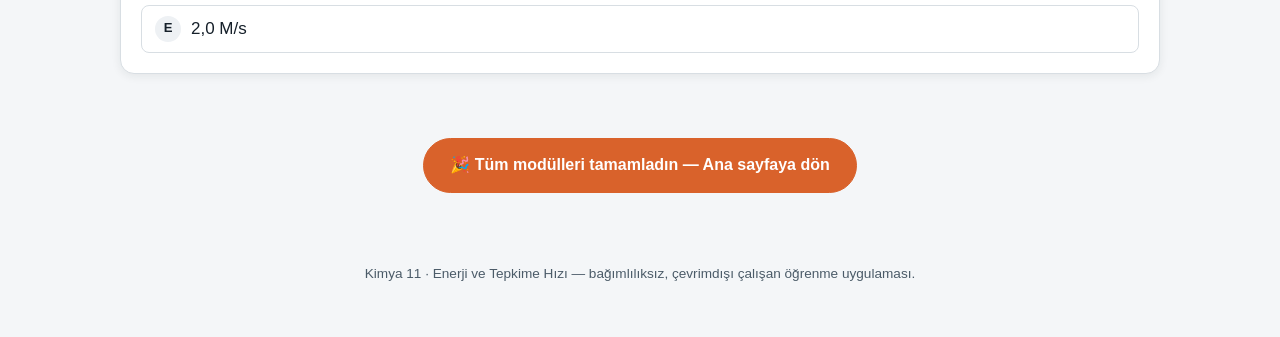
<file: moduller/08-hiz-denklemi.html>
<!DOCTYPE html>
<html lang="tr">
<head>
<meta charset="UTF-8">
<meta name="viewport" content="width=device-width, initial-scale=1.0">
<title>Kimyasal Tepkimelerin Hız Denklemi · Kimya 11</title>
<link rel="stylesheet" href="../assets/css/style.css">
</head>
<body>
<div id="nav-root"></div>

<header class="hero">
  <div class="container">
    <span class="eyebrow">Modül 8 · Hız</span>
    <h1>Kimyasal Tepkimelerin Hız Denklemi</h1>
    <p class="lead">Deneysel verilerden yola çıkarak bir tepkimenin hız denklemini, derecesini ve hız sabitini
      nasıl belirleriz? Bu modülde gerçek deney tablolarını inceleyerek hız denklemi kurmayı öğreneceksin.</p>
  </div>
</header>

<section class="block" style="border-top:none">
  <div class="container">
    <h2><span class="num">1</span>Kavramlar</h2>
    <div class="grid-2">
      <div class="card">
        <h3>Hız Denklemi ve Derece</h3>
        <p>Tepkime hızı ile tepkime giren maddelerin derişimleri arasındaki bağıntıya <b>hız denklemi</b> denir:
          r = k[A]<sup>a</sup>[B]<sup>b</sup>. Üslerin toplamına <b>tepkime derecesi</b> denir. Tek basamaklı gaz
          tepkimelerinde üsler stokiyometrik katsayılara eşittir; <b>çok basamaklı</b> tepkimelerde üsler
          <b>yalnızca deneysel verilerden</b> belirlenir.</p>
      </div>
      <div class="card">
        <h3>Hız Sabiti (k)</h3>
        <p>Derişimle hız arasındaki orantıyı eşitliğe dönüştüren orantı sabitidir. Tepkimenin niteliğine,
          sıcaklığa, temas yüzeyine ve katalizöre bağlıdır — bunlar arttıkça k de artar. Birimi
          1/(s·M<sup>n-1</sup>) şeklindedir (n = tepkime derecesi).</p>
      </div>
    </div>
    <div class="card" style="margin-top:16px">
      <p style="margin:0"><b>Neden başlangıç hızı kullanılır?</b> Derişimler zamanla azaldığı için tepkime
        hızındaki değişimler ara zamanlarda doğru ölçülemez. Bu yüzden hız denklemi, tepkimenin henüz
        başladığı andaki (başlangıç) hıza göre oluşturulur.</p>
    </div>
    <div class="card" style="margin-top:16px">
      <p style="margin:0"><b>Hız denklemine kim yazılmaz?</b> Katı ya da saf sıvı hâldeki tepkenler hız
        denklemine yazılmaz — çünkü bu maddelerin derişimi tepkime boyunca sabit kalır ve derişimi sabit olan
        bir madde tepkime hızını etkilemez. Örneğin C(k) + O2(g) → CO2(g) tepkimesinin hız denklemi yalnızca
        r = k[O2] şeklindedir; katı karbonun derişimi denklemde yer almaz.</p>
    </div>
  </div>
</section>

<section class="block">
  <div class="container">
    <h2><span class="num">2</span>Deney İstasyonu: Hız Denklemi Dedektifi</h2>
    <p class="block-lead">Bir tepkime seç. Tablodan <b>SEN</b> iki deney seç — bir tepkenin derişimini SABİT
      tutan bir çift bulursan diğer tepkenin derecesini izole edebilirsin. Yanlış çift seçersen neden işe
      yaramadığını okuyup başka bir çift dene.</p>
    <div class="lab">
      <div class="lab-controls">
        <label for="rxn8-select">Tepkime:</label>
        <select id="rxn8-select"></select>
      </div>
      <div id="rxn8-table"></div>
      <div id="rxn8-pair-feedback"></div>
      <div id="rxn8-status"></div>
      <div id="rxn8-steps"></div>
    </div>
  </div>
</section>

<section class="block">
  <div class="container">
    <h2><span class="num">3</span>Deney İstasyonu: Çok Basamaklı Tepkime ve Yavaş Basamak</h2>
    <p class="block-lead">Çarpışma teorisine göre ikiden fazla taneciğin aynı anda uygun geometride çarpışma
      olasılığı çok düşüktür; bu yüzden çoğu tepkime ikili/üçlü ara basamaklara ayrılarak gerçekleşir.
      2H2O2(suda) → 2H2O(s) + O2(g) tepkimesi de iyodür iyonu (I⁻) katalizörlüğünde iki basamakta gerçekleşir.
      Kaydırıcıyı <b>SEN</b> sürükleyerek tepkimeyi ilerlet; hangi basamağın daha yüksek enerji tepesini
      aştığını (dolayısıyla daha yavaş olduğunu) izle.</p>
    <div class="lab">
      <div class="lab-stage" style="min-height:300px"><svg id="mech-svg" viewBox="0 0 520 280" style="width:100%;max-width:520px"></svg></div>
      <label for="mech-progress" style="display:block;text-align:center;font-size:.86rem;font-weight:700;color:var(--ink-soft);margin-top:10px">Tepkimeyi SEN ilerlet</label>
      <input type="range" id="mech-progress" min="0" max="100" value="0" step="1" style="width:100%;max-width:480px;display:block;margin:6px auto 0;accent-color:var(--energy)">
      <div class="lab-readout" id="mech-readout">
        <div><b>I. basamak (yavaş):</b> H2O2 + I⁻ → H2O + IO⁻</div>
        <div><b>II. basamak (hızlı):</b> H2O2 + IO⁻ → H2O + O2 + I⁻</div>
      </div>
      <p style="margin-top:10px;color:var(--ink-soft);font-size:.92rem">Deneysel hız denklemi net tepkimeye göre
        değil, yavaş basamağa göre yazılır: <b>r = k[H2O2][I⁻]</b>. Dikkat: I⁻ net tepkime denkleminde
        görünmese de (katalizör olduğu için), hız denkleminde yer alır — çünkü hız denklemi yavaş basamağın
        tepkenlerinden kurulur.</p>
    </div>
  </div>
</section>

<section class="block">
  <div class="container">
    <h2><span class="num">4</span>Değerlendir</h2>
    <p class="block-lead">50 bağlam temelli soru — kolay, orta ve zor karışık sırada.</p>
    <div id="quiz-host"></div>
  </div>
</section>

<div id="next-module-root"></div>
<div id="footer-root"></div>

<script src="../assets/js/nav.js"></script>
<script src="../assets/js/quiz-engine.js"></script>
<script src="../assets/js/quiz-data.js"></script>
<script>
  const MODKEY = "m8";

  const RXN8 = [
    {
      name: "CO(g) + Cl2(g) → COCl2(g)",
      labelA: "[CO]", labelB: "[Cl2]",
      rows: [
        { a: 0.20, b: 0.20, r: 0.04 },
        { a: 0.20, b: 0.60, r: 0.12 },
        { a: 0.40, b: 0.60, r: 0.24 },
      ],
    },
    {
      name: "2NO(g) + 2H2(g) → N2(g) + 2H2O(g)",
      labelA: "[NO]", labelB: "[H2]",
      rows: [
        { a: 0.10, b: 0.10, r: 0.001 },
        { a: 0.10, b: 0.20, r: 0.002 },
        { a: 0.20, b: 0.20, r: 0.008 },
      ],
    },
    {
      name: "2NO(g) + O2(g) → 2NO2(g)",
      labelA: "[NO]", labelB: "[O2]",
      rows: [
        { a: 0.10, b: 0.10, r: 0.10 },
        { a: 0.20, b: 0.10, r: 0.40 },
        { a: 0.20, b: 0.20, r: 0.80 },
      ],
    },
    {
      name: "2ICl(g) + H2(g) → I2(g) + 2HCl(g)",
      labelA: "[ICl]", labelB: "[H2]",
      rows: [
        { a: 0.3, b: 0.3, r: 0.018 },
        { a: 0.6, b: 0.3, r: 0.036 },
        { a: 1.2, b: 0.6, r: 0.144 },
      ],
    },
  ];

  // İki deney arasındaki geçişten n_A, n_B için doğrusal denklem katsayıları üretir:
  // ln(r2/r1) = nA*ln(a2/a1) + nB*ln(b2/b1)
  function eqFromPair(d1, d2) {
    return {
      lr: Math.log(d2.r / d1.r),
      la: Math.log(d2.a / d1.a),
      lb: Math.log(d2.b / d1.b),
    };
  }

  // Genel 2x2 doğrusal sistemi çözerek nA ve nB'yi bulur (tek değişken sabit olmasa bile doğru sonuç verir).
  function solveOrders(rows) {
    const [d1, d2, d3] = rows;
    const e1 = eqFromPair(d1, d2);
    const e2 = eqFromPair(d2, d3);
    const det = e1.la * e2.lb - e2.la * e1.lb;
    const nA = (e1.lr * e2.lb - e2.lr * e1.lb) / det;
    const nB = (e1.la * e2.lr - e2.la * e1.lr) / det;
    return [Math.round(nA), Math.round(nB)];
  }

  let rxn8State = { idx: 0, selected: [], tried: new Set(), foundA: null, foundB: null };

  function renderRxn8Table(idx) {
    rxn8State = { idx, selected: [], tried: new Set(), foundA: null, foundB: null };
    const rx = RXN8[idx];
    document.getElementById("rxn8-table").innerHTML = `
      <table class="viz-table" id="rxn8-table-el">
        <thead><tr><th>Deney</th><th>${rx.labelA} (M)</th><th>${rx.labelB} (M)</th><th>Başlangıç Hızı (M/s)</th></tr></thead>
        <tbody>
          ${rx.rows.map((d, i) => `<tr data-row="${i}" style="cursor:pointer"><td>${i + 1}</td><td>${d.a}</td><td>${d.b}</td><td>${d.r}</td></tr>`).join("")}
        </tbody>
      </table>
      <p style="margin:8px 0 0;color:var(--ink-soft);font-size:.85rem">🖱️ İki deney satırına tıklayarak seç.</p>
    `;
    document.querySelectorAll("#rxn8-table-el tbody tr").forEach((tr) => {
      tr.addEventListener("click", () => onRowClick(Number(tr.dataset.row)));
    });
    document.getElementById("rxn8-pair-feedback").innerHTML = "";
    document.getElementById("rxn8-status").innerHTML = "";
    document.getElementById("rxn8-steps").innerHTML = "";
  }

  function highlightSelection() {
    document.querySelectorAll("#rxn8-table-el tbody tr").forEach((tr) => tr.classList.remove("row-highlight"));
    rxn8State.selected.forEach((i) => {
      document.querySelector(`#rxn8-table-el tr[data-row="${i}"]`)?.classList.add("row-highlight");
    });
  }

  function onRowClick(i) {
    const sel = rxn8State.selected;
    if (sel.includes(i)) {
      rxn8State.selected = sel.filter((x) => x !== i);
    } else {
      if (sel.length >= 2) sel.shift();
      sel.push(i);
    }
    highlightSelection();
    if (rxn8State.selected.length === 2) evaluateRxn8Pair();
  }

  function evaluateRxn8Pair() {
    const rx = RXN8[rxn8State.idx];
    const [i1, i2] = rxn8State.selected;
    const d1 = rx.rows[i1], d2 = rx.rows[i2];
    const pairKey = [i1, i2].sort().join("-");
    rxn8State.tried.add(pairKey);
    const aChanged = d1.a !== d2.a;
    const bChanged = d1.b !== d2.b;
    const feedback = document.getElementById("rxn8-pair-feedback");

    if (aChanged && bChanged) {
      feedback.innerHTML = `<div class="card"><p style="margin:0">Deney ${i1 + 1} → ${i2 + 1}'de hem
        ${rx.labelA} hem ${rx.labelB} değişmiş — bu çift <b>tek başına</b> hiçbir tepkenin derecesini izole
        edemez. Bir derişimi <b>sabit</b> tutan başka bir çift dene.</p></div>`;
    } else {
      const varyKey = aChanged ? "a" : "b";
      const varyLabel = aChanged ? rx.labelA : rx.labelB;
      const constLabel = aChanged ? rx.labelB : rx.labelA;
      const [lo, hi] = d1[varyKey] < d2[varyKey] ? [d1, d2] : [d2, d1];
      const ratioX = hi[varyKey] / lo[varyKey];
      const ratioR = hi.r / lo.r;
      const n = Math.round(Math.log(ratioR) / Math.log(ratioX));
      if (aChanged) rxn8State.foundA = n; else rxn8State.foundB = n;
      feedback.innerHTML = `<div class="card"><p style="margin:0">Deney ${i1 + 1} → ${i2 + 1}'de
        ${constLabel} <b>sabit</b>; ${varyLabel} ${ratioX.toFixed(0)} katına çıkınca hız ${ratioR.toFixed(0)}
        katına çıktı → <b style="color:var(--energy)">${varyLabel} derecesi = ${n}</b></p></div>`;
    }
    updateRxn8Status();
  }

  function updateRxn8Status() {
    const rx = RXN8[rxn8State.idx];
    const allPairsTried = rxn8State.tried.size >= 3;
    if (allPairsTried && (rxn8State.foundA === null || rxn8State.foundB === null)) {
      const [nA, nB] = solveOrders(rx.rows);
      if (rxn8State.foundA === null) rxn8State.foundA = nA;
      if (rxn8State.foundB === null) rxn8State.foundB = nB;
      document.getElementById("rxn8-status").innerHTML = `<div class="card" style="margin-top:8px">
        <p style="margin:0;color:var(--ink-soft)">Üç deney çiftinin hiçbiri her iki tepkeni de tek başına
        izole edemiyor. Bu durumda üç deneyin tamamı bir arada matematiksel olarak çözülür (diğer değişkenin
        bilinen etkisi denklemden çıkarılarak).</p></div>`;
    }
    const nameA = rx.labelA.slice(1, -1), nameB = rx.labelB.slice(1, -1);
    document.getElementById("rxn8-steps").innerHTML = `
      <div class="card" style="margin-top:10px">
        <p style="margin:0">${nameA} derecesi: ${rxn8State.foundA === null ? "henüz bulunmadı" : `<b style="color:var(--energy)">${rxn8State.foundA}</b>`}
          &nbsp;·&nbsp; ${nameB} derecesi: ${rxn8State.foundB === null ? "henüz bulunmadı" : `<b style="color:var(--energy)">${rxn8State.foundB}</b>`}</p>
      </div>
    `;
    if (rxn8State.foundA !== null && rxn8State.foundB !== null) {
      const nA = rxn8State.foundA, nB = rxn8State.foundB;
      const totalOrder = nA + nB;
      const kVals = rx.rows.map((d) => d.r / (Math.pow(d.a, nA) * Math.pow(d.b, nB)));
      const kAvg = kVals.reduce((a, b) => a + b, 0) / kVals.length;
      document.getElementById("rxn8-steps").innerHTML += `
        <div class="card" style="margin-top:10px;text-align:center">
          <p style="margin:0;font-size:1.05rem">Hız denklemi: <b>r = k${rx.labelA}<sup>${nA}</sup>${rx.labelB}<sup>${nB}</sup></b>
            &nbsp;·&nbsp; Tepkime derecesi = <b>${totalOrder}</b>
            &nbsp;·&nbsp; k ≈ <b style="color:var(--rate)">${kAvg.toFixed(3)}</b></p>
        </div>`;
    }
  }

  function buildRxn8Lab() {
    const sel = document.getElementById("rxn8-select");
    RXN8.forEach((r, i) => sel.appendChild(new Option(r.name, i)));
    sel.addEventListener("change", () => renderRxn8Table(Number(sel.value)));
    renderRxn8Table(0);
  }

  function bezierPoint(p0, p1, p2, t) {
    const x = (1 - t) ** 2 * p0[0] + 2 * (1 - t) * t * p1[0] + t ** 2 * p2[0];
    const y = (1 - t) ** 2 * p0[1] + 2 * (1 - t) * t * p1[1] + t ** 2 * p2[1];
    return [x, y];
  }

  function mechanismSVG(ballT) {
    let ball = "";
    if (ballT != null) {
      const seg1 = [[130, 200], [180, 70], [230, 150]];
      const seg2 = [[230, 150], [340, 120], [400, 90]];
      const t2 = ballT <= 0.5 ? ballT * 2 : (ballT - 0.5) * 2;
      const pt = ballT <= 0.5 ? bezierPoint(...seg1, t2) : bezierPoint(...seg2, t2);
      ball = `<circle cx="${pt[0].toFixed(1)}" cy="${pt[1].toFixed(1)}" r="7" fill="var(--rate)" stroke="#fff" stroke-width="1.6"/>`;
    }
    return `
      <line x1="50" y1="260" x2="50" y2="30" stroke="var(--ink-soft)" stroke-width="1.5"/>
      <text x="10" y="25" font-size="12" fill="var(--ink-soft)">Potansiyel Enerji</text>
      <text x="380" y="275" font-size="12" fill="var(--ink-soft)">Tepkime Koordinatı</text>
      <line x1="60" y1="200" x2="130" y2="200" stroke="var(--ink)" stroke-width="3"/>
      <text x="95" y="216" text-anchor="middle" font-size="11">H2O2+I⁻</text>
      <line x1="230" y1="150" x2="300" y2="150" stroke="var(--ink)" stroke-width="3"/>
      <text x="265" y="140" text-anchor="middle" font-size="11">H2O+IO⁻ (ara ürün)</text>
      <line x1="400" y1="90" x2="470" y2="90" stroke="var(--ink)" stroke-width="3"/>
      <text x="435" y="106" text-anchor="middle" font-size="11">H2O+O2+I⁻</text>
      <path d="M130,200 Q 180,70 230,150" fill="none" stroke="var(--exo)" stroke-width="2.4"/>
      <path d="M300,150 Q 340,120 400,90" fill="none" stroke="var(--endo)" stroke-width="2.4"/>
      <text x="150" y="60" font-size="11" fill="var(--exo)" font-weight="700">Ea1 (büyük → yavaş)</text>
      <text x="330" y="115" font-size="11" fill="var(--endo)" font-weight="700">Ea2 (küçük → hızlı)</text>
      ${ball}
    `;
  }

  function updateMechanism() {
    const t = Number(document.getElementById("mech-progress").value) / 100;
    document.getElementById("mech-svg").innerHTML = mechanismSVG(t);
    const readout = document.getElementById("mech-readout");
    if (t < 0.03) {
      readout.innerHTML = `
        <div><b>I. basamak (yavaş):</b> H2O2 + I⁻ → H2O + IO⁻</div>
        <div><b>II. basamak (hızlı):</b> H2O2 + IO⁻ → H2O + O2 + I⁻</div>`;
    } else if (t < 0.5) {
      readout.innerHTML = `<div><b>I. basamak (yavaş):</b> H2O2 + I⁻ → H2O + IO⁻ — yüksek Ea1'i aşıyor</div>`;
    } else {
      readout.innerHTML = `<div><b>II. basamak (hızlı):</b> H2O2 + IO⁻ → H2O + O2 + I⁻ — daha alçak Ea2'yi aşıyor</div>`;
    }
  }

  buildRxn8Lab();
  updateMechanism();
  document.getElementById("mech-progress").addEventListener("input", updateMechanism);
  mountNav(MODKEY);
  mountNextModule(MODKEY);
  markVisited(MODKEY);
  mountFooter();
  renderQuiz(MODKEY, QUIZ.m8);
</script>
</body>
</html>
</file>
<file: assets/css/style.css>
/* ============================================================
   Kimya 11 · Enerji ve Tepkime Hızı — Tasarım Sistemi
   Tek dosya, kütüphanesiz. Akıllı tahta + mobil + basılabilir defter
   aynı temel token setini paylaşır.
   ============================================================ */

:root {
  --ink: #16202a;
  --ink-soft: #4b5b68;
  --paper: #ffffff;
  --bg: #f4f6f8;
  --bg-panel: #eef1f4;
  --line: #d8dee3;

  --energy: #d9622b;      /* enerji teması: sıcak turuncu */
  --energy-soft: #fbe6d8;
  --endo: #2b6fd9;        /* endotermik: mavi (ısı alan) */
  --endo-soft: #dbe8fb;
  --exo: #d9422b;         /* ekzotermik: kırmızı (ısı veren) */
  --exo-soft: #fbdcd8;
  --rate: #1f8a5f;         /* hız teması: yeşil */
  --rate-soft: #dbf0e6;

  --ok: #1f8a5f;
  --bad: #c23b3b;
  --warn: #b8860b;

  --radius: 14px;
  --radius-sm: 8px;
  --shadow: 0 2px 10px rgba(22, 32, 42, 0.08);
  --shadow-lg: 0 8px 28px rgba(22, 32, 42, 0.14);
  --font: "Segoe UI", "Noto Sans", -apple-system, BlinkMacSystemFont, sans-serif;
}

* { box-sizing: border-box; }
html { scroll-behavior: smooth; }
body {
  margin: 0;
  font-family: var(--font);
  background: var(--bg);
  color: var(--ink);
  line-height: 1.55;
  font-size: 17px;
}
img, svg { max-width: 100%; }
a { color: inherit; }
h1, h2, h3, h4 { line-height: 1.25; margin: 0 0 .5em; }
p { margin: 0 0 1em; }

.container {
  max-width: 1080px;
  margin: 0 auto;
  padding: 0 20px;
}

/* ---------- Üst menü (nav.js tarafından doldurulur) ---------- */
#nav-root { position: sticky; top: 0; z-index: 50; }
.topbar {
  background: var(--paper);
  border-bottom: 1px solid var(--line);
  box-shadow: var(--shadow);
}
.topbar-inner {
  max-width: 1080px;
  margin: 0 auto;
  padding: 12px 20px;
  display: flex;
  align-items: center;
  gap: 18px;
  flex-wrap: wrap;
}
.topbar-brand {
  font-weight: 800;
  font-size: 1.05rem;
  white-space: nowrap;
  text-decoration: none;
  color: var(--ink);
}
.topbar-brand span { color: var(--energy); }
.topbar-links {
  display: flex;
  gap: 4px;
  flex-wrap: wrap;
  flex: 1;
}
.topbar-links a {
  text-decoration: none;
  font-size: .86rem;
  padding: 7px 11px;
  border-radius: 999px;
  color: var(--ink-soft);
  white-space: nowrap;
}
.topbar-links a.active { background: var(--energy-soft); color: var(--energy); font-weight: 700; }
.topbar-links a.visited::after { content: " ✓"; color: var(--ok); }
.topbar-links a:hover { background: var(--bg-panel); }

/* ---------- Hero ---------- */
.hero {
  padding: 46px 0 30px;
  background: linear-gradient(135deg, var(--energy-soft), var(--bg) 65%);
}
.hero .eyebrow {
  display: inline-block;
  font-size: .78rem;
  font-weight: 700;
  letter-spacing: .04em;
  text-transform: uppercase;
  color: var(--energy);
  background: var(--paper);
  border: 1px solid var(--line);
  border-radius: 999px;
  padding: 4px 12px;
  margin-bottom: 14px;
}
.hero h1 { font-size: clamp(1.6rem, 3.4vw, 2.5rem); }
.hero p.lead { font-size: 1.08rem; color: var(--ink-soft); max-width: 62ch; }

/* ---------- Bölüm ---------- */
section.block {
  padding: 34px 0;
  border-top: 1px solid var(--line);
}
section.block > .container > h2 {
  font-size: 1.4rem;
  display: flex;
  align-items: center;
  gap: 10px;
}
section.block > .container > h2 .num {
  display: inline-flex;
  align-items: center;
  justify-content: center;
  width: 30px; height: 30px;
  border-radius: 50%;
  background: var(--energy);
  color: #fff;
  font-size: .95rem;
  font-weight: 800;
  flex: none;
}
.block-lead { color: var(--ink-soft); margin-bottom: 22px; max-width: 72ch; }

/* ---------- Kart / panel ---------- */
.card {
  background: var(--paper);
  border: 1px solid var(--line);
  border-radius: var(--radius);
  padding: 20px;
  box-shadow: var(--shadow);
}
.card + .card { margin-top: 16px; }
.grid-2 { display: grid; grid-template-columns: 1fr 1fr; gap: 16px; }
.grid-3 { display: grid; grid-template-columns: repeat(3, 1fr); gap: 16px; }
@media (max-width: 760px) { .grid-2, .grid-3 { grid-template-columns: 1fr; } }

/* ---------- Etiketler ---------- */
.tag {
  display: inline-flex;
  align-items: center;
  gap: 5px;
  font-size: .78rem;
  font-weight: 700;
  padding: 3px 10px;
  border-radius: 999px;
}
.tag.endo { background: var(--endo-soft); color: var(--endo); }
.tag.exo { background: var(--exo-soft); color: var(--exo); }
.tag.rate { background: var(--rate-soft); color: var(--rate); }
.tag.kolay { background: #e3f3e6; color: #226b36; }
.tag.orta { background: #fdf1da; color: #9a6a10; }
.tag.zor { background: #fbe1e1; color: #a23434; }

/* ---------- Butonlar ---------- */
.btn {
  display: inline-flex;
  align-items: center;
  gap: 8px;
  padding: 10px 18px;
  border-radius: 999px;
  border: 1px solid var(--line);
  background: var(--paper);
  color: var(--ink);
  font-size: .92rem;
  font-weight: 700;
  cursor: pointer;
  text-decoration: none;
}
.btn:hover { background: var(--bg-panel); }
.btn.primary { background: var(--energy); border-color: var(--energy); color: #fff; }
.btn.primary:hover { filter: brightness(1.08); }
.btn:disabled { opacity: .45; cursor: not-allowed; }

/* ============================================================
   Simülasyon / laboratuvar çerçevesi
   ============================================================ */
.lab {
  background: var(--paper);
  border: 1px solid var(--line);
  border-radius: var(--radius);
  padding: 22px;
  box-shadow: var(--shadow);
}
.lab-controls {
  display: flex;
  flex-wrap: wrap;
  gap: 14px;
  align-items: center;
  margin-bottom: 16px;
  padding: 12px 14px;
  background: var(--bg-panel);
  border-radius: var(--radius-sm);
}
.lab-controls label { font-size: .86rem; font-weight: 700; color: var(--ink-soft); }
.lab-controls select, .lab-controls input[type=range] { accent-color: var(--energy); }
.lab-stage {
  min-height: 260px;
  border-radius: var(--radius-sm);
  background: var(--bg);
  border: 1px dashed var(--line);
  display: flex;
  align-items: center;
  justify-content: center;
  position: relative;
  overflow: hidden;
}
.lab-readout {
  margin-top: 14px;
  display: flex;
  gap: 22px;
  flex-wrap: wrap;
  font-size: .92rem;
}
.lab-readout b { font-size: 1.15rem; display: block; color: var(--energy); }

/* ============================================================
   Quiz kartları
   ============================================================ */
#quiz-host { display: flex; flex-direction: column; gap: 18px; }
.qcard {
  background: var(--paper);
  border: 1px solid var(--line);
  border-radius: var(--radius);
  padding: 20px;
  box-shadow: var(--shadow);
}
.qcard-head {
  display: flex;
  align-items: center;
  gap: 10px;
  margin-bottom: 10px;
  flex-wrap: wrap;
}
.qcard-head .qno { font-weight: 800; color: var(--ink-soft); }
.qcard .context {
  background: var(--bg-panel);
  border-left: 3px solid var(--energy);
  padding: 10px 14px;
  border-radius: 0 var(--radius-sm) var(--radius-sm) 0;
  font-size: .95rem;
  color: var(--ink-soft);
  margin-bottom: 12px;
}
.qcard .qtext { font-weight: 600; margin-bottom: 14px; }
.qcard .options { display: flex; flex-direction: column; gap: 8px; }
.opt {
  display: flex;
  align-items: flex-start;
  gap: 10px;
  padding: 10px 13px;
  border: 1px solid var(--line);
  border-radius: var(--radius-sm);
  cursor: pointer;
  background: var(--paper);
}
.opt:hover { background: var(--bg-panel); }
.opt .letter {
  flex: none;
  width: 26px; height: 26px;
  border-radius: 50%;
  background: var(--bg-panel);
  display: flex; align-items: center; justify-content: center;
  font-weight: 800; font-size: .82rem;
}
.opt.correct { border-color: var(--ok); background: #eaf7ef; }
.opt.correct .letter { background: var(--ok); color: #fff; }
.opt.wrong { border-color: var(--bad); background: #fceded; }
.opt.wrong .letter { background: var(--bad); color: #fff; }
.opt.disabled { cursor: default; }
.explain {
  margin-top: 14px;
  padding: 13px 15px;
  background: #f1f8f4;
  border: 1px solid #cfe8d8;
  border-radius: var(--radius-sm);
  font-size: .92rem;
  display: none;
}
.explain.show { display: block; }
.explain b { color: var(--ok); }
.explain .similar-btn { display: block; margin-top: 12px; font-size: .85rem; padding: 8px 14px; }
.explain .similar-none { margin-top: 10px; font-size: .85rem; color: var(--ink-soft); }

/* ---------- Soru Bankası ---------- */
.bank-tabs { display: flex; flex-wrap: wrap; gap: 8px; margin-bottom: 22px; position: sticky; top: 0; background: var(--bg); padding: 12px 0; z-index: 5; }
.bank-tab { font-size: .85rem; padding: 8px 14px; }
.bank-tab.active { background: var(--ink); color: #fff; border-color: var(--ink); }
.bank-card .opt { cursor: default; }

/* ---------- görsel bileşenler (render*) ---------- */
.viz-table { width: 100%; border-collapse: collapse; font-size: .92rem; margin: 6px 0 14px; }
.viz-table th, .viz-table td { border: 1px solid var(--line); padding: 7px 10px; text-align: center; }
.viz-table th { background: var(--bg-panel); font-weight: 700; }
.viz-table td:first-child, .viz-table th:first-child { text-align: left; }

.viz-chart { width: 100%; max-width: 480px; height: auto; display: block; margin: 6px auto 14px; }
.viz-chart .axis { stroke: var(--ink-soft); stroke-width: 1.4; }
.viz-chart .gridline { stroke: var(--line); stroke-width: 1; }
.viz-chart .bar { fill: var(--energy); }
.viz-chart .bar.endo { fill: var(--endo); }
.viz-chart .bar.exo { fill: var(--exo); }
.viz-chart .line { fill: none; stroke: var(--rate); stroke-width: 2.6; }
.viz-chart .point { fill: var(--rate); }
.viz-chart text { font-size: 11px; fill: var(--ink-soft); font-family: var(--font); }
.viz-chart .label { font-size: 12px; fill: var(--ink); font-weight: 700; }

.viz-statements { list-style: none; margin: 0 0 14px; padding: 0; display: flex; flex-direction: column; gap: 8px; }
.viz-statements li {
  display: flex; gap: 10px; align-items: flex-start;
  padding: 9px 12px; background: var(--bg-panel); border-radius: var(--radius-sm);
  font-size: .93rem;
}
.viz-statements .roman { font-weight: 800; color: var(--energy); flex: none; }

.viz-dialogue { display: flex; flex-direction: column; gap: 10px; margin-bottom: 14px; }
.viz-dialogue .bubble {
  max-width: 82%;
  padding: 10px 14px;
  border-radius: 14px;
  background: var(--bg-panel);
  font-size: .93rem;
}
.viz-dialogue .bubble b { display: block; font-size: .78rem; color: var(--energy); margin-bottom: 3px; }
.viz-dialogue .bubble.right { align-self: flex-end; background: var(--endo-soft); }

.viz-match { width: 100%; margin-bottom: 14px; }
.viz-match table { width: 100%; border-collapse: collapse; font-size: .92rem; }
.viz-match th, .viz-match td { border: 1px solid var(--line); padding: 8px 10px; }
.viz-match th { background: var(--bg-panel); }

.viz-checklist { list-style: none; margin: 0 0 14px; padding: 0; display: flex; flex-direction: column; gap: 6px; }
.viz-checklist li { display: flex; gap: 8px; align-items: center; font-size: .93rem; }
.viz-checklist .box { width: 18px; height: 18px; border: 2px solid var(--ink-soft); border-radius: 4px; flex: none; }

/* ---------- ilerleme / footer ---------- */
#footer-root { padding: 40px 0; text-align: center; color: var(--ink-soft); font-size: .85rem; }
.progress-mini { display: flex; gap: 4px; margin: 10px 0; }
.progress-mini i { flex: 1; height: 6px; border-radius: 3px; background: var(--line); }
.progress-mini i.done { background: var(--ok); }

@media (max-width: 640px) {
  body { font-size: 16px; }
  .hero { padding: 30px 0 22px; }
}

/* =========================================================
   DENEY İSTASYONU (ölçer + canlı grafik + kendin sınıflandır)
   ========================================================= */
.exp-stage { display: flex; flex-wrap: wrap; gap: 24px; align-items: flex-start; }
.exp-scene-wrap { flex: 1.3; min-width: 280px; text-align: center; }
.exp-scene-wrap svg { width: 100%; height: auto; border-radius: var(--radius-sm); background: var(--bg-panel); }
.exp-3d-host { width: 100%; aspect-ratio: 300 / 220; border-radius: var(--radius-sm); background: var(--bg-panel); overflow: hidden; touch-action: none; }
.exp-3d-host canvas { display: block; }
.exp-3d-hint { margin: 6px 0 0; font-size: .78rem; color: var(--ink-soft); text-align: center; }
.exp-3d-frame { position: relative; }
.exp-3d-flame { position: absolute; left: 50%; bottom: 6%; transform: translateX(-50%); font-size: 2rem; opacity: 0; transition: opacity .15s linear; pointer-events: none; filter: drop-shadow(0 0 8px rgba(255,138,61,.7)); z-index: 2; }
.exp-3d-badge { position: absolute; left: 50%; top: 8%; transform: translateX(-50%); font-size: 1.15rem; font-weight: 800; color: var(--rate); background: #fff; padding: 4px 12px; border-radius: 999px; box-shadow: var(--shadow); pointer-events: none; z-index: 2; }
.exp-3d-badge:empty { display: none; }
.exp-readout { margin-top: 10px; min-height: 40px; font-size: .85rem; color: var(--ink-soft); }
.exp-readout b { display: block; font-size: 1.3rem; color: var(--ink); }
.exp-chart-wrap { flex: 1; min-width: 260px; max-width: 460px; }
.exp-chart-wrap svg { width: 100%; height: auto; }

.exp-classify { margin-top: 20px; }
.exp-question p { margin: 0 0 10px; }
.exp-btn-row { display: flex; gap: 10px; margin-bottom: 10px; }
.exp-btn-row button.correct { border-color: var(--ok); background: #eaf7ef; color: var(--ok); }
.exp-btn-row button.wrong { border-color: var(--bad); background: #fceded; color: var(--bad); }
.exp-feedback { margin-top: 14px; padding: 14px 16px; border-radius: var(--radius-sm); display: none; }
.exp-feedback.show { display: block; }
.exp-feedback.ok { background: #eaf7ef; }
.exp-feedback.partial { background: #fdf1da; }
.exp-feedback p { margin: 0 0 6px; }
.exp-feedback p:last-child { margin-bottom: 0; color: var(--ink-soft); font-size: .92rem; }

@media (max-width: 640px) {
  .exp-scene-wrap { min-width: 0; }
}

.row-highlight { background: var(--exo-soft) !important; }

/* ---------- Bağ Kırma/Oluşturma Simülatörü ---------- */
.bond-stage { background: var(--bg-panel); border-radius: var(--radius-sm); padding: 14px; margin-bottom: 16px; }
.bond-stage svg { width: 100%; max-width: 460px; height: auto; display: block; margin: 0 auto; }
.bond-counter { text-align: center; font-size: 1.1rem; font-weight: 700; margin-top: 8px; color: var(--ink); }
.bond-tabs { display: flex; flex-wrap: wrap; gap: 8px; justify-content: center; margin-bottom: 14px; }
.bond-tab.active { background: var(--ink); color: #fff; border-color: var(--ink); }
.bond-panel { max-width: 440px; margin: 0 auto; text-align: center; }
.bond-panel label { display: block; font-size: .86rem; font-weight: 700; color: var(--ink-soft); margin-bottom: 8px; }
.bond-panel input[type=range] { width: 100%; accent-color: var(--energy); }
.bond-readout { margin-top: 10px; font-size: 1rem; font-weight: 600; min-height: 1.4em; color: var(--ink-soft); }
.bond-readout.flash { color: var(--rate); font-size: 1.08rem; }
.bond-energy-bar { margin: 4px 0 10px; height: 16px; border-radius: 999px; background: var(--bg); border: 1px solid var(--line); overflow: hidden; }
.bond-energy-fill { height: 100%; width: 0%; background: var(--endo); transition: width .2s ease; }
.bond-energy-fill.done { background: var(--exo); }
.btn-row { display: flex; gap: 10px; justify-content: center; flex-wrap: wrap; margin-bottom: 10px; }

/* ---------- Etken Yarışı / tahmin-sonra-izle desenler ---------- */
.race-stage { display: flex; flex-wrap: wrap; gap: 20px; margin-bottom: 18px; }
.race-vessel { flex: 1; min-width: 220px; text-align: center; background: var(--bg-panel); border-radius: var(--radius-sm); padding: 14px; }
.race-vessel svg { width: 100%; max-width: 220px; height: auto; margin-top: 6px; }
.race-3d-host { max-width: 220px; margin: 6px auto 0; aspect-ratio: 160 / 140; }
.race-bar { margin-top: 10px; height: 12px; border-radius: 6px; background: var(--line); overflow: hidden; }
.race-bar-fill { height: 100%; width: 0%; background: var(--ink-soft); transition: width .1s linear; }
.race-bar-fill.fast { background: var(--rate); }
.predict-label { font-weight: 700; color: var(--ink-soft); align-self: center; margin-right: 4px; }

/* ---------- Oluşum entalpisi: sayacı sen oluştur (kart+ekle/çıkar) ---------- */
.chip-row { display: flex; flex-wrap: wrap; gap: 12px; justify-content: center; }
.chip-card { background: #fff; border: 2px solid var(--line); border-radius: var(--radius-sm); padding: 12px 14px; min-width: 170px; text-align: center; }
.chip-card.chip-correct { border-color: var(--rate); background: var(--rate-soft); }
.chip-card.chip-wrong { border-color: var(--bad); background: #fbe1e1; }
.chip-term { font-weight: 700; font-size: .92rem; }
.chip-value { color: var(--ink-soft); font-size: .84rem; margin: 2px 0 8px; }
.chip-btns { display: flex; gap: 6px; justify-content: center; flex-wrap: wrap; }
.chip-btns button { font-size: .78rem; padding: 6px 10px; }
.chip-feedback { font-size: .8rem; margin-top: 8px; min-height: 1.2em; }
.chip-correct .chip-feedback { color: var(--rate); }
.chip-wrong .chip-feedback { color: var(--bad); }

/* ---------- Derişim-zaman grafiğinde iki noktayı sen seç ---------- */
.rate-picker { background: var(--bg-panel); border-radius: var(--radius-sm); padding: 14px 16px; }
.rate-picker label { display: block; font-size: .86rem; font-weight: 700; color: var(--ink-soft); margin-bottom: 6px; }
.rate-picker label:not(:first-child) { margin-top: 12px; }
.rate-picker input[type=range] { width: 100%; accent-color: var(--energy); }

/* =========================================================
   ÖĞRENCİ PDF ANALİZ RAPORU
   ========================================================= */

.wrong-empty { text-align: center; padding: 40px 20px; color: var(--ink-soft); }
.wrong-empty-icon { font-size: 2.4rem; margin-bottom: 10px; }
.wrong-summary { margin-bottom: 18px; padding: 16px; border-radius: 12px; background: var(--bg-panel); }
.wrong-summary-title { font-weight: 700; margin-bottom: 4px; }
.wrong-module { margin-bottom: 22px; }
.wrong-module-title { display: flex; justify-content: space-between; align-items: center; font-weight: 700; padding-bottom: 6px; border-bottom: 2px solid var(--line); margin-bottom: 10px; }
.wrong-count { font-weight: 500; color: var(--ink-soft); font-size: .85rem; }
.wrong-question-card { border: 1px solid var(--line); border-radius: 12px; padding: 16px; margin-bottom: 12px; }
.wrong-question-number { font-size: .78rem; font-weight: 700; color: var(--ink-soft); margin-bottom: 6px; }
.wrong-question-context { font-size: .88rem; color: var(--ink-soft); margin-bottom: 8px; }
.wrong-question-text { font-weight: 600; margin-bottom: 10px; }
.wrong-question-answer { margin-bottom: 6px; }
.wrong-question-explain { font-size: .9rem; color: var(--ink-soft); margin-bottom: 8px; }
.wrong-question-meta { font-size: .82rem; color: var(--ink-soft); }

.student-report-panel {
  margin-top: 28px;
  padding: 22px;
  border-radius: 18px;
  background: #ffffff;
  border: 1px solid rgba(61, 50, 120, .14);
  box-shadow: 0 10px 28px rgba(22, 18, 55, .08);
}
.student-report-head h2 { margin: 0 0 6px; font-size: 1.35rem; }
.student-report-head p { margin: 0; opacity: .75; line-height: 1.5; }
.student-report-form { display: grid; grid-template-columns: repeat(3, minmax(0, 1fr)); gap: 14px; margin-top: 20px; }
.report-field { display: flex; flex-direction: column; gap: 6px; }
.report-field label { font-size: .82rem; font-weight: 700; }
.report-field input { width: 100%; box-sizing: border-box; border: 1px solid #d6d5e4; border-radius: 10px; padding: 11px 12px; font: inherit; background: #fff; }
.pdf-report-btn { margin-top: 18px; font-weight: 800; }
.student-print-report { display: none; }

/* ---------- rapor görünümü ---------- */
.report-page { font-family: Arial, Helvetica, sans-serif; color: #19172d; background: #ffffff; line-height: 1.4; }
.report-header { display: flex; align-items: center; gap: 16px; padding: 20px 22px; background: linear-gradient(135deg, #17152f, #33285f); color: #ffffff; border-radius: 16px; }
.report-logo { font-size: 42px; }
.report-header h1 { margin: 0; font-size: 24px; letter-spacing: .5px; }
.report-header h2 { margin: 2px 0 0; font-size: 16px; font-weight: 500; opacity: .9; }

.report-student-info { display: grid; grid-template-columns: 2fr 1fr 1fr 1.4fr; gap: 10px; margin-top: 14px; }
.report-student-info > div { padding: 10px 12px; background: #f4f3fa; border-radius: 9px; }
.report-student-info span { display: block; margin-bottom: 3px; font-size: 10px; color: #696580; }
.report-student-info strong { font-size: 12px; }

.report-section { margin-top: 20px; }
.report-section h3 { margin: 0 0 10px; padding-bottom: 6px; font-size: 15px; border-bottom: 2px solid #dedbef; }

.report-stat-grid { display: grid; grid-template-columns: repeat(4, 1fr); gap: 10px; }
.report-stat { padding: 12px; text-align: center; background: #f5f5fa; border-radius: 10px; }
.report-stat span { display: block; margin-bottom: 3px; font-size: 10px; color: #6d6981; }
.report-stat strong { font-size: 21px; }
.report-stat-good { background: #e8f8ef; }
.report-stat-low { background: #fff0f0; }
.report-stat-main { background: #eeeaff; }

.report-table-wrap { width: 100%; }
.report-table { width: 100%; border-collapse: collapse; table-layout: auto; font-size: 10px; }
.report-table th { padding: 8px 7px; background: #29234f; color: #ffffff; border: 1px solid #29234f; text-align: left; }
.report-table td { padding: 7px; border: 1px solid #dddbe8; vertical-align: top; }
.report-table tbody tr:nth-child(even) { background: #f7f6fb; }
.number-cell { text-align: center; white-space: nowrap; }
.kazanım-cell { font-weight: 700; }

.report-wrong-table { table-layout: fixed; }
.report-wrong-table th:nth-child(1), .report-wrong-table td:nth-child(1) { width: 11%; }
.report-wrong-table th:nth-child(2), .report-wrong-table td:nth-child(2) { width: 12%; }
.report-wrong-table th:nth-child(3), .report-wrong-table td:nth-child(3) { width: 14%; }
.report-wrong-table th:nth-child(4), .report-wrong-table td:nth-child(4) { width: 27%; }
.report-wrong-table th:nth-child(5), .report-wrong-table td:nth-child(5) { width: 7%; text-align: center; }
.report-wrong-table th:nth-child(6), .report-wrong-table td:nth-child(6) { width: 29%; }
.report-wrong-table td { overflow-wrap: anywhere; word-break: normal; }

.report-status { display: inline-block; padding: 3px 7px; border-radius: 999px; white-space: nowrap; font-size: 9px; font-weight: 700; }
.report-status-good { color: #146b3a; background: #dcf6e7; }
.report-status-mid { color: #805b00; background: #fff0bd; }
.report-status-low { color: #a02525; background: #ffe0e0; }
.report-status-new { color: #555267; background: #ecebf2; }

.report-comment-grid { display: grid; grid-template-columns: repeat(2, 1fr); gap: 10px; }
.report-comment-card { padding: 12px; border-radius: 10px; border: 1px solid #dfddea; }
.report-comment-card strong { display: block; margin: 5px 0; font-size: 11px; }
.report-comment-card div { font-size: 10px; }
.report-comment-good { background: #edf9f2; }
.report-comment-low { background: #fff1f1; }
.report-comment-label { font-weight: 800; }

.report-activity { display: grid; grid-template-columns: repeat(3, 1fr); gap: 10px; }
.report-activity > div { padding: 10px 12px; border-radius: 9px; background: #f4f3fa; }
.report-activity span { display: block; font-size: 10px; }
.report-activity strong { font-size: 16px; }

.teacher-note { min-height: 90px; padding: 8px 12px; border: 1px solid #cfccde; border-radius: 10px; }
.teacher-note div { height: 25px; border-bottom: 1px dotted #aaa5bd; }

.report-footer { display: flex; justify-content: space-between; gap: 20px; margin-top: 24px; padding-top: 8px; border-top: 1px solid #d8d5e4; font-size: 9px; color: #706d80; }

@media (max-width: 700px) {
  .student-report-form { grid-template-columns: 1fr; }
}

@media print {
  @page { size: A4; margin: 0; }
  body.printing-student-report > * { display: none !important; }
  body.printing-student-report #studentPrintReport { display: block !important; }
  body.printing-student-report { margin: 0 !important; padding: 0 !important; background: #ffffff !important; -webkit-print-color-adjust: exact !important; print-color-adjust: exact !important; }
  .student-print-report { display: block !important; }
  .report-page { box-sizing: border-box; width: 100%; margin: 0; padding: 10mm; }
  .report-header, .report-stat, .report-student-info > div, .report-table th, .report-table tbody tr:nth-child(even), .report-status, .report-comment-card, .report-activity > div { -webkit-print-color-adjust: exact !important; print-color-adjust: exact !important; }
  .report-section, .report-stat, .report-comment-card { break-inside: avoid; page-break-inside: avoid; }
  .report-table tr { break-inside: avoid; page-break-inside: avoid; }
  .report-page-break { break-before: page; page-break-before: always; }
  .report-table { font-size: 8.5px; }
  .report-table th, .report-table td { padding: 5px; }
  .report-wrong-table { font-size: 9px; }
  .report-wrong-table th, .report-wrong-table td { padding: 5.5px; line-height: 1.35; }
}
</file>
